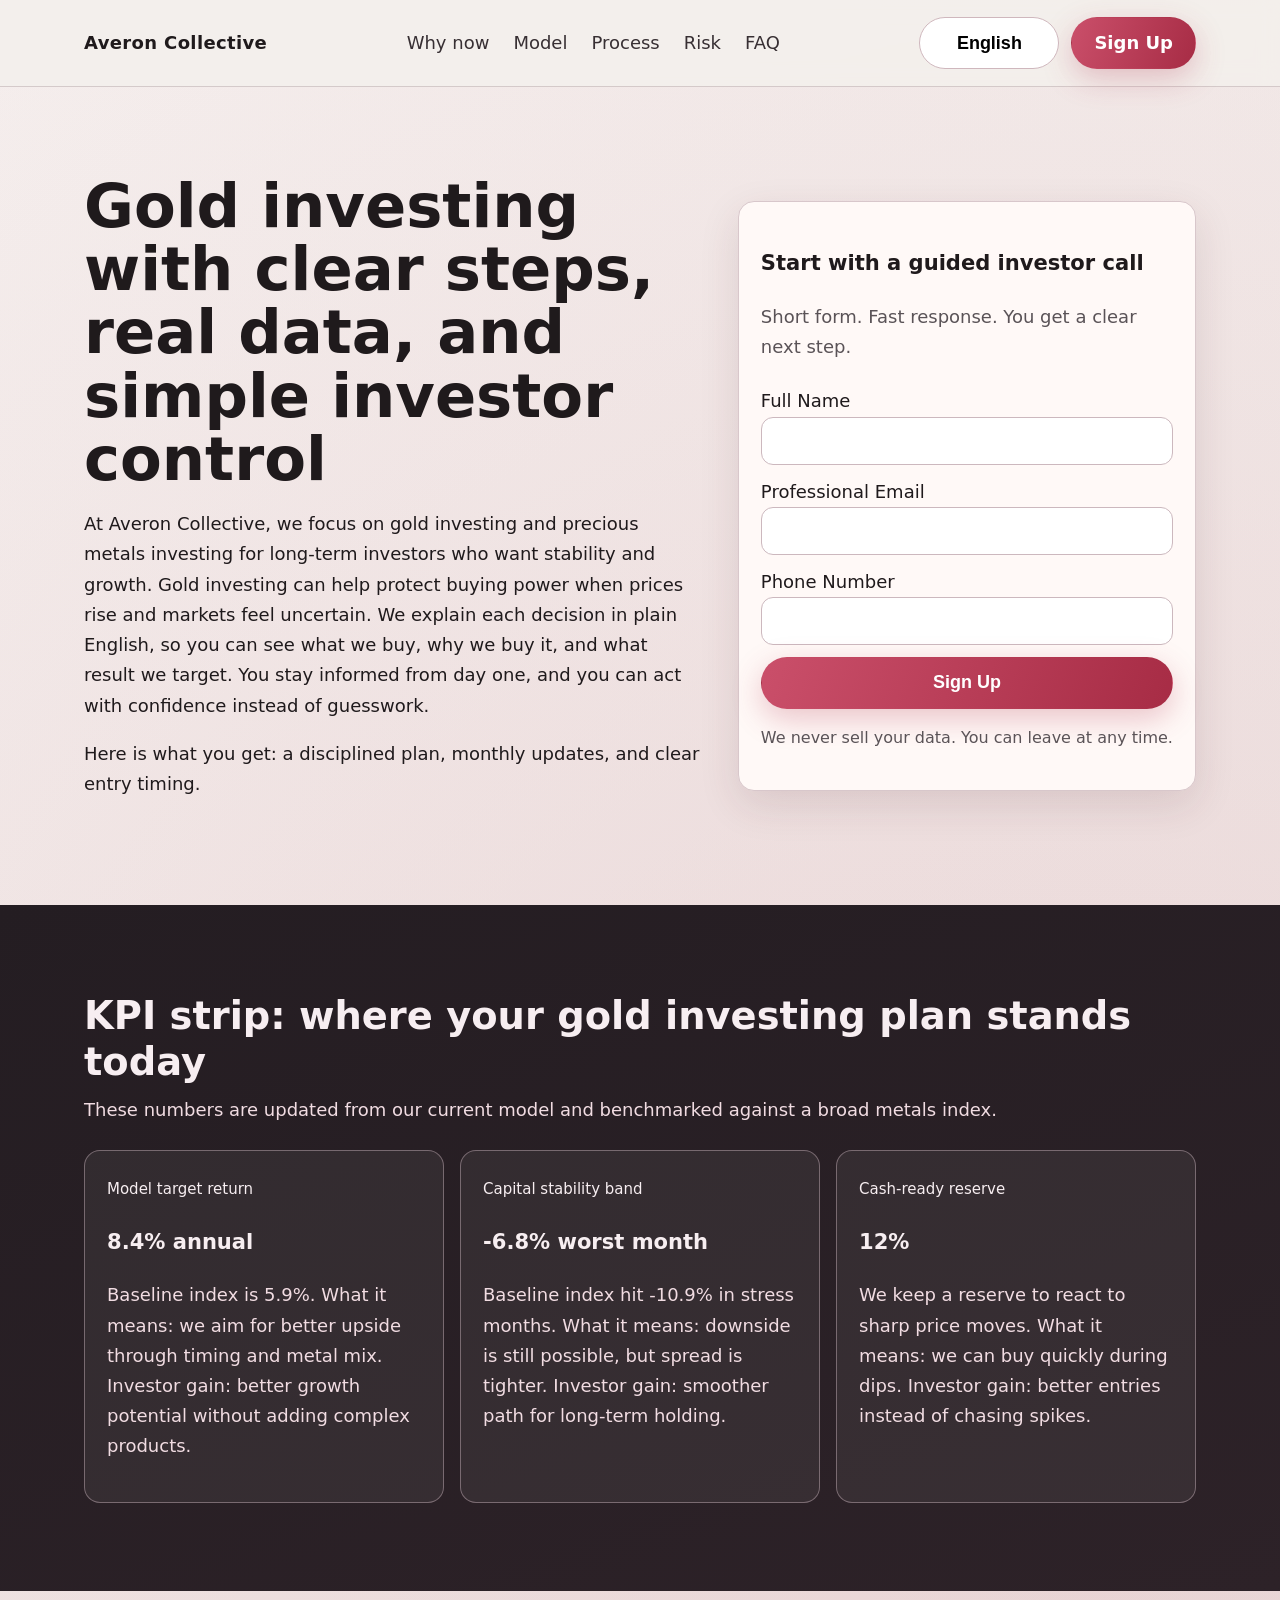
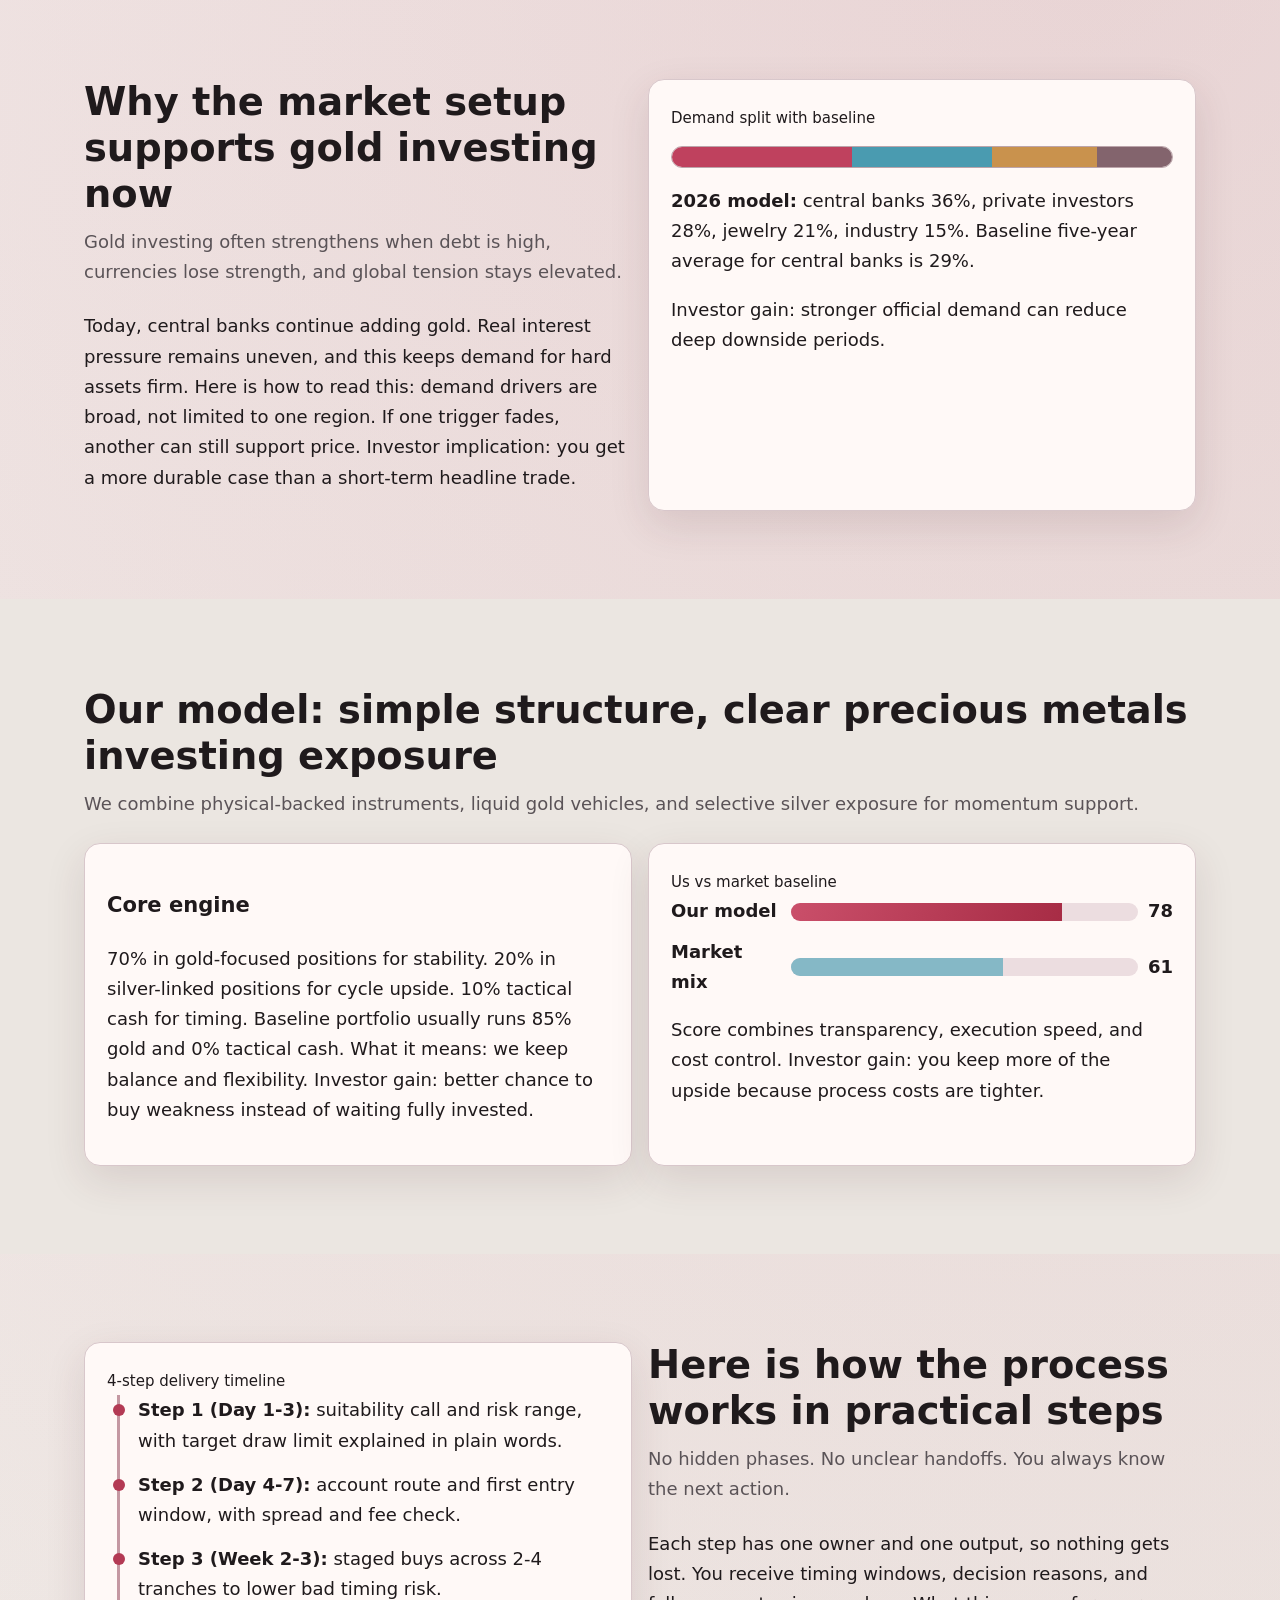
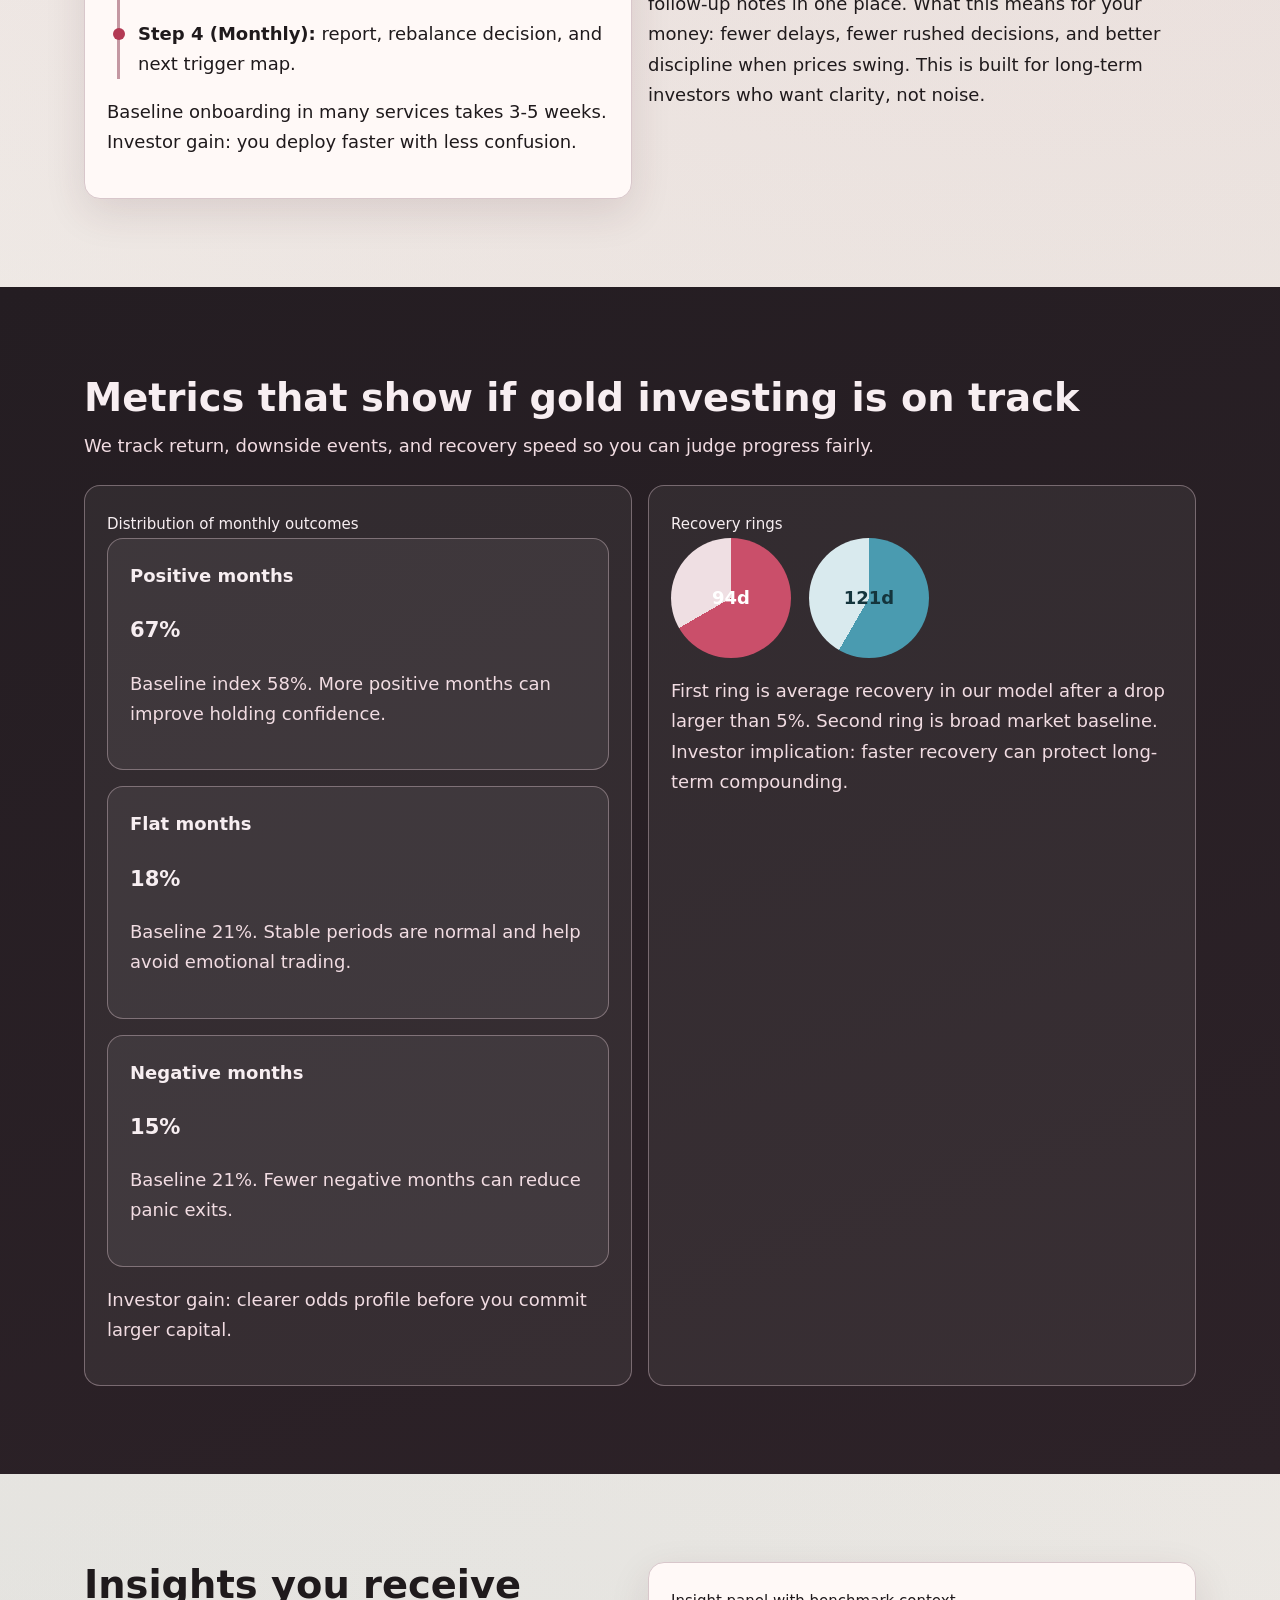
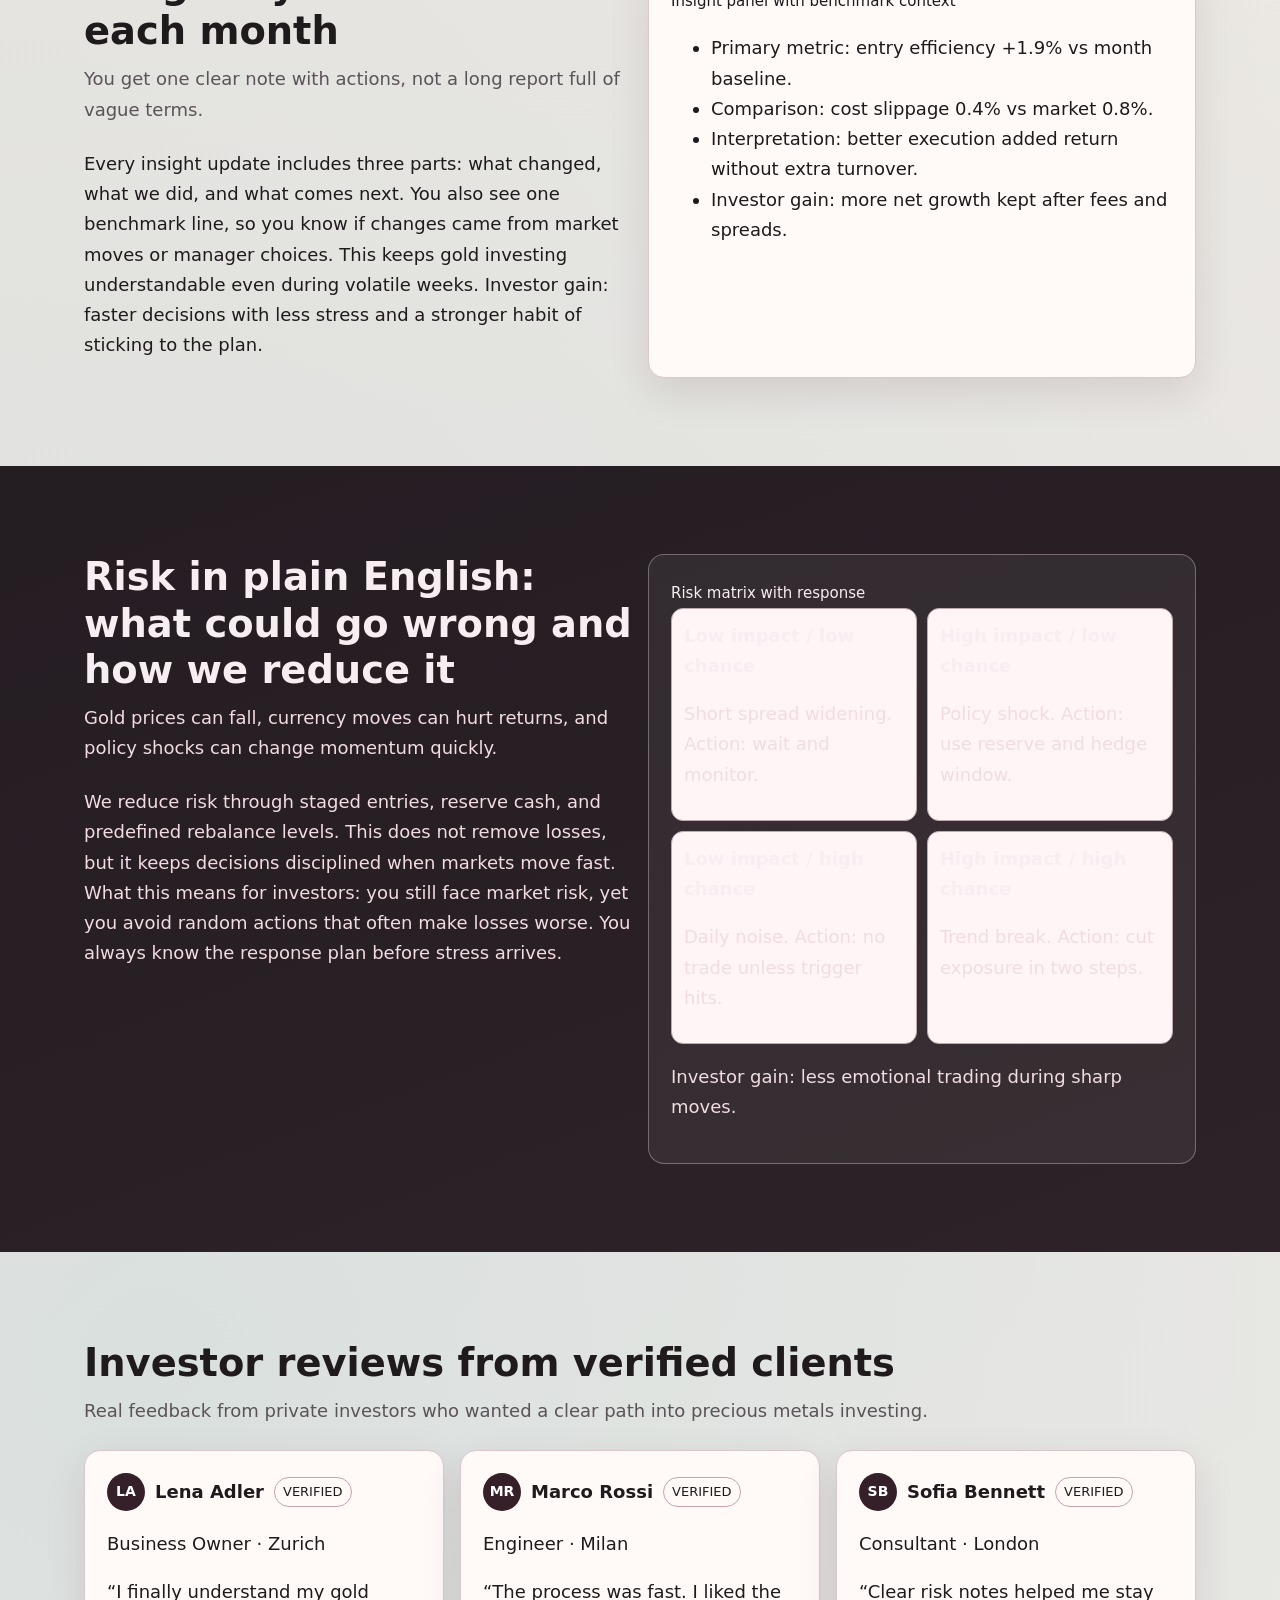
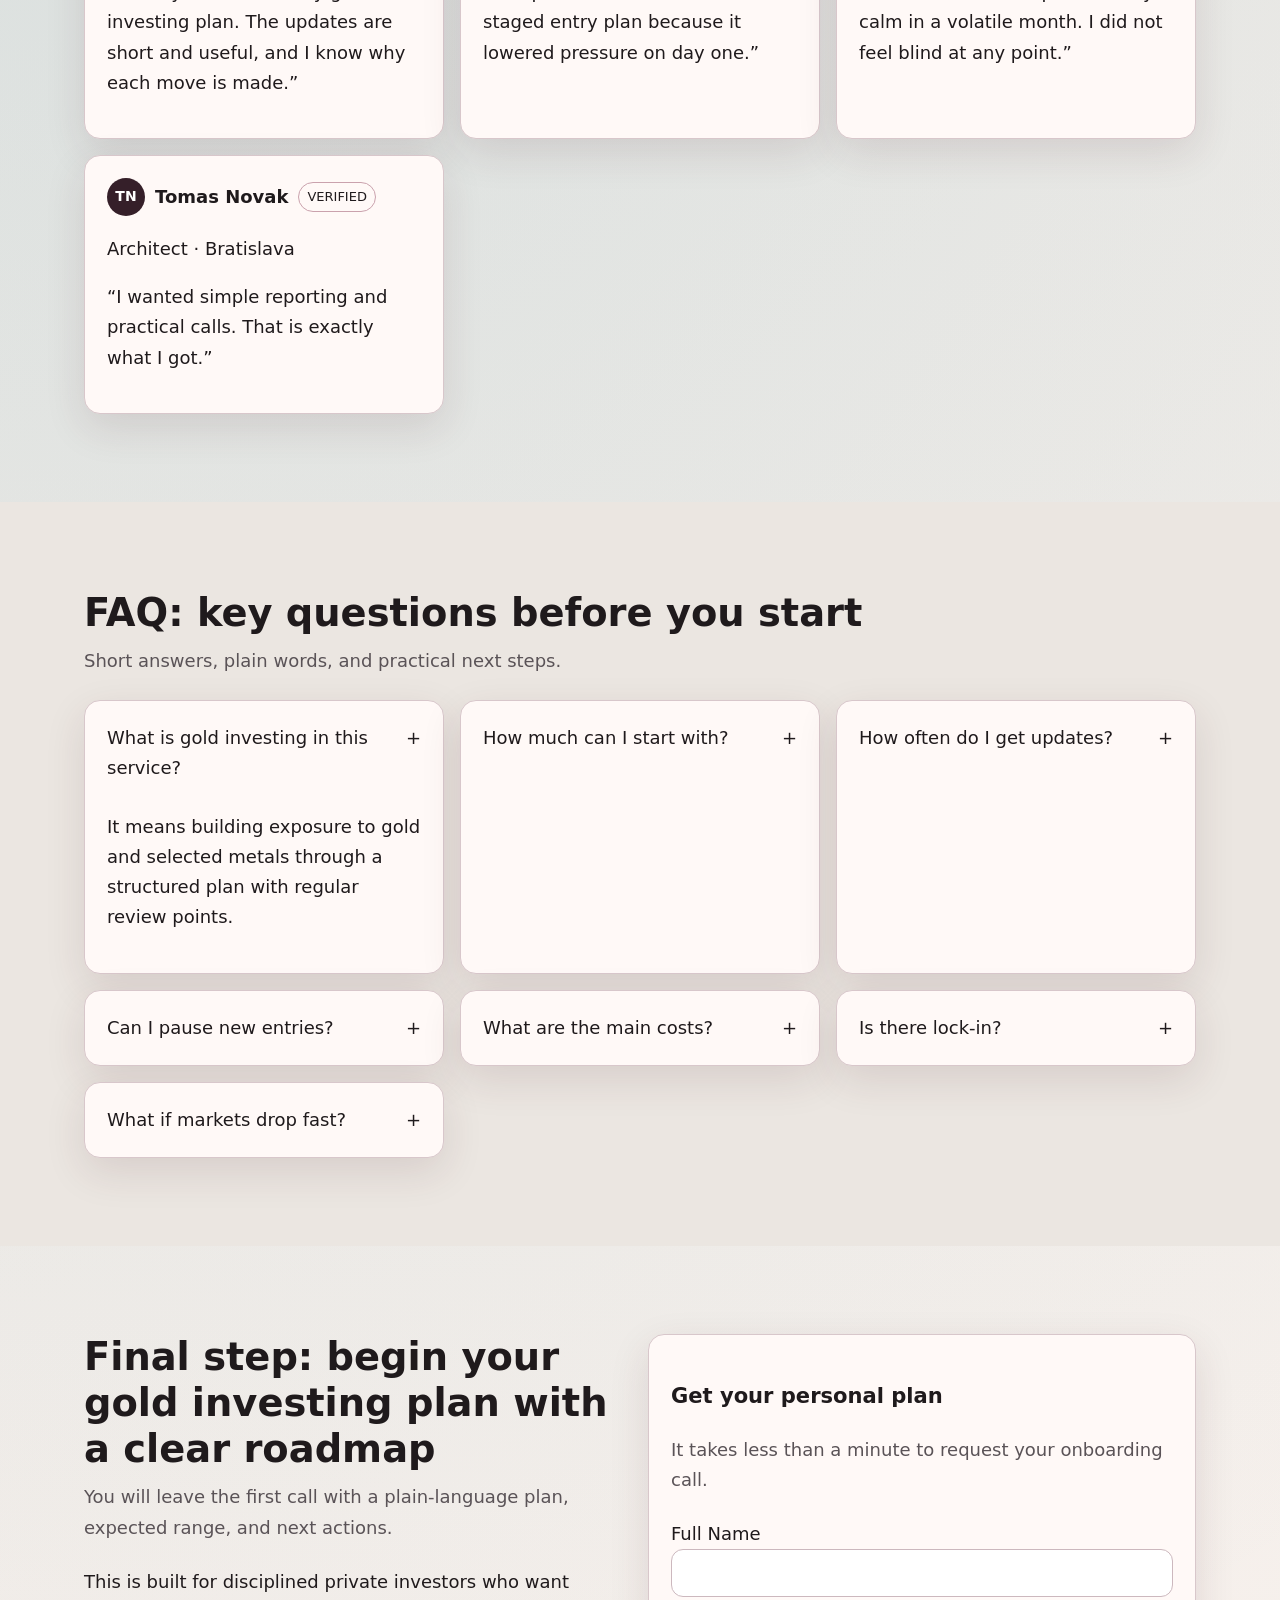
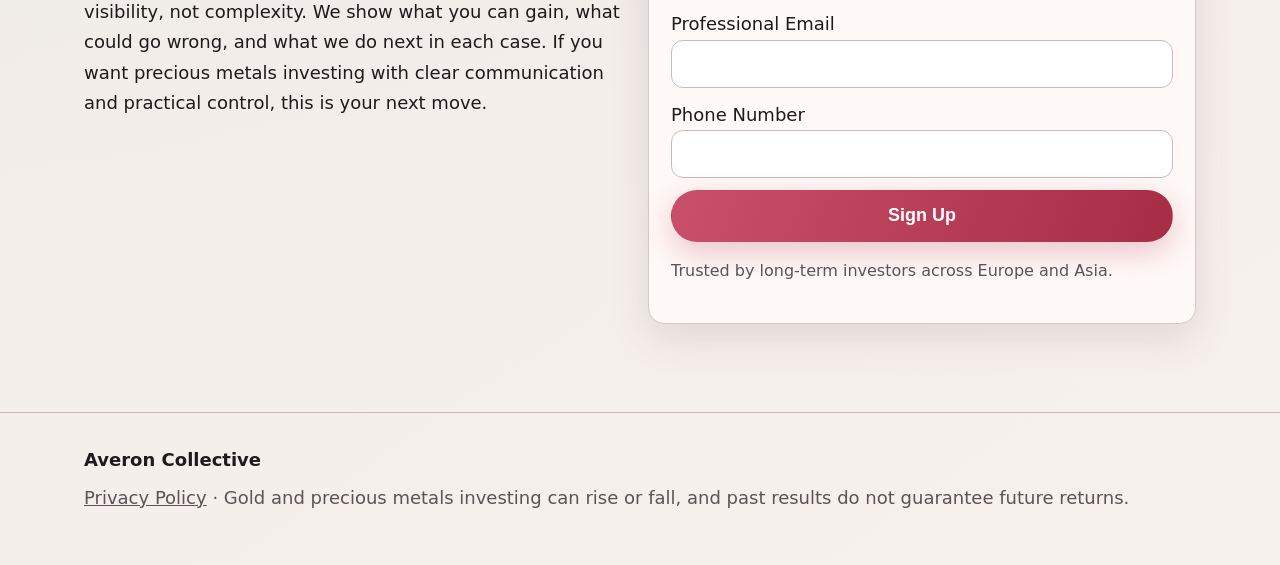
<file: index.html>
<!DOCTYPE html>
<html lang="en">
<head>
  <meta charset="UTF-8" />
  <meta name="viewport" content="width=device-width, initial-scale=1.0" />
  <title>Averon Collective | Gold Investing for Long-Term Private Investors</title>
  <meta name="description" content="Gold investing and precious metals investing with clear steps, transparent updates, and practical risk control for private investors." />
  <link rel="canonical" href="https://averoncollective.com/index.html" />
  <link rel="alternate" hreflang="en" href="https://averoncollective.com/index.html" />
  <link rel="alternate" hreflang="de" href="https://averoncollective.com/de/index.html" />
  <link rel="alternate" hreflang="fr" href="https://averoncollective.com/fr/index.html" />
  <link rel="alternate" hreflang="es" href="https://averoncollective.com/es/index.html" />
  <link rel="alternate" hreflang="it" href="https://averoncollective.com/it/index.html" />
  <link rel="alternate" hreflang="tr" href="https://averoncollective.com/tr/index.html" />
  <link rel="alternate" hreflang="pt" href="https://averoncollective.com/pt/index.html" />
  <link rel="alternate" hreflang="jp" href="https://averoncollective.com/jp/index.html" />
  <link rel="alternate" hreflang="sk" href="https://averoncollective.com/sk/index.html" />
  <link rel="alternate" hreflang="be" href="https://averoncollective.com/be/index.html" />
  <meta property="og:title" content="Averon Collective | Gold Investing for Long-Term Private Investors" />
  <meta property="og:description" content="Gold investing and precious metals investing with clear steps, transparent updates, and practical risk control for private investors." />
  <meta property="og:type" content="website" />
  <meta property="og:url" content="https://averoncollective.com/index.html" />
  <meta property="og:image" content="https://averoncollective.com/assets/img/og.jpg" />
  <meta name="twitter:card" content="summary_large_image" />
  <meta name="twitter:title" content="Averon Collective | Gold Investing for Long-Term Private Investors" />
  <meta name="twitter:description" content="Gold investing and precious metals investing with clear steps, transparent updates, and practical risk control for private investors." />
  <link rel="stylesheet" href="assets/style.css" />
  <script defer src="assets/app.js"></script>
</head>
<body>
<header class="site-header">
  <div class="container header-wrap">
    <a class="brand" href="index.html">Averon Collective</a>
    <nav class="main-nav" aria-label="Main navigation">
      <a href="#market">Why now</a><a href="#model">Model</a><a href="#process">Process</a><a href="#risk">Risk</a><a href="#faq">FAQ</a>
    </nav>
    <div class="right-zone">
      <div class="lang">
        <button class="lang-pill" aria-expanded="false">English</button>
        <div class="lang-menu" role="menu">
          <a class="lang-link" href="index.html"><svg class="flag" viewBox="0 0 20 14"><rect width="20" height="14" fill="#012169"/><path d="M0 0L20 14M20 0L0 14" stroke="#fff" stroke-width="3"/><path d="M0 0L20 14M20 0L0 14" stroke="#c8102e" stroke-width="1.6"/><path d="M10 0v14M0 7h20" stroke="#fff" stroke-width="4"/><path d="M10 0v14M0 7h20" stroke="#c8102e" stroke-width="2"/></svg>English</a>
          <a class="lang-link" href="de/index.html"><svg class="flag" viewBox="0 0 20 14"><rect width="20" height="14" fill="#000"/><rect y="4.66" width="20" height="4.66" fill="#dd0000"/><rect y="9.33" width="20" height="4.66" fill="#ffce00"/></svg>Deutsch</a>
          <a class="lang-link" href="fr/index.html"><svg class="flag" viewBox="0 0 20 14"><rect width="6.66" height="14" fill="#0055a4"/><rect x="6.66" width="6.66" height="14" fill="#fff"/><rect x="13.33" width="6.66" height="14" fill="#ef4135"/></svg>Français</a>
          <a class="lang-link" href="es/index.html"><svg class="flag" viewBox="0 0 20 14"><rect width="20" height="14" fill="#aa151b"/><rect y="3.5" width="20" height="7" fill="#f1bf00"/></svg>Español</a>
          <a class="lang-link" href="it/index.html"><svg class="flag" viewBox="0 0 20 14"><rect width="6.66" height="14" fill="#009246"/><rect x="6.66" width="6.66" height="14" fill="#fff"/><rect x="13.33" width="6.66" height="14" fill="#ce2b37"/></svg>Italiano</a>
          <a class="lang-link" href="tr/index.html"><svg class="flag" viewBox="0 0 20 14"><rect width="20" height="14" fill="#e30a17"/><circle cx="8" cy="7" r="3.2" fill="#fff"/><circle cx="8.8" cy="7" r="2.6" fill="#e30a17"/><circle cx="11.6" cy="7" r="1.2" fill="#fff"/></svg>Türkçe</a>
          <a class="lang-link" href="pt/index.html"><svg class="flag" viewBox="0 0 20 14"><rect width="8" height="14" fill="#006600"/><rect x="8" width="6" height="14" fill="#ff0000"/><rect x="14" width="6" height="14" fill="#ffcc00"/></svg>Português</a>
          <a class="lang-link" href="jp/index.html"><svg class="flag" viewBox="0 0 20 14"><rect width="20" height="14" fill="#fff"/><circle cx="10" cy="7" r="3" fill="#bc002d"/></svg>日本語</a>
          <a class="lang-link" href="sk/index.html"><svg class="flag" viewBox="0 0 20 14"><rect width="20" height="4.66" fill="#fff"/><rect y="4.66" width="20" height="4.66" fill="#0b4ea2"/><rect y="9.33" width="20" height="4.66" fill="#ee1c25"/></svg>Slovenčina</a>
          <a class="lang-link" href="be/index.html"><svg class="flag" viewBox="0 0 20 14"><rect width="20" height="14" fill="#000"/><rect x="6.66" width="6.66" height="14" fill="#ffd90c"/><rect x="13.33" width="6.66" height="14" fill="#ef3340"/></svg>Belgium</a>
        </div>
      </div>
      <a class="btn" href="#lead">Sign Up</a>
      <button class="burger" aria-label="Open menu">☰</button>
    </div>
  </div>
</header>

<div class="drawer-overlay"></div>
<aside class="mobile-drawer" aria-label="Mobile menu">
  <button class="drawer-close close-x">X</button>
  <p><a class="brand" href="index.html">Averon Collective</a></p>
  <nav class="form-stack" style="margin:16px 0 20px">
    <a href="#market">Why now</a><a href="#model">Model</a><a href="#process">Process</a><a href="#risk">Risk</a><a href="#faq">FAQ</a>
  </nav>
  <div class="lang" style="margin-bottom:14px">
    <button class="lang-pill">English</button>
    <div class="lang-menu" style="position:static;display:block;box-shadow:none;border:none;padding:0">
      <a class="lang-link" href="index.html">English</a><a class="lang-link" href="de/index.html">Deutsch</a><a class="lang-link" href="fr/index.html">Français</a>
      <a class="lang-link" href="es/index.html">Español</a><a class="lang-link" href="it/index.html">Italiano</a><a class="lang-link" href="tr/index.html">Türkçe</a>
      <a class="lang-link" href="pt/index.html">Português</a><a class="lang-link" href="jp/index.html">日本語</a><a class="lang-link" href="sk/index.html">Slovenčina</a><a class="lang-link" href="be/index.html">Belgium</a>
    </div>
  </div>
  <a class="btn" href="#lead">Sign Up</a>
</aside>

<main>
<section class="section hero reveal">
  <div class="container hero-grid">
    <div>
      <h1>Gold investing with clear steps, real data, and simple investor control</h1>
      <p>At Averon Collective, we focus on gold investing and precious metals investing for long-term investors who want stability and growth. Gold investing can help protect buying power when prices rise and markets feel uncertain. We explain each decision in plain English, so you can see what we buy, why we buy it, and what result we target. You stay informed from day one, and you can act with confidence instead of guesswork.</p>
      <p>Here is what you get: a disciplined plan, monthly updates, and clear entry timing.</p>
    </div>
    <div class="hero-panel" id="lead">
      <h3>Start with a guided investor call</h3>
      <p class="lead">Short form. Fast response. You get a clear next step.</p>
      <form class="form-stack">
        <label>Full Name<input name="name" autocomplete="name" required /></label>
        <label>Professional Email<input type="email" name="email" autocomplete="email" required /></label>
        <label>Phone Number<input type="tel" name="phone" autocomplete="tel" required /></label>
        <button class="btn" type="submit">Sign Up</button>
      </form>
      <p class="trust">We never sell your data. You can leave at any time.</p>
    </div>
  </div>
</section>

<section class="section dark reveal">
  <div class="container">
    <h2>KPI strip: where your gold investing plan stands today</h2>
    <p class="lead">These numbers are updated from our current model and benchmarked against a broad metals index.</p>
    <div class="grid-3">
      <article class="card"><small>Model target return</small><h3>8.4% annual</h3><p>Baseline index is 5.9%. What it means: we aim for better upside through timing and metal mix. Investor gain: better growth potential without adding complex products.</p></article>
      <article class="card"><small>Capital stability band</small><h3>-6.8% worst month</h3><p>Baseline index hit -10.9% in stress months. What it means: downside is still possible, but spread is tighter. Investor gain: smoother path for long-term holding.</p></article>
      <article class="card"><small>Cash-ready reserve</small><h3>12%</h3><p>We keep a reserve to react to sharp price moves. What it means: we can buy quickly during dips. Investor gain: better entries instead of chasing spikes.</p></article>
    </div>
  </div>
</section>

<section class="section reveal" id="market">
  <div class="container grid-2">
    <div>
      <h2>Why the market setup supports gold investing now</h2>
      <p class="lead">Gold investing often strengthens when debt is high, currencies lose strength, and global tension stays elevated.</p>
      <p>Today, central banks continue adding gold. Real interest pressure remains uneven, and this keeps demand for hard assets firm. Here is how to read this: demand drivers are broad, not limited to one region. If one trigger fades, another can still support price. Investor implication: you get a more durable case than a short-term headline trade.</p>
    </div>
    <div class="visual-card">
      <small>Demand split with baseline</small>
      <div class="stack-bar"><span class="seg-a"></span><span class="seg-b"></span><span class="seg-c"></span><span class="seg-d"></span></div>
      <p><strong>2026 model:</strong> central banks 36%, private investors 28%, jewelry 21%, industry 15%. Baseline five-year average for central banks is 29%.</p>
      <p>Investor gain: stronger official demand can reduce deep downside periods.</p>
    </div>
  </div>
</section>

<section class="section reveal" id="model" style="background:var(--bg-soft)">
  <div class="container">
    <h2>Our model: simple structure, clear precious metals investing exposure</h2>
    <p class="lead">We combine physical-backed instruments, liquid gold vehicles, and selective silver exposure for momentum support.</p>
    <div class="grid-2">
      <article class="card"><h3>Core engine</h3><p>70% in gold-focused positions for stability. 20% in silver-linked positions for cycle upside. 10% tactical cash for timing. Baseline portfolio usually runs 85% gold and 0% tactical cash. What it means: we keep balance and flexibility. Investor gain: better chance to buy weakness instead of waiting fully invested.</p></article>
      <article class="visual-card"><small>Us vs market baseline</small><div class="compare"><div class="compare-row"><b>Our model</b><div class="bar"><span style="width:78%"></span></div><b>78</b></div><div class="compare-row"><b>Market mix</b><div class="bar market"><span style="width:61%"></span></div><b>61</b></div></div><p>Score combines transparency, execution speed, and cost control. Investor gain: you keep more of the upside because process costs are tighter.</p></article>
    </div>
  </div>
</section>

<section class="section reveal" id="process">
  <div class="container grid-2">
    <div class="visual-card">
      <small>4-step delivery timeline</small>
      <div class="timeline">
        <div class="step"><b>Step 1 (Day 1-3):</b> suitability call and risk range, with target draw limit explained in plain words.</div>
        <div class="step"><b>Step 2 (Day 4-7):</b> account route and first entry window, with spread and fee check.</div>
        <div class="step"><b>Step 3 (Week 2-3):</b> staged buys across 2-4 tranches to lower bad timing risk.</div>
        <div class="step"><b>Step 4 (Monthly):</b> report, rebalance decision, and next trigger map.</div>
      </div>
      <p>Baseline onboarding in many services takes 3-5 weeks. Investor gain: you deploy faster with less confusion.</p>
    </div>
    <div>
      <h2>Here is how the process works in practical steps</h2>
      <p class="lead">No hidden phases. No unclear handoffs. You always know the next action.</p>
      <p>Each step has one owner and one output, so nothing gets lost. You receive timing windows, decision reasons, and follow-up notes in one place. What this means for your money: fewer delays, fewer rushed decisions, and better discipline when prices swing. This is built for long-term investors who want clarity, not noise.</p>
    </div>
  </div>
</section>

<section class="section dark reveal">
  <div class="container">
    <h2>Metrics that show if gold investing is on track</h2>
    <p class="lead">We track return, downside events, and recovery speed so you can judge progress fairly.</p>
    <div class="grid-2">
      <article class="visual-card"><small>Distribution of monthly outcomes</small><div class="grid-3"><div class="card"><b>Positive months</b><h3>67%</h3><p>Baseline index 58%. More positive months can improve holding confidence.</p></div><div class="card"><b>Flat months</b><h3>18%</h3><p>Baseline 21%. Stable periods are normal and help avoid emotional trading.</p></div><div class="card"><b>Negative months</b><h3>15%</h3><p>Baseline 21%. Fewer negative months can reduce panic exits.</p></div></div><p>Investor gain: clearer odds profile before you commit larger capital.</p></article>
      <article class="visual-card"><small>Recovery rings</small><div class="rings"><div class="ring">94d</div><div class="ring alt">121d</div></div><p>First ring is average recovery in our model after a drop larger than 5%. Second ring is broad market baseline. Investor implication: faster recovery can protect long-term compounding.</p></article>
    </div>
  </div>
</section>

<section class="section reveal">
  <div class="container grid-2">
    <div>
      <h2>Insights you receive each month</h2>
      <p class="lead">You get one clear note with actions, not a long report full of vague terms.</p>
      <p>Every insight update includes three parts: what changed, what we did, and what comes next. You also see one benchmark line, so you know if changes came from market moves or manager choices. This keeps gold investing understandable even during volatile weeks. Investor gain: faster decisions with less stress and a stronger habit of sticking to the plan.</p>
    </div>
    <div class="card">
      <small>Insight panel with benchmark context</small>
      <ul>
        <li>Primary metric: entry efficiency +1.9% vs month baseline.</li>
        <li>Comparison: cost slippage 0.4% vs market 0.8%.</li>
        <li>Interpretation: better execution added return without extra turnover.</li>
        <li>Investor gain: more net growth kept after fees and spreads.</li>
      </ul>
    </div>
  </div>
</section>

<section class="section dark reveal" id="risk">
  <div class="container grid-2">
    <div>
      <h2>Risk in plain English: what could go wrong and how we reduce it</h2>
      <p class="lead">Gold prices can fall, currency moves can hurt returns, and policy shocks can change momentum quickly.</p>
      <p>We reduce risk through staged entries, reserve cash, and predefined rebalance levels. This does not remove losses, but it keeps decisions disciplined when markets move fast. What this means for investors: you still face market risk, yet you avoid random actions that often make losses worse. You always know the response plan before stress arrives.</p>
    </div>
    <div class="visual-card">
      <small>Risk matrix with response</small>
      <div class="risk-matrix">
        <div class="risk-cell"><b>Low impact / low chance</b><p>Short spread widening. Action: wait and monitor.</p></div>
        <div class="risk-cell"><b>High impact / low chance</b><p>Policy shock. Action: use reserve and hedge window.</p></div>
        <div class="risk-cell"><b>Low impact / high chance</b><p>Daily noise. Action: no trade unless trigger hits.</p></div>
        <div class="risk-cell"><b>High impact / high chance</b><p>Trend break. Action: cut exposure in two steps.</p></div>
      </div>
      <p>Investor gain: less emotional trading during sharp moves.</p>
    </div>
  </div>
</section>

<section class="section reveal">
  <div class="container">
    <h2>Investor reviews from verified clients</h2>
    <p class="lead">Real feedback from private investors who wanted a clear path into precious metals investing.</p>
    <div class="grid-2">
      <article class="review"><div class="review-head"><span class="avatar">LA</span><b>Lena Adler</b><span class="verified">VERIFIED</span></div><p>Business Owner · Zurich</p><p>“I finally understand my gold investing plan. The updates are short and useful, and I know why each move is made.”</p></article>
      <article class="review"><div class="review-head"><span class="avatar">MR</span><b>Marco Rossi</b><span class="verified">VERIFIED</span></div><p>Engineer · Milan</p><p>“The process was fast. I liked the staged entry plan because it lowered pressure on day one.”</p></article>
      <article class="review"><div class="review-head"><span class="avatar">SB</span><b>Sofia Bennett</b><span class="verified">VERIFIED</span></div><p>Consultant · London</p><p>“Clear risk notes helped me stay calm in a volatile month. I did not feel blind at any point.”</p></article>
      <article class="review"><div class="review-head"><span class="avatar">TN</span><b>Tomas Novak</b><span class="verified">VERIFIED</span></div><p>Architect · Bratislava</p><p>“I wanted simple reporting and practical calls. That is exactly what I got.”</p></article>
    </div>
  </div>
</section>

<section class="section reveal" id="faq" style="background:var(--bg-soft)">
  <div class="container">
    <h2>FAQ: key questions before you start</h2>
    <p class="lead">Short answers, plain words, and practical next steps.</p>
    <div class="grid-2">
      <article class="faq-item open"><button>What is gold investing in this service?<span>+</span></button><div class="answer"><p>It means building exposure to gold and selected metals through a structured plan with regular review points.</p></div></article>
      <article class="faq-item"><button>How much can I start with?<span>+</span></button><div class="answer"><p>Start size depends on your goals and risk comfort. We define a practical range in the first call.</p></div></article>
      <article class="faq-item"><button>How often do I get updates?<span>+</span></button><div class="answer"><p>You receive monthly updates and event-driven notes when market conditions change quickly.</p></div></article>
      <article class="faq-item"><button>Can I pause new entries?<span>+</span></button><div class="answer"><p>Yes. You can pause staged entries and keep current holdings while we review conditions.</p></div></article>
      <article class="faq-item"><button>What are the main costs?<span>+</span></button><div class="answer"><p>Costs include execution spread and service fee. We show both clearly before any action.</p></div></article>
      <article class="faq-item"><button>Is there lock-in?<span>+</span></button><div class="answer"><p>No long lock-in by default. You get clear access terms before onboarding.</p></div></article>
      <article class="faq-item"><button>What if markets drop fast?<span>+</span></button><div class="answer"><p>We use predefined response levels, reserve cash, and staged decisions to reduce panic reactions.</p></div></article>
    </div>
  </div>
</section>

<section class="section reveal">
  <div class="container grid-2">
    <div>
      <h2>Final step: begin your gold investing plan with a clear roadmap</h2>
      <p class="lead">You will leave the first call with a plain-language plan, expected range, and next actions.</p>
      <p>This is built for disciplined private investors who want visibility, not complexity. We show what you can gain, what could go wrong, and what we do next in each case. If you want precious metals investing with clear communication and practical control, this is your next move.</p>
    </div>
    <div class="hero-panel">
      <h3>Get your personal plan</h3>
      <p class="lead">It takes less than a minute to request your onboarding call.</p>
      <form class="form-stack">
        <label>Full Name<input name="name2" required /></label>
        <label>Professional Email<input type="email" name="email2" required /></label>
        <label>Phone Number<input type="tel" name="phone2" required /></label>
        <button class="btn" type="submit">Sign Up</button>
      </form>
      <p class="trust">Trusted by long-term investors across Europe and Asia.</p>
    </div>
  </div>
</section>
</main>

<footer class="footer">
  <div class="container">
    <strong>Averon Collective</strong>
    <p><a href="#" data-open-privacy>Privacy Policy</a> · Gold and precious metals investing can rise or fall, and past results do not guarantee future returns.</p>
  </div>
</footer>

<div class="modal-wrap" aria-hidden="true">
  <div class="modal-bg"></div>
  <div class="modal" role="dialog" aria-modal="true" aria-label="Privacy Policy">
    <div class="modal-header"><h2>Privacy Policy</h2><button class="close-x" data-close-modal>X</button></div>
    <p><strong>Introduction:</strong> We protect your information and explain how we use it in plain language.</p>
    <p><strong>Data collection:</strong> We collect your name, professional email, phone number, and service interaction data.</p>
    <p><strong>Legal basis:</strong> We process data to deliver requested services, improve operations, and meet legal duties.</p>
    <p><strong>Cookies:</strong> We use essential and analytics cookies to keep the website stable and improve user experience.</p>
    <p><strong>Retention:</strong> We keep personal data only as long as needed for service delivery and legal recordkeeping.</p>
    <p><strong>Third-party sharing:</strong> We share data only with trusted providers for hosting, analytics, and communication support.</p>
    <p><strong>Security:</strong> We use access controls, encryption in transit, and regular checks to reduce unauthorized access risk.</p>
    <p><strong>User rights:</strong> You can request access, correction, deletion, or restriction of your data at any time.</p>
    <p><strong>International transfers:</strong> If data moves across borders, we use lawful safeguards and provider controls.</p>
    <p><strong>Industry risk disclosure:</strong> Investment services involve market uncertainty, and digital communications can carry operational risk.</p>
    <p><strong>Contact:</strong> privacy@averoncollective.com</p>
    <button class="close-btn" data-close-modal>Close</button>
  </div>
</div>

<script type="application/ld+json">
{"@context":"https://schema.org","@graph":[{"@type":"Organization","name":"Averon Collective","url":"https://averoncollective.com","email":"hello@averoncollective.com"},{"@type":"WebSite","name":"Averon Collective","url":"https://averoncollective.com"},{"@type":"FAQPage","mainEntity":[{"@type":"Question","name":"What is gold investing in this service?","acceptedAnswer":{"@type":"Answer","text":"It means building exposure to gold and selected metals through a structured plan with regular review points."}},{"@type":"Question","name":"How often do I get updates?","acceptedAnswer":{"@type":"Answer","text":"You receive monthly updates and event-driven notes when market conditions change quickly."}}]},{"@type":"Review","author":{"@type":"Person","name":"Lena Adler"},"reviewBody":"I finally understand my gold investing plan.","itemReviewed":{"@type":"Service","name":"Averon Collective Investor Program"}}]}
</script>
</body>
</html>
</file>
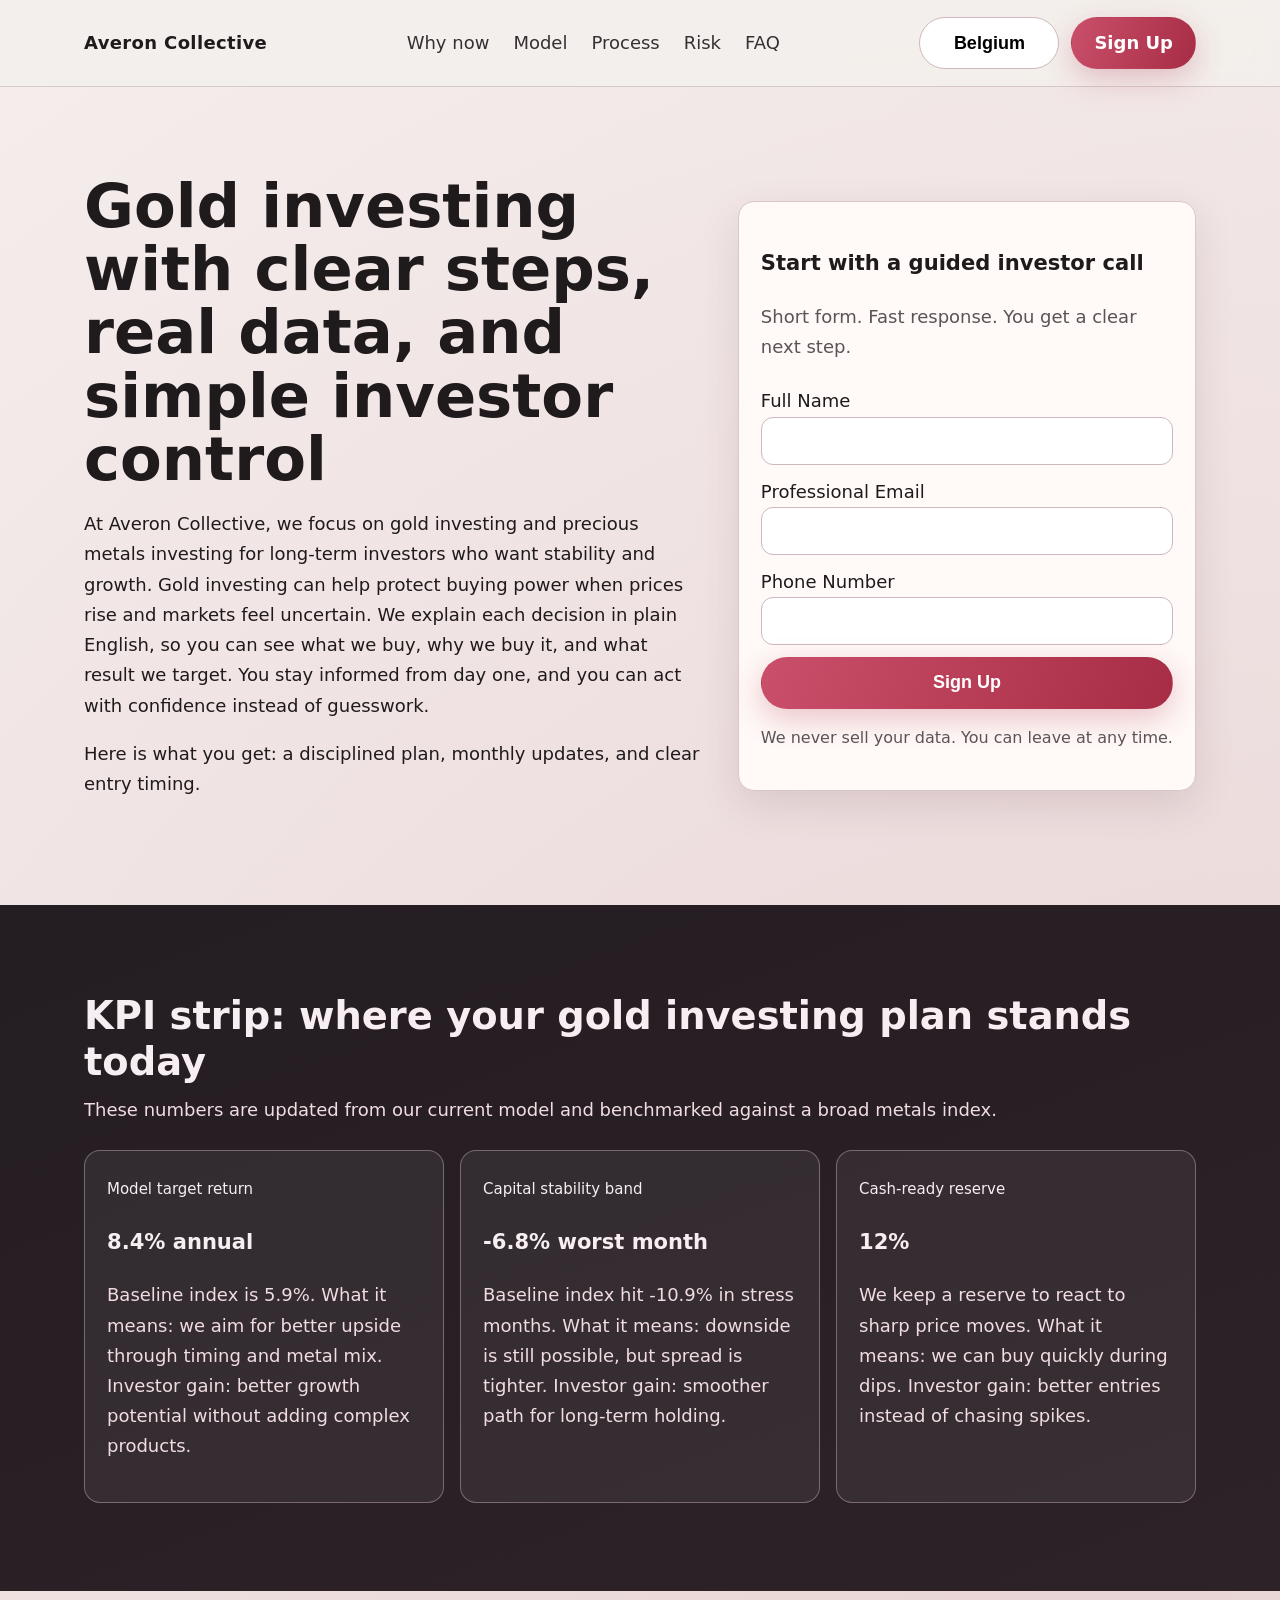
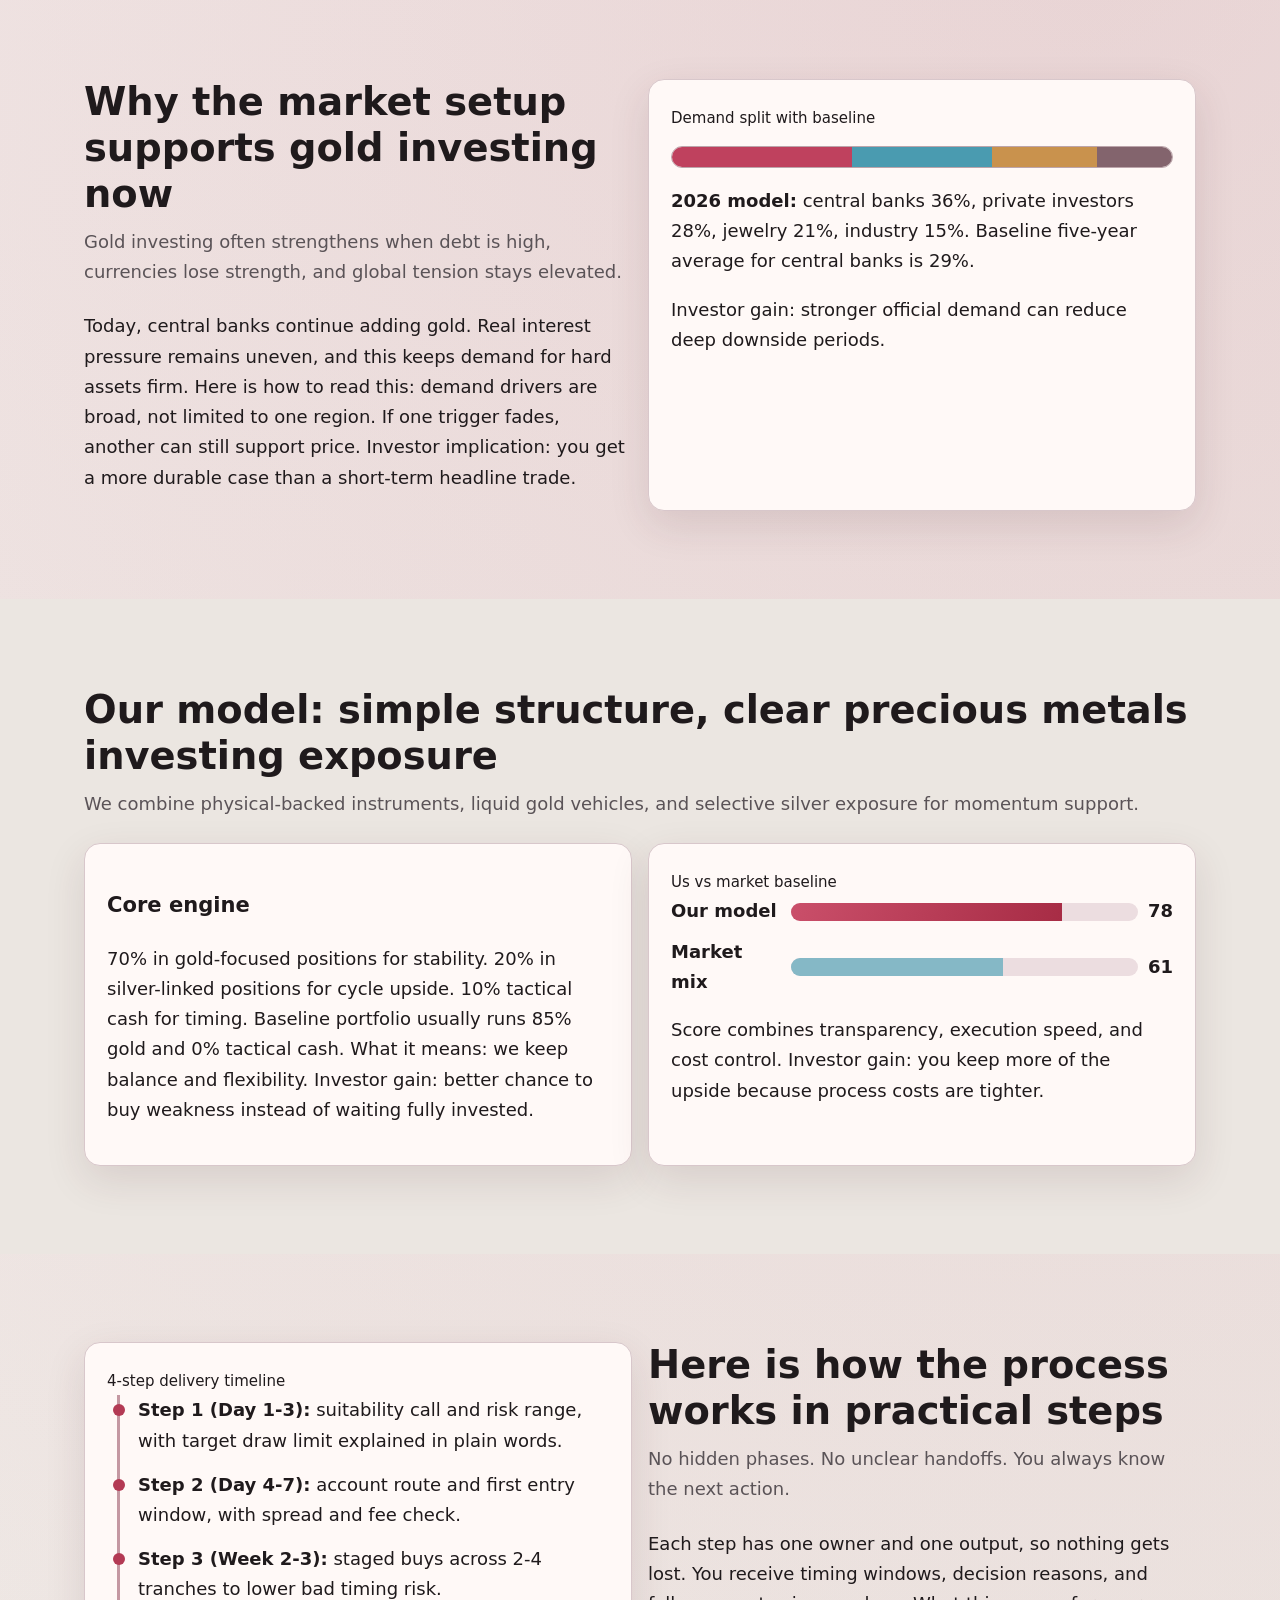
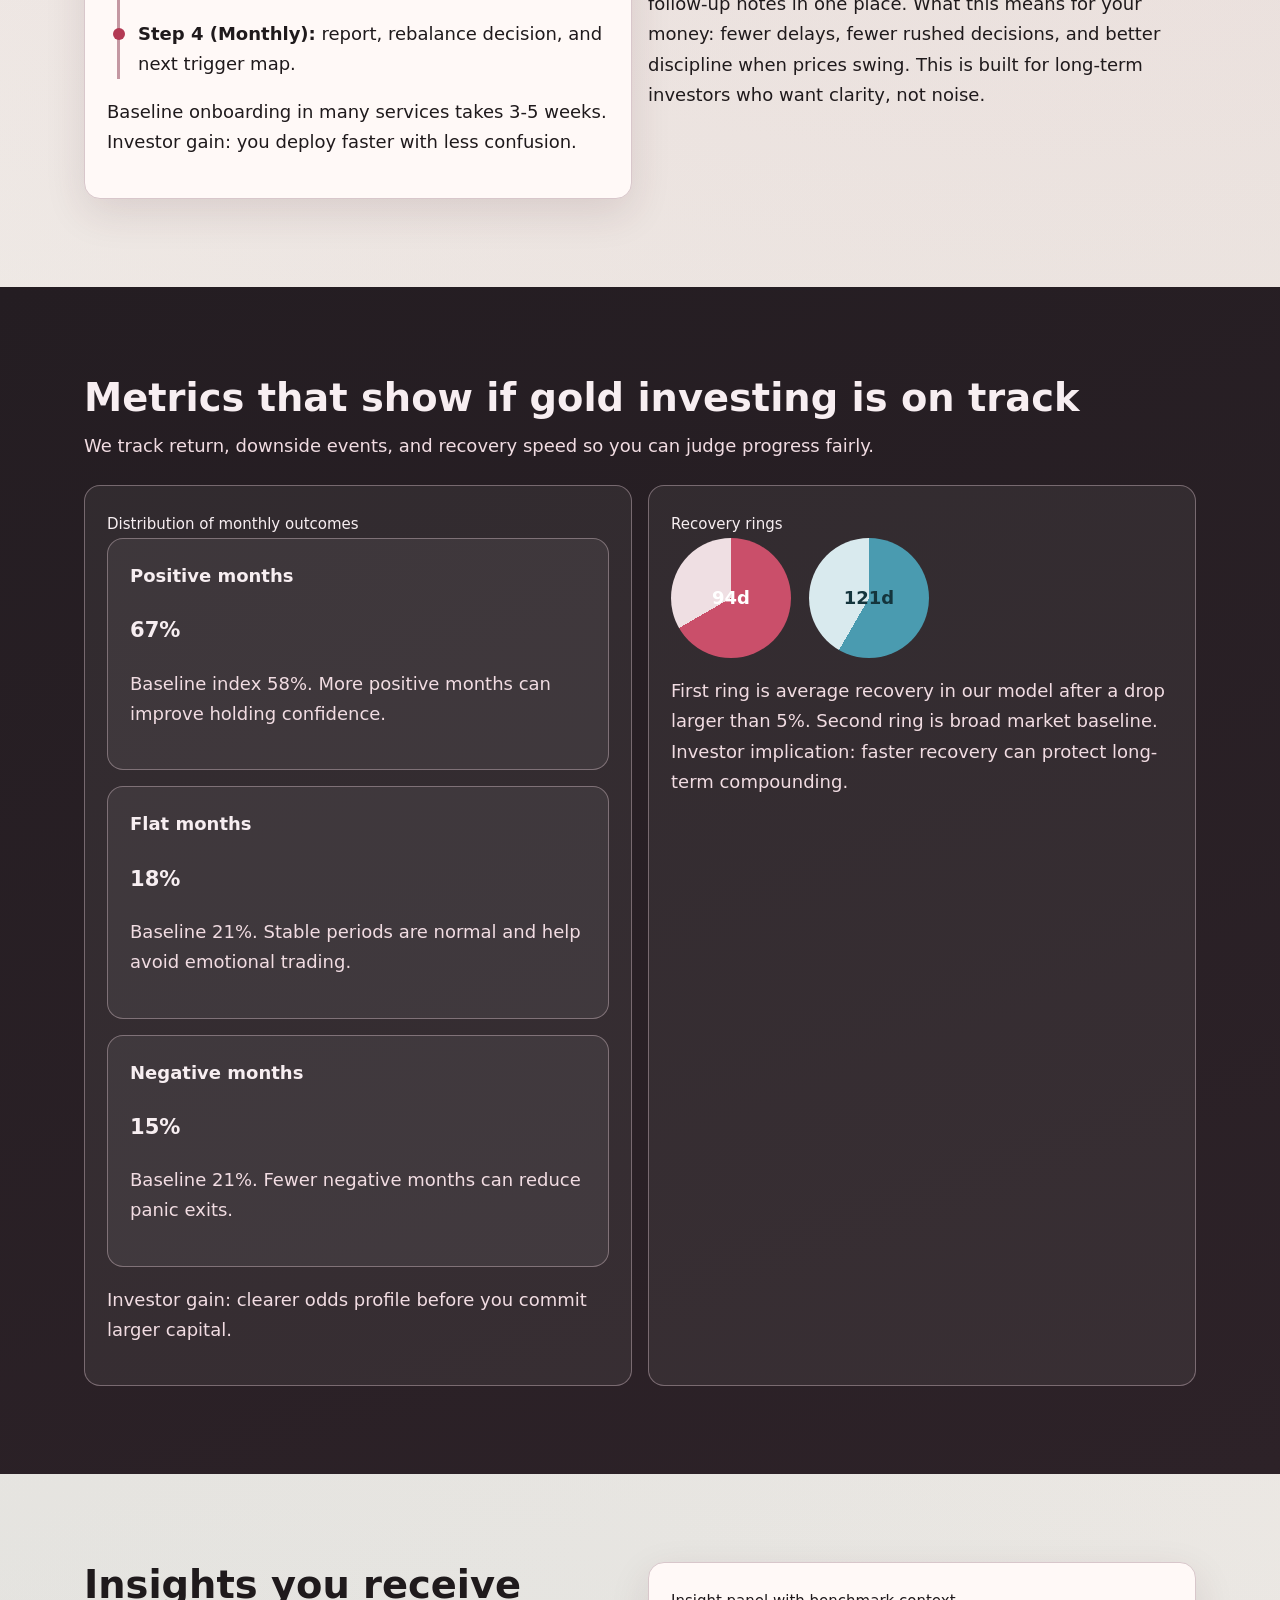
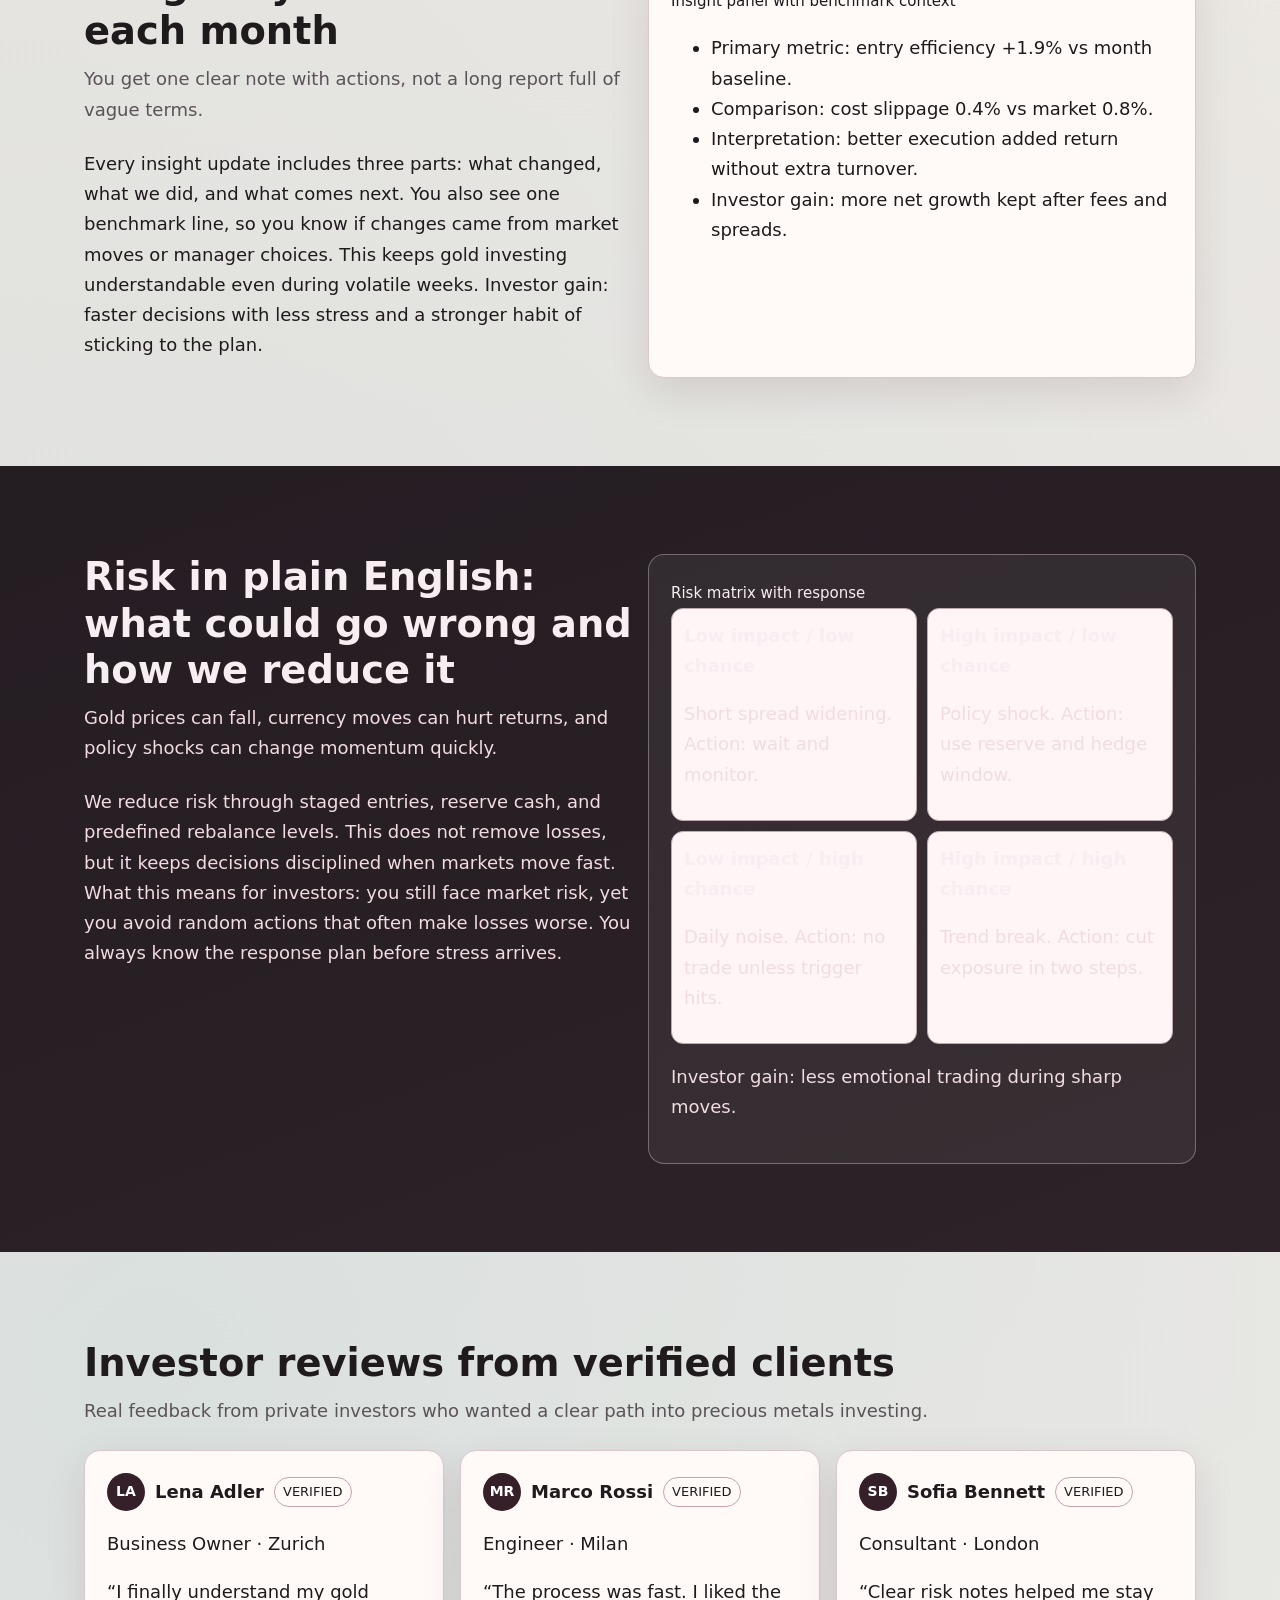
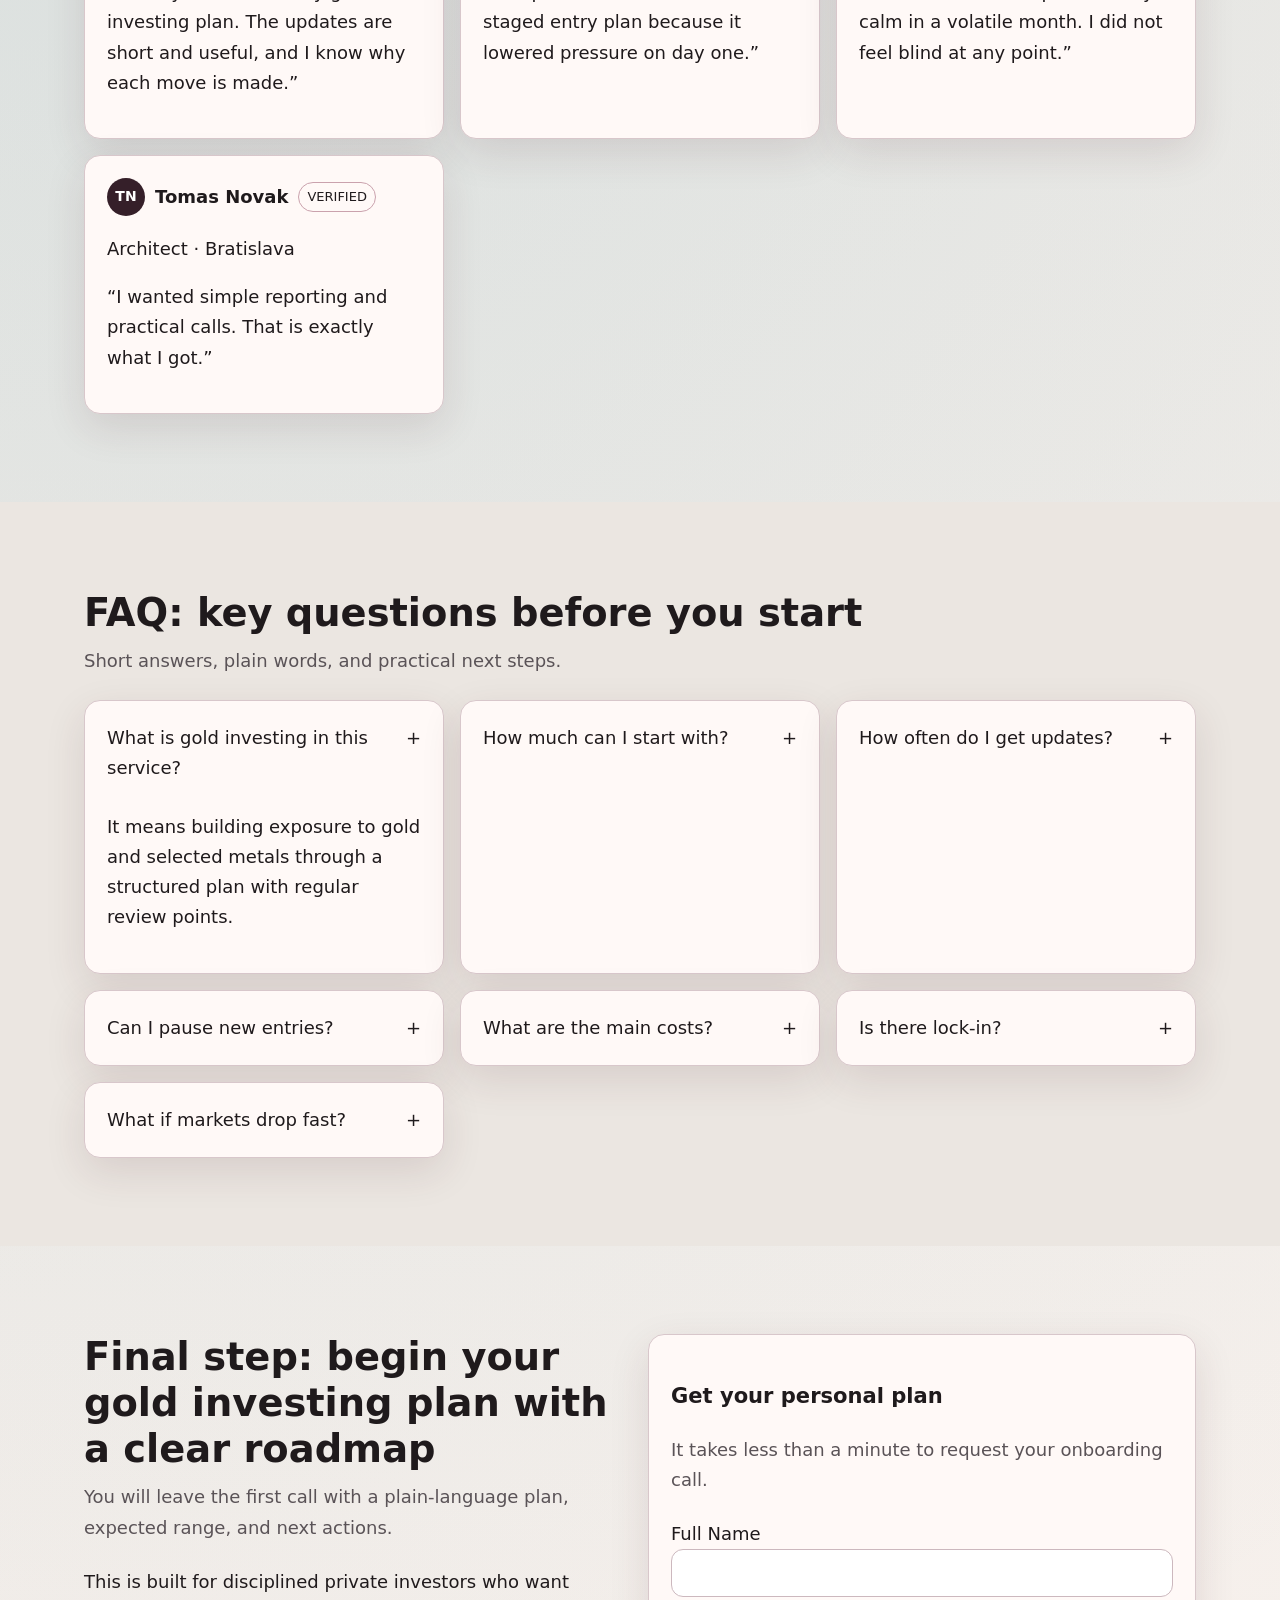
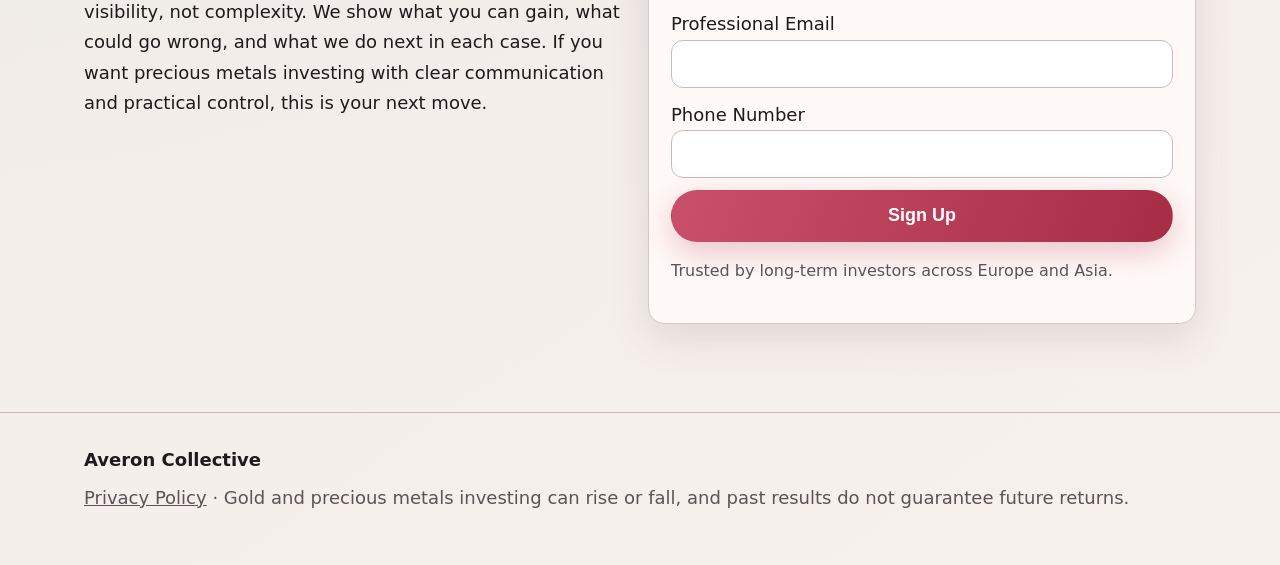
<file: be/index.html>
<!DOCTYPE html>
<html lang="en">
<head>
  <meta charset="UTF-8" />
  <meta name="viewport" content="width=device-width, initial-scale=1.0" />
  <title>Averon Collective BE | Start Gold Investing With Confidence</title>
  <meta name="description" content="Accessible premium page for private investors seeking clear gold investing exposure and risk-aware guidance." />
  <link rel="canonical" href="https://averoncollective.com/be/index.html" />
  <link rel="alternate" hreflang="en" href="https://averoncollective.com/index.html" />
  <link rel="alternate" hreflang="de" href="https://averoncollective.com/de/index.html" />
  <link rel="alternate" hreflang="fr" href="https://averoncollective.com/fr/index.html" />
  <link rel="alternate" hreflang="es" href="https://averoncollective.com/es/index.html" />
  <link rel="alternate" hreflang="it" href="https://averoncollective.com/it/index.html" />
  <link rel="alternate" hreflang="tr" href="https://averoncollective.com/tr/index.html" />
  <link rel="alternate" hreflang="pt" href="https://averoncollective.com/pt/index.html" />
  <link rel="alternate" hreflang="jp" href="https://averoncollective.com/jp/index.html" />
  <link rel="alternate" hreflang="sk" href="https://averoncollective.com/sk/index.html" />
  <link rel="alternate" hreflang="be" href="https://averoncollective.com/be/index.html" />
  <meta property="og:title" content="Averon Collective BE | Start Gold Investing With Confidence" />
  <meta property="og:description" content="Accessible premium page for private investors seeking clear gold investing exposure and risk-aware guidance." />
  <meta property="og:type" content="website" />
  <meta property="og:url" content="https://averoncollective.com/be/index.html" />
  <meta property="og:image" content="https://averoncollective.com/assets/img/og.jpg" />
  <meta name="twitter:card" content="summary_large_image" />
  <meta name="twitter:title" content="Averon Collective BE | Start Gold Investing With Confidence" />
  <meta name="twitter:description" content="Accessible premium page for private investors seeking clear gold investing exposure and risk-aware guidance." />
  <link rel="stylesheet" href="../assets/style.css" />
  <script defer src="../assets/app.js"></script>
</head>
<body>
<header class="site-header">
  <div class="container header-wrap">
    <a class="brand" href="../index.html">Averon Collective</a>
    <nav class="main-nav" aria-label="Main navigation">
      <a href="#market">Why now</a><a href="#model">Model</a><a href="#process">Process</a><a href="#risk">Risk</a><a href="#faq">FAQ</a>
    </nav>
    <div class="right-zone">
      <div class="lang">
        <button class="lang-pill" aria-expanded="false">Belgium</button>
        <div class="lang-menu" role="menu">
          <a class="lang-link" href="../index.html"><svg class="flag" viewBox="0 0 20 14"><rect width="20" height="14" fill="#012169"/><path d="M0 0L20 14M20 0L0 14" stroke="#fff" stroke-width="3"/><path d="M0 0L20 14M20 0L0 14" stroke="#c8102e" stroke-width="1.6"/><path d="M10 0v14M0 7h20" stroke="#fff" stroke-width="4"/><path d="M10 0v14M0 7h20" stroke="#c8102e" stroke-width="2"/></svg>English</a>
          <a class="lang-link" href="../de/index.html"><svg class="flag" viewBox="0 0 20 14"><rect width="20" height="14" fill="#000"/><rect y="4.66" width="20" height="4.66" fill="#dd0000"/><rect y="9.33" width="20" height="4.66" fill="#ffce00"/></svg>Deutsch</a>
          <a class="lang-link" href="../fr/index.html"><svg class="flag" viewBox="0 0 20 14"><rect width="6.66" height="14" fill="#0055a4"/><rect x="6.66" width="6.66" height="14" fill="#fff"/><rect x="13.33" width="6.66" height="14" fill="#ef4135"/></svg>Français</a>
          <a class="lang-link" href="../es/index.html"><svg class="flag" viewBox="0 0 20 14"><rect width="20" height="14" fill="#aa151b"/><rect y="3.5" width="20" height="7" fill="#f1bf00"/></svg>Español</a>
          <a class="lang-link" href="../it/index.html"><svg class="flag" viewBox="0 0 20 14"><rect width="6.66" height="14" fill="#009246"/><rect x="6.66" width="6.66" height="14" fill="#fff"/><rect x="13.33" width="6.66" height="14" fill="#ce2b37"/></svg>Italiano</a>
          <a class="lang-link" href="../tr/index.html"><svg class="flag" viewBox="0 0 20 14"><rect width="20" height="14" fill="#e30a17"/><circle cx="8" cy="7" r="3.2" fill="#fff"/><circle cx="8.8" cy="7" r="2.6" fill="#e30a17"/><circle cx="11.6" cy="7" r="1.2" fill="#fff"/></svg>Türkçe</a>
          <a class="lang-link" href="../pt/index.html"><svg class="flag" viewBox="0 0 20 14"><rect width="8" height="14" fill="#006600"/><rect x="8" width="6" height="14" fill="#ff0000"/><rect x="14" width="6" height="14" fill="#ffcc00"/></svg>Português</a>
          <a class="lang-link" href="../jp/index.html"><svg class="flag" viewBox="0 0 20 14"><rect width="20" height="14" fill="#fff"/><circle cx="10" cy="7" r="3" fill="#bc002d"/></svg>日本語</a>
          <a class="lang-link" href="../sk/index.html"><svg class="flag" viewBox="0 0 20 14"><rect width="20" height="4.66" fill="#fff"/><rect y="4.66" width="20" height="4.66" fill="#0b4ea2"/><rect y="9.33" width="20" height="4.66" fill="#ee1c25"/></svg>Slovenčina</a>
          <a class="lang-link" href="../be/index.html"><svg class="flag" viewBox="0 0 20 14"><rect width="20" height="14" fill="#000"/><rect x="6.66" width="6.66" height="14" fill="#ffd90c"/><rect x="13.33" width="6.66" height="14" fill="#ef3340"/></svg>Belgium</a>
        </div>
      </div>
      <a class="btn" href="#lead">Sign Up</a>
      <button class="burger" aria-label="Open menu">☰</button>
    </div>
  </div>
</header>

<div class="drawer-overlay"></div>
<aside class="mobile-drawer" aria-label="Mobile menu">
  <button class="drawer-close close-x">X</button>
  <p><a class="brand" href="../index.html">Averon Collective</a></p>
  <nav class="form-stack" style="margin:16px 0 20px">
    <a href="#market">Why now</a><a href="#model">Model</a><a href="#process">Process</a><a href="#risk">Risk</a><a href="#faq">FAQ</a>
  </nav>
  <div class="lang" style="margin-bottom:14px">
    <button class="lang-pill">Belgium</button>
    <div class="lang-menu" style="position:static;display:block;box-shadow:none;border:none;padding:0">
      <a class="lang-link" href="../index.html">English</a><a class="lang-link" href="../de/index.html">Deutsch</a><a class="lang-link" href="../fr/index.html">Français</a>
      <a class="lang-link" href="../es/index.html">Español</a><a class="lang-link" href="../it/index.html">Italiano</a><a class="lang-link" href="../tr/index.html">Türkçe</a>
      <a class="lang-link" href="../pt/index.html">Português</a><a class="lang-link" href="../jp/index.html">日本語</a><a class="lang-link" href="../sk/index.html">Slovenčina</a><a class="lang-link" href="../be/index.html">Belgium</a>
    </div>
  </div>
  <a class="btn" href="#lead">Sign Up</a>
</aside>

<main>
<section class="section hero reveal">
  <div class="container hero-grid">
    <div>
      <h1>Gold investing with clear steps, real data, and simple investor control</h1>
      <p>At Averon Collective, we focus on gold investing and precious metals investing for long-term investors who want stability and growth. Gold investing can help protect buying power when prices rise and markets feel uncertain. We explain each decision in plain English, so you can see what we buy, why we buy it, and what result we target. You stay informed from day one, and you can act with confidence instead of guesswork.</p>
      <p>Here is what you get: a disciplined plan, monthly updates, and clear entry timing.</p>
    </div>
    <div class="hero-panel" id="lead">
      <h3>Start with a guided investor call</h3>
      <p class="lead">Short form. Fast response. You get a clear next step.</p>
      <form class="form-stack">
        <label>Full Name<input name="name" autocomplete="name" required /></label>
        <label>Professional Email<input type="email" name="email" autocomplete="email" required /></label>
        <label>Phone Number<input type="tel" name="phone" autocomplete="tel" required /></label>
        <button class="btn" type="submit">Sign Up</button>
      </form>
      <p class="trust">We never sell your data. You can leave at any time.</p>
    </div>
  </div>
</section>

<section class="section dark reveal">
  <div class="container">
    <h2>KPI strip: where your gold investing plan stands today</h2>
    <p class="lead">These numbers are updated from our current model and benchmarked against a broad metals index.</p>
    <div class="grid-3">
      <article class="card"><small>Model target return</small><h3>8.4% annual</h3><p>Baseline index is 5.9%. What it means: we aim for better upside through timing and metal mix. Investor gain: better growth potential without adding complex products.</p></article>
      <article class="card"><small>Capital stability band</small><h3>-6.8% worst month</h3><p>Baseline index hit -10.9% in stress months. What it means: downside is still possible, but spread is tighter. Investor gain: smoother path for long-term holding.</p></article>
      <article class="card"><small>Cash-ready reserve</small><h3>12%</h3><p>We keep a reserve to react to sharp price moves. What it means: we can buy quickly during dips. Investor gain: better entries instead of chasing spikes.</p></article>
    </div>
  </div>
</section>

<section class="section reveal" id="market">
  <div class="container grid-2">
    <div>
      <h2>Why the market setup supports gold investing now</h2>
      <p class="lead">Gold investing often strengthens when debt is high, currencies lose strength, and global tension stays elevated.</p>
      <p>Today, central banks continue adding gold. Real interest pressure remains uneven, and this keeps demand for hard assets firm. Here is how to read this: demand drivers are broad, not limited to one region. If one trigger fades, another can still support price. Investor implication: you get a more durable case than a short-term headline trade.</p>
    </div>
    <div class="visual-card">
      <small>Demand split with baseline</small>
      <div class="stack-bar"><span class="seg-a"></span><span class="seg-b"></span><span class="seg-c"></span><span class="seg-d"></span></div>
      <p><strong>2026 model:</strong> central banks 36%, private investors 28%, jewelry 21%, industry 15%. Baseline five-year average for central banks is 29%.</p>
      <p>Investor gain: stronger official demand can reduce deep downside periods.</p>
    </div>
  </div>
</section>

<section class="section reveal" id="model" style="background:var(--bg-soft)">
  <div class="container">
    <h2>Our model: simple structure, clear precious metals investing exposure</h2>
    <p class="lead">We combine physical-backed instruments, liquid gold vehicles, and selective silver exposure for momentum support.</p>
    <div class="grid-2">
      <article class="card"><h3>Core engine</h3><p>70% in gold-focused positions for stability. 20% in silver-linked positions for cycle upside. 10% tactical cash for timing. Baseline portfolio usually runs 85% gold and 0% tactical cash. What it means: we keep balance and flexibility. Investor gain: better chance to buy weakness instead of waiting fully invested.</p></article>
      <article class="visual-card"><small>Us vs market baseline</small><div class="compare"><div class="compare-row"><b>Our model</b><div class="bar"><span style="width:78%"></span></div><b>78</b></div><div class="compare-row"><b>Market mix</b><div class="bar market"><span style="width:61%"></span></div><b>61</b></div></div><p>Score combines transparency, execution speed, and cost control. Investor gain: you keep more of the upside because process costs are tighter.</p></article>
    </div>
  </div>
</section>

<section class="section reveal" id="process">
  <div class="container grid-2">
    <div class="visual-card">
      <small>4-step delivery timeline</small>
      <div class="timeline">
        <div class="step"><b>Step 1 (Day 1-3):</b> suitability call and risk range, with target draw limit explained in plain words.</div>
        <div class="step"><b>Step 2 (Day 4-7):</b> account route and first entry window, with spread and fee check.</div>
        <div class="step"><b>Step 3 (Week 2-3):</b> staged buys across 2-4 tranches to lower bad timing risk.</div>
        <div class="step"><b>Step 4 (Monthly):</b> report, rebalance decision, and next trigger map.</div>
      </div>
      <p>Baseline onboarding in many services takes 3-5 weeks. Investor gain: you deploy faster with less confusion.</p>
    </div>
    <div>
      <h2>Here is how the process works in practical steps</h2>
      <p class="lead">No hidden phases. No unclear handoffs. You always know the next action.</p>
      <p>Each step has one owner and one output, so nothing gets lost. You receive timing windows, decision reasons, and follow-up notes in one place. What this means for your money: fewer delays, fewer rushed decisions, and better discipline when prices swing. This is built for long-term investors who want clarity, not noise.</p>
    </div>
  </div>
</section>

<section class="section dark reveal">
  <div class="container">
    <h2>Metrics that show if gold investing is on track</h2>
    <p class="lead">We track return, downside events, and recovery speed so you can judge progress fairly.</p>
    <div class="grid-2">
      <article class="visual-card"><small>Distribution of monthly outcomes</small><div class="grid-3"><div class="card"><b>Positive months</b><h3>67%</h3><p>Baseline index 58%. More positive months can improve holding confidence.</p></div><div class="card"><b>Flat months</b><h3>18%</h3><p>Baseline 21%. Stable periods are normal and help avoid emotional trading.</p></div><div class="card"><b>Negative months</b><h3>15%</h3><p>Baseline 21%. Fewer negative months can reduce panic exits.</p></div></div><p>Investor gain: clearer odds profile before you commit larger capital.</p></article>
      <article class="visual-card"><small>Recovery rings</small><div class="rings"><div class="ring">94d</div><div class="ring alt">121d</div></div><p>First ring is average recovery in our model after a drop larger than 5%. Second ring is broad market baseline. Investor implication: faster recovery can protect long-term compounding.</p></article>
    </div>
  </div>
</section>

<section class="section reveal">
  <div class="container grid-2">
    <div>
      <h2>Insights you receive each month</h2>
      <p class="lead">You get one clear note with actions, not a long report full of vague terms.</p>
      <p>Every insight update includes three parts: what changed, what we did, and what comes next. You also see one benchmark line, so you know if changes came from market moves or manager choices. This keeps gold investing understandable even during volatile weeks. Investor gain: faster decisions with less stress and a stronger habit of sticking to the plan.</p>
    </div>
    <div class="card">
      <small>Insight panel with benchmark context</small>
      <ul>
        <li>Primary metric: entry efficiency +1.9% vs month baseline.</li>
        <li>Comparison: cost slippage 0.4% vs market 0.8%.</li>
        <li>Interpretation: better execution added return without extra turnover.</li>
        <li>Investor gain: more net growth kept after fees and spreads.</li>
      </ul>
    </div>
  </div>
</section>

<section class="section dark reveal" id="risk">
  <div class="container grid-2">
    <div>
      <h2>Risk in plain English: what could go wrong and how we reduce it</h2>
      <p class="lead">Gold prices can fall, currency moves can hurt returns, and policy shocks can change momentum quickly.</p>
      <p>We reduce risk through staged entries, reserve cash, and predefined rebalance levels. This does not remove losses, but it keeps decisions disciplined when markets move fast. What this means for investors: you still face market risk, yet you avoid random actions that often make losses worse. You always know the response plan before stress arrives.</p>
    </div>
    <div class="visual-card">
      <small>Risk matrix with response</small>
      <div class="risk-matrix">
        <div class="risk-cell"><b>Low impact / low chance</b><p>Short spread widening. Action: wait and monitor.</p></div>
        <div class="risk-cell"><b>High impact / low chance</b><p>Policy shock. Action: use reserve and hedge window.</p></div>
        <div class="risk-cell"><b>Low impact / high chance</b><p>Daily noise. Action: no trade unless trigger hits.</p></div>
        <div class="risk-cell"><b>High impact / high chance</b><p>Trend break. Action: cut exposure in two steps.</p></div>
      </div>
      <p>Investor gain: less emotional trading during sharp moves.</p>
    </div>
  </div>
</section>

<section class="section reveal">
  <div class="container">
    <h2>Investor reviews from verified clients</h2>
    <p class="lead">Real feedback from private investors who wanted a clear path into precious metals investing.</p>
    <div class="grid-2">
      <article class="review"><div class="review-head"><span class="avatar">LA</span><b>Lena Adler</b><span class="verified">VERIFIED</span></div><p>Business Owner · Zurich</p><p>“I finally understand my gold investing plan. The updates are short and useful, and I know why each move is made.”</p></article>
      <article class="review"><div class="review-head"><span class="avatar">MR</span><b>Marco Rossi</b><span class="verified">VERIFIED</span></div><p>Engineer · Milan</p><p>“The process was fast. I liked the staged entry plan because it lowered pressure on day one.”</p></article>
      <article class="review"><div class="review-head"><span class="avatar">SB</span><b>Sofia Bennett</b><span class="verified">VERIFIED</span></div><p>Consultant · London</p><p>“Clear risk notes helped me stay calm in a volatile month. I did not feel blind at any point.”</p></article>
      <article class="review"><div class="review-head"><span class="avatar">TN</span><b>Tomas Novak</b><span class="verified">VERIFIED</span></div><p>Architect · Bratislava</p><p>“I wanted simple reporting and practical calls. That is exactly what I got.”</p></article>
    </div>
  </div>
</section>

<section class="section reveal" id="faq" style="background:var(--bg-soft)">
  <div class="container">
    <h2>FAQ: key questions before you start</h2>
    <p class="lead">Short answers, plain words, and practical next steps.</p>
    <div class="grid-2">
      <article class="faq-item open"><button>What is gold investing in this service?<span>+</span></button><div class="answer"><p>It means building exposure to gold and selected metals through a structured plan with regular review points.</p></div></article>
      <article class="faq-item"><button>How much can I start with?<span>+</span></button><div class="answer"><p>Start size depends on your goals and risk comfort. We define a practical range in the first call.</p></div></article>
      <article class="faq-item"><button>How often do I get updates?<span>+</span></button><div class="answer"><p>You receive monthly updates and event-driven notes when market conditions change quickly.</p></div></article>
      <article class="faq-item"><button>Can I pause new entries?<span>+</span></button><div class="answer"><p>Yes. You can pause staged entries and keep current holdings while we review conditions.</p></div></article>
      <article class="faq-item"><button>What are the main costs?<span>+</span></button><div class="answer"><p>Costs include execution spread and service fee. We show both clearly before any action.</p></div></article>
      <article class="faq-item"><button>Is there lock-in?<span>+</span></button><div class="answer"><p>No long lock-in by default. You get clear access terms before onboarding.</p></div></article>
      <article class="faq-item"><button>What if markets drop fast?<span>+</span></button><div class="answer"><p>We use predefined response levels, reserve cash, and staged decisions to reduce panic reactions.</p></div></article>
    </div>
  </div>
</section>

<section class="section reveal">
  <div class="container grid-2">
    <div>
      <h2>Final step: begin your gold investing plan with a clear roadmap</h2>
      <p class="lead">You will leave the first call with a plain-language plan, expected range, and next actions.</p>
      <p>This is built for disciplined private investors who want visibility, not complexity. We show what you can gain, what could go wrong, and what we do next in each case. If you want precious metals investing with clear communication and practical control, this is your next move.</p>
    </div>
    <div class="hero-panel">
      <h3>Get your personal plan</h3>
      <p class="lead">It takes less than a minute to request your onboarding call.</p>
      <form class="form-stack">
        <label>Full Name<input name="name2" required /></label>
        <label>Professional Email<input type="email" name="email2" required /></label>
        <label>Phone Number<input type="tel" name="phone2" required /></label>
        <button class="btn" type="submit">Sign Up</button>
      </form>
      <p class="trust">Trusted by long-term investors across Europe and Asia.</p>
    </div>
  </div>
</section>
</main>

<footer class="footer">
  <div class="container">
    <strong>Averon Collective</strong>
    <p><a href="#" data-open-privacy>Privacy Policy</a> · Gold and precious metals investing can rise or fall, and past results do not guarantee future returns.</p>
  </div>
</footer>

<div class="modal-wrap" aria-hidden="true">
  <div class="modal-bg"></div>
  <div class="modal" role="dialog" aria-modal="true" aria-label="Privacy Policy">
    <div class="modal-header"><h2>Privacy Policy</h2><button class="close-x" data-close-modal>X</button></div>
    <p><strong>Introduction:</strong> We protect your information and explain how we use it in plain language.</p>
    <p><strong>Data collection:</strong> We collect your name, professional email, phone number, and service interaction data.</p>
    <p><strong>Legal basis:</strong> We process data to deliver requested services, improve operations, and meet legal duties.</p>
    <p><strong>Cookies:</strong> We use essential and analytics cookies to keep the website stable and improve user experience.</p>
    <p><strong>Retention:</strong> We keep personal data only as long as needed for service delivery and legal recordkeeping.</p>
    <p><strong>Third-party sharing:</strong> We share data only with trusted providers for hosting, analytics, and communication support.</p>
    <p><strong>Security:</strong> We use access controls, encryption in transit, and regular checks to reduce unauthorized access risk.</p>
    <p><strong>User rights:</strong> You can request access, correction, deletion, or restriction of your data at any time.</p>
    <p><strong>International transfers:</strong> If data moves across borders, we use lawful safeguards and provider controls.</p>
    <p><strong>Industry risk disclosure:</strong> Investment services involve market uncertainty, and digital communications can carry operational risk.</p>
    <p><strong>Contact:</strong> privacy@averoncollective.com</p>
    <button class="close-btn" data-close-modal>Close</button>
  </div>
</div>

<script type="application/ld+json">
{"@context":"https://schema.org","@graph":[{"@type":"Organization","name":"Averon Collective","url":"https://averoncollective.com","email":"hello@averoncollective.com"},{"@type":"WebSite","name":"Averon Collective","url":"https://averoncollective.com"},{"@type":"FAQPage","mainEntity":[{"@type":"Question","name":"What is gold investing in this service?","acceptedAnswer":{"@type":"Answer","text":"It means building exposure to gold and selected metals through a structured plan with regular review points."}},{"@type":"Question","name":"How often do I get updates?","acceptedAnswer":{"@type":"Answer","text":"You receive monthly updates and event-driven notes when market conditions change quickly."}}]},{"@type":"Review","author":{"@type":"Person","name":"Lena Adler"},"reviewBody":"I finally understand my gold investing plan.","itemReviewed":{"@type":"Service","name":"Averon Collective Investor Program"}}]}
</script>
</body>
</html>
</file>
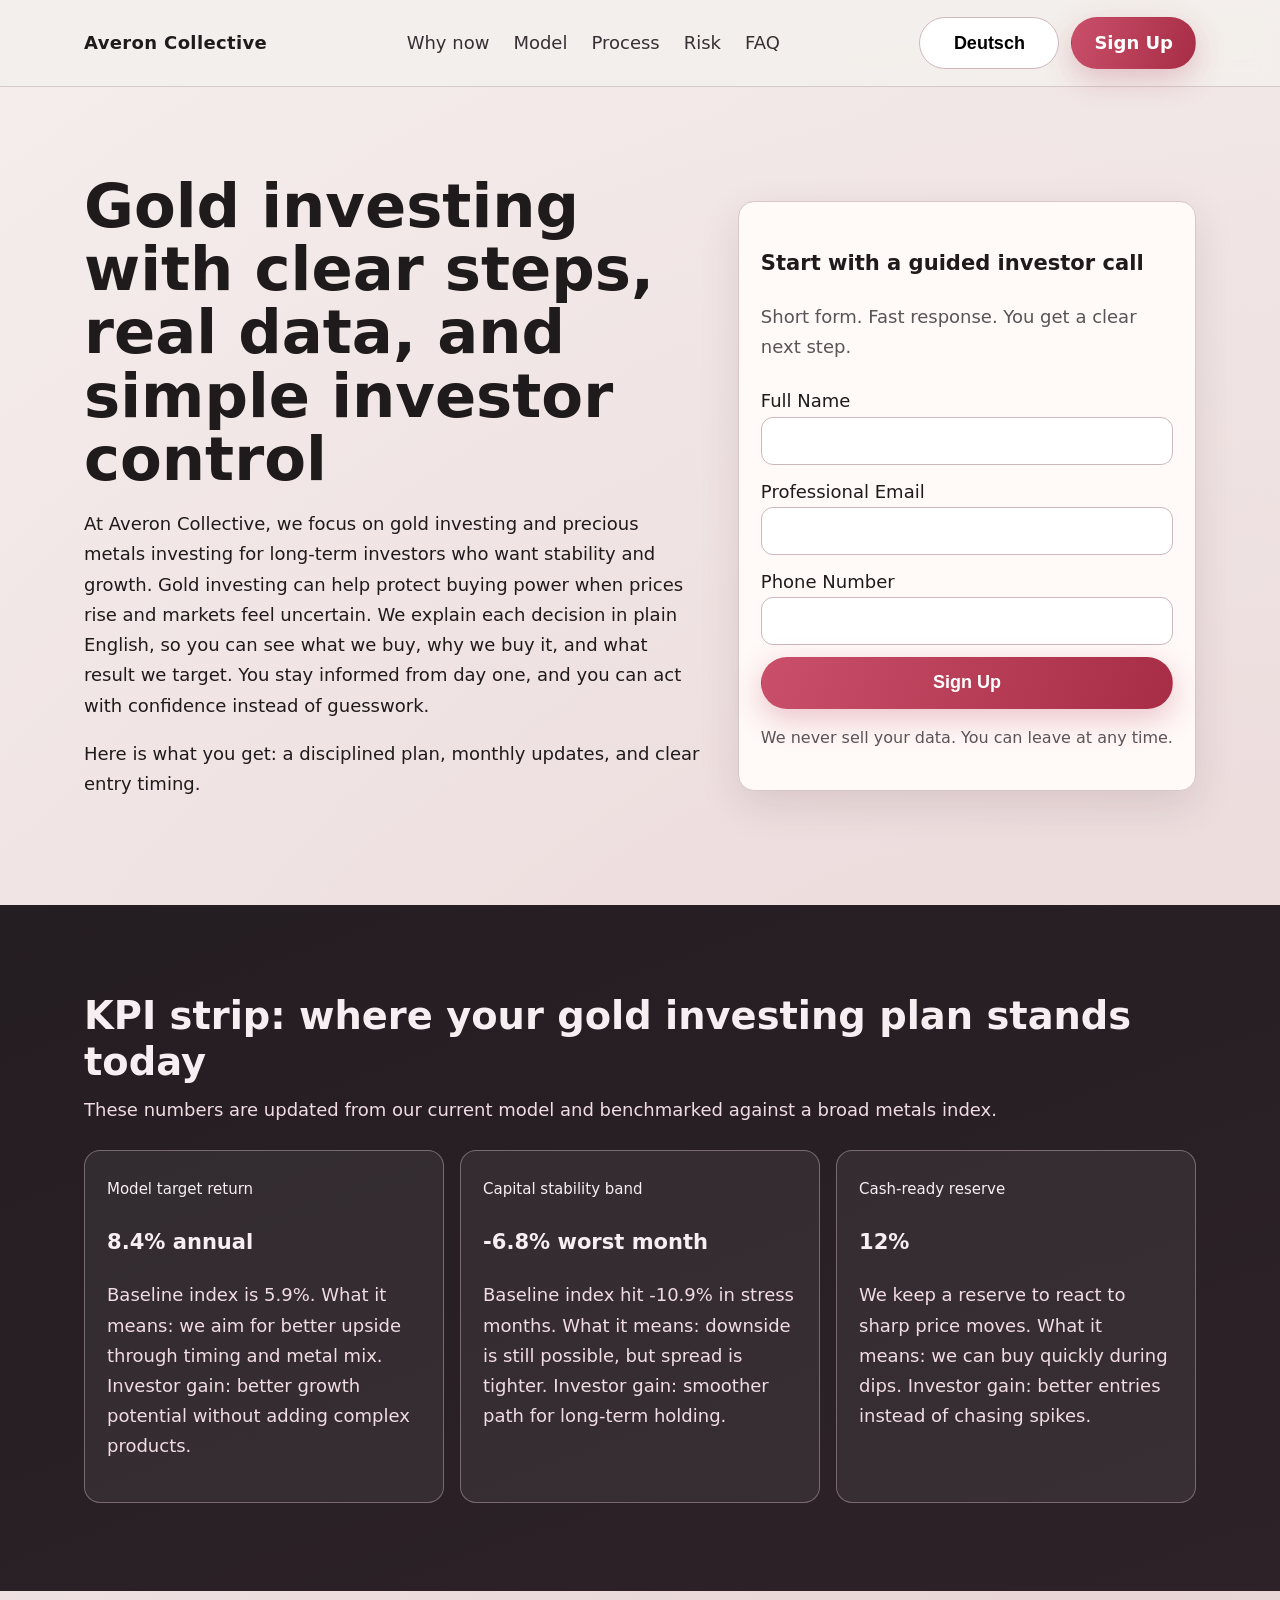
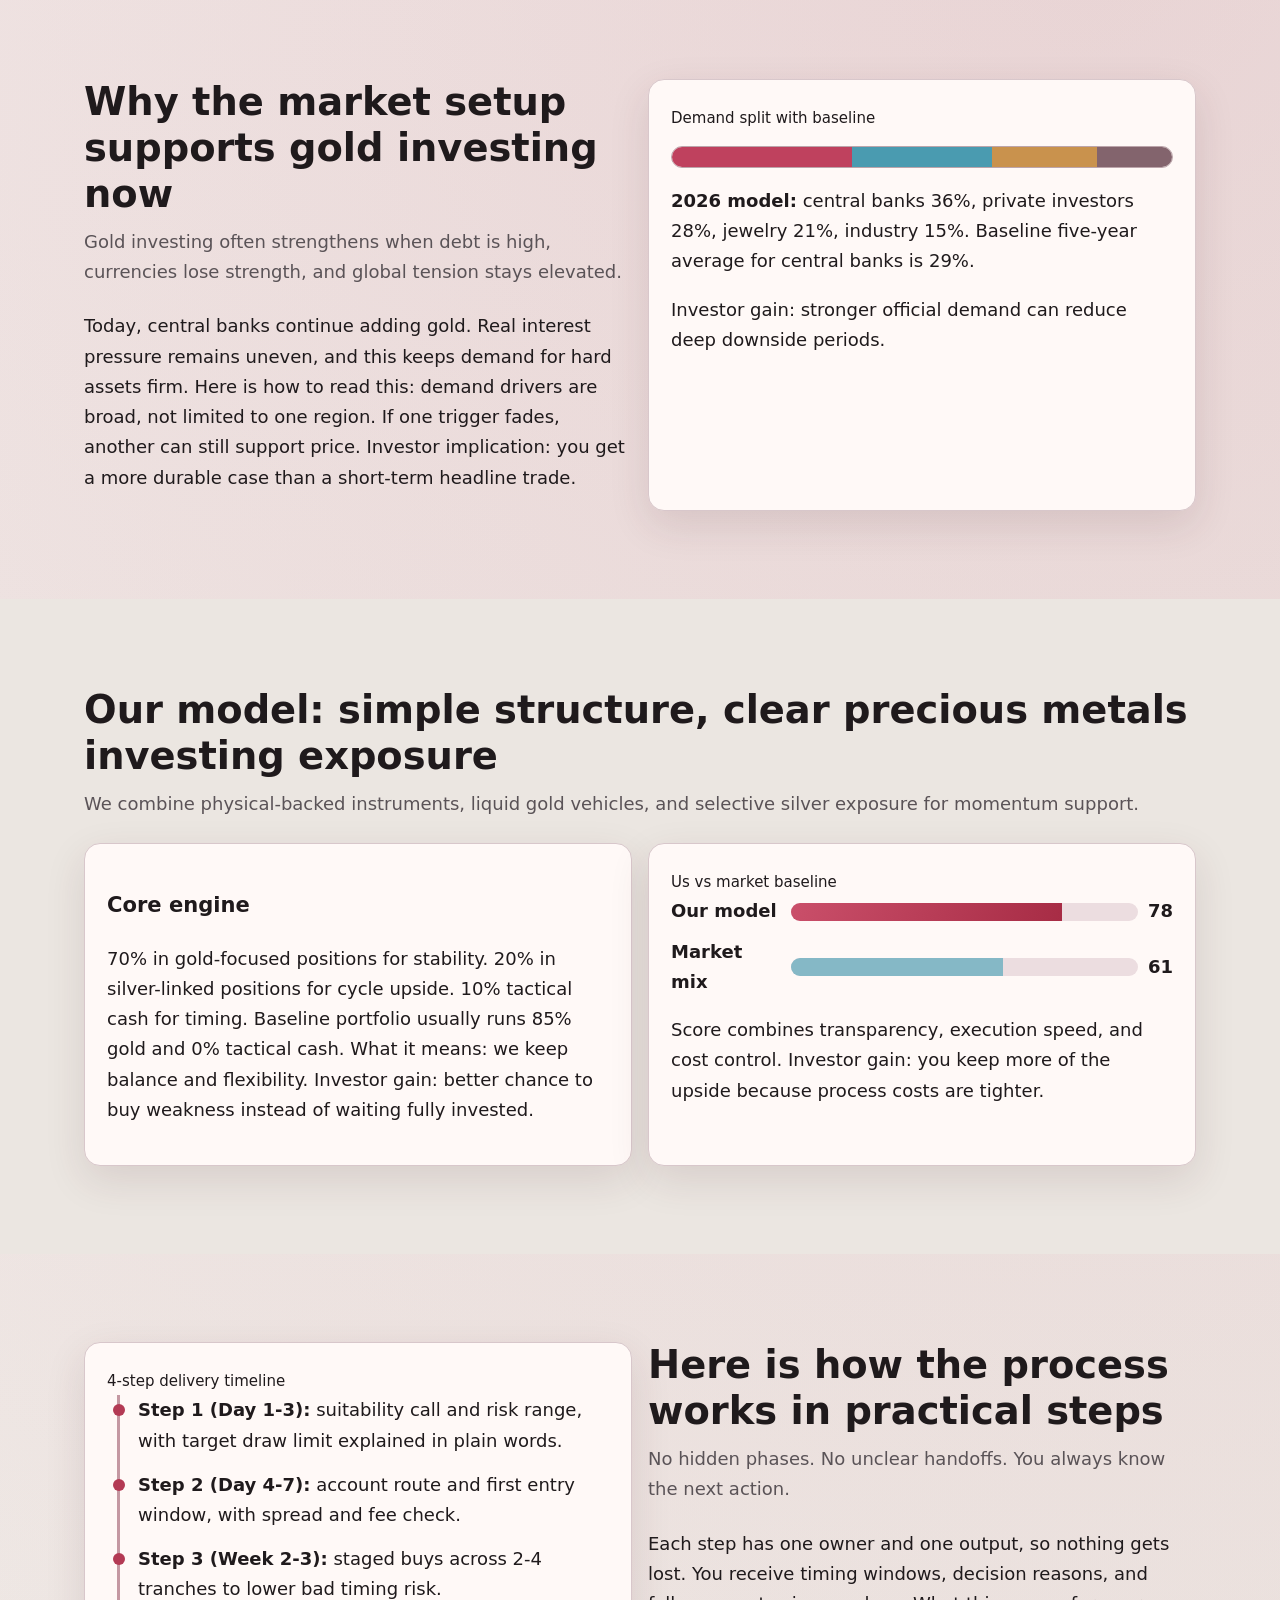
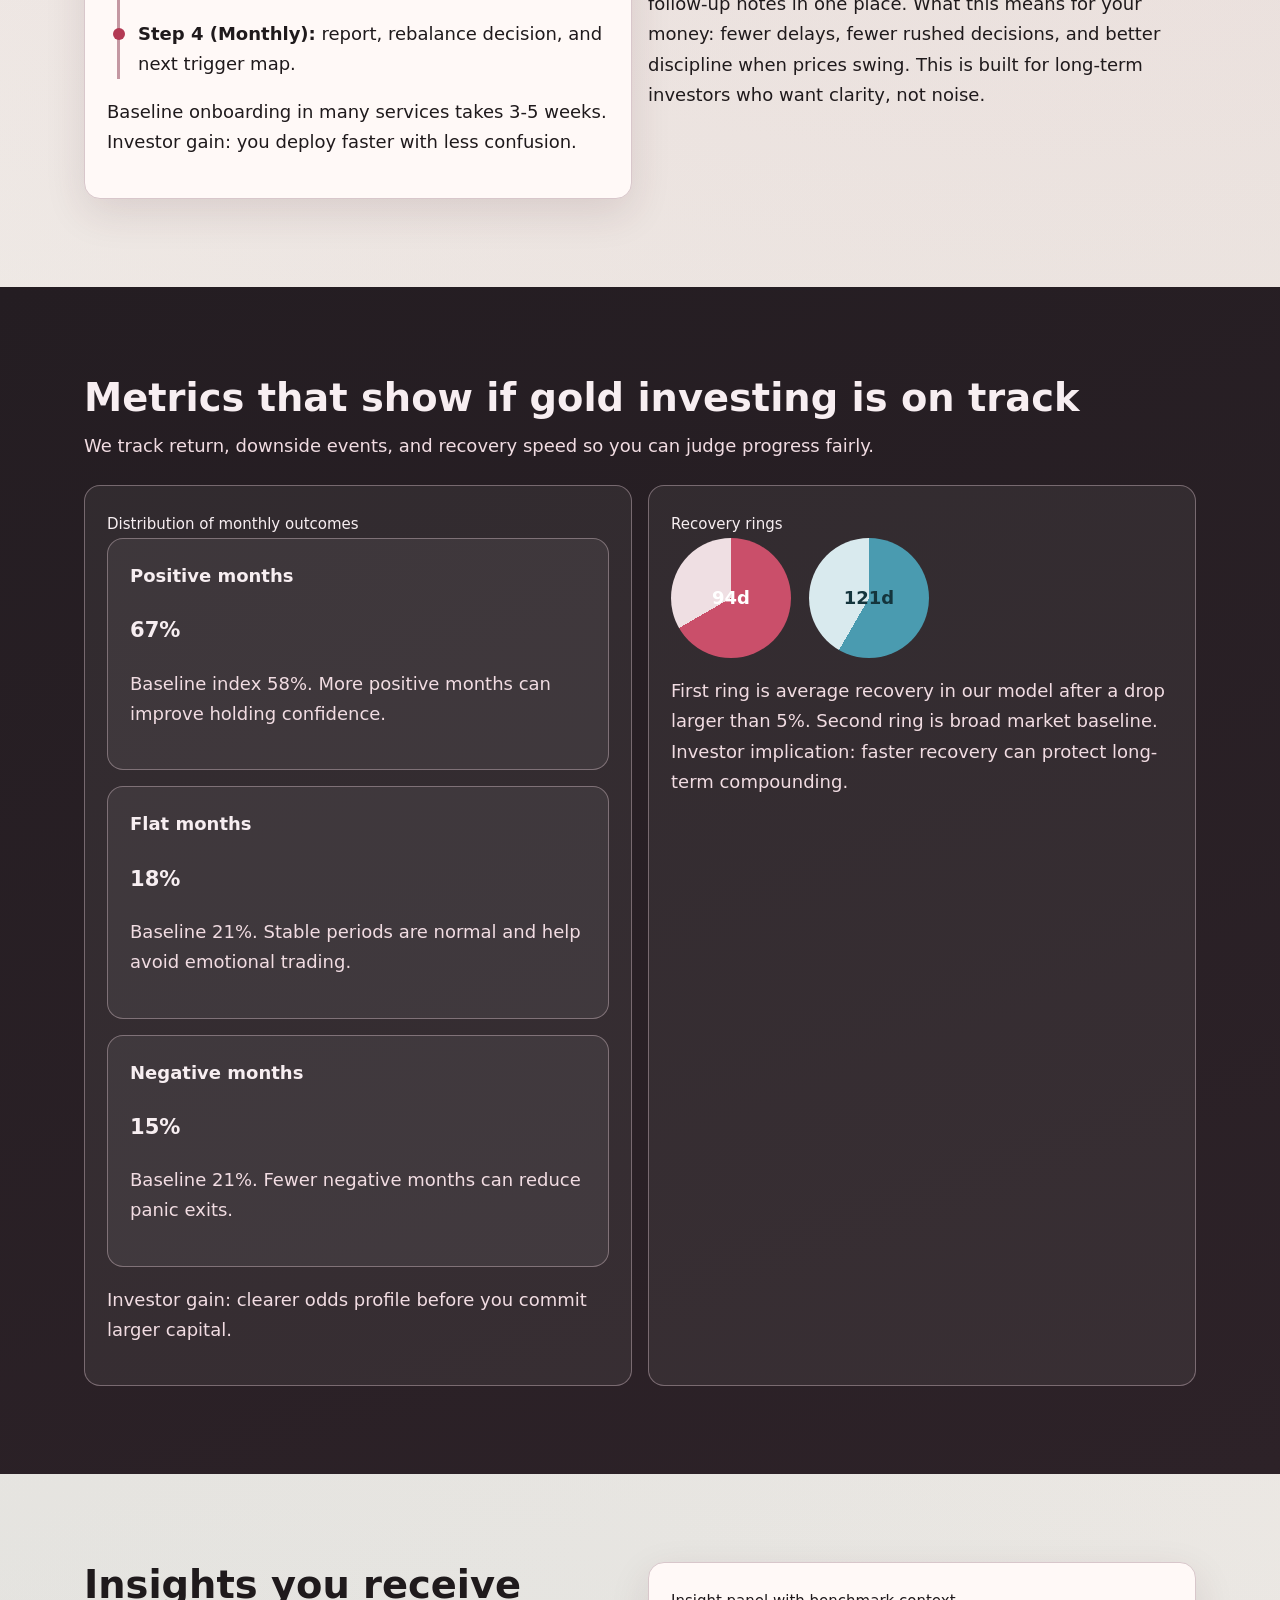
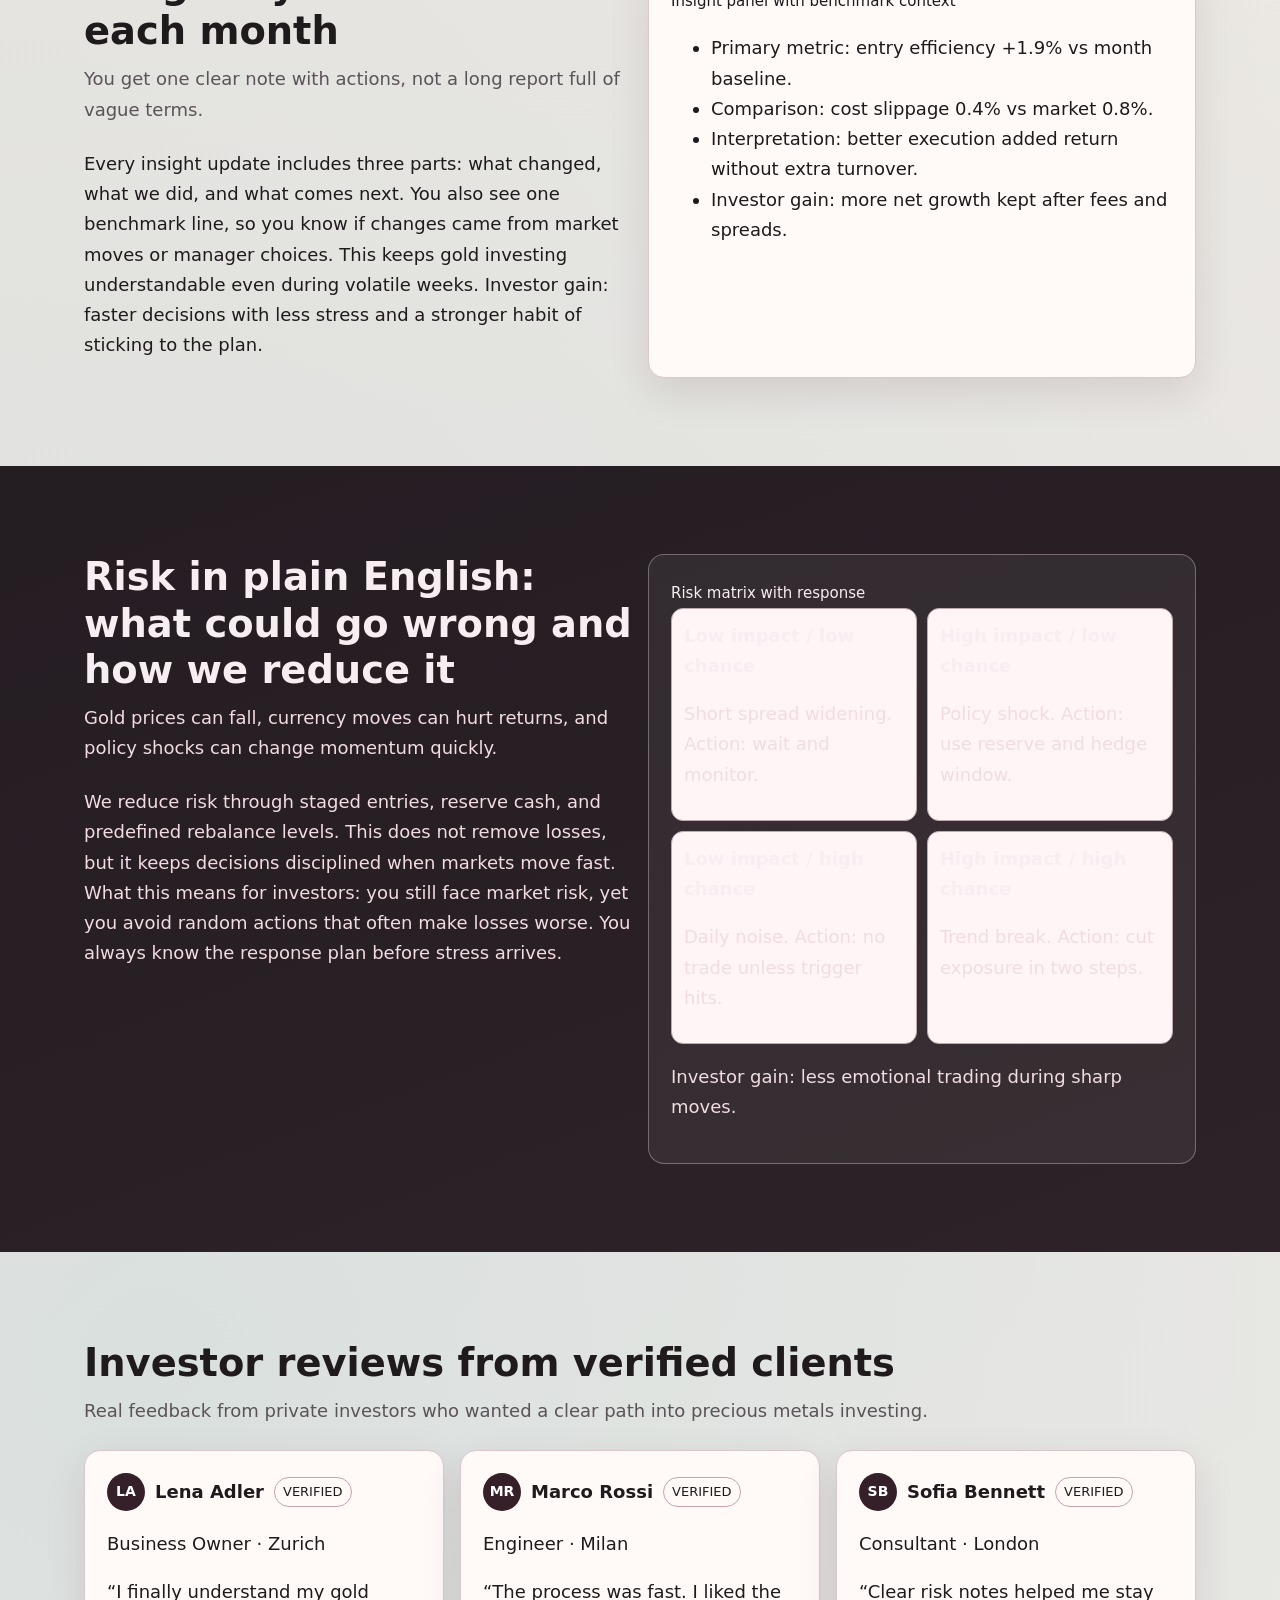
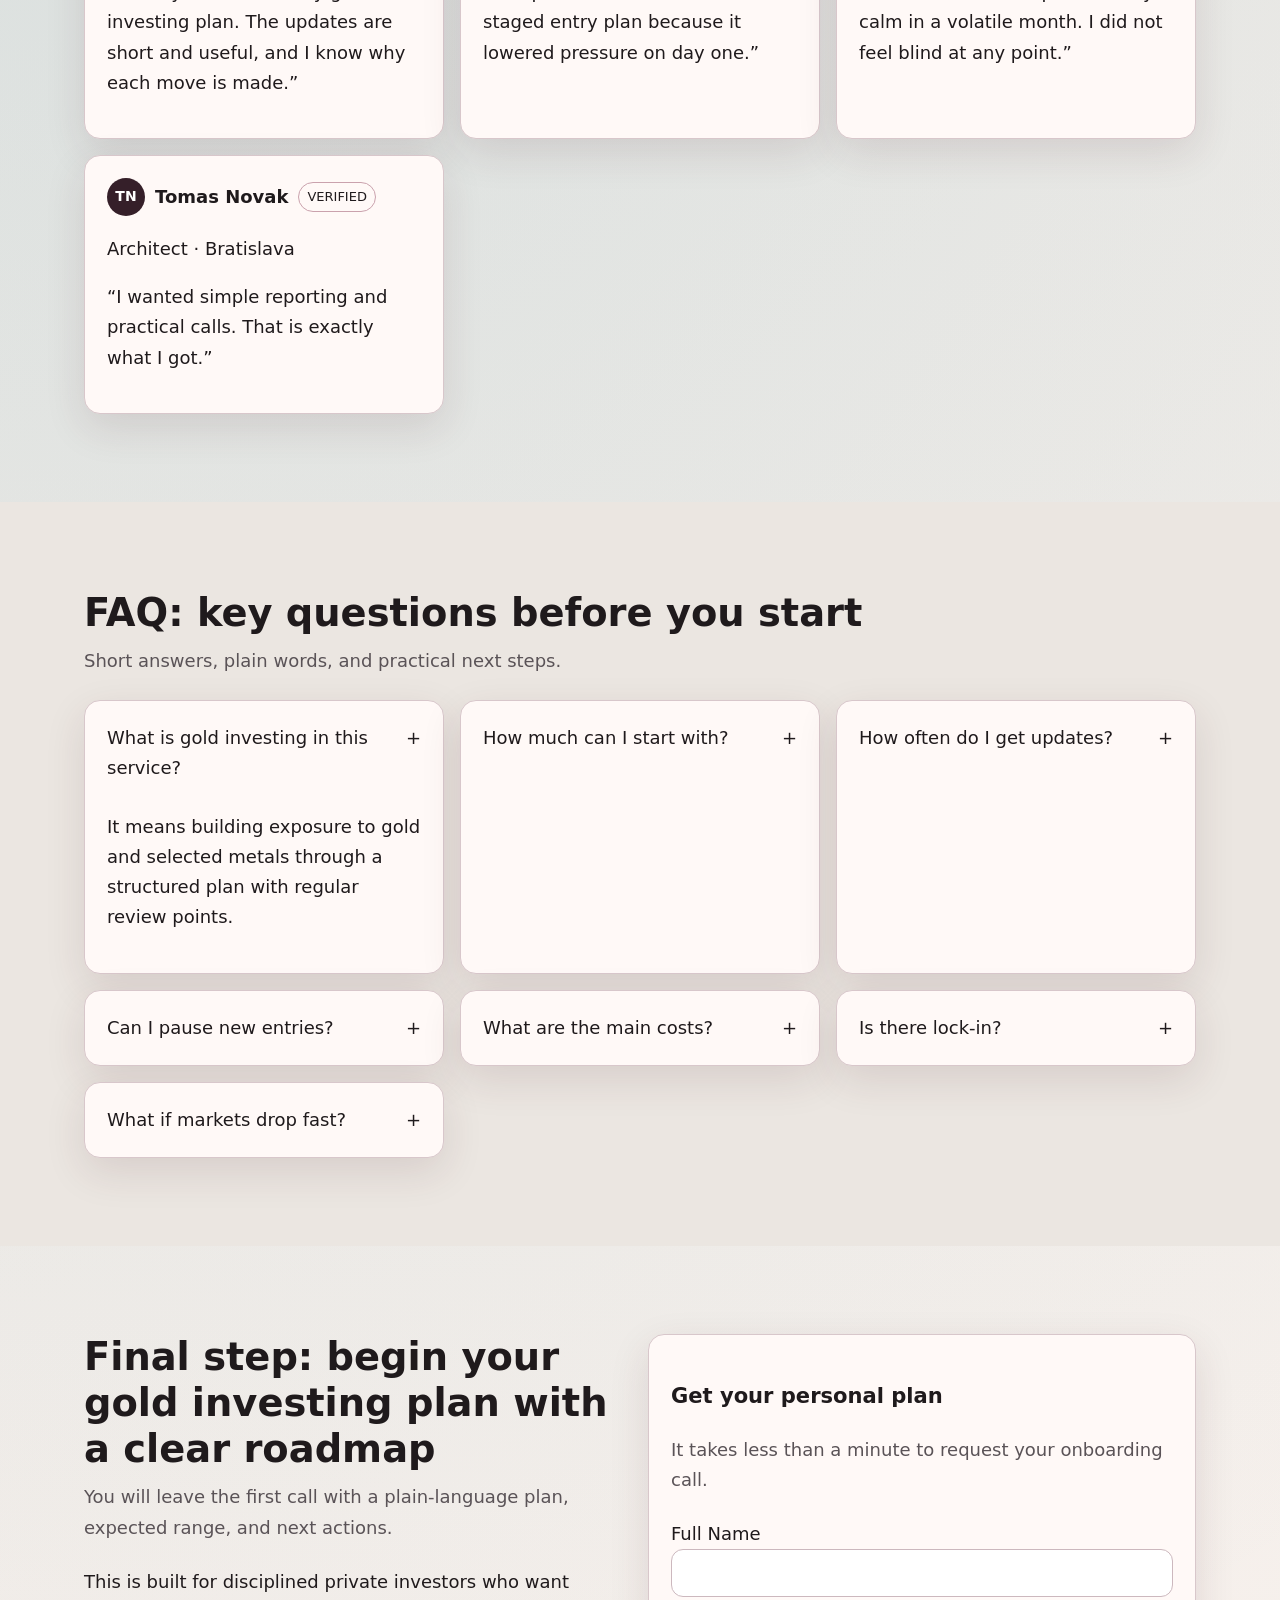
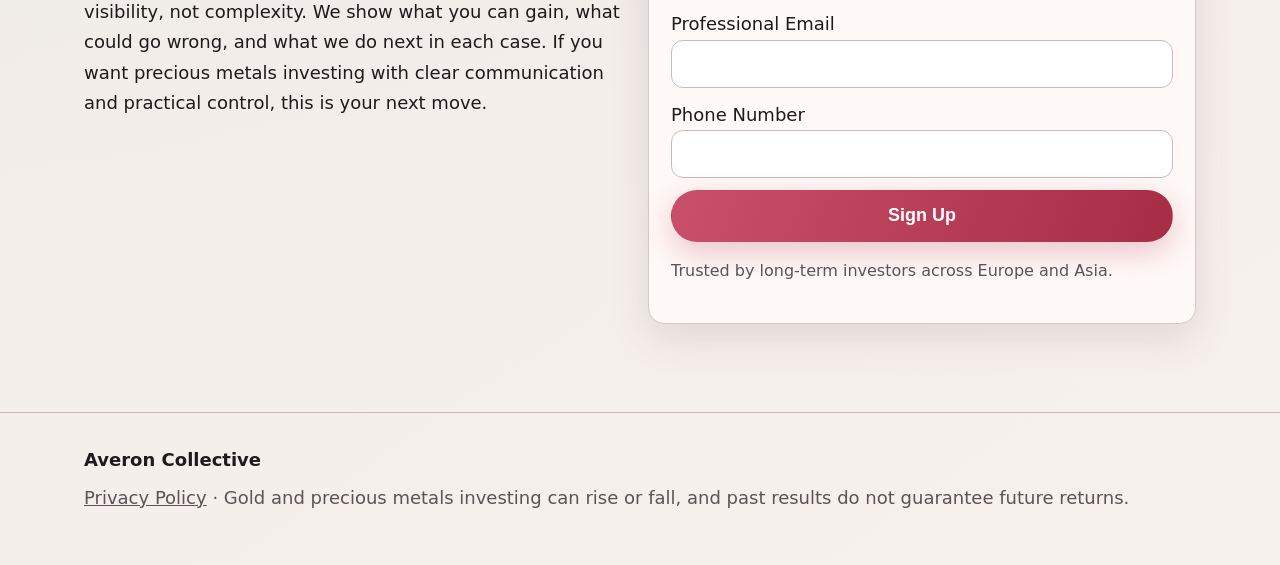
<file: de/index.html>
<!DOCTYPE html>
<html lang="en">
<head>
  <meta charset="UTF-8" />
  <meta name="viewport" content="width=device-width, initial-scale=1.0" />
  <title>Averon Collective DE | Clear Gold Investing Plans in English</title>
  <meta name="description" content="English content for gold investing and precious metals investing with transparent process and investor-first guidance." />
  <link rel="canonical" href="https://averoncollective.com/de/index.html" />
  <link rel="alternate" hreflang="en" href="https://averoncollective.com/index.html" />
  <link rel="alternate" hreflang="de" href="https://averoncollective.com/de/index.html" />
  <link rel="alternate" hreflang="fr" href="https://averoncollective.com/fr/index.html" />
  <link rel="alternate" hreflang="es" href="https://averoncollective.com/es/index.html" />
  <link rel="alternate" hreflang="it" href="https://averoncollective.com/it/index.html" />
  <link rel="alternate" hreflang="tr" href="https://averoncollective.com/tr/index.html" />
  <link rel="alternate" hreflang="pt" href="https://averoncollective.com/pt/index.html" />
  <link rel="alternate" hreflang="jp" href="https://averoncollective.com/jp/index.html" />
  <link rel="alternate" hreflang="sk" href="https://averoncollective.com/sk/index.html" />
  <link rel="alternate" hreflang="be" href="https://averoncollective.com/be/index.html" />
  <meta property="og:title" content="Averon Collective DE | Clear Gold Investing Plans in English" />
  <meta property="og:description" content="English content for gold investing and precious metals investing with transparent process and investor-first guidance." />
  <meta property="og:type" content="website" />
  <meta property="og:url" content="https://averoncollective.com/de/index.html" />
  <meta property="og:image" content="https://averoncollective.com/assets/img/og.jpg" />
  <meta name="twitter:card" content="summary_large_image" />
  <meta name="twitter:title" content="Averon Collective DE | Clear Gold Investing Plans in English" />
  <meta name="twitter:description" content="English content for gold investing and precious metals investing with transparent process and investor-first guidance." />
  <link rel="stylesheet" href="../assets/style.css" />
  <script defer src="../assets/app.js"></script>
</head>
<body>
<header class="site-header">
  <div class="container header-wrap">
    <a class="brand" href="../index.html">Averon Collective</a>
    <nav class="main-nav" aria-label="Main navigation">
      <a href="#market">Why now</a><a href="#model">Model</a><a href="#process">Process</a><a href="#risk">Risk</a><a href="#faq">FAQ</a>
    </nav>
    <div class="right-zone">
      <div class="lang">
        <button class="lang-pill" aria-expanded="false">Deutsch</button>
        <div class="lang-menu" role="menu">
          <a class="lang-link" href="../index.html"><svg class="flag" viewBox="0 0 20 14"><rect width="20" height="14" fill="#012169"/><path d="M0 0L20 14M20 0L0 14" stroke="#fff" stroke-width="3"/><path d="M0 0L20 14M20 0L0 14" stroke="#c8102e" stroke-width="1.6"/><path d="M10 0v14M0 7h20" stroke="#fff" stroke-width="4"/><path d="M10 0v14M0 7h20" stroke="#c8102e" stroke-width="2"/></svg>English</a>
          <a class="lang-link" href="../de/index.html"><svg class="flag" viewBox="0 0 20 14"><rect width="20" height="14" fill="#000"/><rect y="4.66" width="20" height="4.66" fill="#dd0000"/><rect y="9.33" width="20" height="4.66" fill="#ffce00"/></svg>Deutsch</a>
          <a class="lang-link" href="../fr/index.html"><svg class="flag" viewBox="0 0 20 14"><rect width="6.66" height="14" fill="#0055a4"/><rect x="6.66" width="6.66" height="14" fill="#fff"/><rect x="13.33" width="6.66" height="14" fill="#ef4135"/></svg>Français</a>
          <a class="lang-link" href="../es/index.html"><svg class="flag" viewBox="0 0 20 14"><rect width="20" height="14" fill="#aa151b"/><rect y="3.5" width="20" height="7" fill="#f1bf00"/></svg>Español</a>
          <a class="lang-link" href="../it/index.html"><svg class="flag" viewBox="0 0 20 14"><rect width="6.66" height="14" fill="#009246"/><rect x="6.66" width="6.66" height="14" fill="#fff"/><rect x="13.33" width="6.66" height="14" fill="#ce2b37"/></svg>Italiano</a>
          <a class="lang-link" href="../tr/index.html"><svg class="flag" viewBox="0 0 20 14"><rect width="20" height="14" fill="#e30a17"/><circle cx="8" cy="7" r="3.2" fill="#fff"/><circle cx="8.8" cy="7" r="2.6" fill="#e30a17"/><circle cx="11.6" cy="7" r="1.2" fill="#fff"/></svg>Türkçe</a>
          <a class="lang-link" href="../pt/index.html"><svg class="flag" viewBox="0 0 20 14"><rect width="8" height="14" fill="#006600"/><rect x="8" width="6" height="14" fill="#ff0000"/><rect x="14" width="6" height="14" fill="#ffcc00"/></svg>Português</a>
          <a class="lang-link" href="../jp/index.html"><svg class="flag" viewBox="0 0 20 14"><rect width="20" height="14" fill="#fff"/><circle cx="10" cy="7" r="3" fill="#bc002d"/></svg>日本語</a>
          <a class="lang-link" href="../sk/index.html"><svg class="flag" viewBox="0 0 20 14"><rect width="20" height="4.66" fill="#fff"/><rect y="4.66" width="20" height="4.66" fill="#0b4ea2"/><rect y="9.33" width="20" height="4.66" fill="#ee1c25"/></svg>Slovenčina</a>
          <a class="lang-link" href="../be/index.html"><svg class="flag" viewBox="0 0 20 14"><rect width="20" height="14" fill="#000"/><rect x="6.66" width="6.66" height="14" fill="#ffd90c"/><rect x="13.33" width="6.66" height="14" fill="#ef3340"/></svg>Belgium</a>
        </div>
      </div>
      <a class="btn" href="#lead">Sign Up</a>
      <button class="burger" aria-label="Open menu">☰</button>
    </div>
  </div>
</header>

<div class="drawer-overlay"></div>
<aside class="mobile-drawer" aria-label="Mobile menu">
  <button class="drawer-close close-x">X</button>
  <p><a class="brand" href="../index.html">Averon Collective</a></p>
  <nav class="form-stack" style="margin:16px 0 20px">
    <a href="#market">Why now</a><a href="#model">Model</a><a href="#process">Process</a><a href="#risk">Risk</a><a href="#faq">FAQ</a>
  </nav>
  <div class="lang" style="margin-bottom:14px">
    <button class="lang-pill">Deutsch</button>
    <div class="lang-menu" style="position:static;display:block;box-shadow:none;border:none;padding:0">
      <a class="lang-link" href="../index.html">English</a><a class="lang-link" href="../de/index.html">Deutsch</a><a class="lang-link" href="../fr/index.html">Français</a>
      <a class="lang-link" href="../es/index.html">Español</a><a class="lang-link" href="../it/index.html">Italiano</a><a class="lang-link" href="../tr/index.html">Türkçe</a>
      <a class="lang-link" href="../pt/index.html">Português</a><a class="lang-link" href="../jp/index.html">日本語</a><a class="lang-link" href="../sk/index.html">Slovenčina</a><a class="lang-link" href="../be/index.html">Belgium</a>
    </div>
  </div>
  <a class="btn" href="#lead">Sign Up</a>
</aside>

<main>
<section class="section hero reveal">
  <div class="container hero-grid">
    <div>
      <h1>Gold investing with clear steps, real data, and simple investor control</h1>
      <p>At Averon Collective, we focus on gold investing and precious metals investing for long-term investors who want stability and growth. Gold investing can help protect buying power when prices rise and markets feel uncertain. We explain each decision in plain English, so you can see what we buy, why we buy it, and what result we target. You stay informed from day one, and you can act with confidence instead of guesswork.</p>
      <p>Here is what you get: a disciplined plan, monthly updates, and clear entry timing.</p>
    </div>
    <div class="hero-panel" id="lead">
      <h3>Start with a guided investor call</h3>
      <p class="lead">Short form. Fast response. You get a clear next step.</p>
      <form class="form-stack">
        <label>Full Name<input name="name" autocomplete="name" required /></label>
        <label>Professional Email<input type="email" name="email" autocomplete="email" required /></label>
        <label>Phone Number<input type="tel" name="phone" autocomplete="tel" required /></label>
        <button class="btn" type="submit">Sign Up</button>
      </form>
      <p class="trust">We never sell your data. You can leave at any time.</p>
    </div>
  </div>
</section>

<section class="section dark reveal">
  <div class="container">
    <h2>KPI strip: where your gold investing plan stands today</h2>
    <p class="lead">These numbers are updated from our current model and benchmarked against a broad metals index.</p>
    <div class="grid-3">
      <article class="card"><small>Model target return</small><h3>8.4% annual</h3><p>Baseline index is 5.9%. What it means: we aim for better upside through timing and metal mix. Investor gain: better growth potential without adding complex products.</p></article>
      <article class="card"><small>Capital stability band</small><h3>-6.8% worst month</h3><p>Baseline index hit -10.9% in stress months. What it means: downside is still possible, but spread is tighter. Investor gain: smoother path for long-term holding.</p></article>
      <article class="card"><small>Cash-ready reserve</small><h3>12%</h3><p>We keep a reserve to react to sharp price moves. What it means: we can buy quickly during dips. Investor gain: better entries instead of chasing spikes.</p></article>
    </div>
  </div>
</section>

<section class="section reveal" id="market">
  <div class="container grid-2">
    <div>
      <h2>Why the market setup supports gold investing now</h2>
      <p class="lead">Gold investing often strengthens when debt is high, currencies lose strength, and global tension stays elevated.</p>
      <p>Today, central banks continue adding gold. Real interest pressure remains uneven, and this keeps demand for hard assets firm. Here is how to read this: demand drivers are broad, not limited to one region. If one trigger fades, another can still support price. Investor implication: you get a more durable case than a short-term headline trade.</p>
    </div>
    <div class="visual-card">
      <small>Demand split with baseline</small>
      <div class="stack-bar"><span class="seg-a"></span><span class="seg-b"></span><span class="seg-c"></span><span class="seg-d"></span></div>
      <p><strong>2026 model:</strong> central banks 36%, private investors 28%, jewelry 21%, industry 15%. Baseline five-year average for central banks is 29%.</p>
      <p>Investor gain: stronger official demand can reduce deep downside periods.</p>
    </div>
  </div>
</section>

<section class="section reveal" id="model" style="background:var(--bg-soft)">
  <div class="container">
    <h2>Our model: simple structure, clear precious metals investing exposure</h2>
    <p class="lead">We combine physical-backed instruments, liquid gold vehicles, and selective silver exposure for momentum support.</p>
    <div class="grid-2">
      <article class="card"><h3>Core engine</h3><p>70% in gold-focused positions for stability. 20% in silver-linked positions for cycle upside. 10% tactical cash for timing. Baseline portfolio usually runs 85% gold and 0% tactical cash. What it means: we keep balance and flexibility. Investor gain: better chance to buy weakness instead of waiting fully invested.</p></article>
      <article class="visual-card"><small>Us vs market baseline</small><div class="compare"><div class="compare-row"><b>Our model</b><div class="bar"><span style="width:78%"></span></div><b>78</b></div><div class="compare-row"><b>Market mix</b><div class="bar market"><span style="width:61%"></span></div><b>61</b></div></div><p>Score combines transparency, execution speed, and cost control. Investor gain: you keep more of the upside because process costs are tighter.</p></article>
    </div>
  </div>
</section>

<section class="section reveal" id="process">
  <div class="container grid-2">
    <div class="visual-card">
      <small>4-step delivery timeline</small>
      <div class="timeline">
        <div class="step"><b>Step 1 (Day 1-3):</b> suitability call and risk range, with target draw limit explained in plain words.</div>
        <div class="step"><b>Step 2 (Day 4-7):</b> account route and first entry window, with spread and fee check.</div>
        <div class="step"><b>Step 3 (Week 2-3):</b> staged buys across 2-4 tranches to lower bad timing risk.</div>
        <div class="step"><b>Step 4 (Monthly):</b> report, rebalance decision, and next trigger map.</div>
      </div>
      <p>Baseline onboarding in many services takes 3-5 weeks. Investor gain: you deploy faster with less confusion.</p>
    </div>
    <div>
      <h2>Here is how the process works in practical steps</h2>
      <p class="lead">No hidden phases. No unclear handoffs. You always know the next action.</p>
      <p>Each step has one owner and one output, so nothing gets lost. You receive timing windows, decision reasons, and follow-up notes in one place. What this means for your money: fewer delays, fewer rushed decisions, and better discipline when prices swing. This is built for long-term investors who want clarity, not noise.</p>
    </div>
  </div>
</section>

<section class="section dark reveal">
  <div class="container">
    <h2>Metrics that show if gold investing is on track</h2>
    <p class="lead">We track return, downside events, and recovery speed so you can judge progress fairly.</p>
    <div class="grid-2">
      <article class="visual-card"><small>Distribution of monthly outcomes</small><div class="grid-3"><div class="card"><b>Positive months</b><h3>67%</h3><p>Baseline index 58%. More positive months can improve holding confidence.</p></div><div class="card"><b>Flat months</b><h3>18%</h3><p>Baseline 21%. Stable periods are normal and help avoid emotional trading.</p></div><div class="card"><b>Negative months</b><h3>15%</h3><p>Baseline 21%. Fewer negative months can reduce panic exits.</p></div></div><p>Investor gain: clearer odds profile before you commit larger capital.</p></article>
      <article class="visual-card"><small>Recovery rings</small><div class="rings"><div class="ring">94d</div><div class="ring alt">121d</div></div><p>First ring is average recovery in our model after a drop larger than 5%. Second ring is broad market baseline. Investor implication: faster recovery can protect long-term compounding.</p></article>
    </div>
  </div>
</section>

<section class="section reveal">
  <div class="container grid-2">
    <div>
      <h2>Insights you receive each month</h2>
      <p class="lead">You get one clear note with actions, not a long report full of vague terms.</p>
      <p>Every insight update includes three parts: what changed, what we did, and what comes next. You also see one benchmark line, so you know if changes came from market moves or manager choices. This keeps gold investing understandable even during volatile weeks. Investor gain: faster decisions with less stress and a stronger habit of sticking to the plan.</p>
    </div>
    <div class="card">
      <small>Insight panel with benchmark context</small>
      <ul>
        <li>Primary metric: entry efficiency +1.9% vs month baseline.</li>
        <li>Comparison: cost slippage 0.4% vs market 0.8%.</li>
        <li>Interpretation: better execution added return without extra turnover.</li>
        <li>Investor gain: more net growth kept after fees and spreads.</li>
      </ul>
    </div>
  </div>
</section>

<section class="section dark reveal" id="risk">
  <div class="container grid-2">
    <div>
      <h2>Risk in plain English: what could go wrong and how we reduce it</h2>
      <p class="lead">Gold prices can fall, currency moves can hurt returns, and policy shocks can change momentum quickly.</p>
      <p>We reduce risk through staged entries, reserve cash, and predefined rebalance levels. This does not remove losses, but it keeps decisions disciplined when markets move fast. What this means for investors: you still face market risk, yet you avoid random actions that often make losses worse. You always know the response plan before stress arrives.</p>
    </div>
    <div class="visual-card">
      <small>Risk matrix with response</small>
      <div class="risk-matrix">
        <div class="risk-cell"><b>Low impact / low chance</b><p>Short spread widening. Action: wait and monitor.</p></div>
        <div class="risk-cell"><b>High impact / low chance</b><p>Policy shock. Action: use reserve and hedge window.</p></div>
        <div class="risk-cell"><b>Low impact / high chance</b><p>Daily noise. Action: no trade unless trigger hits.</p></div>
        <div class="risk-cell"><b>High impact / high chance</b><p>Trend break. Action: cut exposure in two steps.</p></div>
      </div>
      <p>Investor gain: less emotional trading during sharp moves.</p>
    </div>
  </div>
</section>

<section class="section reveal">
  <div class="container">
    <h2>Investor reviews from verified clients</h2>
    <p class="lead">Real feedback from private investors who wanted a clear path into precious metals investing.</p>
    <div class="grid-2">
      <article class="review"><div class="review-head"><span class="avatar">LA</span><b>Lena Adler</b><span class="verified">VERIFIED</span></div><p>Business Owner · Zurich</p><p>“I finally understand my gold investing plan. The updates are short and useful, and I know why each move is made.”</p></article>
      <article class="review"><div class="review-head"><span class="avatar">MR</span><b>Marco Rossi</b><span class="verified">VERIFIED</span></div><p>Engineer · Milan</p><p>“The process was fast. I liked the staged entry plan because it lowered pressure on day one.”</p></article>
      <article class="review"><div class="review-head"><span class="avatar">SB</span><b>Sofia Bennett</b><span class="verified">VERIFIED</span></div><p>Consultant · London</p><p>“Clear risk notes helped me stay calm in a volatile month. I did not feel blind at any point.”</p></article>
      <article class="review"><div class="review-head"><span class="avatar">TN</span><b>Tomas Novak</b><span class="verified">VERIFIED</span></div><p>Architect · Bratislava</p><p>“I wanted simple reporting and practical calls. That is exactly what I got.”</p></article>
    </div>
  </div>
</section>

<section class="section reveal" id="faq" style="background:var(--bg-soft)">
  <div class="container">
    <h2>FAQ: key questions before you start</h2>
    <p class="lead">Short answers, plain words, and practical next steps.</p>
    <div class="grid-2">
      <article class="faq-item open"><button>What is gold investing in this service?<span>+</span></button><div class="answer"><p>It means building exposure to gold and selected metals through a structured plan with regular review points.</p></div></article>
      <article class="faq-item"><button>How much can I start with?<span>+</span></button><div class="answer"><p>Start size depends on your goals and risk comfort. We define a practical range in the first call.</p></div></article>
      <article class="faq-item"><button>How often do I get updates?<span>+</span></button><div class="answer"><p>You receive monthly updates and event-driven notes when market conditions change quickly.</p></div></article>
      <article class="faq-item"><button>Can I pause new entries?<span>+</span></button><div class="answer"><p>Yes. You can pause staged entries and keep current holdings while we review conditions.</p></div></article>
      <article class="faq-item"><button>What are the main costs?<span>+</span></button><div class="answer"><p>Costs include execution spread and service fee. We show both clearly before any action.</p></div></article>
      <article class="faq-item"><button>Is there lock-in?<span>+</span></button><div class="answer"><p>No long lock-in by default. You get clear access terms before onboarding.</p></div></article>
      <article class="faq-item"><button>What if markets drop fast?<span>+</span></button><div class="answer"><p>We use predefined response levels, reserve cash, and staged decisions to reduce panic reactions.</p></div></article>
    </div>
  </div>
</section>

<section class="section reveal">
  <div class="container grid-2">
    <div>
      <h2>Final step: begin your gold investing plan with a clear roadmap</h2>
      <p class="lead">You will leave the first call with a plain-language plan, expected range, and next actions.</p>
      <p>This is built for disciplined private investors who want visibility, not complexity. We show what you can gain, what could go wrong, and what we do next in each case. If you want precious metals investing with clear communication and practical control, this is your next move.</p>
    </div>
    <div class="hero-panel">
      <h3>Get your personal plan</h3>
      <p class="lead">It takes less than a minute to request your onboarding call.</p>
      <form class="form-stack">
        <label>Full Name<input name="name2" required /></label>
        <label>Professional Email<input type="email" name="email2" required /></label>
        <label>Phone Number<input type="tel" name="phone2" required /></label>
        <button class="btn" type="submit">Sign Up</button>
      </form>
      <p class="trust">Trusted by long-term investors across Europe and Asia.</p>
    </div>
  </div>
</section>
</main>

<footer class="footer">
  <div class="container">
    <strong>Averon Collective</strong>
    <p><a href="#" data-open-privacy>Privacy Policy</a> · Gold and precious metals investing can rise or fall, and past results do not guarantee future returns.</p>
  </div>
</footer>

<div class="modal-wrap" aria-hidden="true">
  <div class="modal-bg"></div>
  <div class="modal" role="dialog" aria-modal="true" aria-label="Privacy Policy">
    <div class="modal-header"><h2>Privacy Policy</h2><button class="close-x" data-close-modal>X</button></div>
    <p><strong>Introduction:</strong> We protect your information and explain how we use it in plain language.</p>
    <p><strong>Data collection:</strong> We collect your name, professional email, phone number, and service interaction data.</p>
    <p><strong>Legal basis:</strong> We process data to deliver requested services, improve operations, and meet legal duties.</p>
    <p><strong>Cookies:</strong> We use essential and analytics cookies to keep the website stable and improve user experience.</p>
    <p><strong>Retention:</strong> We keep personal data only as long as needed for service delivery and legal recordkeeping.</p>
    <p><strong>Third-party sharing:</strong> We share data only with trusted providers for hosting, analytics, and communication support.</p>
    <p><strong>Security:</strong> We use access controls, encryption in transit, and regular checks to reduce unauthorized access risk.</p>
    <p><strong>User rights:</strong> You can request access, correction, deletion, or restriction of your data at any time.</p>
    <p><strong>International transfers:</strong> If data moves across borders, we use lawful safeguards and provider controls.</p>
    <p><strong>Industry risk disclosure:</strong> Investment services involve market uncertainty, and digital communications can carry operational risk.</p>
    <p><strong>Contact:</strong> privacy@averoncollective.com</p>
    <button class="close-btn" data-close-modal>Close</button>
  </div>
</div>

<script type="application/ld+json">
{"@context":"https://schema.org","@graph":[{"@type":"Organization","name":"Averon Collective","url":"https://averoncollective.com","email":"hello@averoncollective.com"},{"@type":"WebSite","name":"Averon Collective","url":"https://averoncollective.com"},{"@type":"FAQPage","mainEntity":[{"@type":"Question","name":"What is gold investing in this service?","acceptedAnswer":{"@type":"Answer","text":"It means building exposure to gold and selected metals through a structured plan with regular review points."}},{"@type":"Question","name":"How often do I get updates?","acceptedAnswer":{"@type":"Answer","text":"You receive monthly updates and event-driven notes when market conditions change quickly."}}]},{"@type":"Review","author":{"@type":"Person","name":"Lena Adler"},"reviewBody":"I finally understand my gold investing plan.","itemReviewed":{"@type":"Service","name":"Averon Collective Investor Program"}}]}
</script>
</body>
</html>
</file>
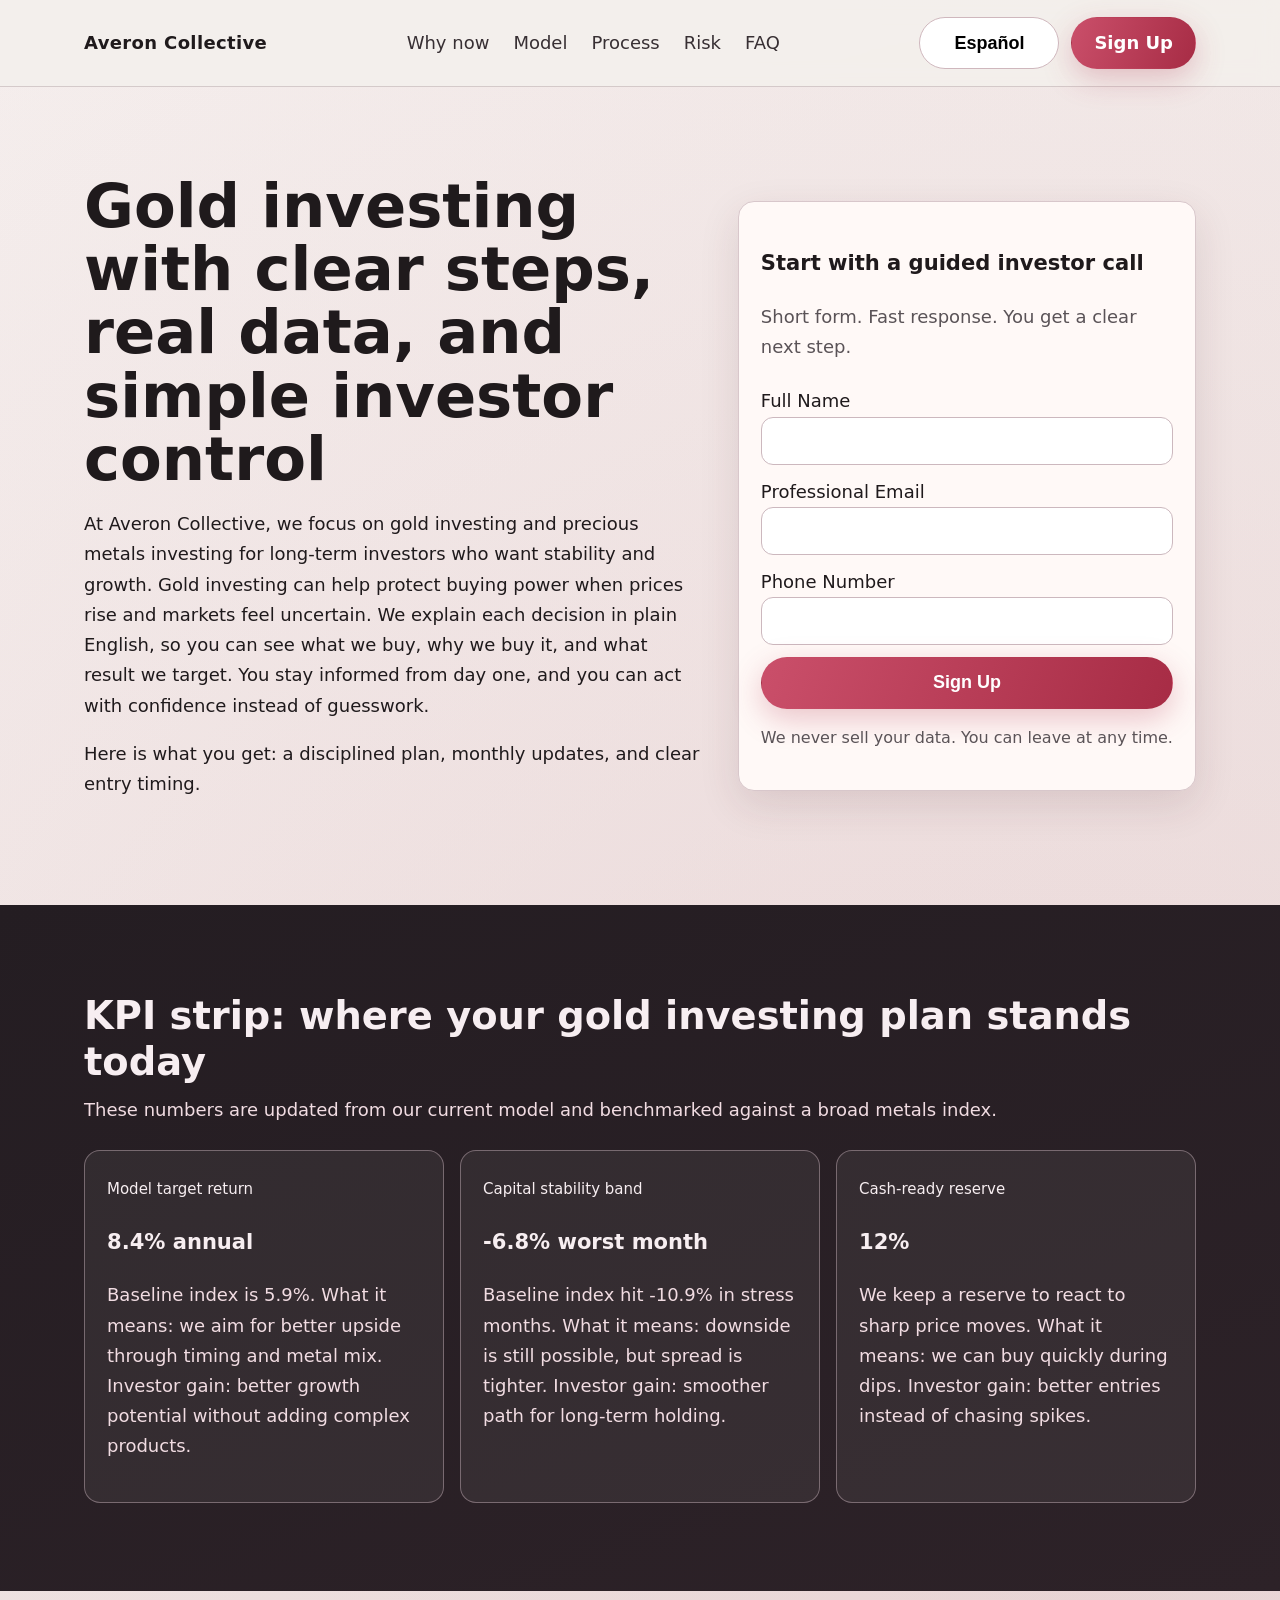
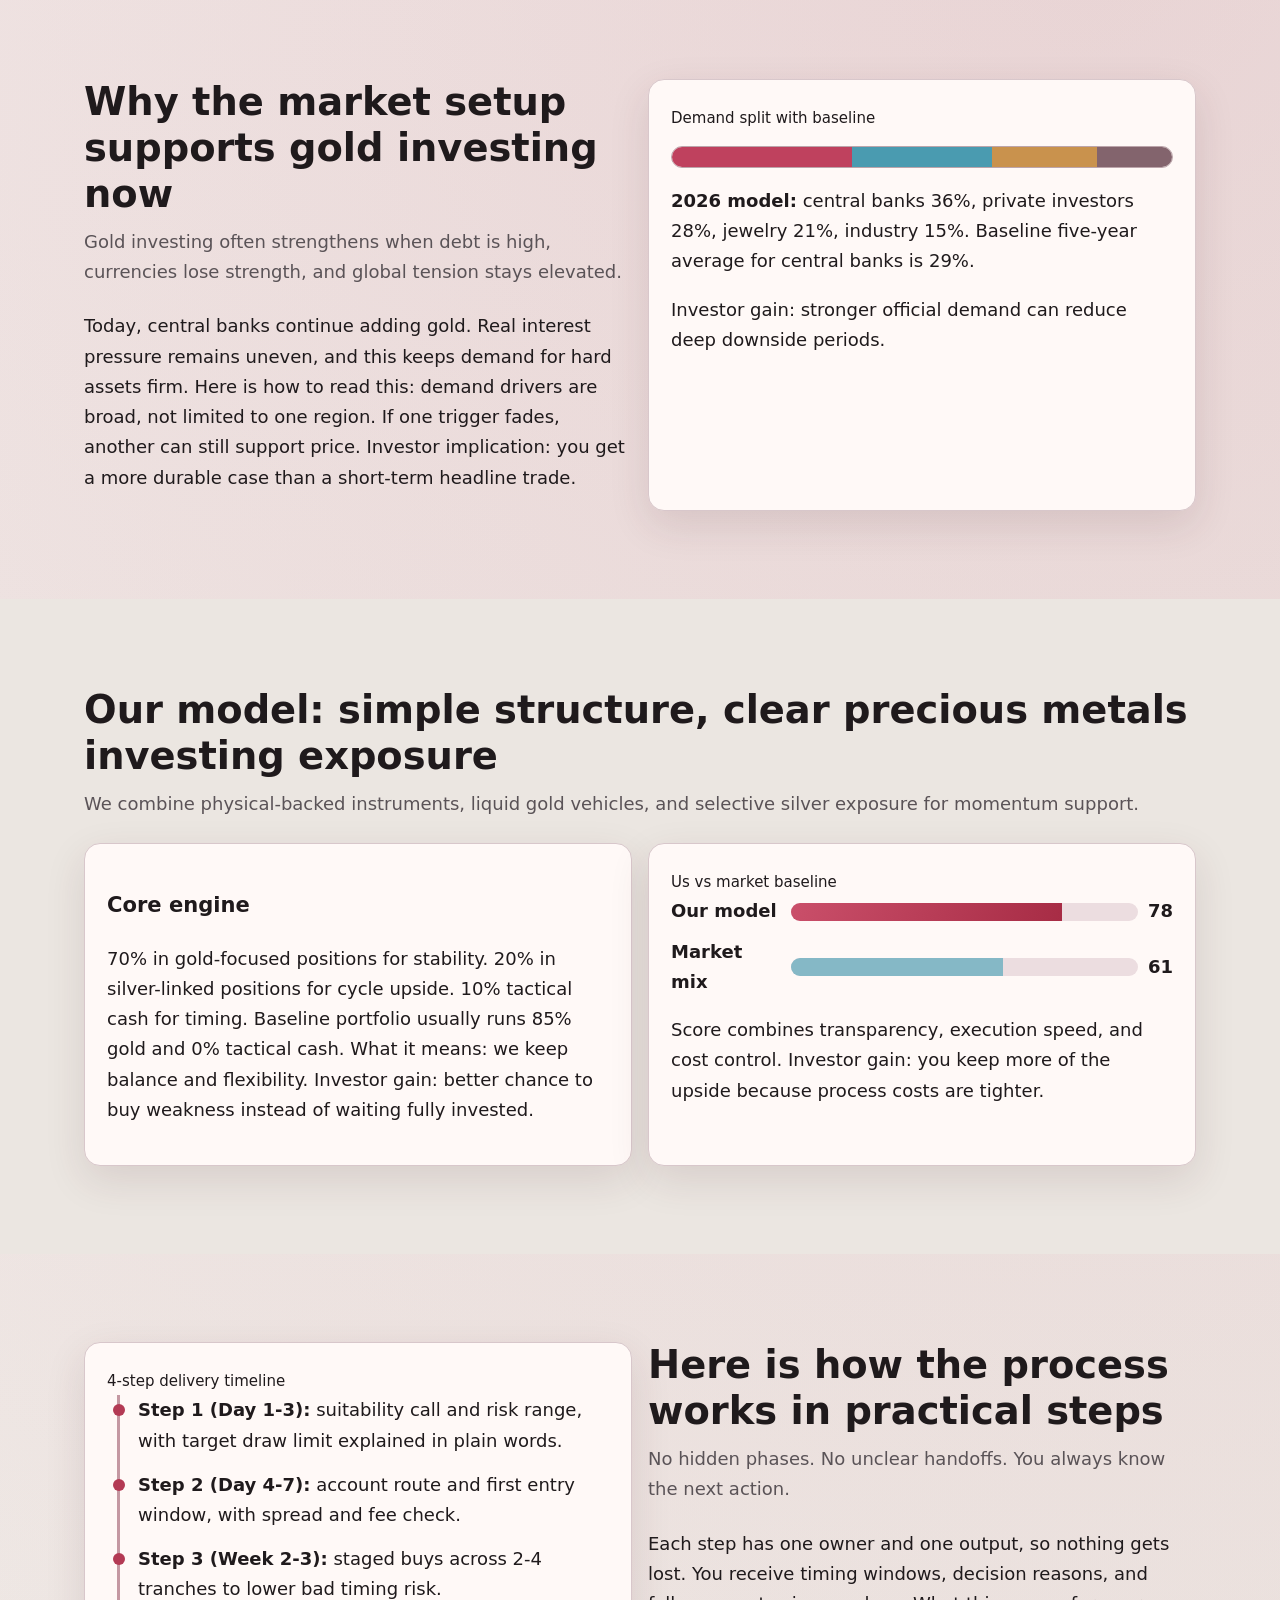
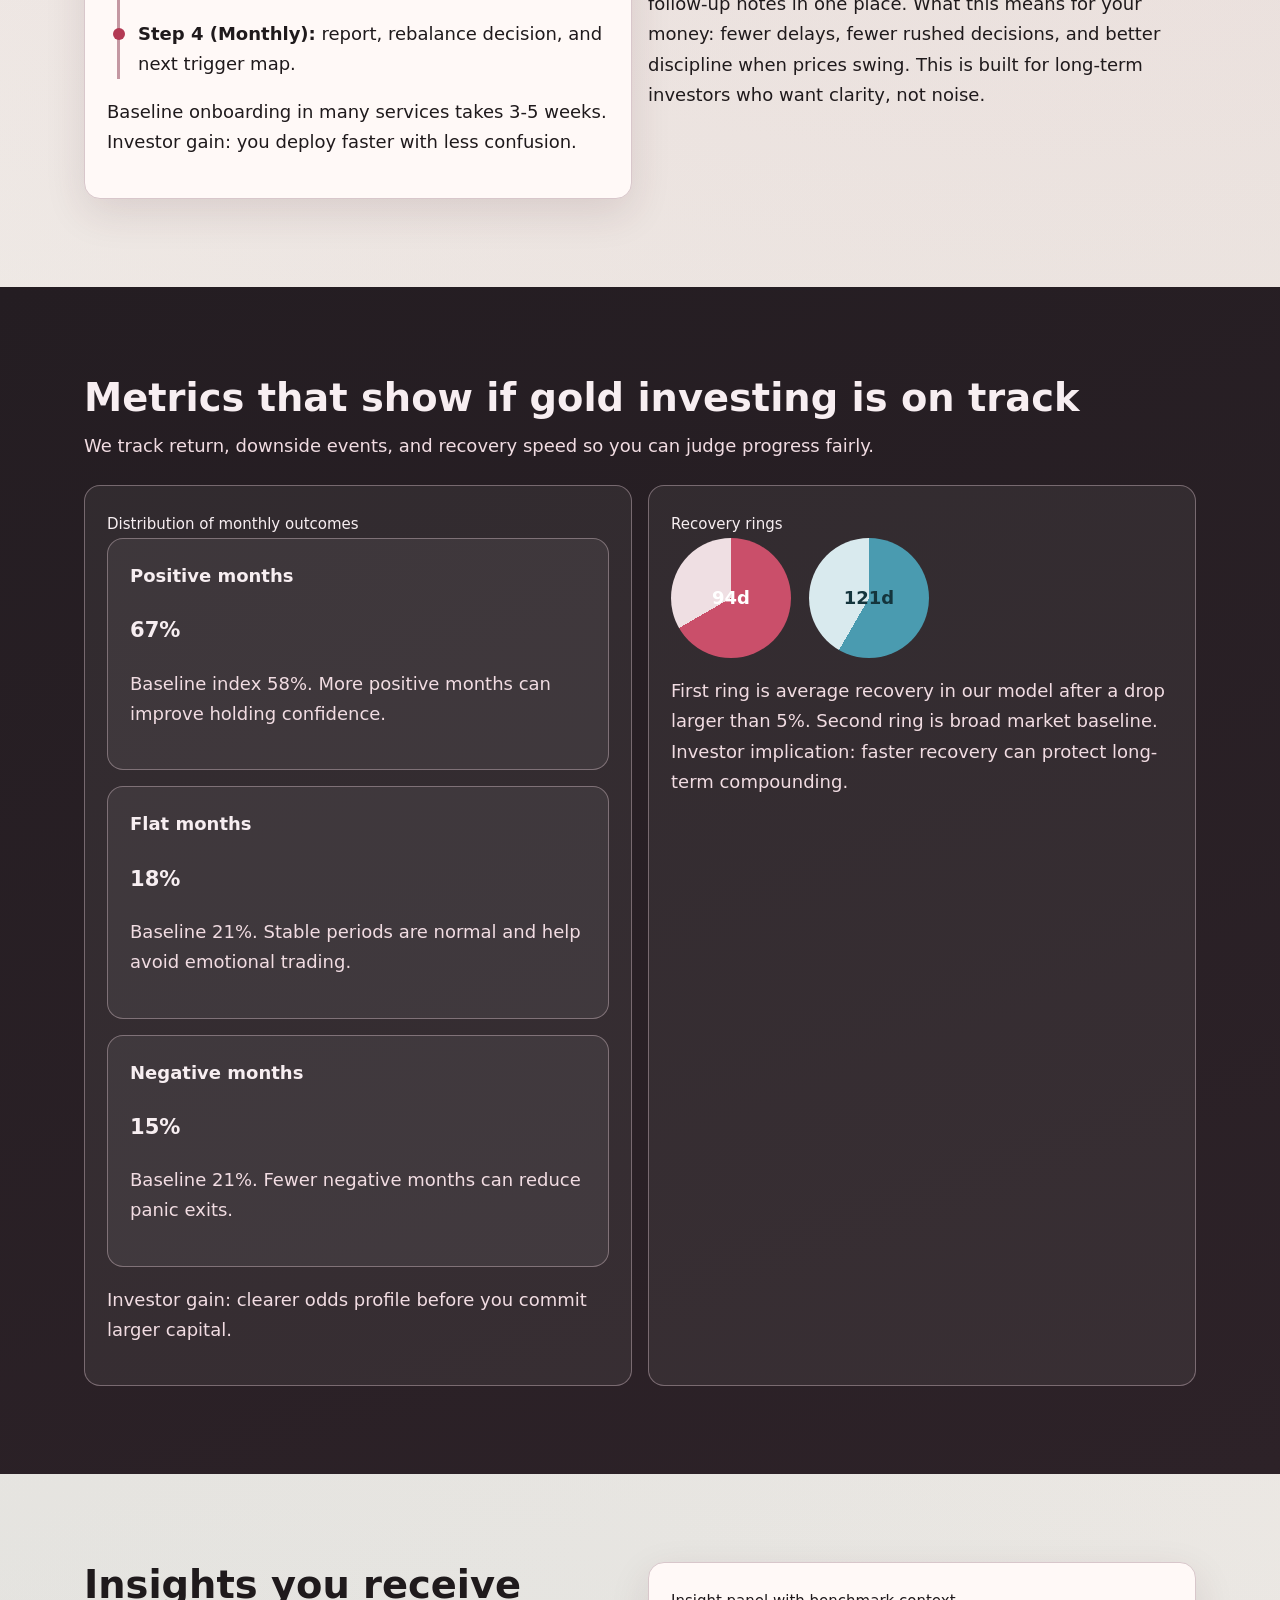
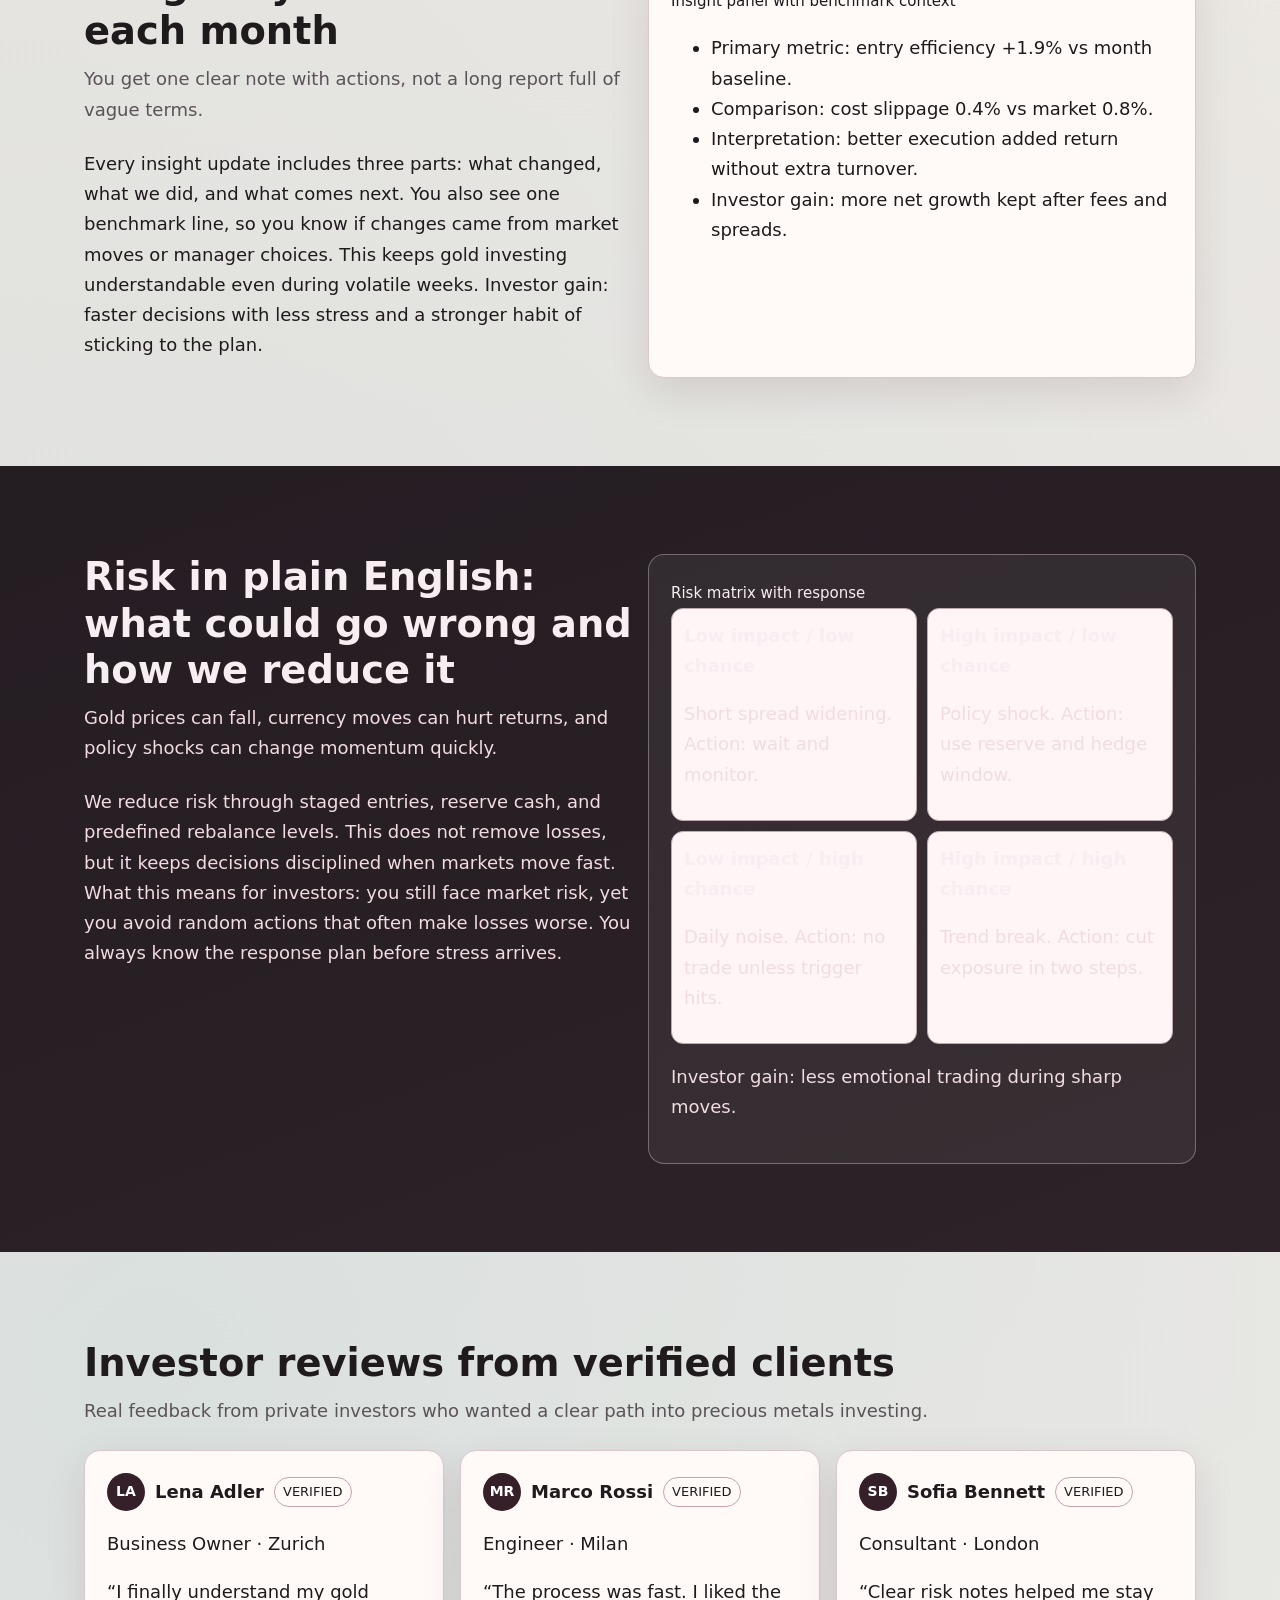
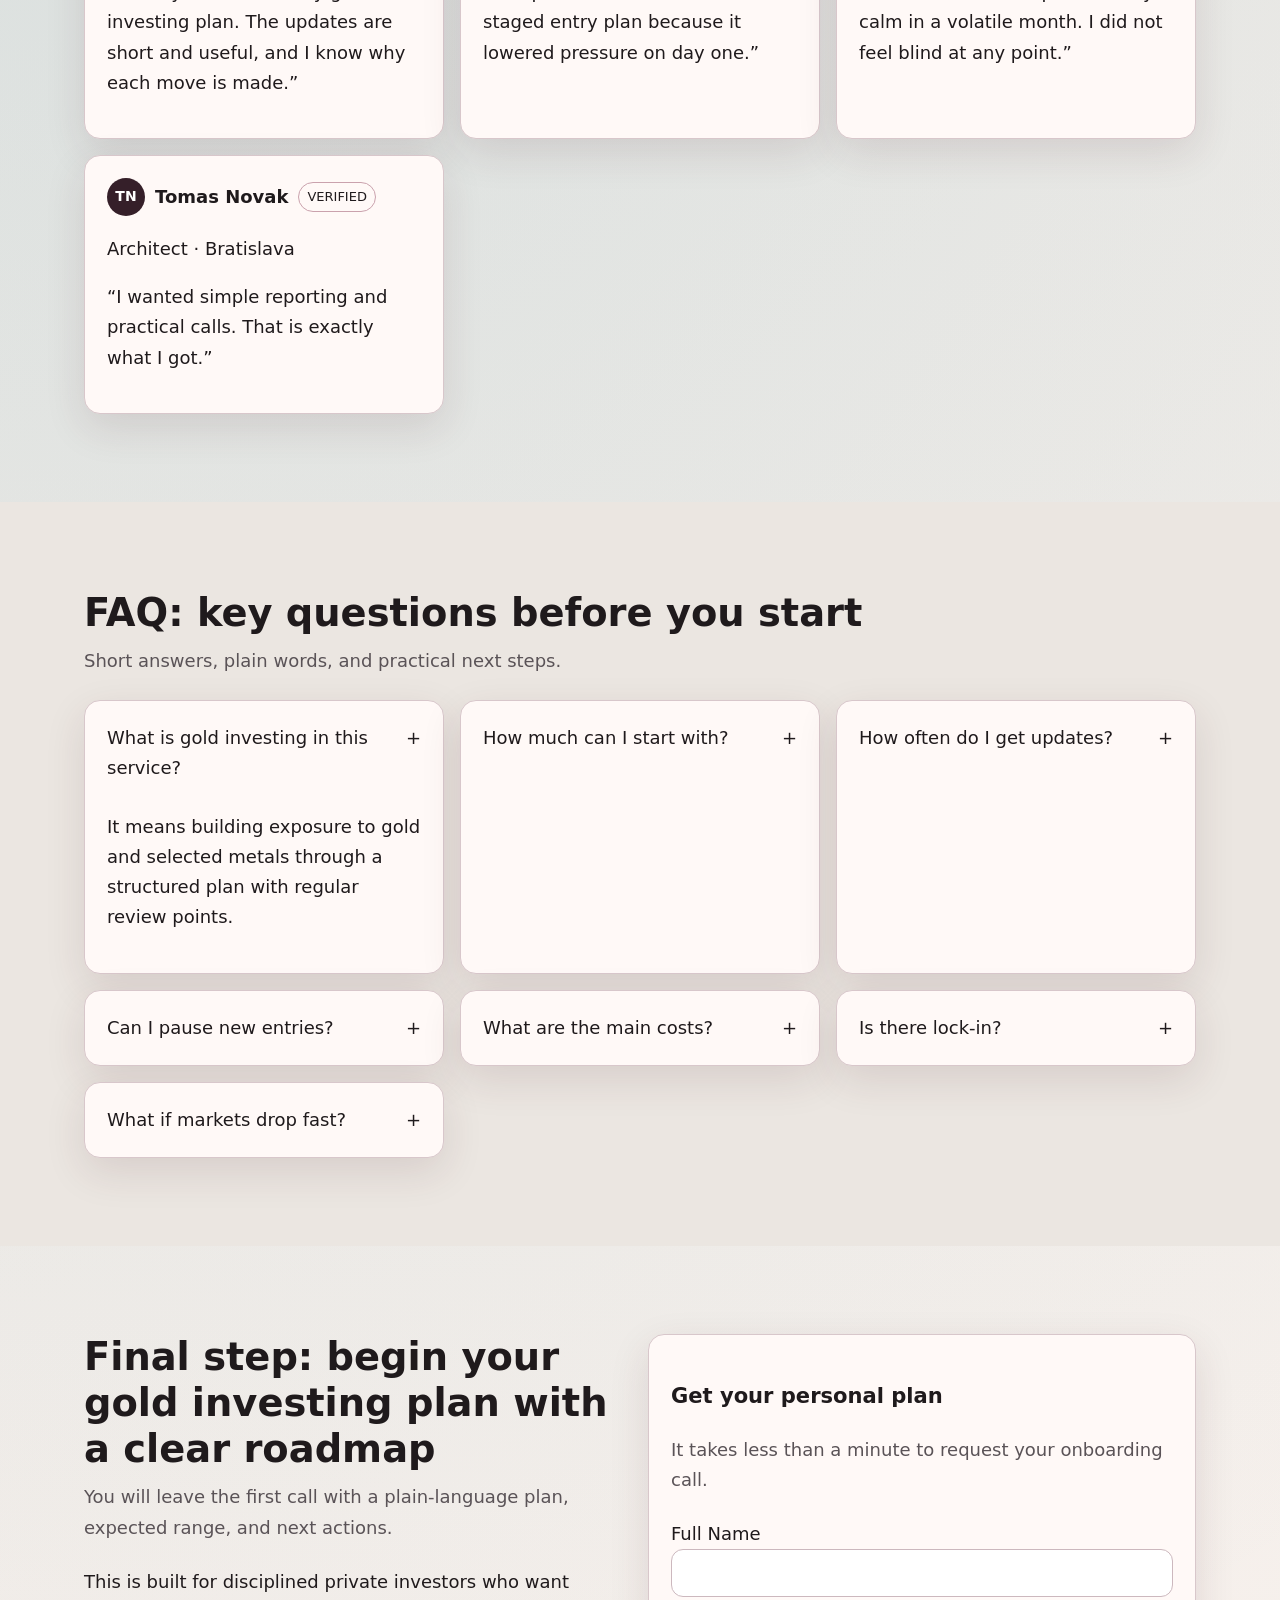
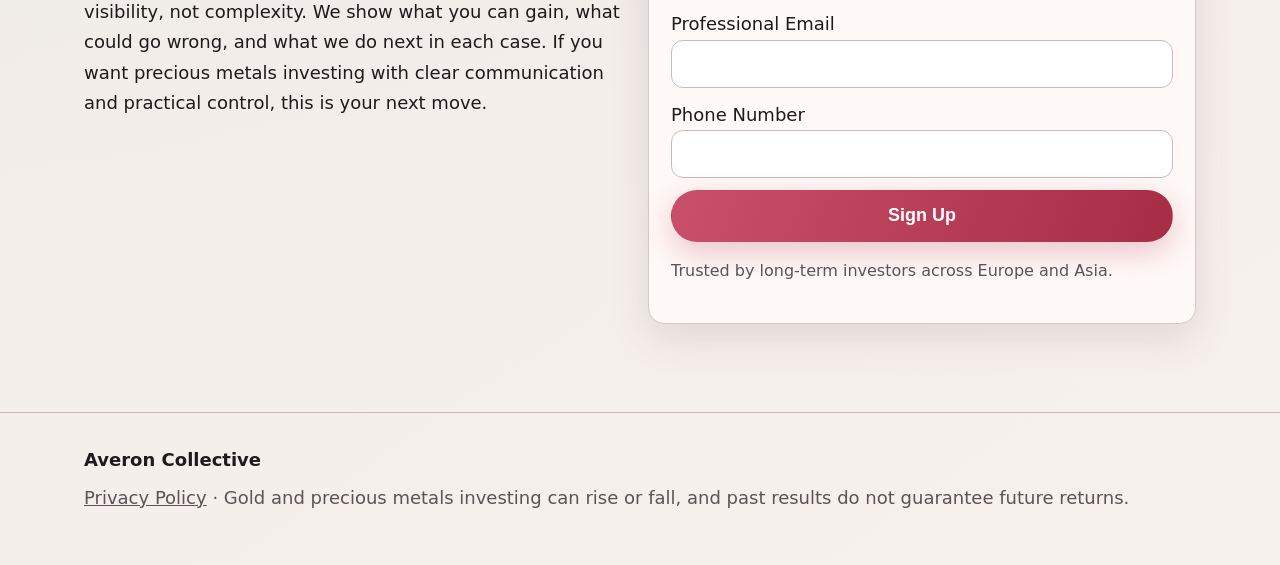
<file: es/index.html>
<!DOCTYPE html>
<html lang="en">
<head>
  <meta charset="UTF-8" />
  <meta name="viewport" content="width=device-width, initial-scale=1.0" />
  <title>Averon Collective ES | Precious Metals Investing, Explained Simply</title>
  <meta name="description" content="Gold investing and precious metals investing explained in short, clear English for disciplined private investors." />
  <link rel="canonical" href="https://averoncollective.com/es/index.html" />
  <link rel="alternate" hreflang="en" href="https://averoncollective.com/index.html" />
  <link rel="alternate" hreflang="de" href="https://averoncollective.com/de/index.html" />
  <link rel="alternate" hreflang="fr" href="https://averoncollective.com/fr/index.html" />
  <link rel="alternate" hreflang="es" href="https://averoncollective.com/es/index.html" />
  <link rel="alternate" hreflang="it" href="https://averoncollective.com/it/index.html" />
  <link rel="alternate" hreflang="tr" href="https://averoncollective.com/tr/index.html" />
  <link rel="alternate" hreflang="pt" href="https://averoncollective.com/pt/index.html" />
  <link rel="alternate" hreflang="jp" href="https://averoncollective.com/jp/index.html" />
  <link rel="alternate" hreflang="sk" href="https://averoncollective.com/sk/index.html" />
  <link rel="alternate" hreflang="be" href="https://averoncollective.com/be/index.html" />
  <meta property="og:title" content="Averon Collective ES | Precious Metals Investing, Explained Simply" />
  <meta property="og:description" content="Gold investing and precious metals investing explained in short, clear English for disciplined private investors." />
  <meta property="og:type" content="website" />
  <meta property="og:url" content="https://averoncollective.com/es/index.html" />
  <meta property="og:image" content="https://averoncollective.com/assets/img/og.jpg" />
  <meta name="twitter:card" content="summary_large_image" />
  <meta name="twitter:title" content="Averon Collective ES | Precious Metals Investing, Explained Simply" />
  <meta name="twitter:description" content="Gold investing and precious metals investing explained in short, clear English for disciplined private investors." />
  <link rel="stylesheet" href="../assets/style.css" />
  <script defer src="../assets/app.js"></script>
</head>
<body>
<header class="site-header">
  <div class="container header-wrap">
    <a class="brand" href="../index.html">Averon Collective</a>
    <nav class="main-nav" aria-label="Main navigation">
      <a href="#market">Why now</a><a href="#model">Model</a><a href="#process">Process</a><a href="#risk">Risk</a><a href="#faq">FAQ</a>
    </nav>
    <div class="right-zone">
      <div class="lang">
        <button class="lang-pill" aria-expanded="false">Español</button>
        <div class="lang-menu" role="menu">
          <a class="lang-link" href="../index.html"><svg class="flag" viewBox="0 0 20 14"><rect width="20" height="14" fill="#012169"/><path d="M0 0L20 14M20 0L0 14" stroke="#fff" stroke-width="3"/><path d="M0 0L20 14M20 0L0 14" stroke="#c8102e" stroke-width="1.6"/><path d="M10 0v14M0 7h20" stroke="#fff" stroke-width="4"/><path d="M10 0v14M0 7h20" stroke="#c8102e" stroke-width="2"/></svg>English</a>
          <a class="lang-link" href="../de/index.html"><svg class="flag" viewBox="0 0 20 14"><rect width="20" height="14" fill="#000"/><rect y="4.66" width="20" height="4.66" fill="#dd0000"/><rect y="9.33" width="20" height="4.66" fill="#ffce00"/></svg>Deutsch</a>
          <a class="lang-link" href="../fr/index.html"><svg class="flag" viewBox="0 0 20 14"><rect width="6.66" height="14" fill="#0055a4"/><rect x="6.66" width="6.66" height="14" fill="#fff"/><rect x="13.33" width="6.66" height="14" fill="#ef4135"/></svg>Français</a>
          <a class="lang-link" href="../es/index.html"><svg class="flag" viewBox="0 0 20 14"><rect width="20" height="14" fill="#aa151b"/><rect y="3.5" width="20" height="7" fill="#f1bf00"/></svg>Español</a>
          <a class="lang-link" href="../it/index.html"><svg class="flag" viewBox="0 0 20 14"><rect width="6.66" height="14" fill="#009246"/><rect x="6.66" width="6.66" height="14" fill="#fff"/><rect x="13.33" width="6.66" height="14" fill="#ce2b37"/></svg>Italiano</a>
          <a class="lang-link" href="../tr/index.html"><svg class="flag" viewBox="0 0 20 14"><rect width="20" height="14" fill="#e30a17"/><circle cx="8" cy="7" r="3.2" fill="#fff"/><circle cx="8.8" cy="7" r="2.6" fill="#e30a17"/><circle cx="11.6" cy="7" r="1.2" fill="#fff"/></svg>Türkçe</a>
          <a class="lang-link" href="../pt/index.html"><svg class="flag" viewBox="0 0 20 14"><rect width="8" height="14" fill="#006600"/><rect x="8" width="6" height="14" fill="#ff0000"/><rect x="14" width="6" height="14" fill="#ffcc00"/></svg>Português</a>
          <a class="lang-link" href="../jp/index.html"><svg class="flag" viewBox="0 0 20 14"><rect width="20" height="14" fill="#fff"/><circle cx="10" cy="7" r="3" fill="#bc002d"/></svg>日本語</a>
          <a class="lang-link" href="../sk/index.html"><svg class="flag" viewBox="0 0 20 14"><rect width="20" height="4.66" fill="#fff"/><rect y="4.66" width="20" height="4.66" fill="#0b4ea2"/><rect y="9.33" width="20" height="4.66" fill="#ee1c25"/></svg>Slovenčina</a>
          <a class="lang-link" href="../be/index.html"><svg class="flag" viewBox="0 0 20 14"><rect width="20" height="14" fill="#000"/><rect x="6.66" width="6.66" height="14" fill="#ffd90c"/><rect x="13.33" width="6.66" height="14" fill="#ef3340"/></svg>Belgium</a>
        </div>
      </div>
      <a class="btn" href="#lead">Sign Up</a>
      <button class="burger" aria-label="Open menu">☰</button>
    </div>
  </div>
</header>

<div class="drawer-overlay"></div>
<aside class="mobile-drawer" aria-label="Mobile menu">
  <button class="drawer-close close-x">X</button>
  <p><a class="brand" href="../index.html">Averon Collective</a></p>
  <nav class="form-stack" style="margin:16px 0 20px">
    <a href="#market">Why now</a><a href="#model">Model</a><a href="#process">Process</a><a href="#risk">Risk</a><a href="#faq">FAQ</a>
  </nav>
  <div class="lang" style="margin-bottom:14px">
    <button class="lang-pill">Español</button>
    <div class="lang-menu" style="position:static;display:block;box-shadow:none;border:none;padding:0">
      <a class="lang-link" href="../index.html">English</a><a class="lang-link" href="../de/index.html">Deutsch</a><a class="lang-link" href="../fr/index.html">Français</a>
      <a class="lang-link" href="../es/index.html">Español</a><a class="lang-link" href="../it/index.html">Italiano</a><a class="lang-link" href="../tr/index.html">Türkçe</a>
      <a class="lang-link" href="../pt/index.html">Português</a><a class="lang-link" href="../jp/index.html">日本語</a><a class="lang-link" href="../sk/index.html">Slovenčina</a><a class="lang-link" href="../be/index.html">Belgium</a>
    </div>
  </div>
  <a class="btn" href="#lead">Sign Up</a>
</aside>

<main>
<section class="section hero reveal">
  <div class="container hero-grid">
    <div>
      <h1>Gold investing with clear steps, real data, and simple investor control</h1>
      <p>At Averon Collective, we focus on gold investing and precious metals investing for long-term investors who want stability and growth. Gold investing can help protect buying power when prices rise and markets feel uncertain. We explain each decision in plain English, so you can see what we buy, why we buy it, and what result we target. You stay informed from day one, and you can act with confidence instead of guesswork.</p>
      <p>Here is what you get: a disciplined plan, monthly updates, and clear entry timing.</p>
    </div>
    <div class="hero-panel" id="lead">
      <h3>Start with a guided investor call</h3>
      <p class="lead">Short form. Fast response. You get a clear next step.</p>
      <form class="form-stack">
        <label>Full Name<input name="name" autocomplete="name" required /></label>
        <label>Professional Email<input type="email" name="email" autocomplete="email" required /></label>
        <label>Phone Number<input type="tel" name="phone" autocomplete="tel" required /></label>
        <button class="btn" type="submit">Sign Up</button>
      </form>
      <p class="trust">We never sell your data. You can leave at any time.</p>
    </div>
  </div>
</section>

<section class="section dark reveal">
  <div class="container">
    <h2>KPI strip: where your gold investing plan stands today</h2>
    <p class="lead">These numbers are updated from our current model and benchmarked against a broad metals index.</p>
    <div class="grid-3">
      <article class="card"><small>Model target return</small><h3>8.4% annual</h3><p>Baseline index is 5.9%. What it means: we aim for better upside through timing and metal mix. Investor gain: better growth potential without adding complex products.</p></article>
      <article class="card"><small>Capital stability band</small><h3>-6.8% worst month</h3><p>Baseline index hit -10.9% in stress months. What it means: downside is still possible, but spread is tighter. Investor gain: smoother path for long-term holding.</p></article>
      <article class="card"><small>Cash-ready reserve</small><h3>12%</h3><p>We keep a reserve to react to sharp price moves. What it means: we can buy quickly during dips. Investor gain: better entries instead of chasing spikes.</p></article>
    </div>
  </div>
</section>

<section class="section reveal" id="market">
  <div class="container grid-2">
    <div>
      <h2>Why the market setup supports gold investing now</h2>
      <p class="lead">Gold investing often strengthens when debt is high, currencies lose strength, and global tension stays elevated.</p>
      <p>Today, central banks continue adding gold. Real interest pressure remains uneven, and this keeps demand for hard assets firm. Here is how to read this: demand drivers are broad, not limited to one region. If one trigger fades, another can still support price. Investor implication: you get a more durable case than a short-term headline trade.</p>
    </div>
    <div class="visual-card">
      <small>Demand split with baseline</small>
      <div class="stack-bar"><span class="seg-a"></span><span class="seg-b"></span><span class="seg-c"></span><span class="seg-d"></span></div>
      <p><strong>2026 model:</strong> central banks 36%, private investors 28%, jewelry 21%, industry 15%. Baseline five-year average for central banks is 29%.</p>
      <p>Investor gain: stronger official demand can reduce deep downside periods.</p>
    </div>
  </div>
</section>

<section class="section reveal" id="model" style="background:var(--bg-soft)">
  <div class="container">
    <h2>Our model: simple structure, clear precious metals investing exposure</h2>
    <p class="lead">We combine physical-backed instruments, liquid gold vehicles, and selective silver exposure for momentum support.</p>
    <div class="grid-2">
      <article class="card"><h3>Core engine</h3><p>70% in gold-focused positions for stability. 20% in silver-linked positions for cycle upside. 10% tactical cash for timing. Baseline portfolio usually runs 85% gold and 0% tactical cash. What it means: we keep balance and flexibility. Investor gain: better chance to buy weakness instead of waiting fully invested.</p></article>
      <article class="visual-card"><small>Us vs market baseline</small><div class="compare"><div class="compare-row"><b>Our model</b><div class="bar"><span style="width:78%"></span></div><b>78</b></div><div class="compare-row"><b>Market mix</b><div class="bar market"><span style="width:61%"></span></div><b>61</b></div></div><p>Score combines transparency, execution speed, and cost control. Investor gain: you keep more of the upside because process costs are tighter.</p></article>
    </div>
  </div>
</section>

<section class="section reveal" id="process">
  <div class="container grid-2">
    <div class="visual-card">
      <small>4-step delivery timeline</small>
      <div class="timeline">
        <div class="step"><b>Step 1 (Day 1-3):</b> suitability call and risk range, with target draw limit explained in plain words.</div>
        <div class="step"><b>Step 2 (Day 4-7):</b> account route and first entry window, with spread and fee check.</div>
        <div class="step"><b>Step 3 (Week 2-3):</b> staged buys across 2-4 tranches to lower bad timing risk.</div>
        <div class="step"><b>Step 4 (Monthly):</b> report, rebalance decision, and next trigger map.</div>
      </div>
      <p>Baseline onboarding in many services takes 3-5 weeks. Investor gain: you deploy faster with less confusion.</p>
    </div>
    <div>
      <h2>Here is how the process works in practical steps</h2>
      <p class="lead">No hidden phases. No unclear handoffs. You always know the next action.</p>
      <p>Each step has one owner and one output, so nothing gets lost. You receive timing windows, decision reasons, and follow-up notes in one place. What this means for your money: fewer delays, fewer rushed decisions, and better discipline when prices swing. This is built for long-term investors who want clarity, not noise.</p>
    </div>
  </div>
</section>

<section class="section dark reveal">
  <div class="container">
    <h2>Metrics that show if gold investing is on track</h2>
    <p class="lead">We track return, downside events, and recovery speed so you can judge progress fairly.</p>
    <div class="grid-2">
      <article class="visual-card"><small>Distribution of monthly outcomes</small><div class="grid-3"><div class="card"><b>Positive months</b><h3>67%</h3><p>Baseline index 58%. More positive months can improve holding confidence.</p></div><div class="card"><b>Flat months</b><h3>18%</h3><p>Baseline 21%. Stable periods are normal and help avoid emotional trading.</p></div><div class="card"><b>Negative months</b><h3>15%</h3><p>Baseline 21%. Fewer negative months can reduce panic exits.</p></div></div><p>Investor gain: clearer odds profile before you commit larger capital.</p></article>
      <article class="visual-card"><small>Recovery rings</small><div class="rings"><div class="ring">94d</div><div class="ring alt">121d</div></div><p>First ring is average recovery in our model after a drop larger than 5%. Second ring is broad market baseline. Investor implication: faster recovery can protect long-term compounding.</p></article>
    </div>
  </div>
</section>

<section class="section reveal">
  <div class="container grid-2">
    <div>
      <h2>Insights you receive each month</h2>
      <p class="lead">You get one clear note with actions, not a long report full of vague terms.</p>
      <p>Every insight update includes three parts: what changed, what we did, and what comes next. You also see one benchmark line, so you know if changes came from market moves or manager choices. This keeps gold investing understandable even during volatile weeks. Investor gain: faster decisions with less stress and a stronger habit of sticking to the plan.</p>
    </div>
    <div class="card">
      <small>Insight panel with benchmark context</small>
      <ul>
        <li>Primary metric: entry efficiency +1.9% vs month baseline.</li>
        <li>Comparison: cost slippage 0.4% vs market 0.8%.</li>
        <li>Interpretation: better execution added return without extra turnover.</li>
        <li>Investor gain: more net growth kept after fees and spreads.</li>
      </ul>
    </div>
  </div>
</section>

<section class="section dark reveal" id="risk">
  <div class="container grid-2">
    <div>
      <h2>Risk in plain English: what could go wrong and how we reduce it</h2>
      <p class="lead">Gold prices can fall, currency moves can hurt returns, and policy shocks can change momentum quickly.</p>
      <p>We reduce risk through staged entries, reserve cash, and predefined rebalance levels. This does not remove losses, but it keeps decisions disciplined when markets move fast. What this means for investors: you still face market risk, yet you avoid random actions that often make losses worse. You always know the response plan before stress arrives.</p>
    </div>
    <div class="visual-card">
      <small>Risk matrix with response</small>
      <div class="risk-matrix">
        <div class="risk-cell"><b>Low impact / low chance</b><p>Short spread widening. Action: wait and monitor.</p></div>
        <div class="risk-cell"><b>High impact / low chance</b><p>Policy shock. Action: use reserve and hedge window.</p></div>
        <div class="risk-cell"><b>Low impact / high chance</b><p>Daily noise. Action: no trade unless trigger hits.</p></div>
        <div class="risk-cell"><b>High impact / high chance</b><p>Trend break. Action: cut exposure in two steps.</p></div>
      </div>
      <p>Investor gain: less emotional trading during sharp moves.</p>
    </div>
  </div>
</section>

<section class="section reveal">
  <div class="container">
    <h2>Investor reviews from verified clients</h2>
    <p class="lead">Real feedback from private investors who wanted a clear path into precious metals investing.</p>
    <div class="grid-2">
      <article class="review"><div class="review-head"><span class="avatar">LA</span><b>Lena Adler</b><span class="verified">VERIFIED</span></div><p>Business Owner · Zurich</p><p>“I finally understand my gold investing plan. The updates are short and useful, and I know why each move is made.”</p></article>
      <article class="review"><div class="review-head"><span class="avatar">MR</span><b>Marco Rossi</b><span class="verified">VERIFIED</span></div><p>Engineer · Milan</p><p>“The process was fast. I liked the staged entry plan because it lowered pressure on day one.”</p></article>
      <article class="review"><div class="review-head"><span class="avatar">SB</span><b>Sofia Bennett</b><span class="verified">VERIFIED</span></div><p>Consultant · London</p><p>“Clear risk notes helped me stay calm in a volatile month. I did not feel blind at any point.”</p></article>
      <article class="review"><div class="review-head"><span class="avatar">TN</span><b>Tomas Novak</b><span class="verified">VERIFIED</span></div><p>Architect · Bratislava</p><p>“I wanted simple reporting and practical calls. That is exactly what I got.”</p></article>
    </div>
  </div>
</section>

<section class="section reveal" id="faq" style="background:var(--bg-soft)">
  <div class="container">
    <h2>FAQ: key questions before you start</h2>
    <p class="lead">Short answers, plain words, and practical next steps.</p>
    <div class="grid-2">
      <article class="faq-item open"><button>What is gold investing in this service?<span>+</span></button><div class="answer"><p>It means building exposure to gold and selected metals through a structured plan with regular review points.</p></div></article>
      <article class="faq-item"><button>How much can I start with?<span>+</span></button><div class="answer"><p>Start size depends on your goals and risk comfort. We define a practical range in the first call.</p></div></article>
      <article class="faq-item"><button>How often do I get updates?<span>+</span></button><div class="answer"><p>You receive monthly updates and event-driven notes when market conditions change quickly.</p></div></article>
      <article class="faq-item"><button>Can I pause new entries?<span>+</span></button><div class="answer"><p>Yes. You can pause staged entries and keep current holdings while we review conditions.</p></div></article>
      <article class="faq-item"><button>What are the main costs?<span>+</span></button><div class="answer"><p>Costs include execution spread and service fee. We show both clearly before any action.</p></div></article>
      <article class="faq-item"><button>Is there lock-in?<span>+</span></button><div class="answer"><p>No long lock-in by default. You get clear access terms before onboarding.</p></div></article>
      <article class="faq-item"><button>What if markets drop fast?<span>+</span></button><div class="answer"><p>We use predefined response levels, reserve cash, and staged decisions to reduce panic reactions.</p></div></article>
    </div>
  </div>
</section>

<section class="section reveal">
  <div class="container grid-2">
    <div>
      <h2>Final step: begin your gold investing plan with a clear roadmap</h2>
      <p class="lead">You will leave the first call with a plain-language plan, expected range, and next actions.</p>
      <p>This is built for disciplined private investors who want visibility, not complexity. We show what you can gain, what could go wrong, and what we do next in each case. If you want precious metals investing with clear communication and practical control, this is your next move.</p>
    </div>
    <div class="hero-panel">
      <h3>Get your personal plan</h3>
      <p class="lead">It takes less than a minute to request your onboarding call.</p>
      <form class="form-stack">
        <label>Full Name<input name="name2" required /></label>
        <label>Professional Email<input type="email" name="email2" required /></label>
        <label>Phone Number<input type="tel" name="phone2" required /></label>
        <button class="btn" type="submit">Sign Up</button>
      </form>
      <p class="trust">Trusted by long-term investors across Europe and Asia.</p>
    </div>
  </div>
</section>
</main>

<footer class="footer">
  <div class="container">
    <strong>Averon Collective</strong>
    <p><a href="#" data-open-privacy>Privacy Policy</a> · Gold and precious metals investing can rise or fall, and past results do not guarantee future returns.</p>
  </div>
</footer>

<div class="modal-wrap" aria-hidden="true">
  <div class="modal-bg"></div>
  <div class="modal" role="dialog" aria-modal="true" aria-label="Privacy Policy">
    <div class="modal-header"><h2>Privacy Policy</h2><button class="close-x" data-close-modal>X</button></div>
    <p><strong>Introduction:</strong> We protect your information and explain how we use it in plain language.</p>
    <p><strong>Data collection:</strong> We collect your name, professional email, phone number, and service interaction data.</p>
    <p><strong>Legal basis:</strong> We process data to deliver requested services, improve operations, and meet legal duties.</p>
    <p><strong>Cookies:</strong> We use essential and analytics cookies to keep the website stable and improve user experience.</p>
    <p><strong>Retention:</strong> We keep personal data only as long as needed for service delivery and legal recordkeeping.</p>
    <p><strong>Third-party sharing:</strong> We share data only with trusted providers for hosting, analytics, and communication support.</p>
    <p><strong>Security:</strong> We use access controls, encryption in transit, and regular checks to reduce unauthorized access risk.</p>
    <p><strong>User rights:</strong> You can request access, correction, deletion, or restriction of your data at any time.</p>
    <p><strong>International transfers:</strong> If data moves across borders, we use lawful safeguards and provider controls.</p>
    <p><strong>Industry risk disclosure:</strong> Investment services involve market uncertainty, and digital communications can carry operational risk.</p>
    <p><strong>Contact:</strong> privacy@averoncollective.com</p>
    <button class="close-btn" data-close-modal>Close</button>
  </div>
</div>

<script type="application/ld+json">
{"@context":"https://schema.org","@graph":[{"@type":"Organization","name":"Averon Collective","url":"https://averoncollective.com","email":"hello@averoncollective.com"},{"@type":"WebSite","name":"Averon Collective","url":"https://averoncollective.com"},{"@type":"FAQPage","mainEntity":[{"@type":"Question","name":"What is gold investing in this service?","acceptedAnswer":{"@type":"Answer","text":"It means building exposure to gold and selected metals through a structured plan with regular review points."}},{"@type":"Question","name":"How often do I get updates?","acceptedAnswer":{"@type":"Answer","text":"You receive monthly updates and event-driven notes when market conditions change quickly."}}]},{"@type":"Review","author":{"@type":"Person","name":"Lena Adler"},"reviewBody":"I finally understand my gold investing plan.","itemReviewed":{"@type":"Service","name":"Averon Collective Investor Program"}}]}
</script>
</body>
</html>
</file>
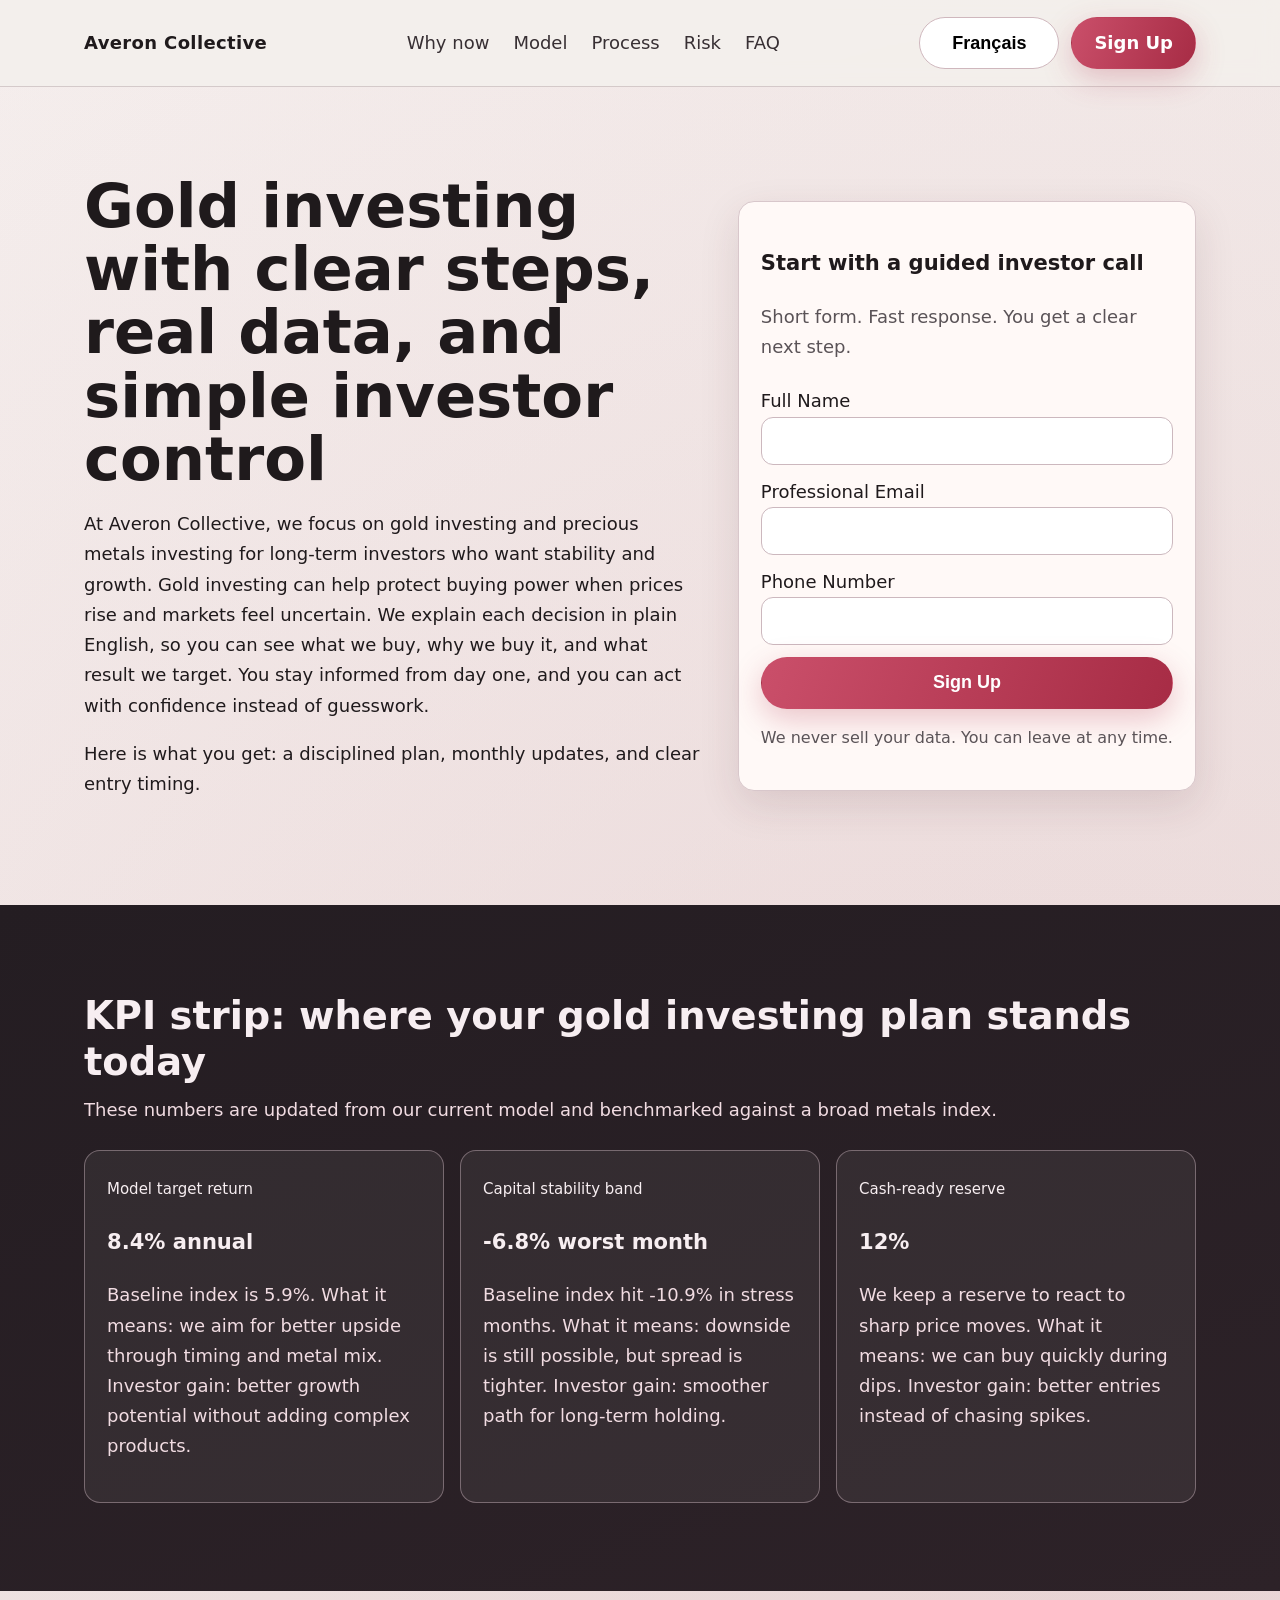
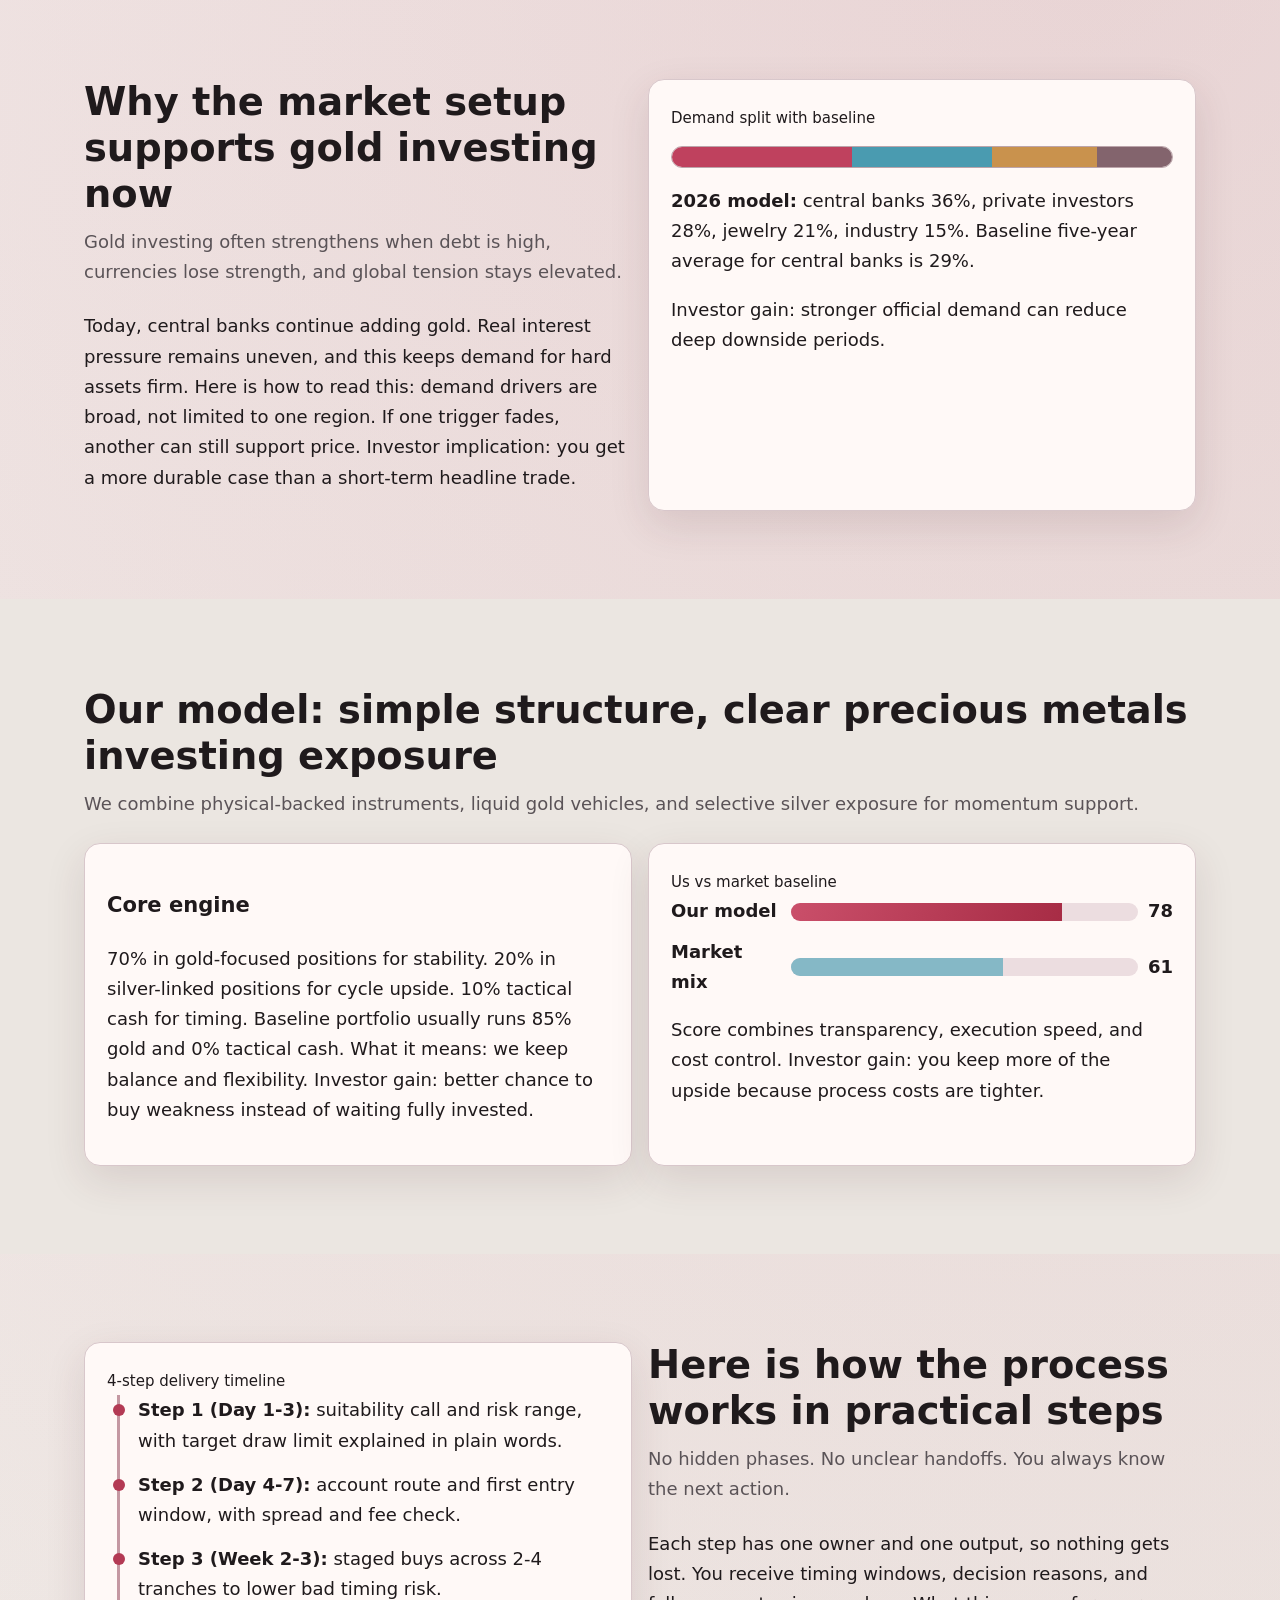
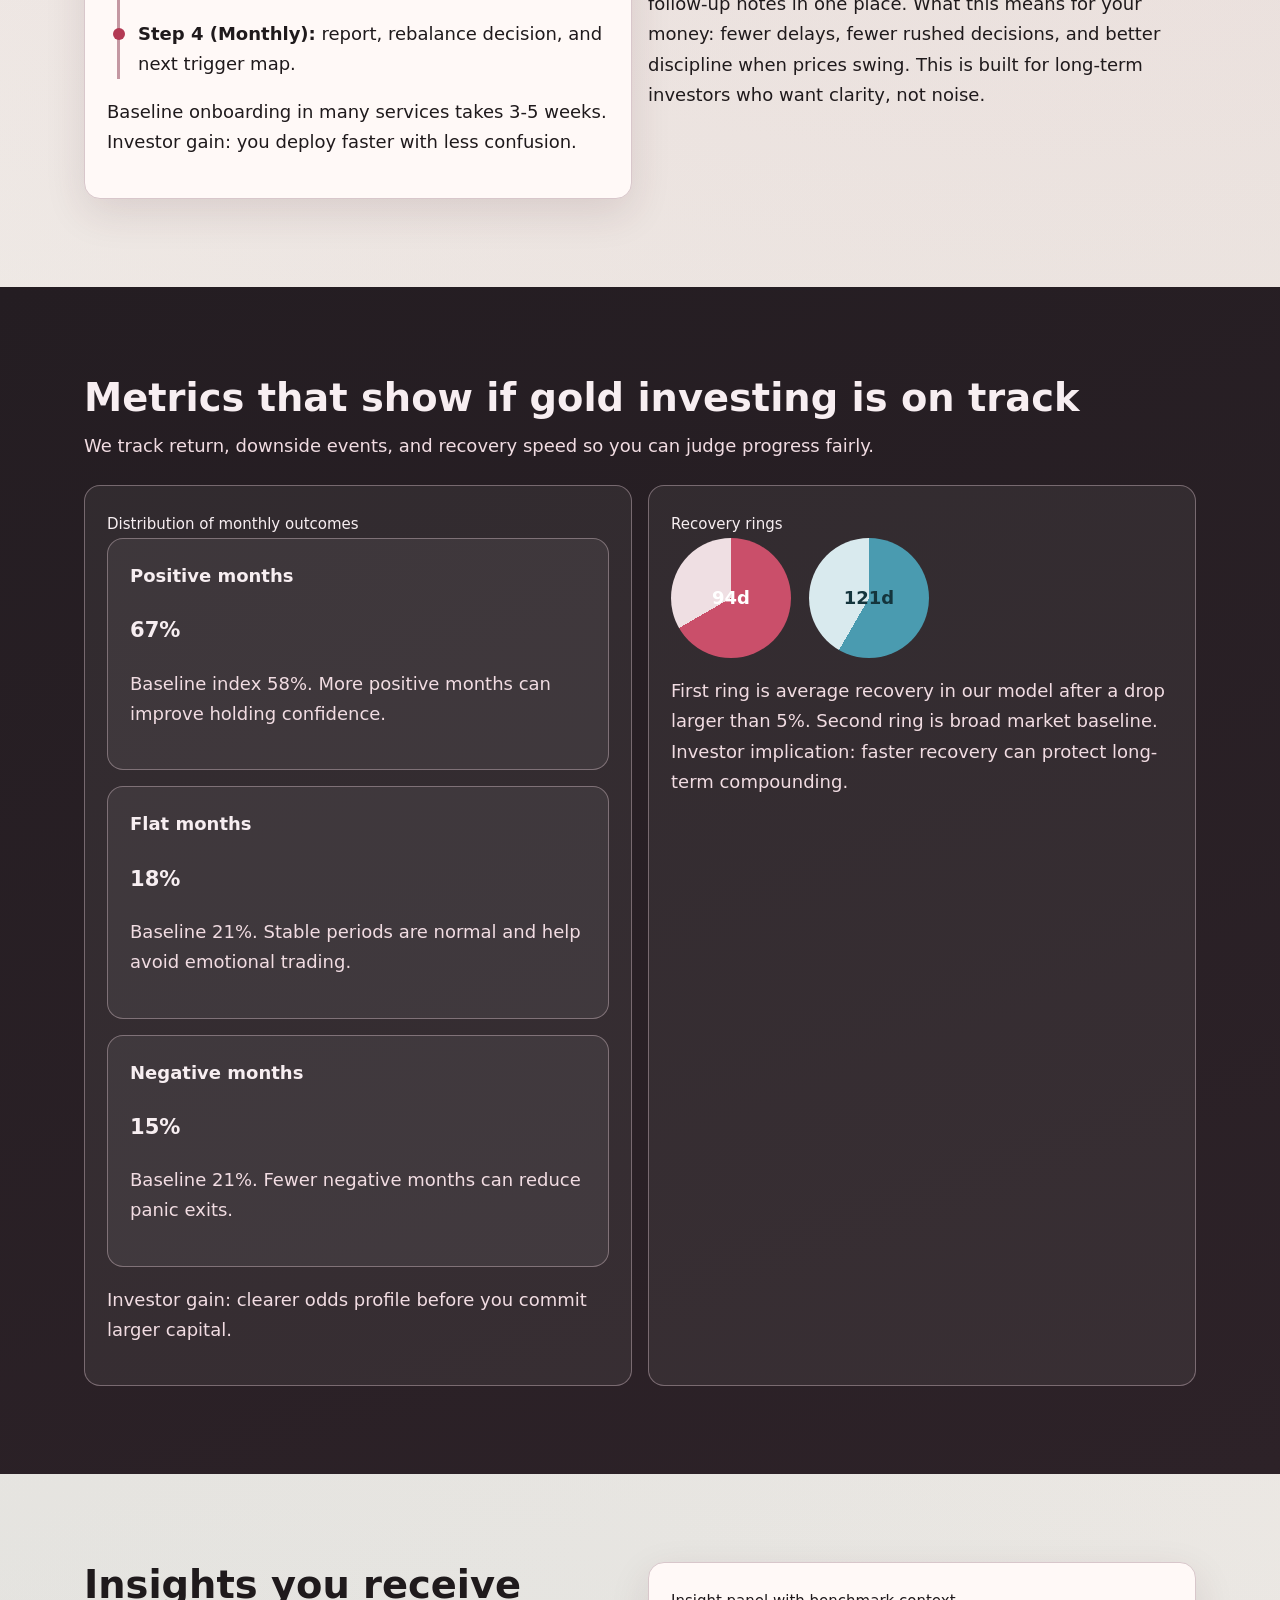
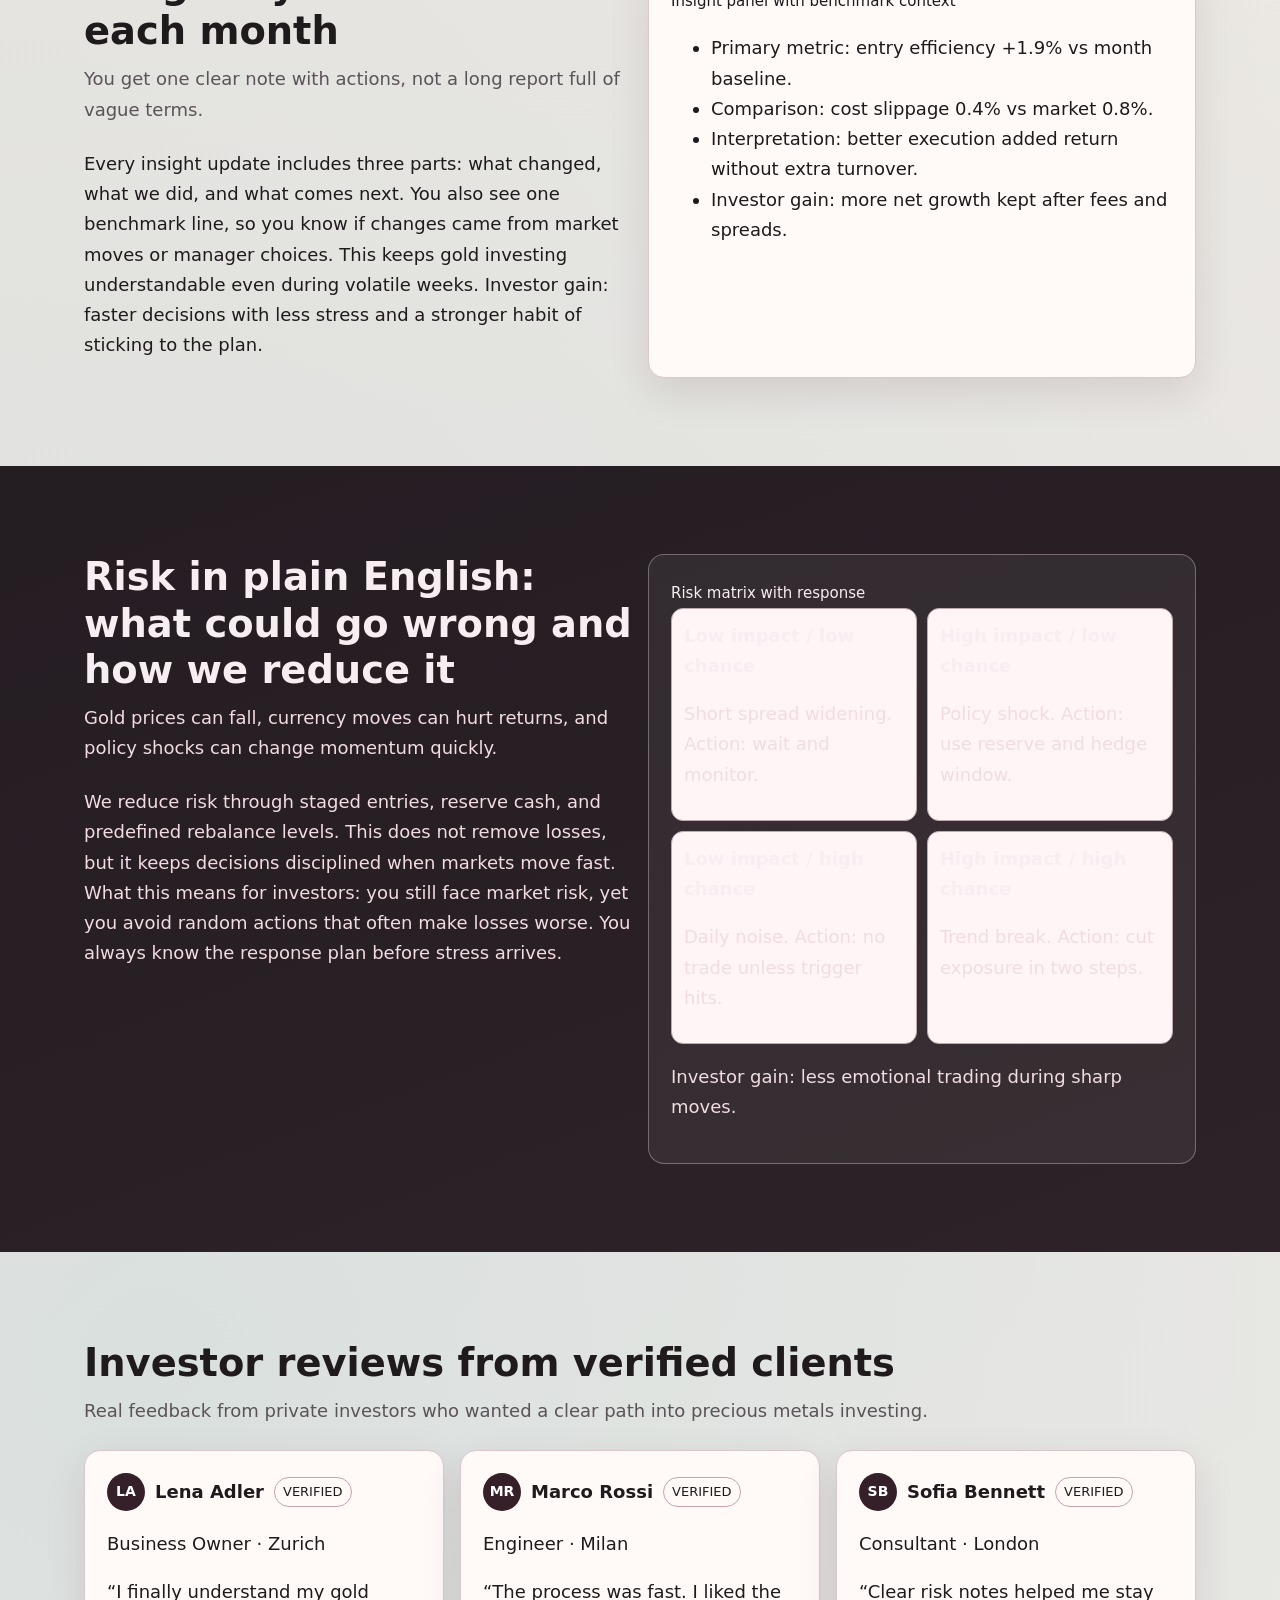
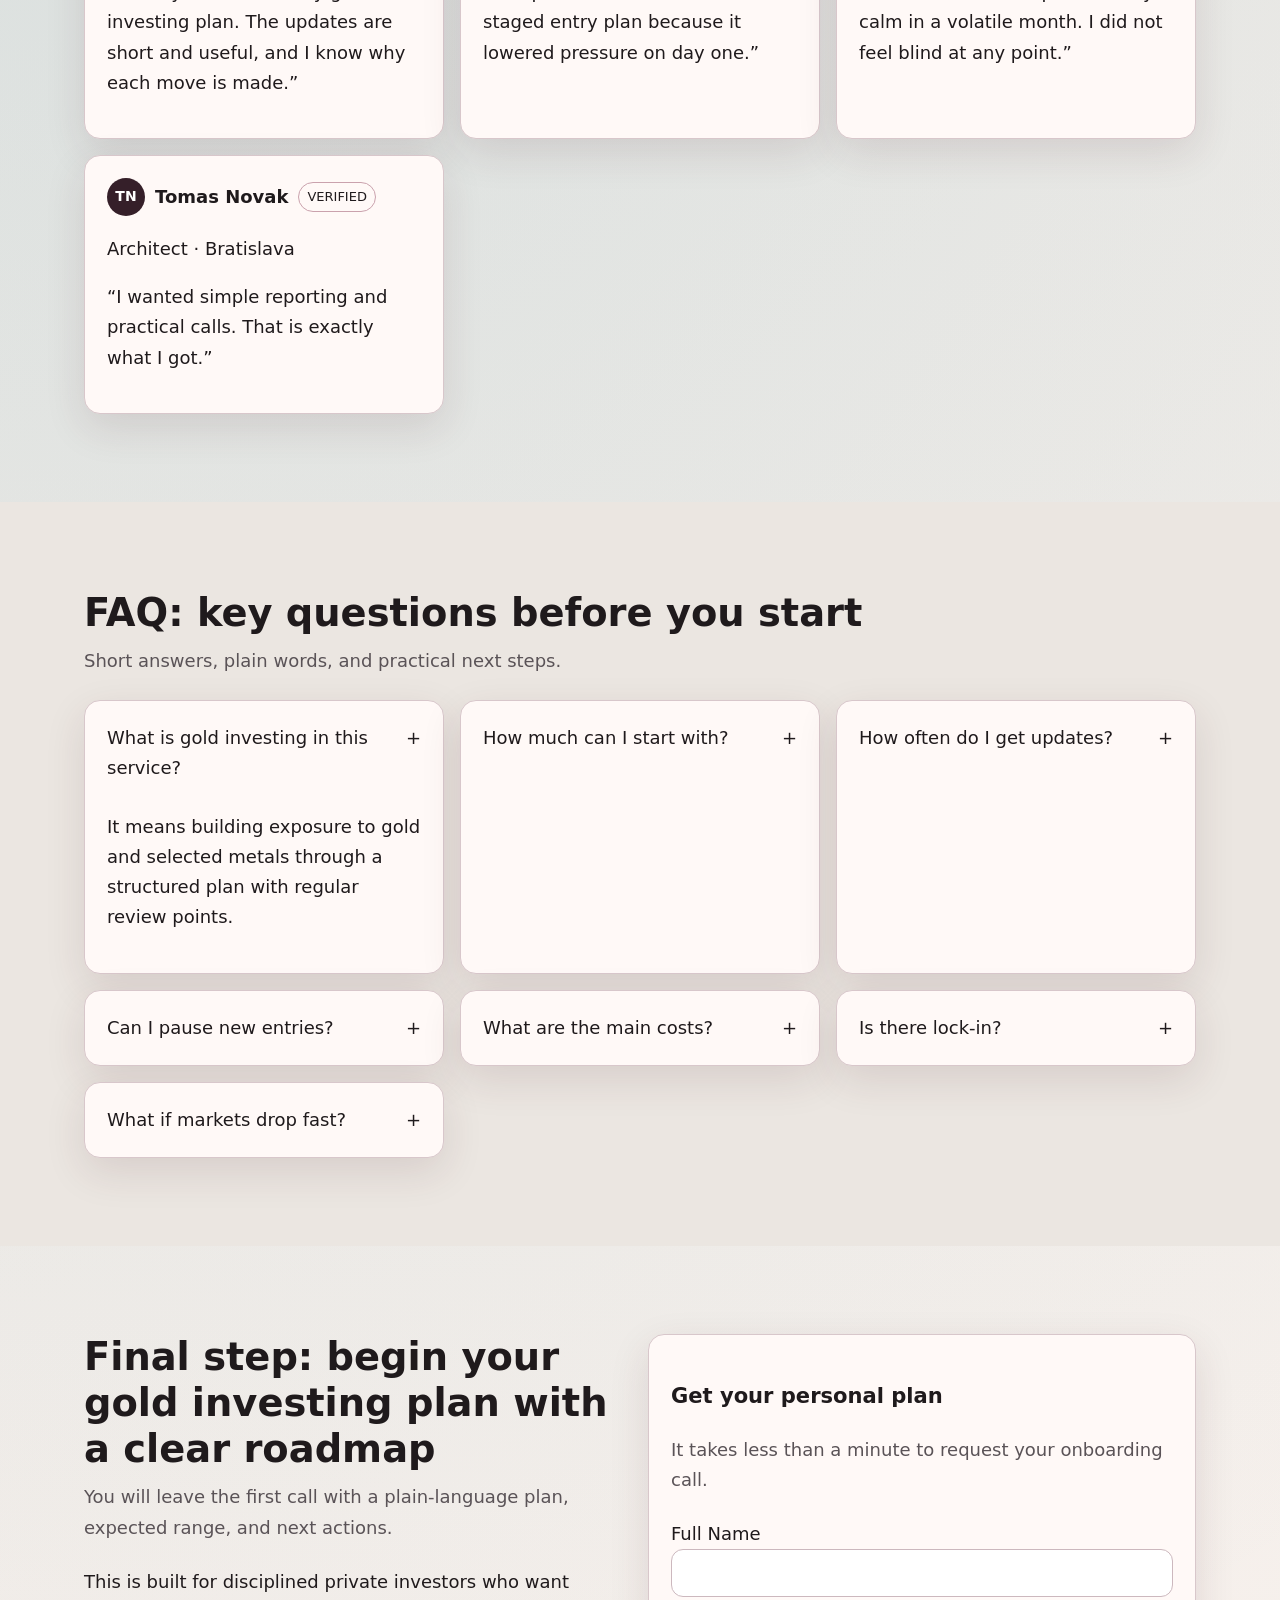
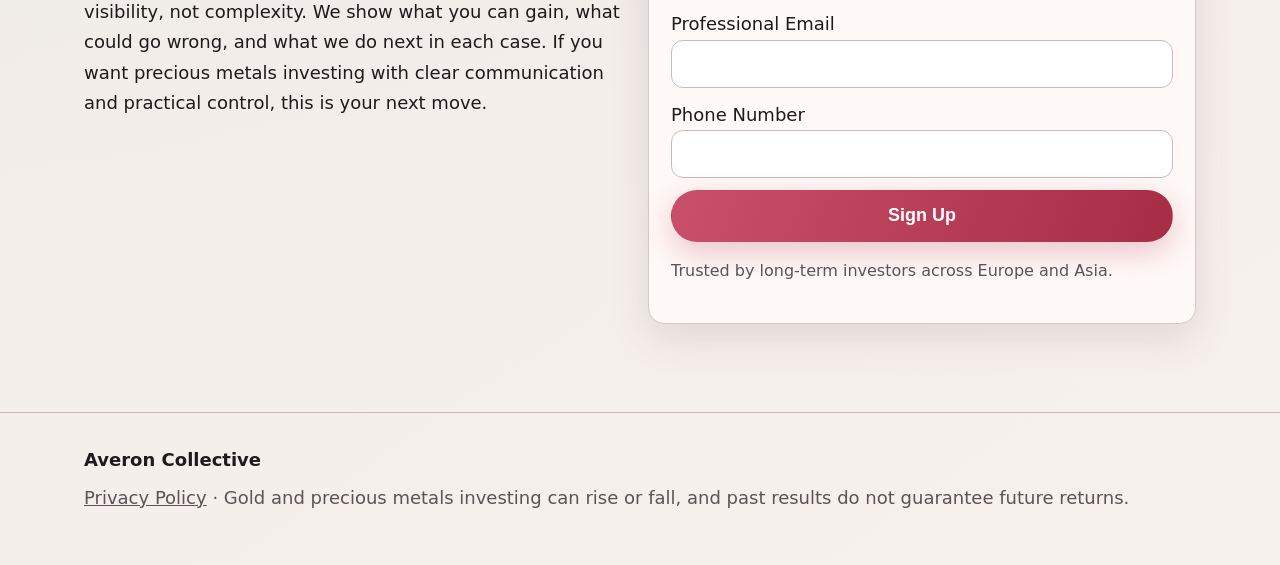
<file: fr/index.html>
<!DOCTYPE html>
<html lang="en">
<head>
  <meta charset="UTF-8" />
  <meta name="viewport" content="width=device-width, initial-scale=1.0" />
  <title>Averon Collective FR | Gold Investing With Practical Guidance</title>
  <meta name="description" content="Premium English landing page on gold investing with clear model, data visuals, and simple onboarding." />
  <link rel="canonical" href="https://averoncollective.com/fr/index.html" />
  <link rel="alternate" hreflang="en" href="https://averoncollective.com/index.html" />
  <link rel="alternate" hreflang="de" href="https://averoncollective.com/de/index.html" />
  <link rel="alternate" hreflang="fr" href="https://averoncollective.com/fr/index.html" />
  <link rel="alternate" hreflang="es" href="https://averoncollective.com/es/index.html" />
  <link rel="alternate" hreflang="it" href="https://averoncollective.com/it/index.html" />
  <link rel="alternate" hreflang="tr" href="https://averoncollective.com/tr/index.html" />
  <link rel="alternate" hreflang="pt" href="https://averoncollective.com/pt/index.html" />
  <link rel="alternate" hreflang="jp" href="https://averoncollective.com/jp/index.html" />
  <link rel="alternate" hreflang="sk" href="https://averoncollective.com/sk/index.html" />
  <link rel="alternate" hreflang="be" href="https://averoncollective.com/be/index.html" />
  <meta property="og:title" content="Averon Collective FR | Gold Investing With Practical Guidance" />
  <meta property="og:description" content="Premium English landing page on gold investing with clear model, data visuals, and simple onboarding." />
  <meta property="og:type" content="website" />
  <meta property="og:url" content="https://averoncollective.com/fr/index.html" />
  <meta property="og:image" content="https://averoncollective.com/assets/img/og.jpg" />
  <meta name="twitter:card" content="summary_large_image" />
  <meta name="twitter:title" content="Averon Collective FR | Gold Investing With Practical Guidance" />
  <meta name="twitter:description" content="Premium English landing page on gold investing with clear model, data visuals, and simple onboarding." />
  <link rel="stylesheet" href="../assets/style.css" />
  <script defer src="../assets/app.js"></script>
</head>
<body>
<header class="site-header">
  <div class="container header-wrap">
    <a class="brand" href="../index.html">Averon Collective</a>
    <nav class="main-nav" aria-label="Main navigation">
      <a href="#market">Why now</a><a href="#model">Model</a><a href="#process">Process</a><a href="#risk">Risk</a><a href="#faq">FAQ</a>
    </nav>
    <div class="right-zone">
      <div class="lang">
        <button class="lang-pill" aria-expanded="false">Français</button>
        <div class="lang-menu" role="menu">
          <a class="lang-link" href="../index.html"><svg class="flag" viewBox="0 0 20 14"><rect width="20" height="14" fill="#012169"/><path d="M0 0L20 14M20 0L0 14" stroke="#fff" stroke-width="3"/><path d="M0 0L20 14M20 0L0 14" stroke="#c8102e" stroke-width="1.6"/><path d="M10 0v14M0 7h20" stroke="#fff" stroke-width="4"/><path d="M10 0v14M0 7h20" stroke="#c8102e" stroke-width="2"/></svg>English</a>
          <a class="lang-link" href="../de/index.html"><svg class="flag" viewBox="0 0 20 14"><rect width="20" height="14" fill="#000"/><rect y="4.66" width="20" height="4.66" fill="#dd0000"/><rect y="9.33" width="20" height="4.66" fill="#ffce00"/></svg>Deutsch</a>
          <a class="lang-link" href="../fr/index.html"><svg class="flag" viewBox="0 0 20 14"><rect width="6.66" height="14" fill="#0055a4"/><rect x="6.66" width="6.66" height="14" fill="#fff"/><rect x="13.33" width="6.66" height="14" fill="#ef4135"/></svg>Français</a>
          <a class="lang-link" href="../es/index.html"><svg class="flag" viewBox="0 0 20 14"><rect width="20" height="14" fill="#aa151b"/><rect y="3.5" width="20" height="7" fill="#f1bf00"/></svg>Español</a>
          <a class="lang-link" href="../it/index.html"><svg class="flag" viewBox="0 0 20 14"><rect width="6.66" height="14" fill="#009246"/><rect x="6.66" width="6.66" height="14" fill="#fff"/><rect x="13.33" width="6.66" height="14" fill="#ce2b37"/></svg>Italiano</a>
          <a class="lang-link" href="../tr/index.html"><svg class="flag" viewBox="0 0 20 14"><rect width="20" height="14" fill="#e30a17"/><circle cx="8" cy="7" r="3.2" fill="#fff"/><circle cx="8.8" cy="7" r="2.6" fill="#e30a17"/><circle cx="11.6" cy="7" r="1.2" fill="#fff"/></svg>Türkçe</a>
          <a class="lang-link" href="../pt/index.html"><svg class="flag" viewBox="0 0 20 14"><rect width="8" height="14" fill="#006600"/><rect x="8" width="6" height="14" fill="#ff0000"/><rect x="14" width="6" height="14" fill="#ffcc00"/></svg>Português</a>
          <a class="lang-link" href="../jp/index.html"><svg class="flag" viewBox="0 0 20 14"><rect width="20" height="14" fill="#fff"/><circle cx="10" cy="7" r="3" fill="#bc002d"/></svg>日本語</a>
          <a class="lang-link" href="../sk/index.html"><svg class="flag" viewBox="0 0 20 14"><rect width="20" height="4.66" fill="#fff"/><rect y="4.66" width="20" height="4.66" fill="#0b4ea2"/><rect y="9.33" width="20" height="4.66" fill="#ee1c25"/></svg>Slovenčina</a>
          <a class="lang-link" href="../be/index.html"><svg class="flag" viewBox="0 0 20 14"><rect width="20" height="14" fill="#000"/><rect x="6.66" width="6.66" height="14" fill="#ffd90c"/><rect x="13.33" width="6.66" height="14" fill="#ef3340"/></svg>Belgium</a>
        </div>
      </div>
      <a class="btn" href="#lead">Sign Up</a>
      <button class="burger" aria-label="Open menu">☰</button>
    </div>
  </div>
</header>

<div class="drawer-overlay"></div>
<aside class="mobile-drawer" aria-label="Mobile menu">
  <button class="drawer-close close-x">X</button>
  <p><a class="brand" href="../index.html">Averon Collective</a></p>
  <nav class="form-stack" style="margin:16px 0 20px">
    <a href="#market">Why now</a><a href="#model">Model</a><a href="#process">Process</a><a href="#risk">Risk</a><a href="#faq">FAQ</a>
  </nav>
  <div class="lang" style="margin-bottom:14px">
    <button class="lang-pill">Français</button>
    <div class="lang-menu" style="position:static;display:block;box-shadow:none;border:none;padding:0">
      <a class="lang-link" href="../index.html">English</a><a class="lang-link" href="../de/index.html">Deutsch</a><a class="lang-link" href="../fr/index.html">Français</a>
      <a class="lang-link" href="../es/index.html">Español</a><a class="lang-link" href="../it/index.html">Italiano</a><a class="lang-link" href="../tr/index.html">Türkçe</a>
      <a class="lang-link" href="../pt/index.html">Português</a><a class="lang-link" href="../jp/index.html">日本語</a><a class="lang-link" href="../sk/index.html">Slovenčina</a><a class="lang-link" href="../be/index.html">Belgium</a>
    </div>
  </div>
  <a class="btn" href="#lead">Sign Up</a>
</aside>

<main>
<section class="section hero reveal">
  <div class="container hero-grid">
    <div>
      <h1>Gold investing with clear steps, real data, and simple investor control</h1>
      <p>At Averon Collective, we focus on gold investing and precious metals investing for long-term investors who want stability and growth. Gold investing can help protect buying power when prices rise and markets feel uncertain. We explain each decision in plain English, so you can see what we buy, why we buy it, and what result we target. You stay informed from day one, and you can act with confidence instead of guesswork.</p>
      <p>Here is what you get: a disciplined plan, monthly updates, and clear entry timing.</p>
    </div>
    <div class="hero-panel" id="lead">
      <h3>Start with a guided investor call</h3>
      <p class="lead">Short form. Fast response. You get a clear next step.</p>
      <form class="form-stack">
        <label>Full Name<input name="name" autocomplete="name" required /></label>
        <label>Professional Email<input type="email" name="email" autocomplete="email" required /></label>
        <label>Phone Number<input type="tel" name="phone" autocomplete="tel" required /></label>
        <button class="btn" type="submit">Sign Up</button>
      </form>
      <p class="trust">We never sell your data. You can leave at any time.</p>
    </div>
  </div>
</section>

<section class="section dark reveal">
  <div class="container">
    <h2>KPI strip: where your gold investing plan stands today</h2>
    <p class="lead">These numbers are updated from our current model and benchmarked against a broad metals index.</p>
    <div class="grid-3">
      <article class="card"><small>Model target return</small><h3>8.4% annual</h3><p>Baseline index is 5.9%. What it means: we aim for better upside through timing and metal mix. Investor gain: better growth potential without adding complex products.</p></article>
      <article class="card"><small>Capital stability band</small><h3>-6.8% worst month</h3><p>Baseline index hit -10.9% in stress months. What it means: downside is still possible, but spread is tighter. Investor gain: smoother path for long-term holding.</p></article>
      <article class="card"><small>Cash-ready reserve</small><h3>12%</h3><p>We keep a reserve to react to sharp price moves. What it means: we can buy quickly during dips. Investor gain: better entries instead of chasing spikes.</p></article>
    </div>
  </div>
</section>

<section class="section reveal" id="market">
  <div class="container grid-2">
    <div>
      <h2>Why the market setup supports gold investing now</h2>
      <p class="lead">Gold investing often strengthens when debt is high, currencies lose strength, and global tension stays elevated.</p>
      <p>Today, central banks continue adding gold. Real interest pressure remains uneven, and this keeps demand for hard assets firm. Here is how to read this: demand drivers are broad, not limited to one region. If one trigger fades, another can still support price. Investor implication: you get a more durable case than a short-term headline trade.</p>
    </div>
    <div class="visual-card">
      <small>Demand split with baseline</small>
      <div class="stack-bar"><span class="seg-a"></span><span class="seg-b"></span><span class="seg-c"></span><span class="seg-d"></span></div>
      <p><strong>2026 model:</strong> central banks 36%, private investors 28%, jewelry 21%, industry 15%. Baseline five-year average for central banks is 29%.</p>
      <p>Investor gain: stronger official demand can reduce deep downside periods.</p>
    </div>
  </div>
</section>

<section class="section reveal" id="model" style="background:var(--bg-soft)">
  <div class="container">
    <h2>Our model: simple structure, clear precious metals investing exposure</h2>
    <p class="lead">We combine physical-backed instruments, liquid gold vehicles, and selective silver exposure for momentum support.</p>
    <div class="grid-2">
      <article class="card"><h3>Core engine</h3><p>70% in gold-focused positions for stability. 20% in silver-linked positions for cycle upside. 10% tactical cash for timing. Baseline portfolio usually runs 85% gold and 0% tactical cash. What it means: we keep balance and flexibility. Investor gain: better chance to buy weakness instead of waiting fully invested.</p></article>
      <article class="visual-card"><small>Us vs market baseline</small><div class="compare"><div class="compare-row"><b>Our model</b><div class="bar"><span style="width:78%"></span></div><b>78</b></div><div class="compare-row"><b>Market mix</b><div class="bar market"><span style="width:61%"></span></div><b>61</b></div></div><p>Score combines transparency, execution speed, and cost control. Investor gain: you keep more of the upside because process costs are tighter.</p></article>
    </div>
  </div>
</section>

<section class="section reveal" id="process">
  <div class="container grid-2">
    <div class="visual-card">
      <small>4-step delivery timeline</small>
      <div class="timeline">
        <div class="step"><b>Step 1 (Day 1-3):</b> suitability call and risk range, with target draw limit explained in plain words.</div>
        <div class="step"><b>Step 2 (Day 4-7):</b> account route and first entry window, with spread and fee check.</div>
        <div class="step"><b>Step 3 (Week 2-3):</b> staged buys across 2-4 tranches to lower bad timing risk.</div>
        <div class="step"><b>Step 4 (Monthly):</b> report, rebalance decision, and next trigger map.</div>
      </div>
      <p>Baseline onboarding in many services takes 3-5 weeks. Investor gain: you deploy faster with less confusion.</p>
    </div>
    <div>
      <h2>Here is how the process works in practical steps</h2>
      <p class="lead">No hidden phases. No unclear handoffs. You always know the next action.</p>
      <p>Each step has one owner and one output, so nothing gets lost. You receive timing windows, decision reasons, and follow-up notes in one place. What this means for your money: fewer delays, fewer rushed decisions, and better discipline when prices swing. This is built for long-term investors who want clarity, not noise.</p>
    </div>
  </div>
</section>

<section class="section dark reveal">
  <div class="container">
    <h2>Metrics that show if gold investing is on track</h2>
    <p class="lead">We track return, downside events, and recovery speed so you can judge progress fairly.</p>
    <div class="grid-2">
      <article class="visual-card"><small>Distribution of monthly outcomes</small><div class="grid-3"><div class="card"><b>Positive months</b><h3>67%</h3><p>Baseline index 58%. More positive months can improve holding confidence.</p></div><div class="card"><b>Flat months</b><h3>18%</h3><p>Baseline 21%. Stable periods are normal and help avoid emotional trading.</p></div><div class="card"><b>Negative months</b><h3>15%</h3><p>Baseline 21%. Fewer negative months can reduce panic exits.</p></div></div><p>Investor gain: clearer odds profile before you commit larger capital.</p></article>
      <article class="visual-card"><small>Recovery rings</small><div class="rings"><div class="ring">94d</div><div class="ring alt">121d</div></div><p>First ring is average recovery in our model after a drop larger than 5%. Second ring is broad market baseline. Investor implication: faster recovery can protect long-term compounding.</p></article>
    </div>
  </div>
</section>

<section class="section reveal">
  <div class="container grid-2">
    <div>
      <h2>Insights you receive each month</h2>
      <p class="lead">You get one clear note with actions, not a long report full of vague terms.</p>
      <p>Every insight update includes three parts: what changed, what we did, and what comes next. You also see one benchmark line, so you know if changes came from market moves or manager choices. This keeps gold investing understandable even during volatile weeks. Investor gain: faster decisions with less stress and a stronger habit of sticking to the plan.</p>
    </div>
    <div class="card">
      <small>Insight panel with benchmark context</small>
      <ul>
        <li>Primary metric: entry efficiency +1.9% vs month baseline.</li>
        <li>Comparison: cost slippage 0.4% vs market 0.8%.</li>
        <li>Interpretation: better execution added return without extra turnover.</li>
        <li>Investor gain: more net growth kept after fees and spreads.</li>
      </ul>
    </div>
  </div>
</section>

<section class="section dark reveal" id="risk">
  <div class="container grid-2">
    <div>
      <h2>Risk in plain English: what could go wrong and how we reduce it</h2>
      <p class="lead">Gold prices can fall, currency moves can hurt returns, and policy shocks can change momentum quickly.</p>
      <p>We reduce risk through staged entries, reserve cash, and predefined rebalance levels. This does not remove losses, but it keeps decisions disciplined when markets move fast. What this means for investors: you still face market risk, yet you avoid random actions that often make losses worse. You always know the response plan before stress arrives.</p>
    </div>
    <div class="visual-card">
      <small>Risk matrix with response</small>
      <div class="risk-matrix">
        <div class="risk-cell"><b>Low impact / low chance</b><p>Short spread widening. Action: wait and monitor.</p></div>
        <div class="risk-cell"><b>High impact / low chance</b><p>Policy shock. Action: use reserve and hedge window.</p></div>
        <div class="risk-cell"><b>Low impact / high chance</b><p>Daily noise. Action: no trade unless trigger hits.</p></div>
        <div class="risk-cell"><b>High impact / high chance</b><p>Trend break. Action: cut exposure in two steps.</p></div>
      </div>
      <p>Investor gain: less emotional trading during sharp moves.</p>
    </div>
  </div>
</section>

<section class="section reveal">
  <div class="container">
    <h2>Investor reviews from verified clients</h2>
    <p class="lead">Real feedback from private investors who wanted a clear path into precious metals investing.</p>
    <div class="grid-2">
      <article class="review"><div class="review-head"><span class="avatar">LA</span><b>Lena Adler</b><span class="verified">VERIFIED</span></div><p>Business Owner · Zurich</p><p>“I finally understand my gold investing plan. The updates are short and useful, and I know why each move is made.”</p></article>
      <article class="review"><div class="review-head"><span class="avatar">MR</span><b>Marco Rossi</b><span class="verified">VERIFIED</span></div><p>Engineer · Milan</p><p>“The process was fast. I liked the staged entry plan because it lowered pressure on day one.”</p></article>
      <article class="review"><div class="review-head"><span class="avatar">SB</span><b>Sofia Bennett</b><span class="verified">VERIFIED</span></div><p>Consultant · London</p><p>“Clear risk notes helped me stay calm in a volatile month. I did not feel blind at any point.”</p></article>
      <article class="review"><div class="review-head"><span class="avatar">TN</span><b>Tomas Novak</b><span class="verified">VERIFIED</span></div><p>Architect · Bratislava</p><p>“I wanted simple reporting and practical calls. That is exactly what I got.”</p></article>
    </div>
  </div>
</section>

<section class="section reveal" id="faq" style="background:var(--bg-soft)">
  <div class="container">
    <h2>FAQ: key questions before you start</h2>
    <p class="lead">Short answers, plain words, and practical next steps.</p>
    <div class="grid-2">
      <article class="faq-item open"><button>What is gold investing in this service?<span>+</span></button><div class="answer"><p>It means building exposure to gold and selected metals through a structured plan with regular review points.</p></div></article>
      <article class="faq-item"><button>How much can I start with?<span>+</span></button><div class="answer"><p>Start size depends on your goals and risk comfort. We define a practical range in the first call.</p></div></article>
      <article class="faq-item"><button>How often do I get updates?<span>+</span></button><div class="answer"><p>You receive monthly updates and event-driven notes when market conditions change quickly.</p></div></article>
      <article class="faq-item"><button>Can I pause new entries?<span>+</span></button><div class="answer"><p>Yes. You can pause staged entries and keep current holdings while we review conditions.</p></div></article>
      <article class="faq-item"><button>What are the main costs?<span>+</span></button><div class="answer"><p>Costs include execution spread and service fee. We show both clearly before any action.</p></div></article>
      <article class="faq-item"><button>Is there lock-in?<span>+</span></button><div class="answer"><p>No long lock-in by default. You get clear access terms before onboarding.</p></div></article>
      <article class="faq-item"><button>What if markets drop fast?<span>+</span></button><div class="answer"><p>We use predefined response levels, reserve cash, and staged decisions to reduce panic reactions.</p></div></article>
    </div>
  </div>
</section>

<section class="section reveal">
  <div class="container grid-2">
    <div>
      <h2>Final step: begin your gold investing plan with a clear roadmap</h2>
      <p class="lead">You will leave the first call with a plain-language plan, expected range, and next actions.</p>
      <p>This is built for disciplined private investors who want visibility, not complexity. We show what you can gain, what could go wrong, and what we do next in each case. If you want precious metals investing with clear communication and practical control, this is your next move.</p>
    </div>
    <div class="hero-panel">
      <h3>Get your personal plan</h3>
      <p class="lead">It takes less than a minute to request your onboarding call.</p>
      <form class="form-stack">
        <label>Full Name<input name="name2" required /></label>
        <label>Professional Email<input type="email" name="email2" required /></label>
        <label>Phone Number<input type="tel" name="phone2" required /></label>
        <button class="btn" type="submit">Sign Up</button>
      </form>
      <p class="trust">Trusted by long-term investors across Europe and Asia.</p>
    </div>
  </div>
</section>
</main>

<footer class="footer">
  <div class="container">
    <strong>Averon Collective</strong>
    <p><a href="#" data-open-privacy>Privacy Policy</a> · Gold and precious metals investing can rise or fall, and past results do not guarantee future returns.</p>
  </div>
</footer>

<div class="modal-wrap" aria-hidden="true">
  <div class="modal-bg"></div>
  <div class="modal" role="dialog" aria-modal="true" aria-label="Privacy Policy">
    <div class="modal-header"><h2>Privacy Policy</h2><button class="close-x" data-close-modal>X</button></div>
    <p><strong>Introduction:</strong> We protect your information and explain how we use it in plain language.</p>
    <p><strong>Data collection:</strong> We collect your name, professional email, phone number, and service interaction data.</p>
    <p><strong>Legal basis:</strong> We process data to deliver requested services, improve operations, and meet legal duties.</p>
    <p><strong>Cookies:</strong> We use essential and analytics cookies to keep the website stable and improve user experience.</p>
    <p><strong>Retention:</strong> We keep personal data only as long as needed for service delivery and legal recordkeeping.</p>
    <p><strong>Third-party sharing:</strong> We share data only with trusted providers for hosting, analytics, and communication support.</p>
    <p><strong>Security:</strong> We use access controls, encryption in transit, and regular checks to reduce unauthorized access risk.</p>
    <p><strong>User rights:</strong> You can request access, correction, deletion, or restriction of your data at any time.</p>
    <p><strong>International transfers:</strong> If data moves across borders, we use lawful safeguards and provider controls.</p>
    <p><strong>Industry risk disclosure:</strong> Investment services involve market uncertainty, and digital communications can carry operational risk.</p>
    <p><strong>Contact:</strong> privacy@averoncollective.com</p>
    <button class="close-btn" data-close-modal>Close</button>
  </div>
</div>

<script type="application/ld+json">
{"@context":"https://schema.org","@graph":[{"@type":"Organization","name":"Averon Collective","url":"https://averoncollective.com","email":"hello@averoncollective.com"},{"@type":"WebSite","name":"Averon Collective","url":"https://averoncollective.com"},{"@type":"FAQPage","mainEntity":[{"@type":"Question","name":"What is gold investing in this service?","acceptedAnswer":{"@type":"Answer","text":"It means building exposure to gold and selected metals through a structured plan with regular review points."}},{"@type":"Question","name":"How often do I get updates?","acceptedAnswer":{"@type":"Answer","text":"You receive monthly updates and event-driven notes when market conditions change quickly."}}]},{"@type":"Review","author":{"@type":"Person","name":"Lena Adler"},"reviewBody":"I finally understand my gold investing plan.","itemReviewed":{"@type":"Service","name":"Averon Collective Investor Program"}}]}
</script>
</body>
</html>
</file>
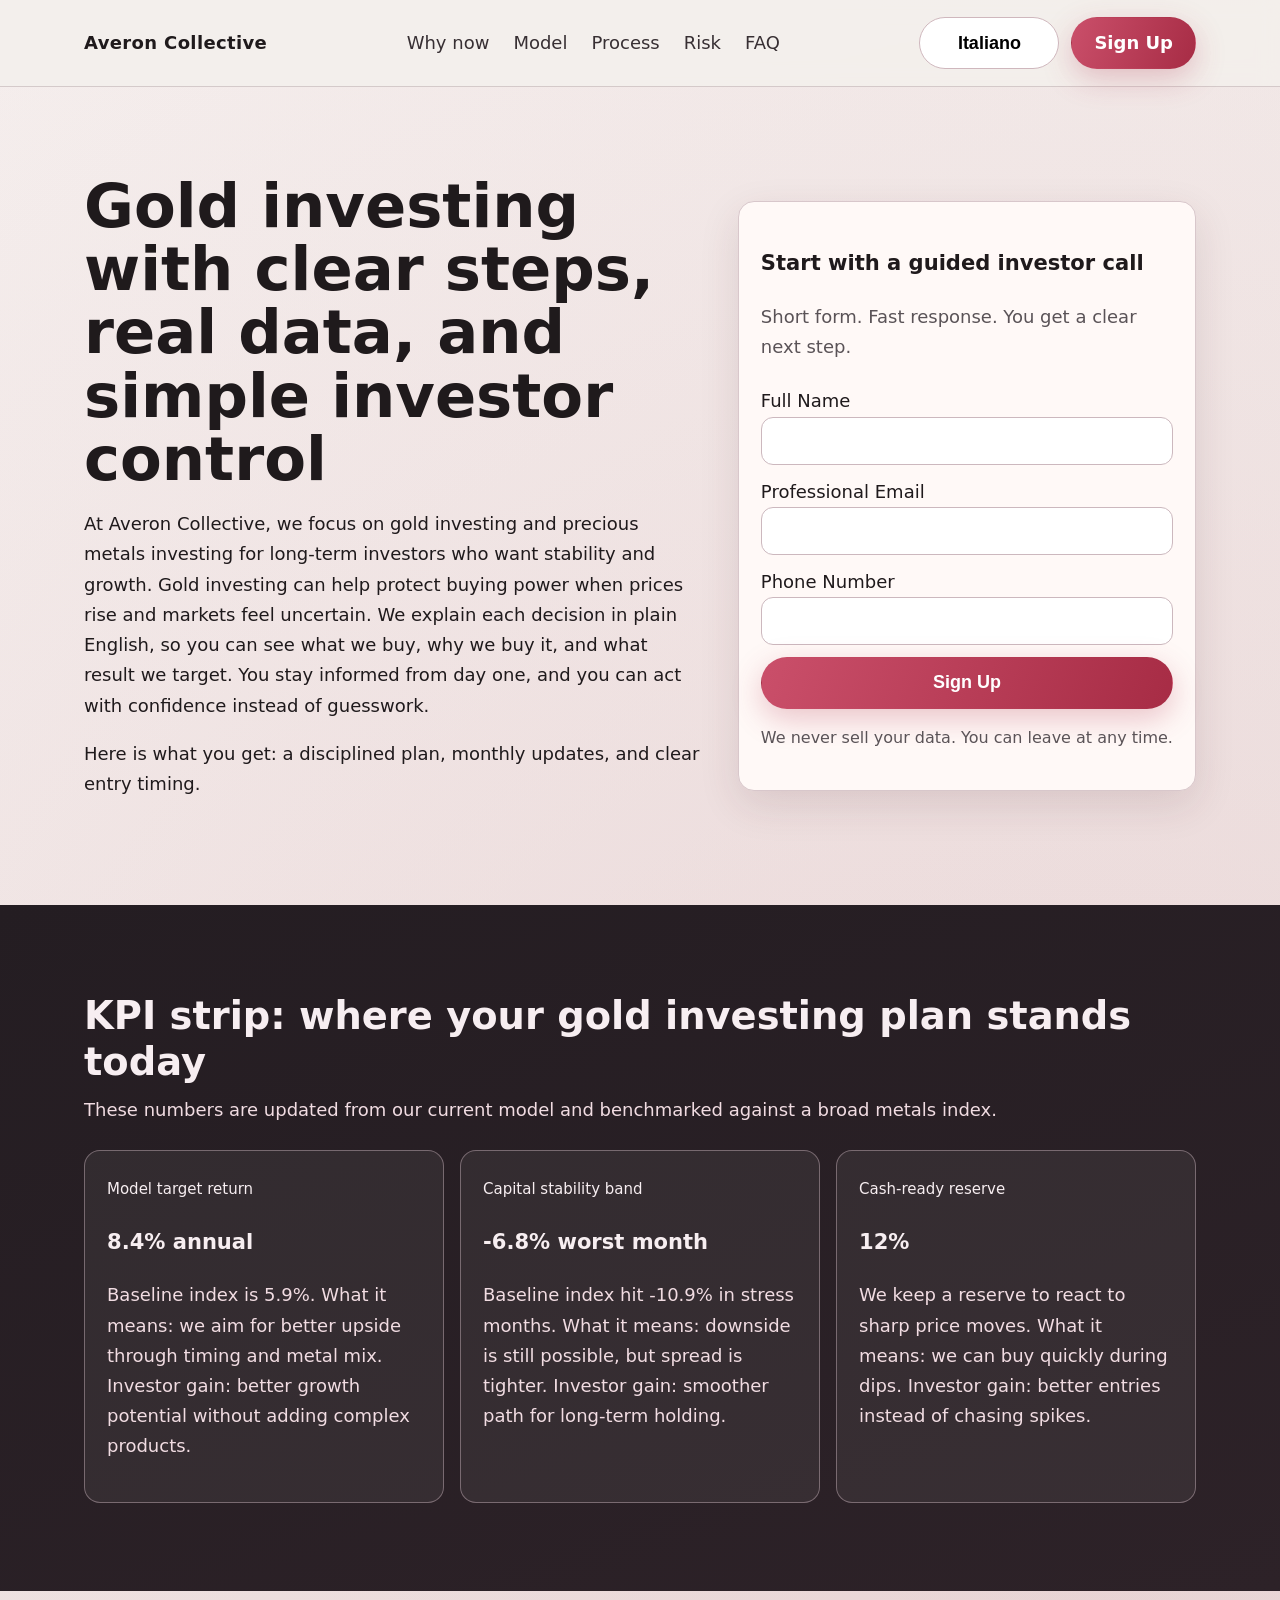
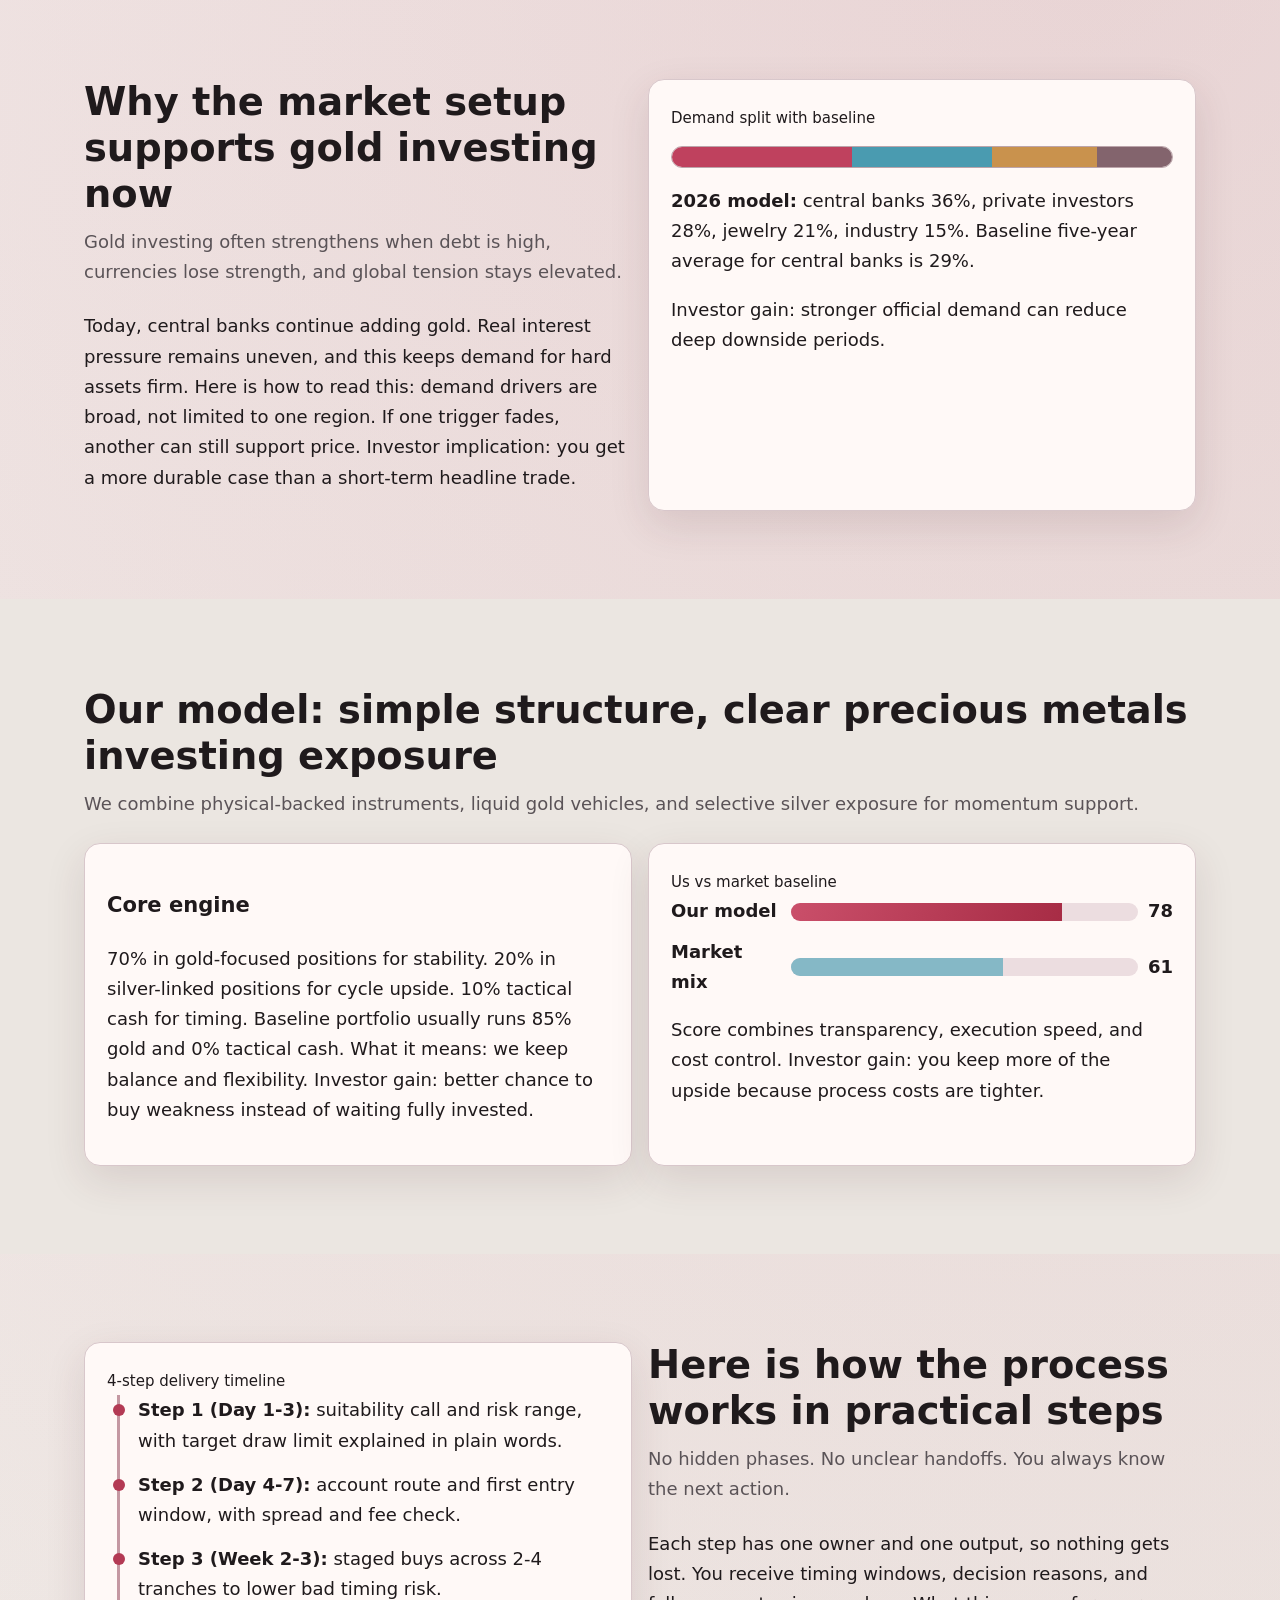
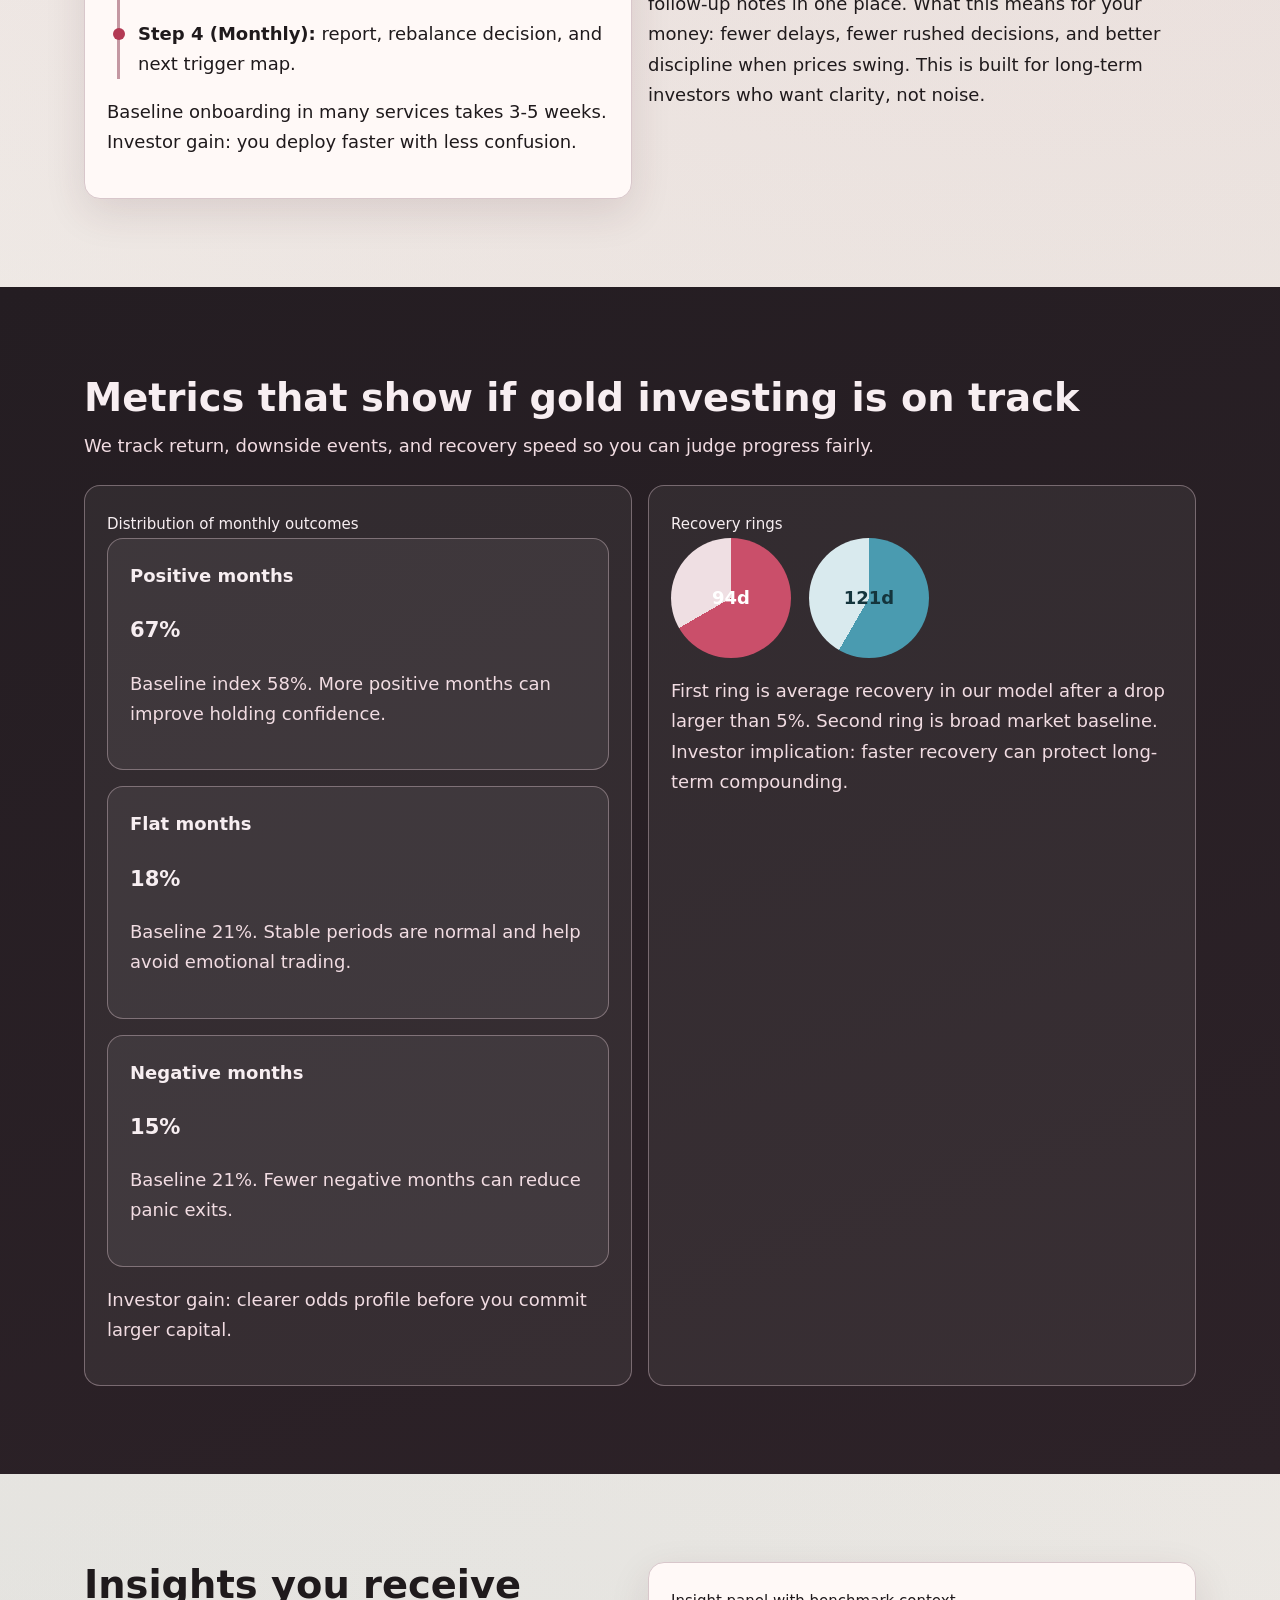
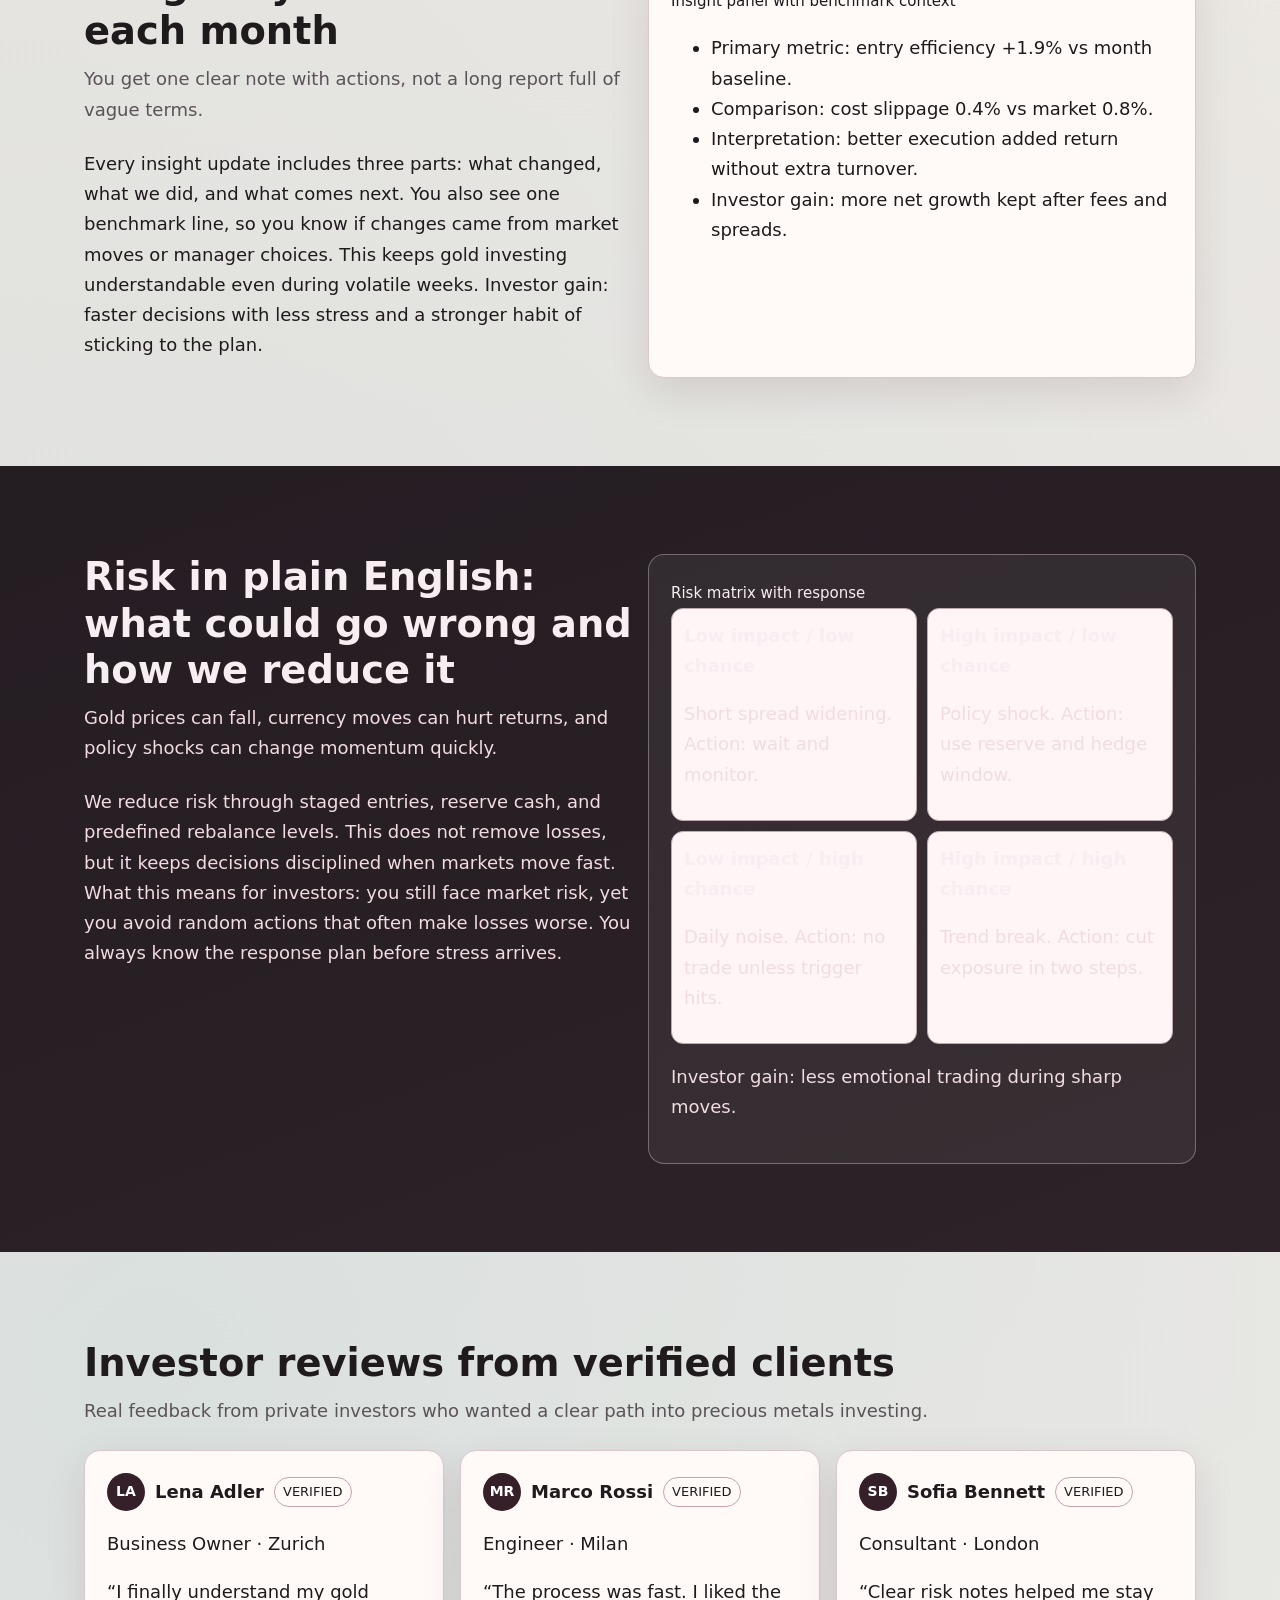
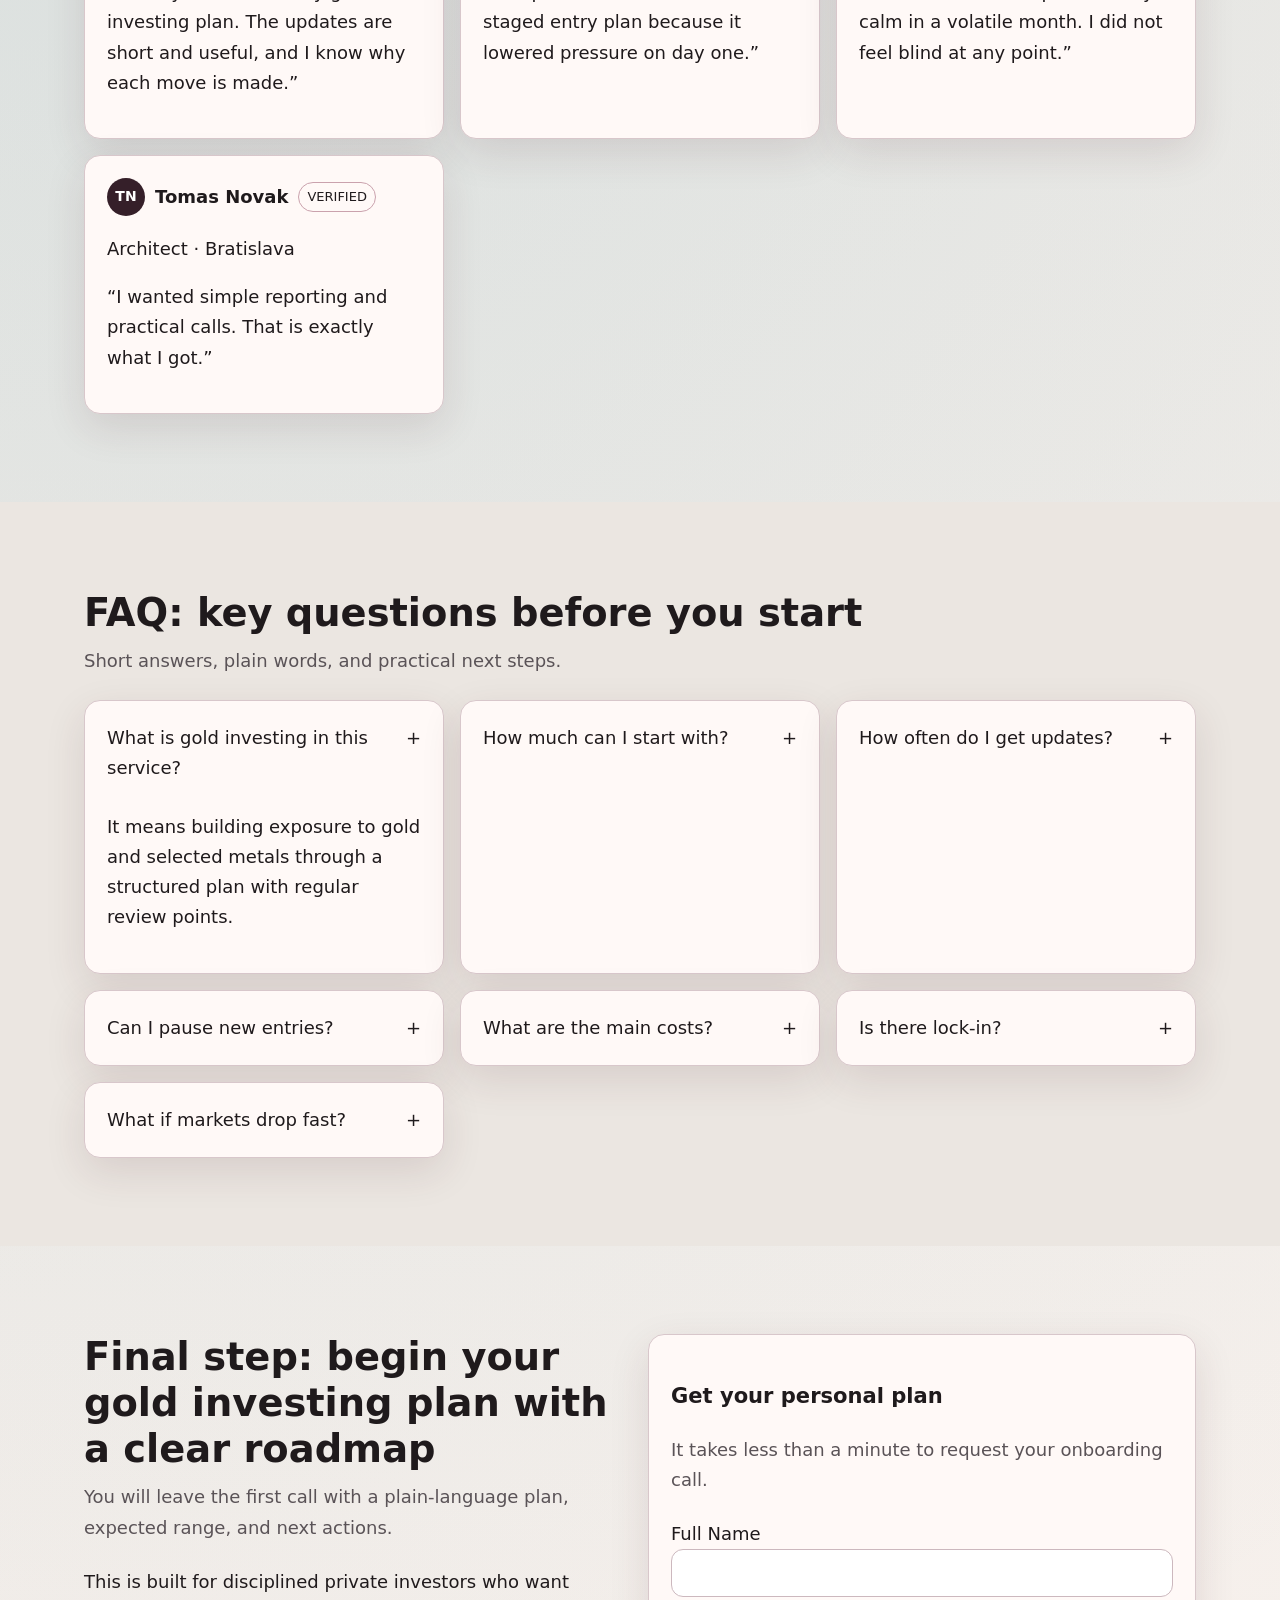
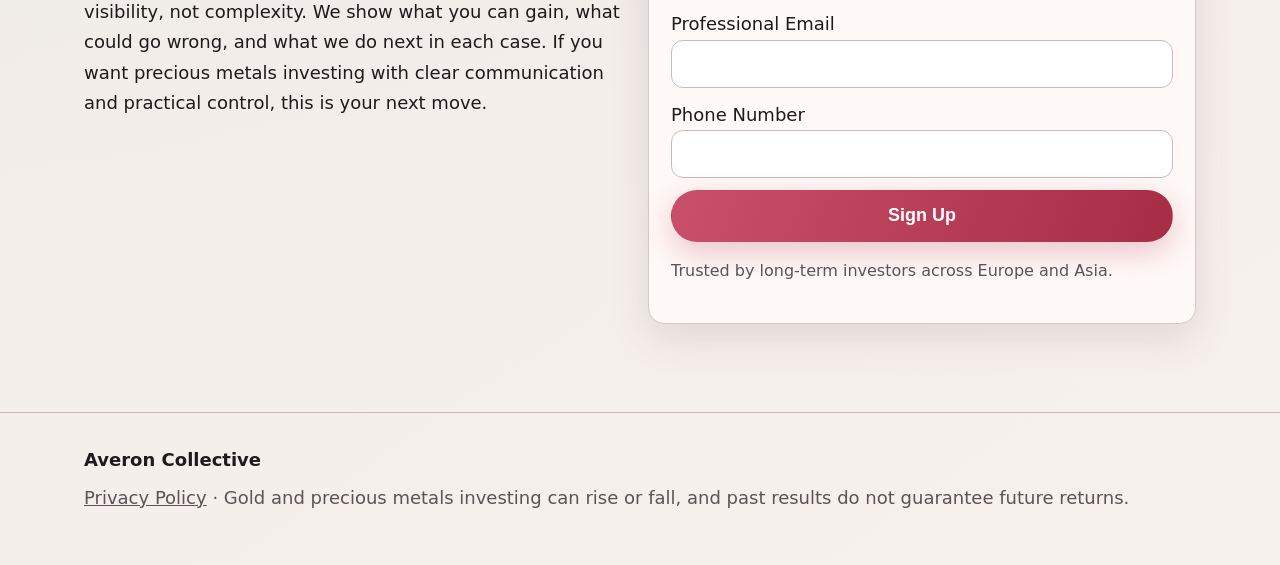
<file: it/index.html>
<!DOCTYPE html>
<html lang="en">
<head>
  <meta charset="UTF-8" />
  <meta name="viewport" content="width=device-width, initial-scale=1.0" />
  <title>Averon Collective IT | Transparent Gold Investing Process</title>
  <meta name="description" content="Understand gold investing through practical steps, benchmarked metrics, and clear monthly investor insights." />
  <link rel="canonical" href="https://averoncollective.com/it/index.html" />
  <link rel="alternate" hreflang="en" href="https://averoncollective.com/index.html" />
  <link rel="alternate" hreflang="de" href="https://averoncollective.com/de/index.html" />
  <link rel="alternate" hreflang="fr" href="https://averoncollective.com/fr/index.html" />
  <link rel="alternate" hreflang="es" href="https://averoncollective.com/es/index.html" />
  <link rel="alternate" hreflang="it" href="https://averoncollective.com/it/index.html" />
  <link rel="alternate" hreflang="tr" href="https://averoncollective.com/tr/index.html" />
  <link rel="alternate" hreflang="pt" href="https://averoncollective.com/pt/index.html" />
  <link rel="alternate" hreflang="jp" href="https://averoncollective.com/jp/index.html" />
  <link rel="alternate" hreflang="sk" href="https://averoncollective.com/sk/index.html" />
  <link rel="alternate" hreflang="be" href="https://averoncollective.com/be/index.html" />
  <meta property="og:title" content="Averon Collective IT | Transparent Gold Investing Process" />
  <meta property="og:description" content="Understand gold investing through practical steps, benchmarked metrics, and clear monthly investor insights." />
  <meta property="og:type" content="website" />
  <meta property="og:url" content="https://averoncollective.com/it/index.html" />
  <meta property="og:image" content="https://averoncollective.com/assets/img/og.jpg" />
  <meta name="twitter:card" content="summary_large_image" />
  <meta name="twitter:title" content="Averon Collective IT | Transparent Gold Investing Process" />
  <meta name="twitter:description" content="Understand gold investing through practical steps, benchmarked metrics, and clear monthly investor insights." />
  <link rel="stylesheet" href="../assets/style.css" />
  <script defer src="../assets/app.js"></script>
</head>
<body>
<header class="site-header">
  <div class="container header-wrap">
    <a class="brand" href="../index.html">Averon Collective</a>
    <nav class="main-nav" aria-label="Main navigation">
      <a href="#market">Why now</a><a href="#model">Model</a><a href="#process">Process</a><a href="#risk">Risk</a><a href="#faq">FAQ</a>
    </nav>
    <div class="right-zone">
      <div class="lang">
        <button class="lang-pill" aria-expanded="false">Italiano</button>
        <div class="lang-menu" role="menu">
          <a class="lang-link" href="../index.html"><svg class="flag" viewBox="0 0 20 14"><rect width="20" height="14" fill="#012169"/><path d="M0 0L20 14M20 0L0 14" stroke="#fff" stroke-width="3"/><path d="M0 0L20 14M20 0L0 14" stroke="#c8102e" stroke-width="1.6"/><path d="M10 0v14M0 7h20" stroke="#fff" stroke-width="4"/><path d="M10 0v14M0 7h20" stroke="#c8102e" stroke-width="2"/></svg>English</a>
          <a class="lang-link" href="../de/index.html"><svg class="flag" viewBox="0 0 20 14"><rect width="20" height="14" fill="#000"/><rect y="4.66" width="20" height="4.66" fill="#dd0000"/><rect y="9.33" width="20" height="4.66" fill="#ffce00"/></svg>Deutsch</a>
          <a class="lang-link" href="../fr/index.html"><svg class="flag" viewBox="0 0 20 14"><rect width="6.66" height="14" fill="#0055a4"/><rect x="6.66" width="6.66" height="14" fill="#fff"/><rect x="13.33" width="6.66" height="14" fill="#ef4135"/></svg>Français</a>
          <a class="lang-link" href="../es/index.html"><svg class="flag" viewBox="0 0 20 14"><rect width="20" height="14" fill="#aa151b"/><rect y="3.5" width="20" height="7" fill="#f1bf00"/></svg>Español</a>
          <a class="lang-link" href="../it/index.html"><svg class="flag" viewBox="0 0 20 14"><rect width="6.66" height="14" fill="#009246"/><rect x="6.66" width="6.66" height="14" fill="#fff"/><rect x="13.33" width="6.66" height="14" fill="#ce2b37"/></svg>Italiano</a>
          <a class="lang-link" href="../tr/index.html"><svg class="flag" viewBox="0 0 20 14"><rect width="20" height="14" fill="#e30a17"/><circle cx="8" cy="7" r="3.2" fill="#fff"/><circle cx="8.8" cy="7" r="2.6" fill="#e30a17"/><circle cx="11.6" cy="7" r="1.2" fill="#fff"/></svg>Türkçe</a>
          <a class="lang-link" href="../pt/index.html"><svg class="flag" viewBox="0 0 20 14"><rect width="8" height="14" fill="#006600"/><rect x="8" width="6" height="14" fill="#ff0000"/><rect x="14" width="6" height="14" fill="#ffcc00"/></svg>Português</a>
          <a class="lang-link" href="../jp/index.html"><svg class="flag" viewBox="0 0 20 14"><rect width="20" height="14" fill="#fff"/><circle cx="10" cy="7" r="3" fill="#bc002d"/></svg>日本語</a>
          <a class="lang-link" href="../sk/index.html"><svg class="flag" viewBox="0 0 20 14"><rect width="20" height="4.66" fill="#fff"/><rect y="4.66" width="20" height="4.66" fill="#0b4ea2"/><rect y="9.33" width="20" height="4.66" fill="#ee1c25"/></svg>Slovenčina</a>
          <a class="lang-link" href="../be/index.html"><svg class="flag" viewBox="0 0 20 14"><rect width="20" height="14" fill="#000"/><rect x="6.66" width="6.66" height="14" fill="#ffd90c"/><rect x="13.33" width="6.66" height="14" fill="#ef3340"/></svg>Belgium</a>
        </div>
      </div>
      <a class="btn" href="#lead">Sign Up</a>
      <button class="burger" aria-label="Open menu">☰</button>
    </div>
  </div>
</header>

<div class="drawer-overlay"></div>
<aside class="mobile-drawer" aria-label="Mobile menu">
  <button class="drawer-close close-x">X</button>
  <p><a class="brand" href="../index.html">Averon Collective</a></p>
  <nav class="form-stack" style="margin:16px 0 20px">
    <a href="#market">Why now</a><a href="#model">Model</a><a href="#process">Process</a><a href="#risk">Risk</a><a href="#faq">FAQ</a>
  </nav>
  <div class="lang" style="margin-bottom:14px">
    <button class="lang-pill">Italiano</button>
    <div class="lang-menu" style="position:static;display:block;box-shadow:none;border:none;padding:0">
      <a class="lang-link" href="../index.html">English</a><a class="lang-link" href="../de/index.html">Deutsch</a><a class="lang-link" href="../fr/index.html">Français</a>
      <a class="lang-link" href="../es/index.html">Español</a><a class="lang-link" href="../it/index.html">Italiano</a><a class="lang-link" href="../tr/index.html">Türkçe</a>
      <a class="lang-link" href="../pt/index.html">Português</a><a class="lang-link" href="../jp/index.html">日本語</a><a class="lang-link" href="../sk/index.html">Slovenčina</a><a class="lang-link" href="../be/index.html">Belgium</a>
    </div>
  </div>
  <a class="btn" href="#lead">Sign Up</a>
</aside>

<main>
<section class="section hero reveal">
  <div class="container hero-grid">
    <div>
      <h1>Gold investing with clear steps, real data, and simple investor control</h1>
      <p>At Averon Collective, we focus on gold investing and precious metals investing for long-term investors who want stability and growth. Gold investing can help protect buying power when prices rise and markets feel uncertain. We explain each decision in plain English, so you can see what we buy, why we buy it, and what result we target. You stay informed from day one, and you can act with confidence instead of guesswork.</p>
      <p>Here is what you get: a disciplined plan, monthly updates, and clear entry timing.</p>
    </div>
    <div class="hero-panel" id="lead">
      <h3>Start with a guided investor call</h3>
      <p class="lead">Short form. Fast response. You get a clear next step.</p>
      <form class="form-stack">
        <label>Full Name<input name="name" autocomplete="name" required /></label>
        <label>Professional Email<input type="email" name="email" autocomplete="email" required /></label>
        <label>Phone Number<input type="tel" name="phone" autocomplete="tel" required /></label>
        <button class="btn" type="submit">Sign Up</button>
      </form>
      <p class="trust">We never sell your data. You can leave at any time.</p>
    </div>
  </div>
</section>

<section class="section dark reveal">
  <div class="container">
    <h2>KPI strip: where your gold investing plan stands today</h2>
    <p class="lead">These numbers are updated from our current model and benchmarked against a broad metals index.</p>
    <div class="grid-3">
      <article class="card"><small>Model target return</small><h3>8.4% annual</h3><p>Baseline index is 5.9%. What it means: we aim for better upside through timing and metal mix. Investor gain: better growth potential without adding complex products.</p></article>
      <article class="card"><small>Capital stability band</small><h3>-6.8% worst month</h3><p>Baseline index hit -10.9% in stress months. What it means: downside is still possible, but spread is tighter. Investor gain: smoother path for long-term holding.</p></article>
      <article class="card"><small>Cash-ready reserve</small><h3>12%</h3><p>We keep a reserve to react to sharp price moves. What it means: we can buy quickly during dips. Investor gain: better entries instead of chasing spikes.</p></article>
    </div>
  </div>
</section>

<section class="section reveal" id="market">
  <div class="container grid-2">
    <div>
      <h2>Why the market setup supports gold investing now</h2>
      <p class="lead">Gold investing often strengthens when debt is high, currencies lose strength, and global tension stays elevated.</p>
      <p>Today, central banks continue adding gold. Real interest pressure remains uneven, and this keeps demand for hard assets firm. Here is how to read this: demand drivers are broad, not limited to one region. If one trigger fades, another can still support price. Investor implication: you get a more durable case than a short-term headline trade.</p>
    </div>
    <div class="visual-card">
      <small>Demand split with baseline</small>
      <div class="stack-bar"><span class="seg-a"></span><span class="seg-b"></span><span class="seg-c"></span><span class="seg-d"></span></div>
      <p><strong>2026 model:</strong> central banks 36%, private investors 28%, jewelry 21%, industry 15%. Baseline five-year average for central banks is 29%.</p>
      <p>Investor gain: stronger official demand can reduce deep downside periods.</p>
    </div>
  </div>
</section>

<section class="section reveal" id="model" style="background:var(--bg-soft)">
  <div class="container">
    <h2>Our model: simple structure, clear precious metals investing exposure</h2>
    <p class="lead">We combine physical-backed instruments, liquid gold vehicles, and selective silver exposure for momentum support.</p>
    <div class="grid-2">
      <article class="card"><h3>Core engine</h3><p>70% in gold-focused positions for stability. 20% in silver-linked positions for cycle upside. 10% tactical cash for timing. Baseline portfolio usually runs 85% gold and 0% tactical cash. What it means: we keep balance and flexibility. Investor gain: better chance to buy weakness instead of waiting fully invested.</p></article>
      <article class="visual-card"><small>Us vs market baseline</small><div class="compare"><div class="compare-row"><b>Our model</b><div class="bar"><span style="width:78%"></span></div><b>78</b></div><div class="compare-row"><b>Market mix</b><div class="bar market"><span style="width:61%"></span></div><b>61</b></div></div><p>Score combines transparency, execution speed, and cost control. Investor gain: you keep more of the upside because process costs are tighter.</p></article>
    </div>
  </div>
</section>

<section class="section reveal" id="process">
  <div class="container grid-2">
    <div class="visual-card">
      <small>4-step delivery timeline</small>
      <div class="timeline">
        <div class="step"><b>Step 1 (Day 1-3):</b> suitability call and risk range, with target draw limit explained in plain words.</div>
        <div class="step"><b>Step 2 (Day 4-7):</b> account route and first entry window, with spread and fee check.</div>
        <div class="step"><b>Step 3 (Week 2-3):</b> staged buys across 2-4 tranches to lower bad timing risk.</div>
        <div class="step"><b>Step 4 (Monthly):</b> report, rebalance decision, and next trigger map.</div>
      </div>
      <p>Baseline onboarding in many services takes 3-5 weeks. Investor gain: you deploy faster with less confusion.</p>
    </div>
    <div>
      <h2>Here is how the process works in practical steps</h2>
      <p class="lead">No hidden phases. No unclear handoffs. You always know the next action.</p>
      <p>Each step has one owner and one output, so nothing gets lost. You receive timing windows, decision reasons, and follow-up notes in one place. What this means for your money: fewer delays, fewer rushed decisions, and better discipline when prices swing. This is built for long-term investors who want clarity, not noise.</p>
    </div>
  </div>
</section>

<section class="section dark reveal">
  <div class="container">
    <h2>Metrics that show if gold investing is on track</h2>
    <p class="lead">We track return, downside events, and recovery speed so you can judge progress fairly.</p>
    <div class="grid-2">
      <article class="visual-card"><small>Distribution of monthly outcomes</small><div class="grid-3"><div class="card"><b>Positive months</b><h3>67%</h3><p>Baseline index 58%. More positive months can improve holding confidence.</p></div><div class="card"><b>Flat months</b><h3>18%</h3><p>Baseline 21%. Stable periods are normal and help avoid emotional trading.</p></div><div class="card"><b>Negative months</b><h3>15%</h3><p>Baseline 21%. Fewer negative months can reduce panic exits.</p></div></div><p>Investor gain: clearer odds profile before you commit larger capital.</p></article>
      <article class="visual-card"><small>Recovery rings</small><div class="rings"><div class="ring">94d</div><div class="ring alt">121d</div></div><p>First ring is average recovery in our model after a drop larger than 5%. Second ring is broad market baseline. Investor implication: faster recovery can protect long-term compounding.</p></article>
    </div>
  </div>
</section>

<section class="section reveal">
  <div class="container grid-2">
    <div>
      <h2>Insights you receive each month</h2>
      <p class="lead">You get one clear note with actions, not a long report full of vague terms.</p>
      <p>Every insight update includes three parts: what changed, what we did, and what comes next. You also see one benchmark line, so you know if changes came from market moves or manager choices. This keeps gold investing understandable even during volatile weeks. Investor gain: faster decisions with less stress and a stronger habit of sticking to the plan.</p>
    </div>
    <div class="card">
      <small>Insight panel with benchmark context</small>
      <ul>
        <li>Primary metric: entry efficiency +1.9% vs month baseline.</li>
        <li>Comparison: cost slippage 0.4% vs market 0.8%.</li>
        <li>Interpretation: better execution added return without extra turnover.</li>
        <li>Investor gain: more net growth kept after fees and spreads.</li>
      </ul>
    </div>
  </div>
</section>

<section class="section dark reveal" id="risk">
  <div class="container grid-2">
    <div>
      <h2>Risk in plain English: what could go wrong and how we reduce it</h2>
      <p class="lead">Gold prices can fall, currency moves can hurt returns, and policy shocks can change momentum quickly.</p>
      <p>We reduce risk through staged entries, reserve cash, and predefined rebalance levels. This does not remove losses, but it keeps decisions disciplined when markets move fast. What this means for investors: you still face market risk, yet you avoid random actions that often make losses worse. You always know the response plan before stress arrives.</p>
    </div>
    <div class="visual-card">
      <small>Risk matrix with response</small>
      <div class="risk-matrix">
        <div class="risk-cell"><b>Low impact / low chance</b><p>Short spread widening. Action: wait and monitor.</p></div>
        <div class="risk-cell"><b>High impact / low chance</b><p>Policy shock. Action: use reserve and hedge window.</p></div>
        <div class="risk-cell"><b>Low impact / high chance</b><p>Daily noise. Action: no trade unless trigger hits.</p></div>
        <div class="risk-cell"><b>High impact / high chance</b><p>Trend break. Action: cut exposure in two steps.</p></div>
      </div>
      <p>Investor gain: less emotional trading during sharp moves.</p>
    </div>
  </div>
</section>

<section class="section reveal">
  <div class="container">
    <h2>Investor reviews from verified clients</h2>
    <p class="lead">Real feedback from private investors who wanted a clear path into precious metals investing.</p>
    <div class="grid-2">
      <article class="review"><div class="review-head"><span class="avatar">LA</span><b>Lena Adler</b><span class="verified">VERIFIED</span></div><p>Business Owner · Zurich</p><p>“I finally understand my gold investing plan. The updates are short and useful, and I know why each move is made.”</p></article>
      <article class="review"><div class="review-head"><span class="avatar">MR</span><b>Marco Rossi</b><span class="verified">VERIFIED</span></div><p>Engineer · Milan</p><p>“The process was fast. I liked the staged entry plan because it lowered pressure on day one.”</p></article>
      <article class="review"><div class="review-head"><span class="avatar">SB</span><b>Sofia Bennett</b><span class="verified">VERIFIED</span></div><p>Consultant · London</p><p>“Clear risk notes helped me stay calm in a volatile month. I did not feel blind at any point.”</p></article>
      <article class="review"><div class="review-head"><span class="avatar">TN</span><b>Tomas Novak</b><span class="verified">VERIFIED</span></div><p>Architect · Bratislava</p><p>“I wanted simple reporting and practical calls. That is exactly what I got.”</p></article>
    </div>
  </div>
</section>

<section class="section reveal" id="faq" style="background:var(--bg-soft)">
  <div class="container">
    <h2>FAQ: key questions before you start</h2>
    <p class="lead">Short answers, plain words, and practical next steps.</p>
    <div class="grid-2">
      <article class="faq-item open"><button>What is gold investing in this service?<span>+</span></button><div class="answer"><p>It means building exposure to gold and selected metals through a structured plan with regular review points.</p></div></article>
      <article class="faq-item"><button>How much can I start with?<span>+</span></button><div class="answer"><p>Start size depends on your goals and risk comfort. We define a practical range in the first call.</p></div></article>
      <article class="faq-item"><button>How often do I get updates?<span>+</span></button><div class="answer"><p>You receive monthly updates and event-driven notes when market conditions change quickly.</p></div></article>
      <article class="faq-item"><button>Can I pause new entries?<span>+</span></button><div class="answer"><p>Yes. You can pause staged entries and keep current holdings while we review conditions.</p></div></article>
      <article class="faq-item"><button>What are the main costs?<span>+</span></button><div class="answer"><p>Costs include execution spread and service fee. We show both clearly before any action.</p></div></article>
      <article class="faq-item"><button>Is there lock-in?<span>+</span></button><div class="answer"><p>No long lock-in by default. You get clear access terms before onboarding.</p></div></article>
      <article class="faq-item"><button>What if markets drop fast?<span>+</span></button><div class="answer"><p>We use predefined response levels, reserve cash, and staged decisions to reduce panic reactions.</p></div></article>
    </div>
  </div>
</section>

<section class="section reveal">
  <div class="container grid-2">
    <div>
      <h2>Final step: begin your gold investing plan with a clear roadmap</h2>
      <p class="lead">You will leave the first call with a plain-language plan, expected range, and next actions.</p>
      <p>This is built for disciplined private investors who want visibility, not complexity. We show what you can gain, what could go wrong, and what we do next in each case. If you want precious metals investing with clear communication and practical control, this is your next move.</p>
    </div>
    <div class="hero-panel">
      <h3>Get your personal plan</h3>
      <p class="lead">It takes less than a minute to request your onboarding call.</p>
      <form class="form-stack">
        <label>Full Name<input name="name2" required /></label>
        <label>Professional Email<input type="email" name="email2" required /></label>
        <label>Phone Number<input type="tel" name="phone2" required /></label>
        <button class="btn" type="submit">Sign Up</button>
      </form>
      <p class="trust">Trusted by long-term investors across Europe and Asia.</p>
    </div>
  </div>
</section>
</main>

<footer class="footer">
  <div class="container">
    <strong>Averon Collective</strong>
    <p><a href="#" data-open-privacy>Privacy Policy</a> · Gold and precious metals investing can rise or fall, and past results do not guarantee future returns.</p>
  </div>
</footer>

<div class="modal-wrap" aria-hidden="true">
  <div class="modal-bg"></div>
  <div class="modal" role="dialog" aria-modal="true" aria-label="Privacy Policy">
    <div class="modal-header"><h2>Privacy Policy</h2><button class="close-x" data-close-modal>X</button></div>
    <p><strong>Introduction:</strong> We protect your information and explain how we use it in plain language.</p>
    <p><strong>Data collection:</strong> We collect your name, professional email, phone number, and service interaction data.</p>
    <p><strong>Legal basis:</strong> We process data to deliver requested services, improve operations, and meet legal duties.</p>
    <p><strong>Cookies:</strong> We use essential and analytics cookies to keep the website stable and improve user experience.</p>
    <p><strong>Retention:</strong> We keep personal data only as long as needed for service delivery and legal recordkeeping.</p>
    <p><strong>Third-party sharing:</strong> We share data only with trusted providers for hosting, analytics, and communication support.</p>
    <p><strong>Security:</strong> We use access controls, encryption in transit, and regular checks to reduce unauthorized access risk.</p>
    <p><strong>User rights:</strong> You can request access, correction, deletion, or restriction of your data at any time.</p>
    <p><strong>International transfers:</strong> If data moves across borders, we use lawful safeguards and provider controls.</p>
    <p><strong>Industry risk disclosure:</strong> Investment services involve market uncertainty, and digital communications can carry operational risk.</p>
    <p><strong>Contact:</strong> privacy@averoncollective.com</p>
    <button class="close-btn" data-close-modal>Close</button>
  </div>
</div>

<script type="application/ld+json">
{"@context":"https://schema.org","@graph":[{"@type":"Organization","name":"Averon Collective","url":"https://averoncollective.com","email":"hello@averoncollective.com"},{"@type":"WebSite","name":"Averon Collective","url":"https://averoncollective.com"},{"@type":"FAQPage","mainEntity":[{"@type":"Question","name":"What is gold investing in this service?","acceptedAnswer":{"@type":"Answer","text":"It means building exposure to gold and selected metals through a structured plan with regular review points."}},{"@type":"Question","name":"How often do I get updates?","acceptedAnswer":{"@type":"Answer","text":"You receive monthly updates and event-driven notes when market conditions change quickly."}}]},{"@type":"Review","author":{"@type":"Person","name":"Lena Adler"},"reviewBody":"I finally understand my gold investing plan.","itemReviewed":{"@type":"Service","name":"Averon Collective Investor Program"}}]}
</script>
</body>
</html>
</file>
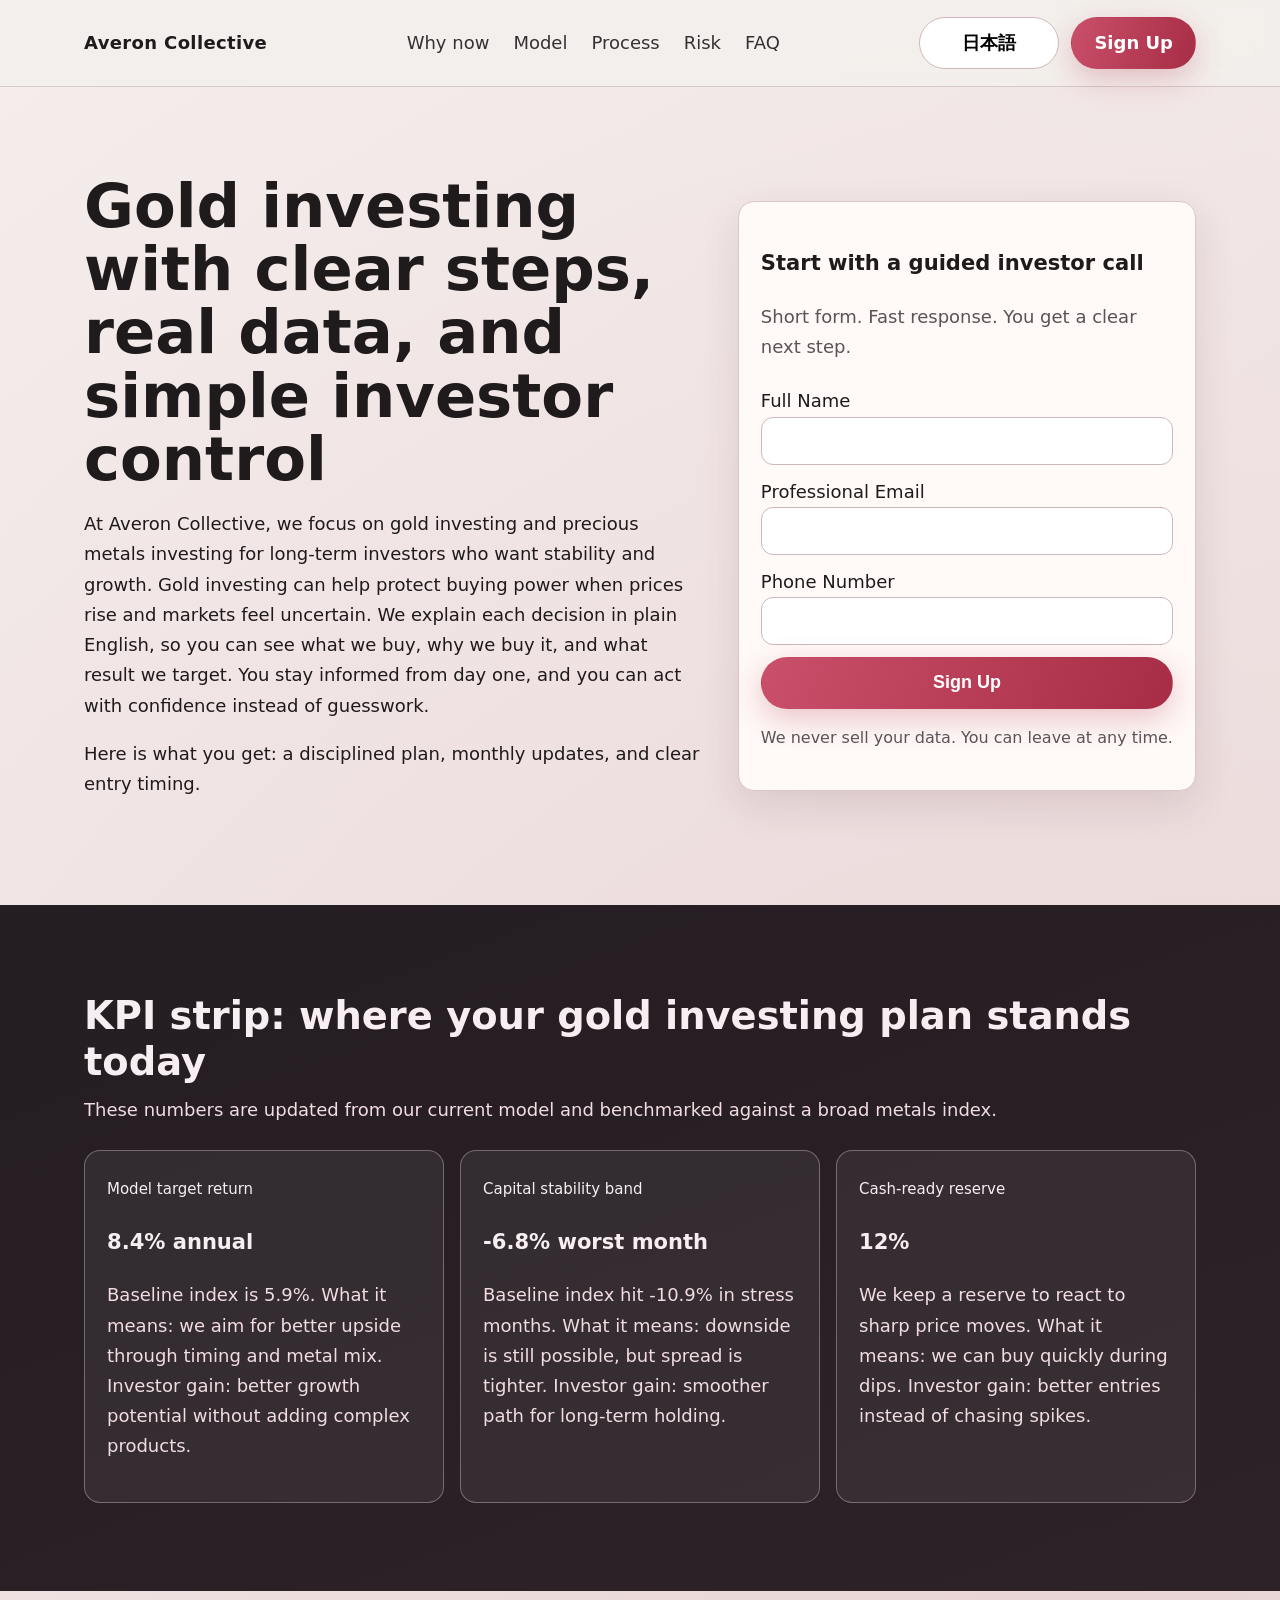
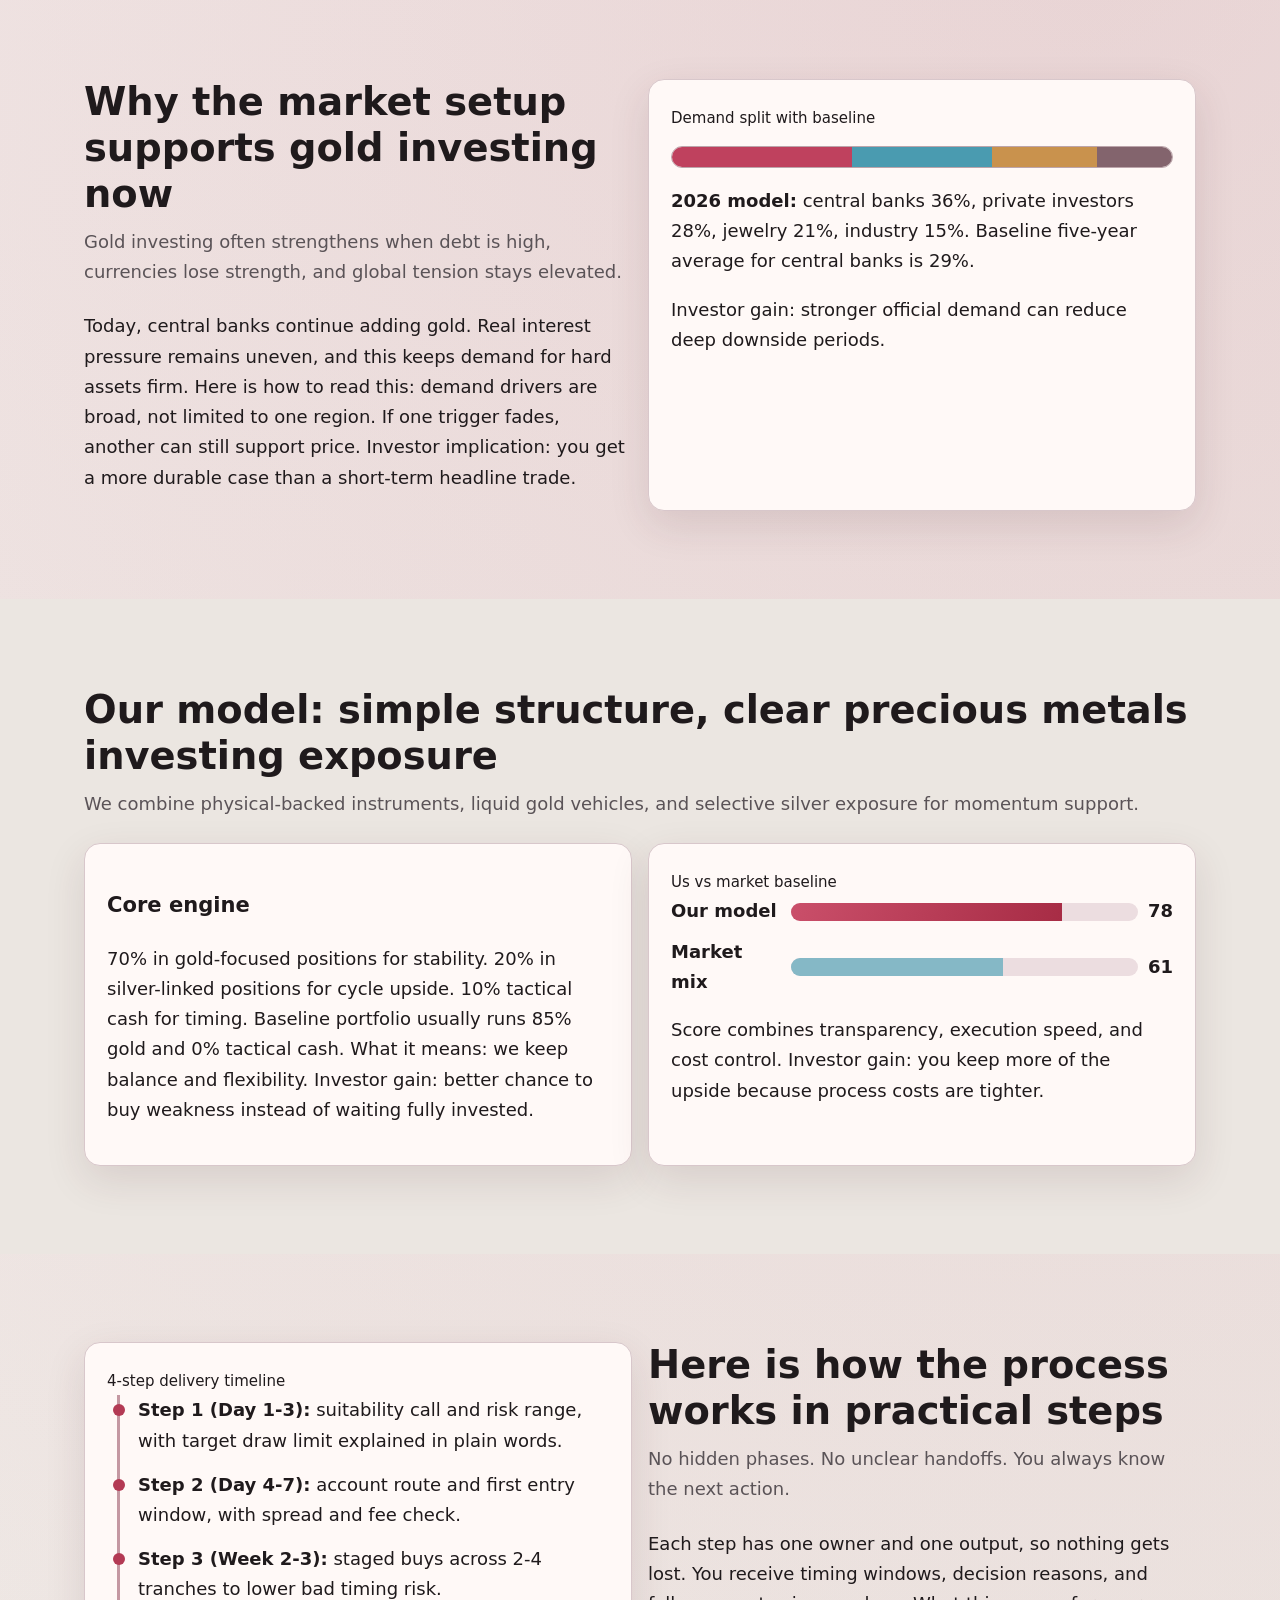
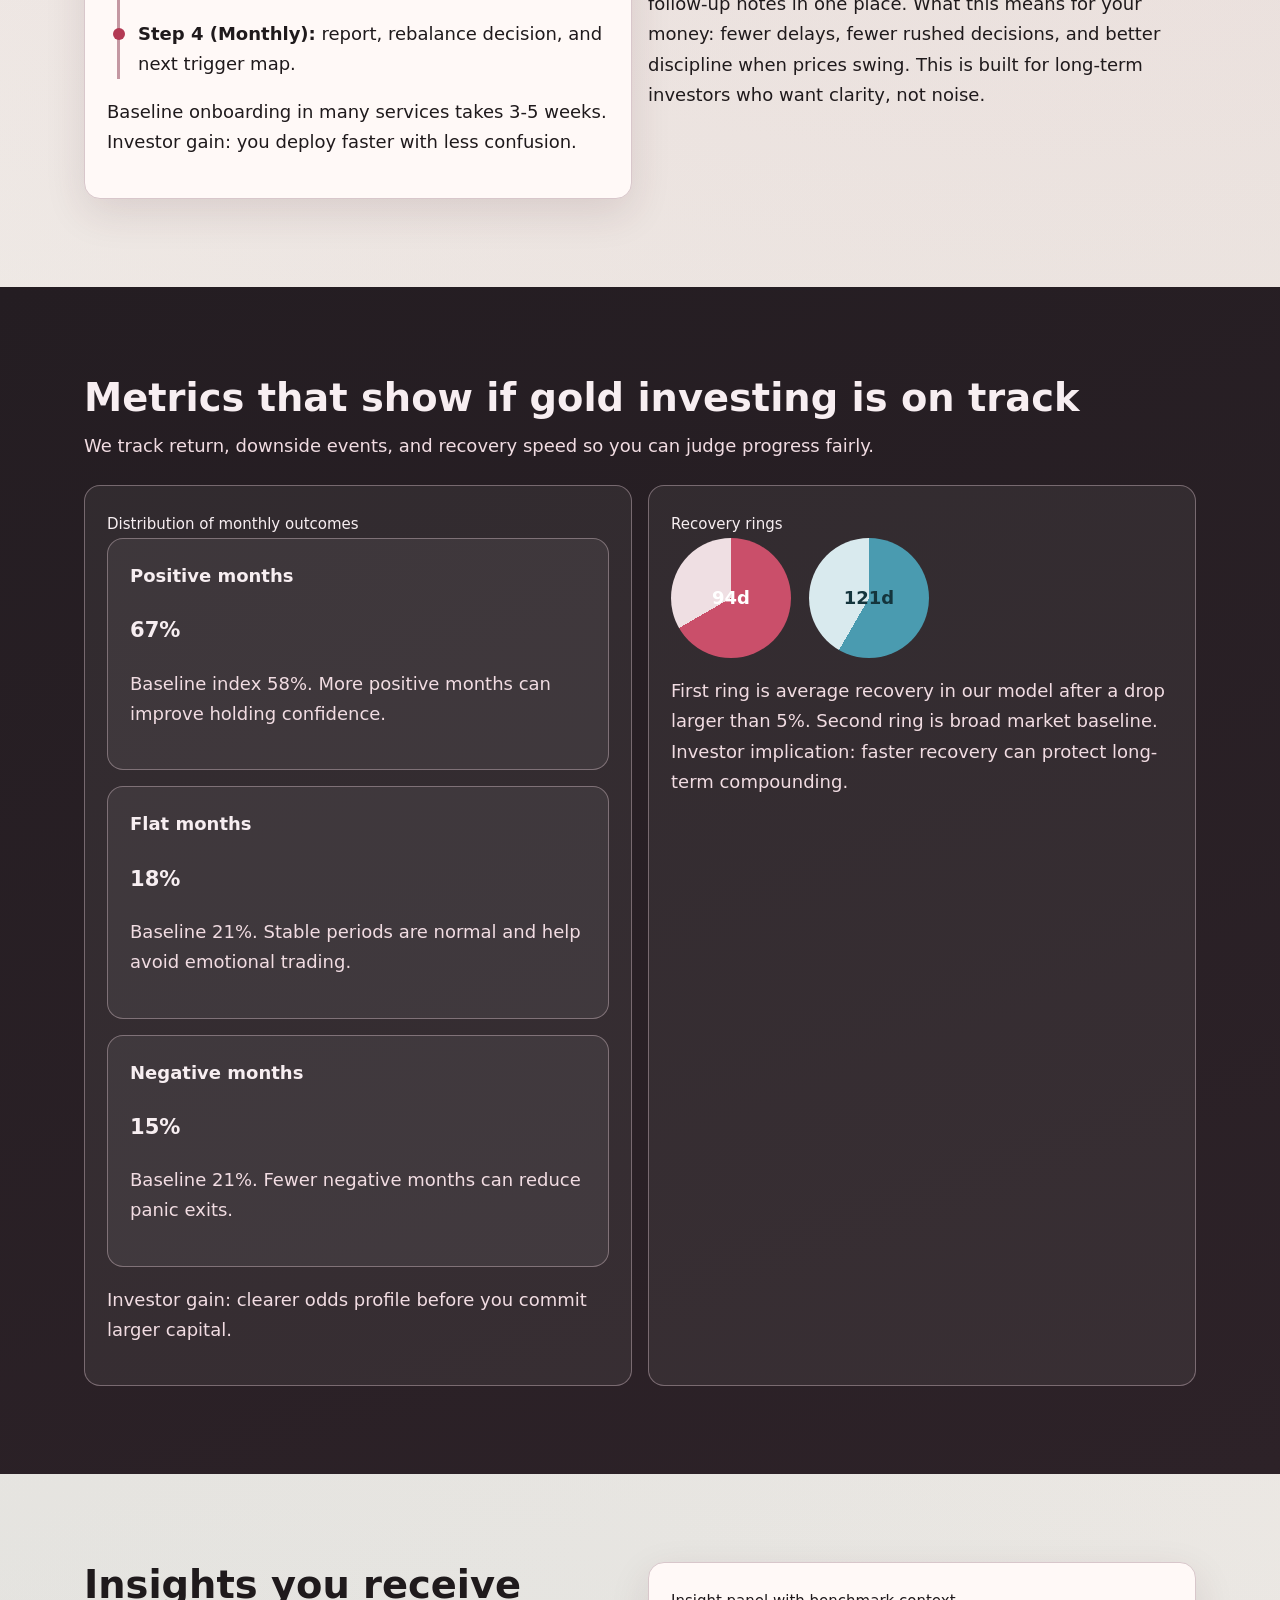
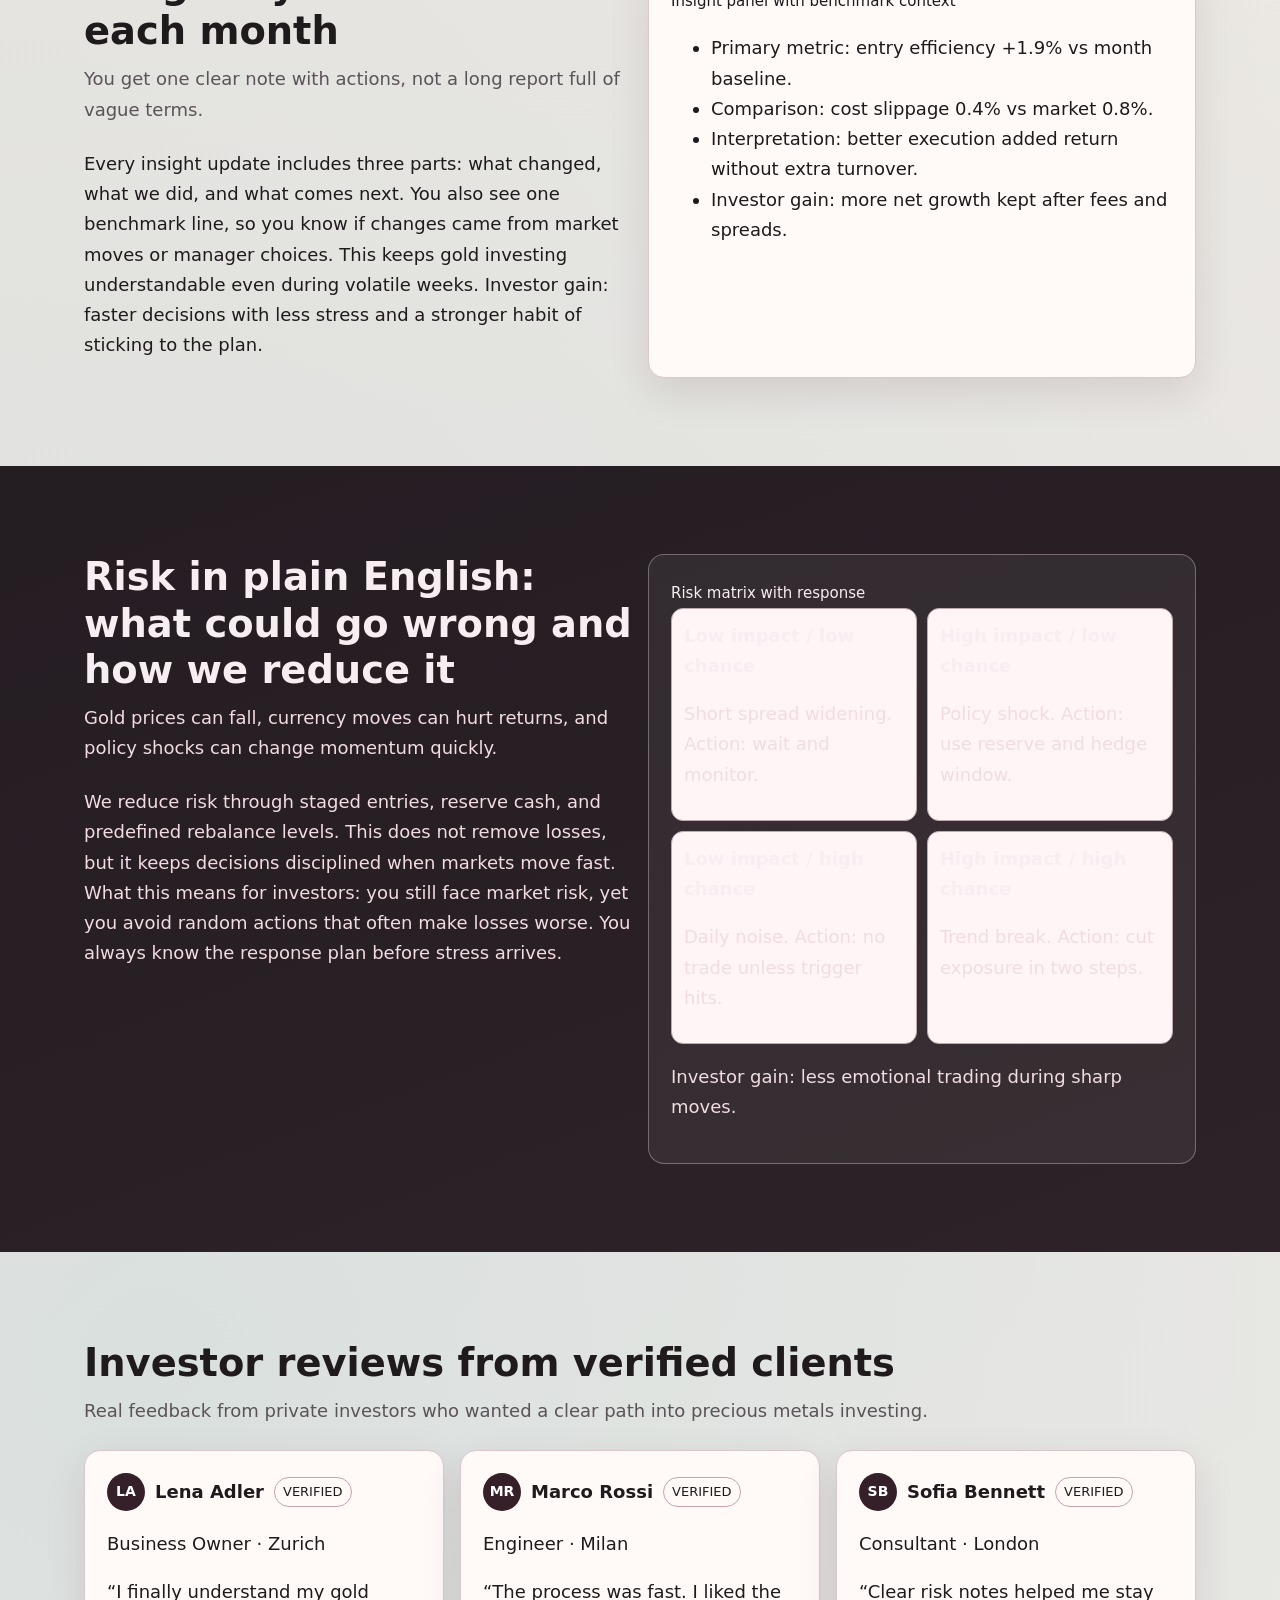
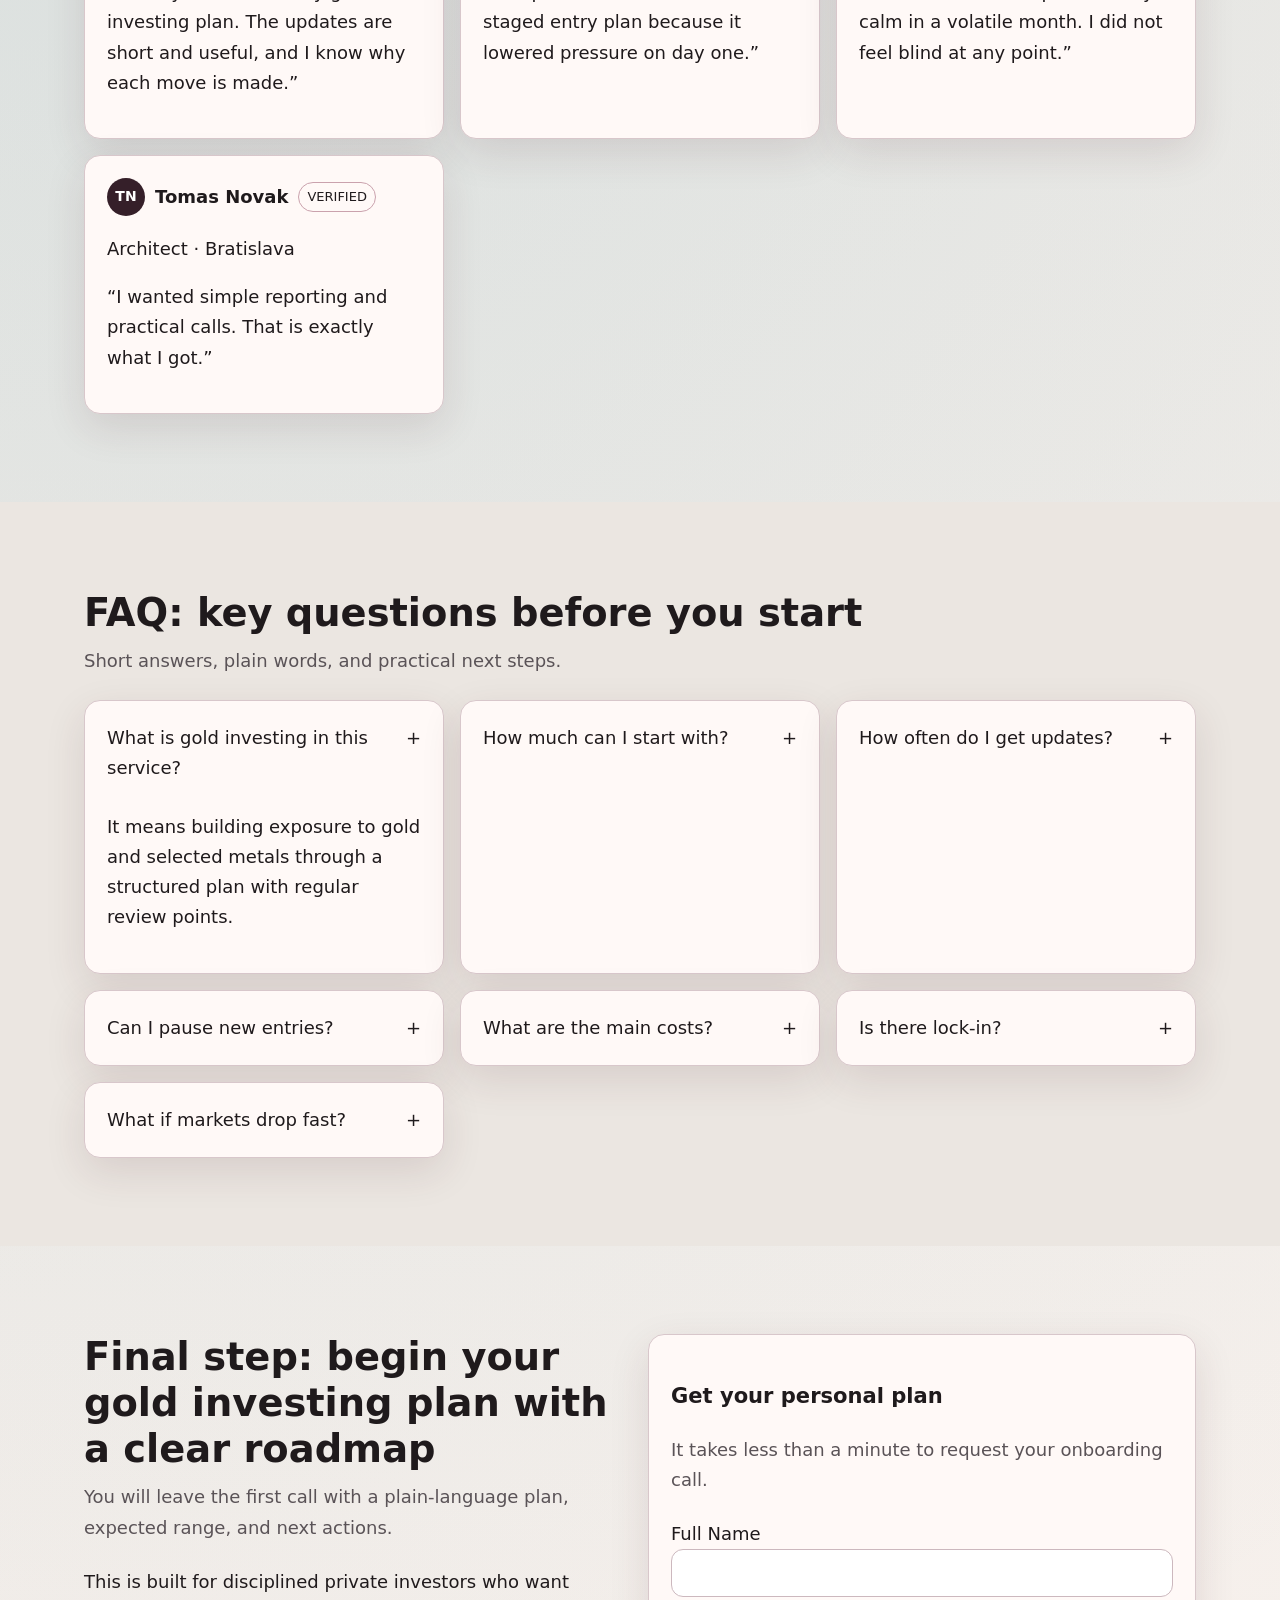
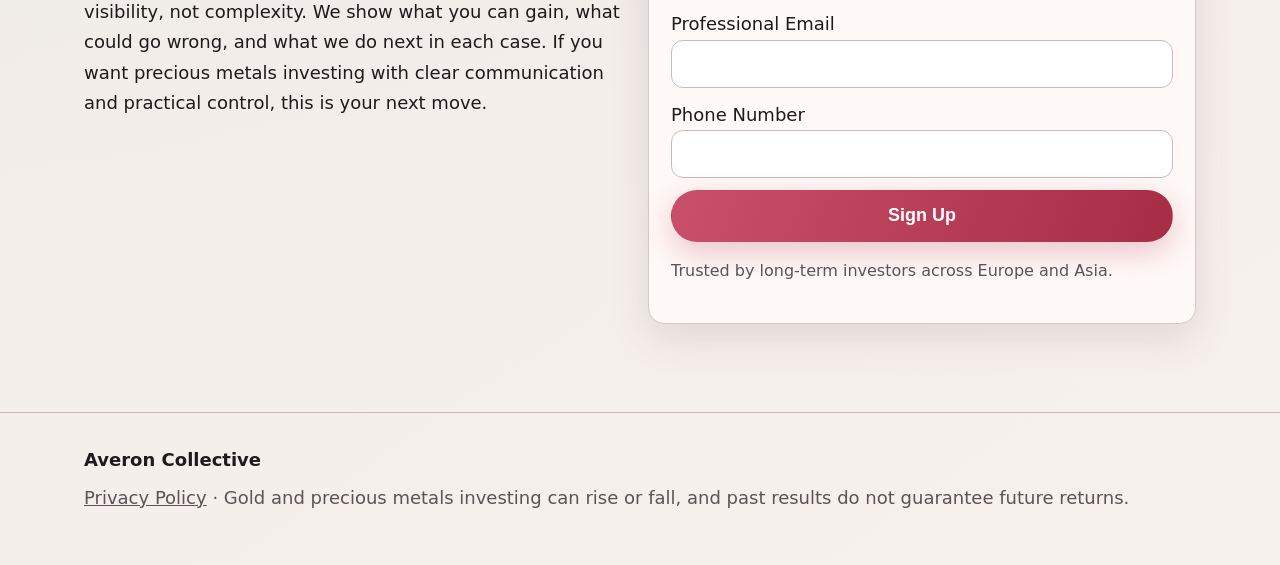
<file: jp/index.html>
<!DOCTYPE html>
<html lang="en">
<head>
  <meta charset="UTF-8" />
  <meta name="viewport" content="width=device-width, initial-scale=1.0" />
  <title>Averon Collective JP | Gold Investing With Clear Outcomes</title>
  <meta name="description" content="Learn how gold investing works, why it matters now, and how Averon Collective supports your next step." />
  <link rel="canonical" href="https://averoncollective.com/jp/index.html" />
  <link rel="alternate" hreflang="en" href="https://averoncollective.com/index.html" />
  <link rel="alternate" hreflang="de" href="https://averoncollective.com/de/index.html" />
  <link rel="alternate" hreflang="fr" href="https://averoncollective.com/fr/index.html" />
  <link rel="alternate" hreflang="es" href="https://averoncollective.com/es/index.html" />
  <link rel="alternate" hreflang="it" href="https://averoncollective.com/it/index.html" />
  <link rel="alternate" hreflang="tr" href="https://averoncollective.com/tr/index.html" />
  <link rel="alternate" hreflang="pt" href="https://averoncollective.com/pt/index.html" />
  <link rel="alternate" hreflang="jp" href="https://averoncollective.com/jp/index.html" />
  <link rel="alternate" hreflang="sk" href="https://averoncollective.com/sk/index.html" />
  <link rel="alternate" hreflang="be" href="https://averoncollective.com/be/index.html" />
  <meta property="og:title" content="Averon Collective JP | Gold Investing With Clear Outcomes" />
  <meta property="og:description" content="Learn how gold investing works, why it matters now, and how Averon Collective supports your next step." />
  <meta property="og:type" content="website" />
  <meta property="og:url" content="https://averoncollective.com/jp/index.html" />
  <meta property="og:image" content="https://averoncollective.com/assets/img/og.jpg" />
  <meta name="twitter:card" content="summary_large_image" />
  <meta name="twitter:title" content="Averon Collective JP | Gold Investing With Clear Outcomes" />
  <meta name="twitter:description" content="Learn how gold investing works, why it matters now, and how Averon Collective supports your next step." />
  <link rel="stylesheet" href="../assets/style.css" />
  <script defer src="../assets/app.js"></script>
</head>
<body>
<header class="site-header">
  <div class="container header-wrap">
    <a class="brand" href="../index.html">Averon Collective</a>
    <nav class="main-nav" aria-label="Main navigation">
      <a href="#market">Why now</a><a href="#model">Model</a><a href="#process">Process</a><a href="#risk">Risk</a><a href="#faq">FAQ</a>
    </nav>
    <div class="right-zone">
      <div class="lang">
        <button class="lang-pill" aria-expanded="false">日本語</button>
        <div class="lang-menu" role="menu">
          <a class="lang-link" href="../index.html"><svg class="flag" viewBox="0 0 20 14"><rect width="20" height="14" fill="#012169"/><path d="M0 0L20 14M20 0L0 14" stroke="#fff" stroke-width="3"/><path d="M0 0L20 14M20 0L0 14" stroke="#c8102e" stroke-width="1.6"/><path d="M10 0v14M0 7h20" stroke="#fff" stroke-width="4"/><path d="M10 0v14M0 7h20" stroke="#c8102e" stroke-width="2"/></svg>English</a>
          <a class="lang-link" href="../de/index.html"><svg class="flag" viewBox="0 0 20 14"><rect width="20" height="14" fill="#000"/><rect y="4.66" width="20" height="4.66" fill="#dd0000"/><rect y="9.33" width="20" height="4.66" fill="#ffce00"/></svg>Deutsch</a>
          <a class="lang-link" href="../fr/index.html"><svg class="flag" viewBox="0 0 20 14"><rect width="6.66" height="14" fill="#0055a4"/><rect x="6.66" width="6.66" height="14" fill="#fff"/><rect x="13.33" width="6.66" height="14" fill="#ef4135"/></svg>Français</a>
          <a class="lang-link" href="../es/index.html"><svg class="flag" viewBox="0 0 20 14"><rect width="20" height="14" fill="#aa151b"/><rect y="3.5" width="20" height="7" fill="#f1bf00"/></svg>Español</a>
          <a class="lang-link" href="../it/index.html"><svg class="flag" viewBox="0 0 20 14"><rect width="6.66" height="14" fill="#009246"/><rect x="6.66" width="6.66" height="14" fill="#fff"/><rect x="13.33" width="6.66" height="14" fill="#ce2b37"/></svg>Italiano</a>
          <a class="lang-link" href="../tr/index.html"><svg class="flag" viewBox="0 0 20 14"><rect width="20" height="14" fill="#e30a17"/><circle cx="8" cy="7" r="3.2" fill="#fff"/><circle cx="8.8" cy="7" r="2.6" fill="#e30a17"/><circle cx="11.6" cy="7" r="1.2" fill="#fff"/></svg>Türkçe</a>
          <a class="lang-link" href="../pt/index.html"><svg class="flag" viewBox="0 0 20 14"><rect width="8" height="14" fill="#006600"/><rect x="8" width="6" height="14" fill="#ff0000"/><rect x="14" width="6" height="14" fill="#ffcc00"/></svg>Português</a>
          <a class="lang-link" href="../jp/index.html"><svg class="flag" viewBox="0 0 20 14"><rect width="20" height="14" fill="#fff"/><circle cx="10" cy="7" r="3" fill="#bc002d"/></svg>日本語</a>
          <a class="lang-link" href="../sk/index.html"><svg class="flag" viewBox="0 0 20 14"><rect width="20" height="4.66" fill="#fff"/><rect y="4.66" width="20" height="4.66" fill="#0b4ea2"/><rect y="9.33" width="20" height="4.66" fill="#ee1c25"/></svg>Slovenčina</a>
          <a class="lang-link" href="../be/index.html"><svg class="flag" viewBox="0 0 20 14"><rect width="20" height="14" fill="#000"/><rect x="6.66" width="6.66" height="14" fill="#ffd90c"/><rect x="13.33" width="6.66" height="14" fill="#ef3340"/></svg>Belgium</a>
        </div>
      </div>
      <a class="btn" href="#lead">Sign Up</a>
      <button class="burger" aria-label="Open menu">☰</button>
    </div>
  </div>
</header>

<div class="drawer-overlay"></div>
<aside class="mobile-drawer" aria-label="Mobile menu">
  <button class="drawer-close close-x">X</button>
  <p><a class="brand" href="../index.html">Averon Collective</a></p>
  <nav class="form-stack" style="margin:16px 0 20px">
    <a href="#market">Why now</a><a href="#model">Model</a><a href="#process">Process</a><a href="#risk">Risk</a><a href="#faq">FAQ</a>
  </nav>
  <div class="lang" style="margin-bottom:14px">
    <button class="lang-pill">日本語</button>
    <div class="lang-menu" style="position:static;display:block;box-shadow:none;border:none;padding:0">
      <a class="lang-link" href="../index.html">English</a><a class="lang-link" href="../de/index.html">Deutsch</a><a class="lang-link" href="../fr/index.html">Français</a>
      <a class="lang-link" href="../es/index.html">Español</a><a class="lang-link" href="../it/index.html">Italiano</a><a class="lang-link" href="../tr/index.html">Türkçe</a>
      <a class="lang-link" href="../pt/index.html">Português</a><a class="lang-link" href="../jp/index.html">日本語</a><a class="lang-link" href="../sk/index.html">Slovenčina</a><a class="lang-link" href="../be/index.html">Belgium</a>
    </div>
  </div>
  <a class="btn" href="#lead">Sign Up</a>
</aside>

<main>
<section class="section hero reveal">
  <div class="container hero-grid">
    <div>
      <h1>Gold investing with clear steps, real data, and simple investor control</h1>
      <p>At Averon Collective, we focus on gold investing and precious metals investing for long-term investors who want stability and growth. Gold investing can help protect buying power when prices rise and markets feel uncertain. We explain each decision in plain English, so you can see what we buy, why we buy it, and what result we target. You stay informed from day one, and you can act with confidence instead of guesswork.</p>
      <p>Here is what you get: a disciplined plan, monthly updates, and clear entry timing.</p>
    </div>
    <div class="hero-panel" id="lead">
      <h3>Start with a guided investor call</h3>
      <p class="lead">Short form. Fast response. You get a clear next step.</p>
      <form class="form-stack">
        <label>Full Name<input name="name" autocomplete="name" required /></label>
        <label>Professional Email<input type="email" name="email" autocomplete="email" required /></label>
        <label>Phone Number<input type="tel" name="phone" autocomplete="tel" required /></label>
        <button class="btn" type="submit">Sign Up</button>
      </form>
      <p class="trust">We never sell your data. You can leave at any time.</p>
    </div>
  </div>
</section>

<section class="section dark reveal">
  <div class="container">
    <h2>KPI strip: where your gold investing plan stands today</h2>
    <p class="lead">These numbers are updated from our current model and benchmarked against a broad metals index.</p>
    <div class="grid-3">
      <article class="card"><small>Model target return</small><h3>8.4% annual</h3><p>Baseline index is 5.9%. What it means: we aim for better upside through timing and metal mix. Investor gain: better growth potential without adding complex products.</p></article>
      <article class="card"><small>Capital stability band</small><h3>-6.8% worst month</h3><p>Baseline index hit -10.9% in stress months. What it means: downside is still possible, but spread is tighter. Investor gain: smoother path for long-term holding.</p></article>
      <article class="card"><small>Cash-ready reserve</small><h3>12%</h3><p>We keep a reserve to react to sharp price moves. What it means: we can buy quickly during dips. Investor gain: better entries instead of chasing spikes.</p></article>
    </div>
  </div>
</section>

<section class="section reveal" id="market">
  <div class="container grid-2">
    <div>
      <h2>Why the market setup supports gold investing now</h2>
      <p class="lead">Gold investing often strengthens when debt is high, currencies lose strength, and global tension stays elevated.</p>
      <p>Today, central banks continue adding gold. Real interest pressure remains uneven, and this keeps demand for hard assets firm. Here is how to read this: demand drivers are broad, not limited to one region. If one trigger fades, another can still support price. Investor implication: you get a more durable case than a short-term headline trade.</p>
    </div>
    <div class="visual-card">
      <small>Demand split with baseline</small>
      <div class="stack-bar"><span class="seg-a"></span><span class="seg-b"></span><span class="seg-c"></span><span class="seg-d"></span></div>
      <p><strong>2026 model:</strong> central banks 36%, private investors 28%, jewelry 21%, industry 15%. Baseline five-year average for central banks is 29%.</p>
      <p>Investor gain: stronger official demand can reduce deep downside periods.</p>
    </div>
  </div>
</section>

<section class="section reveal" id="model" style="background:var(--bg-soft)">
  <div class="container">
    <h2>Our model: simple structure, clear precious metals investing exposure</h2>
    <p class="lead">We combine physical-backed instruments, liquid gold vehicles, and selective silver exposure for momentum support.</p>
    <div class="grid-2">
      <article class="card"><h3>Core engine</h3><p>70% in gold-focused positions for stability. 20% in silver-linked positions for cycle upside. 10% tactical cash for timing. Baseline portfolio usually runs 85% gold and 0% tactical cash. What it means: we keep balance and flexibility. Investor gain: better chance to buy weakness instead of waiting fully invested.</p></article>
      <article class="visual-card"><small>Us vs market baseline</small><div class="compare"><div class="compare-row"><b>Our model</b><div class="bar"><span style="width:78%"></span></div><b>78</b></div><div class="compare-row"><b>Market mix</b><div class="bar market"><span style="width:61%"></span></div><b>61</b></div></div><p>Score combines transparency, execution speed, and cost control. Investor gain: you keep more of the upside because process costs are tighter.</p></article>
    </div>
  </div>
</section>

<section class="section reveal" id="process">
  <div class="container grid-2">
    <div class="visual-card">
      <small>4-step delivery timeline</small>
      <div class="timeline">
        <div class="step"><b>Step 1 (Day 1-3):</b> suitability call and risk range, with target draw limit explained in plain words.</div>
        <div class="step"><b>Step 2 (Day 4-7):</b> account route and first entry window, with spread and fee check.</div>
        <div class="step"><b>Step 3 (Week 2-3):</b> staged buys across 2-4 tranches to lower bad timing risk.</div>
        <div class="step"><b>Step 4 (Monthly):</b> report, rebalance decision, and next trigger map.</div>
      </div>
      <p>Baseline onboarding in many services takes 3-5 weeks. Investor gain: you deploy faster with less confusion.</p>
    </div>
    <div>
      <h2>Here is how the process works in practical steps</h2>
      <p class="lead">No hidden phases. No unclear handoffs. You always know the next action.</p>
      <p>Each step has one owner and one output, so nothing gets lost. You receive timing windows, decision reasons, and follow-up notes in one place. What this means for your money: fewer delays, fewer rushed decisions, and better discipline when prices swing. This is built for long-term investors who want clarity, not noise.</p>
    </div>
  </div>
</section>

<section class="section dark reveal">
  <div class="container">
    <h2>Metrics that show if gold investing is on track</h2>
    <p class="lead">We track return, downside events, and recovery speed so you can judge progress fairly.</p>
    <div class="grid-2">
      <article class="visual-card"><small>Distribution of monthly outcomes</small><div class="grid-3"><div class="card"><b>Positive months</b><h3>67%</h3><p>Baseline index 58%. More positive months can improve holding confidence.</p></div><div class="card"><b>Flat months</b><h3>18%</h3><p>Baseline 21%. Stable periods are normal and help avoid emotional trading.</p></div><div class="card"><b>Negative months</b><h3>15%</h3><p>Baseline 21%. Fewer negative months can reduce panic exits.</p></div></div><p>Investor gain: clearer odds profile before you commit larger capital.</p></article>
      <article class="visual-card"><small>Recovery rings</small><div class="rings"><div class="ring">94d</div><div class="ring alt">121d</div></div><p>First ring is average recovery in our model after a drop larger than 5%. Second ring is broad market baseline. Investor implication: faster recovery can protect long-term compounding.</p></article>
    </div>
  </div>
</section>

<section class="section reveal">
  <div class="container grid-2">
    <div>
      <h2>Insights you receive each month</h2>
      <p class="lead">You get one clear note with actions, not a long report full of vague terms.</p>
      <p>Every insight update includes three parts: what changed, what we did, and what comes next. You also see one benchmark line, so you know if changes came from market moves or manager choices. This keeps gold investing understandable even during volatile weeks. Investor gain: faster decisions with less stress and a stronger habit of sticking to the plan.</p>
    </div>
    <div class="card">
      <small>Insight panel with benchmark context</small>
      <ul>
        <li>Primary metric: entry efficiency +1.9% vs month baseline.</li>
        <li>Comparison: cost slippage 0.4% vs market 0.8%.</li>
        <li>Interpretation: better execution added return without extra turnover.</li>
        <li>Investor gain: more net growth kept after fees and spreads.</li>
      </ul>
    </div>
  </div>
</section>

<section class="section dark reveal" id="risk">
  <div class="container grid-2">
    <div>
      <h2>Risk in plain English: what could go wrong and how we reduce it</h2>
      <p class="lead">Gold prices can fall, currency moves can hurt returns, and policy shocks can change momentum quickly.</p>
      <p>We reduce risk through staged entries, reserve cash, and predefined rebalance levels. This does not remove losses, but it keeps decisions disciplined when markets move fast. What this means for investors: you still face market risk, yet you avoid random actions that often make losses worse. You always know the response plan before stress arrives.</p>
    </div>
    <div class="visual-card">
      <small>Risk matrix with response</small>
      <div class="risk-matrix">
        <div class="risk-cell"><b>Low impact / low chance</b><p>Short spread widening. Action: wait and monitor.</p></div>
        <div class="risk-cell"><b>High impact / low chance</b><p>Policy shock. Action: use reserve and hedge window.</p></div>
        <div class="risk-cell"><b>Low impact / high chance</b><p>Daily noise. Action: no trade unless trigger hits.</p></div>
        <div class="risk-cell"><b>High impact / high chance</b><p>Trend break. Action: cut exposure in two steps.</p></div>
      </div>
      <p>Investor gain: less emotional trading during sharp moves.</p>
    </div>
  </div>
</section>

<section class="section reveal">
  <div class="container">
    <h2>Investor reviews from verified clients</h2>
    <p class="lead">Real feedback from private investors who wanted a clear path into precious metals investing.</p>
    <div class="grid-2">
      <article class="review"><div class="review-head"><span class="avatar">LA</span><b>Lena Adler</b><span class="verified">VERIFIED</span></div><p>Business Owner · Zurich</p><p>“I finally understand my gold investing plan. The updates are short and useful, and I know why each move is made.”</p></article>
      <article class="review"><div class="review-head"><span class="avatar">MR</span><b>Marco Rossi</b><span class="verified">VERIFIED</span></div><p>Engineer · Milan</p><p>“The process was fast. I liked the staged entry plan because it lowered pressure on day one.”</p></article>
      <article class="review"><div class="review-head"><span class="avatar">SB</span><b>Sofia Bennett</b><span class="verified">VERIFIED</span></div><p>Consultant · London</p><p>“Clear risk notes helped me stay calm in a volatile month. I did not feel blind at any point.”</p></article>
      <article class="review"><div class="review-head"><span class="avatar">TN</span><b>Tomas Novak</b><span class="verified">VERIFIED</span></div><p>Architect · Bratislava</p><p>“I wanted simple reporting and practical calls. That is exactly what I got.”</p></article>
    </div>
  </div>
</section>

<section class="section reveal" id="faq" style="background:var(--bg-soft)">
  <div class="container">
    <h2>FAQ: key questions before you start</h2>
    <p class="lead">Short answers, plain words, and practical next steps.</p>
    <div class="grid-2">
      <article class="faq-item open"><button>What is gold investing in this service?<span>+</span></button><div class="answer"><p>It means building exposure to gold and selected metals through a structured plan with regular review points.</p></div></article>
      <article class="faq-item"><button>How much can I start with?<span>+</span></button><div class="answer"><p>Start size depends on your goals and risk comfort. We define a practical range in the first call.</p></div></article>
      <article class="faq-item"><button>How often do I get updates?<span>+</span></button><div class="answer"><p>You receive monthly updates and event-driven notes when market conditions change quickly.</p></div></article>
      <article class="faq-item"><button>Can I pause new entries?<span>+</span></button><div class="answer"><p>Yes. You can pause staged entries and keep current holdings while we review conditions.</p></div></article>
      <article class="faq-item"><button>What are the main costs?<span>+</span></button><div class="answer"><p>Costs include execution spread and service fee. We show both clearly before any action.</p></div></article>
      <article class="faq-item"><button>Is there lock-in?<span>+</span></button><div class="answer"><p>No long lock-in by default. You get clear access terms before onboarding.</p></div></article>
      <article class="faq-item"><button>What if markets drop fast?<span>+</span></button><div class="answer"><p>We use predefined response levels, reserve cash, and staged decisions to reduce panic reactions.</p></div></article>
    </div>
  </div>
</section>

<section class="section reveal">
  <div class="container grid-2">
    <div>
      <h2>Final step: begin your gold investing plan with a clear roadmap</h2>
      <p class="lead">You will leave the first call with a plain-language plan, expected range, and next actions.</p>
      <p>This is built for disciplined private investors who want visibility, not complexity. We show what you can gain, what could go wrong, and what we do next in each case. If you want precious metals investing with clear communication and practical control, this is your next move.</p>
    </div>
    <div class="hero-panel">
      <h3>Get your personal plan</h3>
      <p class="lead">It takes less than a minute to request your onboarding call.</p>
      <form class="form-stack">
        <label>Full Name<input name="name2" required /></label>
        <label>Professional Email<input type="email" name="email2" required /></label>
        <label>Phone Number<input type="tel" name="phone2" required /></label>
        <button class="btn" type="submit">Sign Up</button>
      </form>
      <p class="trust">Trusted by long-term investors across Europe and Asia.</p>
    </div>
  </div>
</section>
</main>

<footer class="footer">
  <div class="container">
    <strong>Averon Collective</strong>
    <p><a href="#" data-open-privacy>Privacy Policy</a> · Gold and precious metals investing can rise or fall, and past results do not guarantee future returns.</p>
  </div>
</footer>

<div class="modal-wrap" aria-hidden="true">
  <div class="modal-bg"></div>
  <div class="modal" role="dialog" aria-modal="true" aria-label="Privacy Policy">
    <div class="modal-header"><h2>Privacy Policy</h2><button class="close-x" data-close-modal>X</button></div>
    <p><strong>Introduction:</strong> We protect your information and explain how we use it in plain language.</p>
    <p><strong>Data collection:</strong> We collect your name, professional email, phone number, and service interaction data.</p>
    <p><strong>Legal basis:</strong> We process data to deliver requested services, improve operations, and meet legal duties.</p>
    <p><strong>Cookies:</strong> We use essential and analytics cookies to keep the website stable and improve user experience.</p>
    <p><strong>Retention:</strong> We keep personal data only as long as needed for service delivery and legal recordkeeping.</p>
    <p><strong>Third-party sharing:</strong> We share data only with trusted providers for hosting, analytics, and communication support.</p>
    <p><strong>Security:</strong> We use access controls, encryption in transit, and regular checks to reduce unauthorized access risk.</p>
    <p><strong>User rights:</strong> You can request access, correction, deletion, or restriction of your data at any time.</p>
    <p><strong>International transfers:</strong> If data moves across borders, we use lawful safeguards and provider controls.</p>
    <p><strong>Industry risk disclosure:</strong> Investment services involve market uncertainty, and digital communications can carry operational risk.</p>
    <p><strong>Contact:</strong> privacy@averoncollective.com</p>
    <button class="close-btn" data-close-modal>Close</button>
  </div>
</div>

<script type="application/ld+json">
{"@context":"https://schema.org","@graph":[{"@type":"Organization","name":"Averon Collective","url":"https://averoncollective.com","email":"hello@averoncollective.com"},{"@type":"WebSite","name":"Averon Collective","url":"https://averoncollective.com"},{"@type":"FAQPage","mainEntity":[{"@type":"Question","name":"What is gold investing in this service?","acceptedAnswer":{"@type":"Answer","text":"It means building exposure to gold and selected metals through a structured plan with regular review points."}},{"@type":"Question","name":"How often do I get updates?","acceptedAnswer":{"@type":"Answer","text":"You receive monthly updates and event-driven notes when market conditions change quickly."}}]},{"@type":"Review","author":{"@type":"Person","name":"Lena Adler"},"reviewBody":"I finally understand my gold investing plan.","itemReviewed":{"@type":"Service","name":"Averon Collective Investor Program"}}]}
</script>
</body>
</html>
</file>
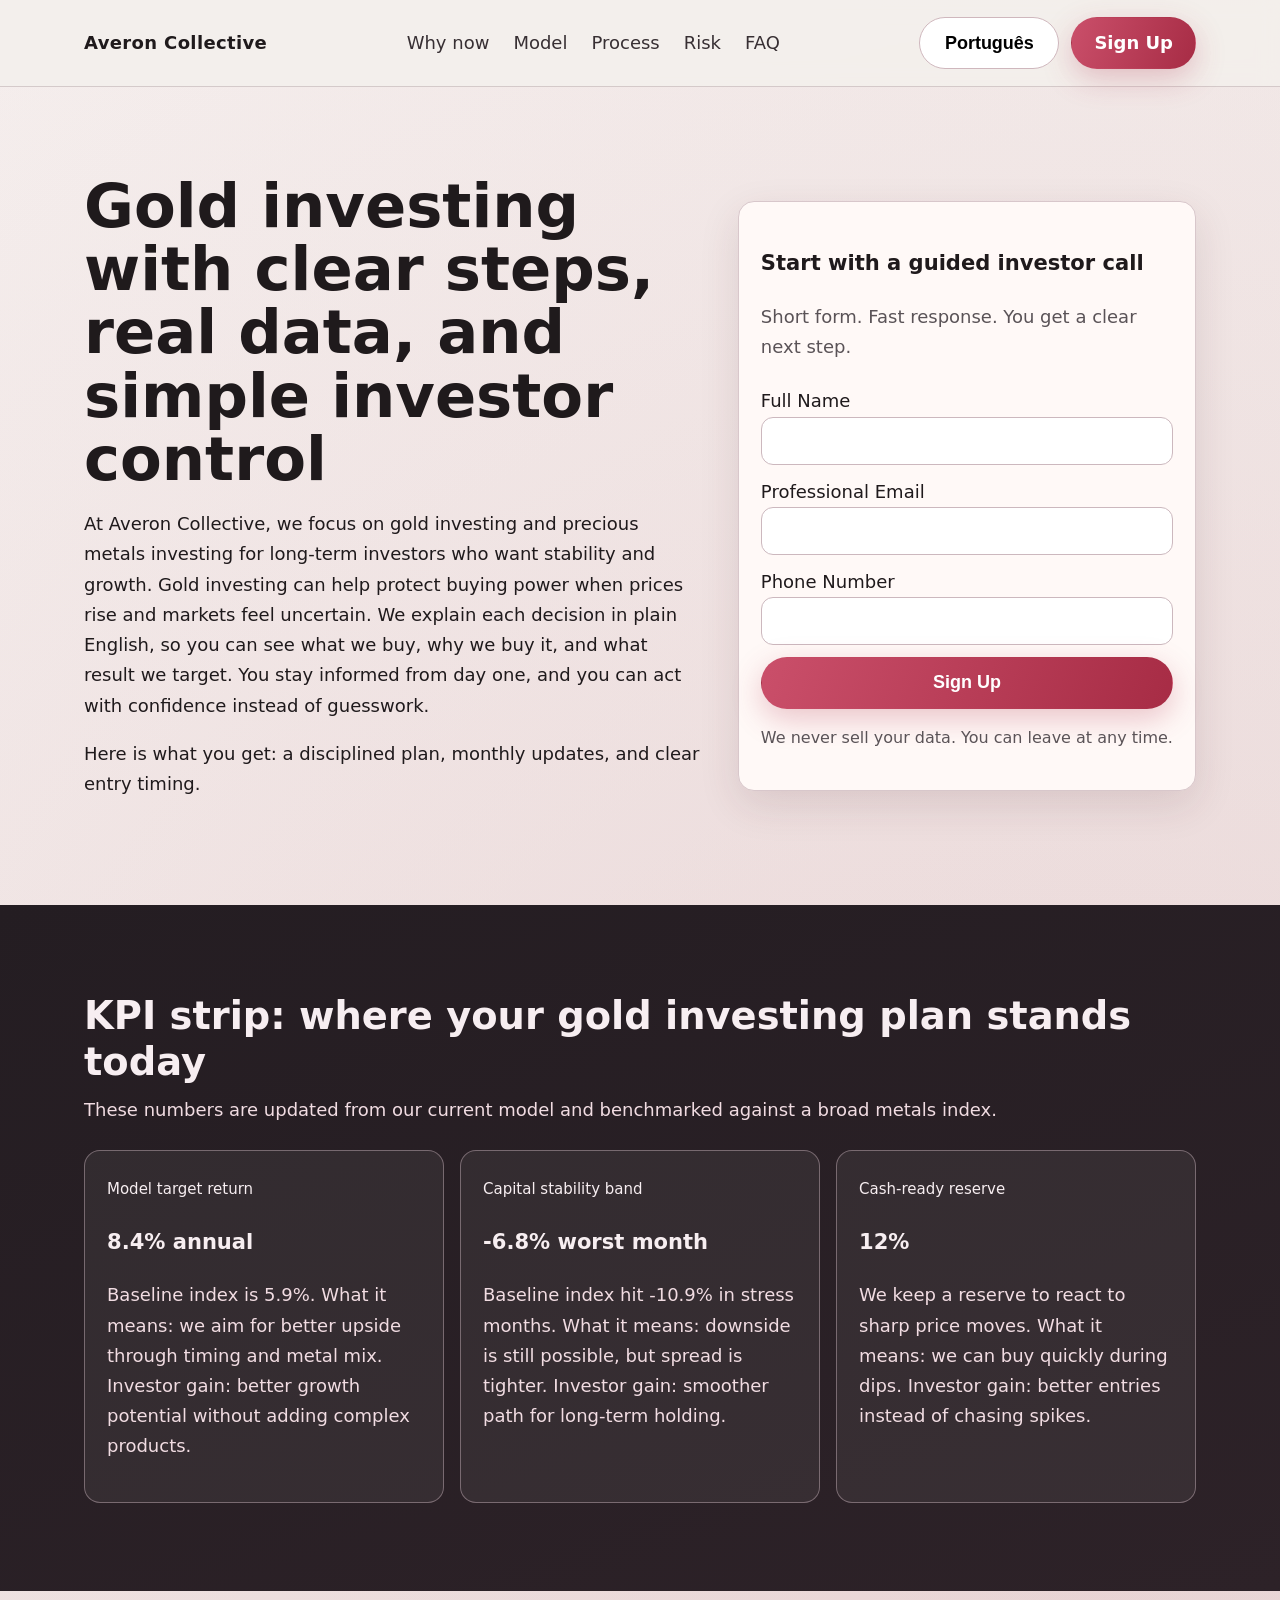
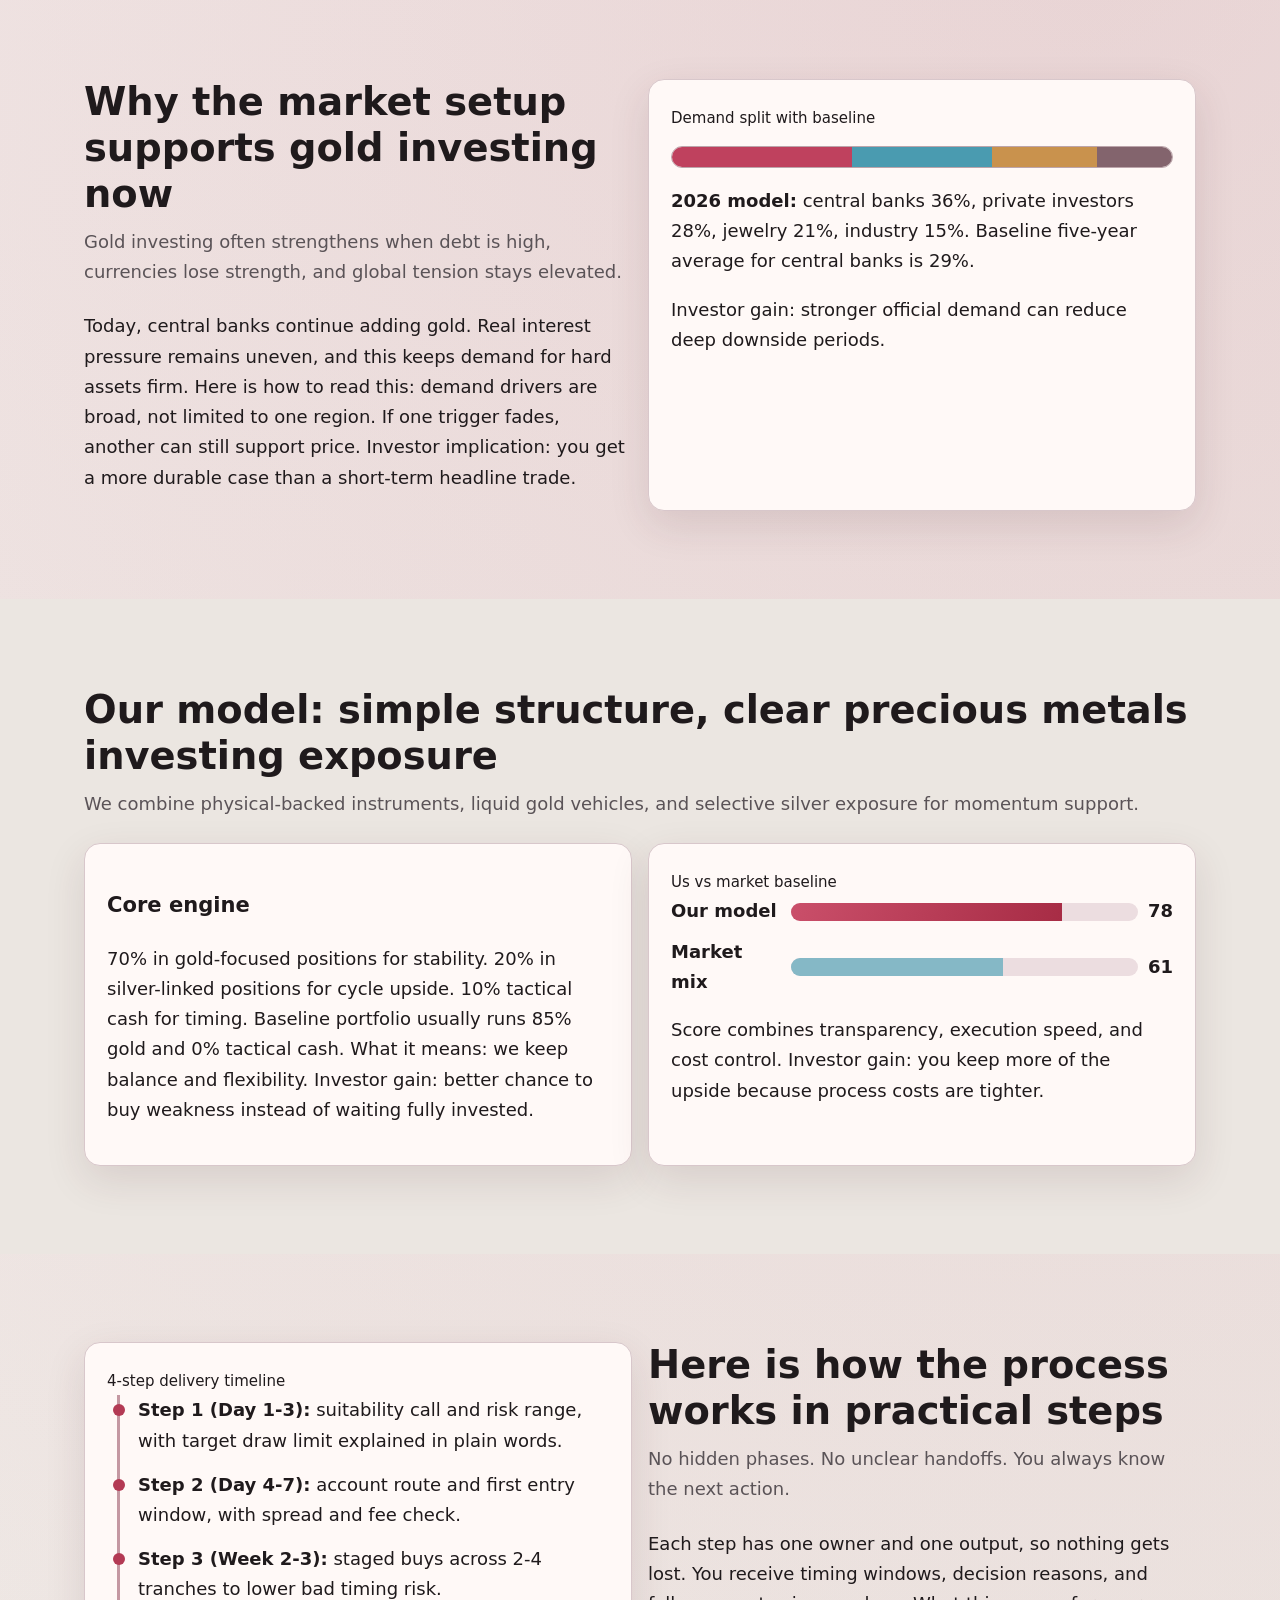
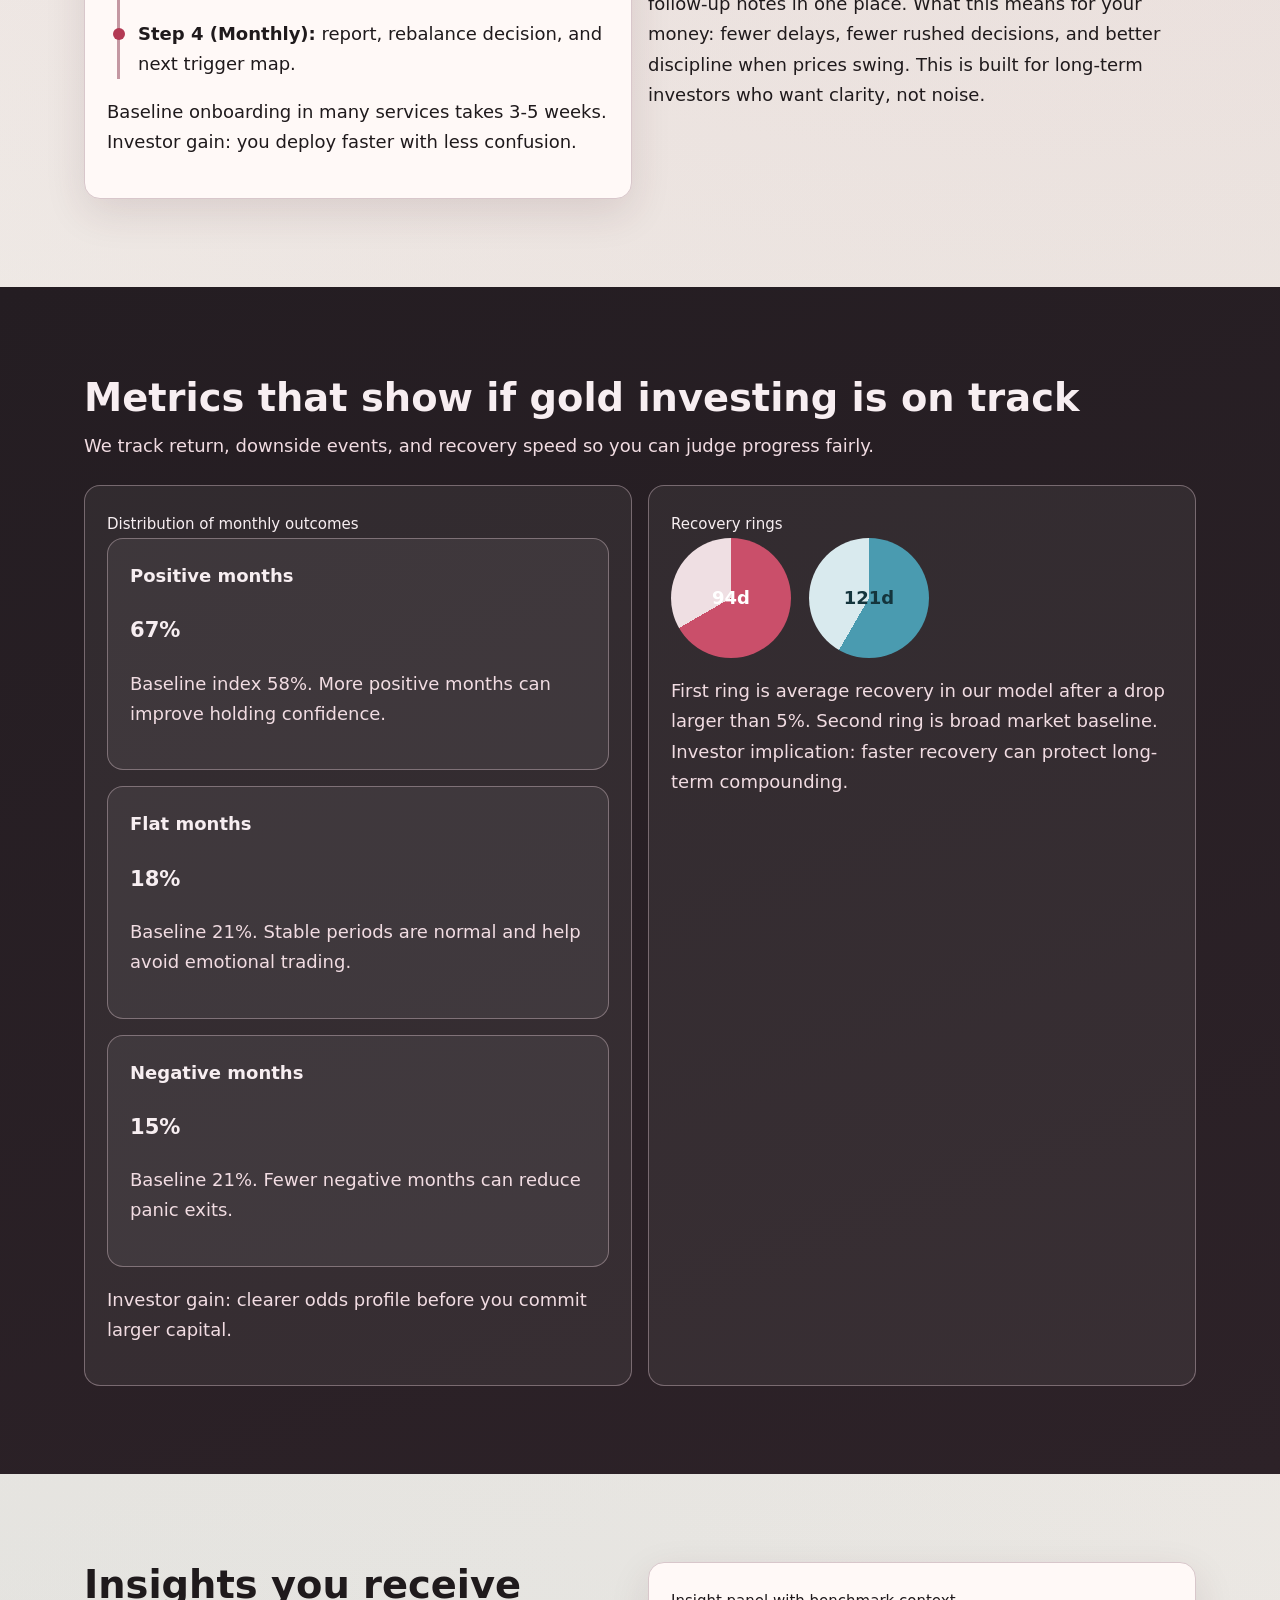
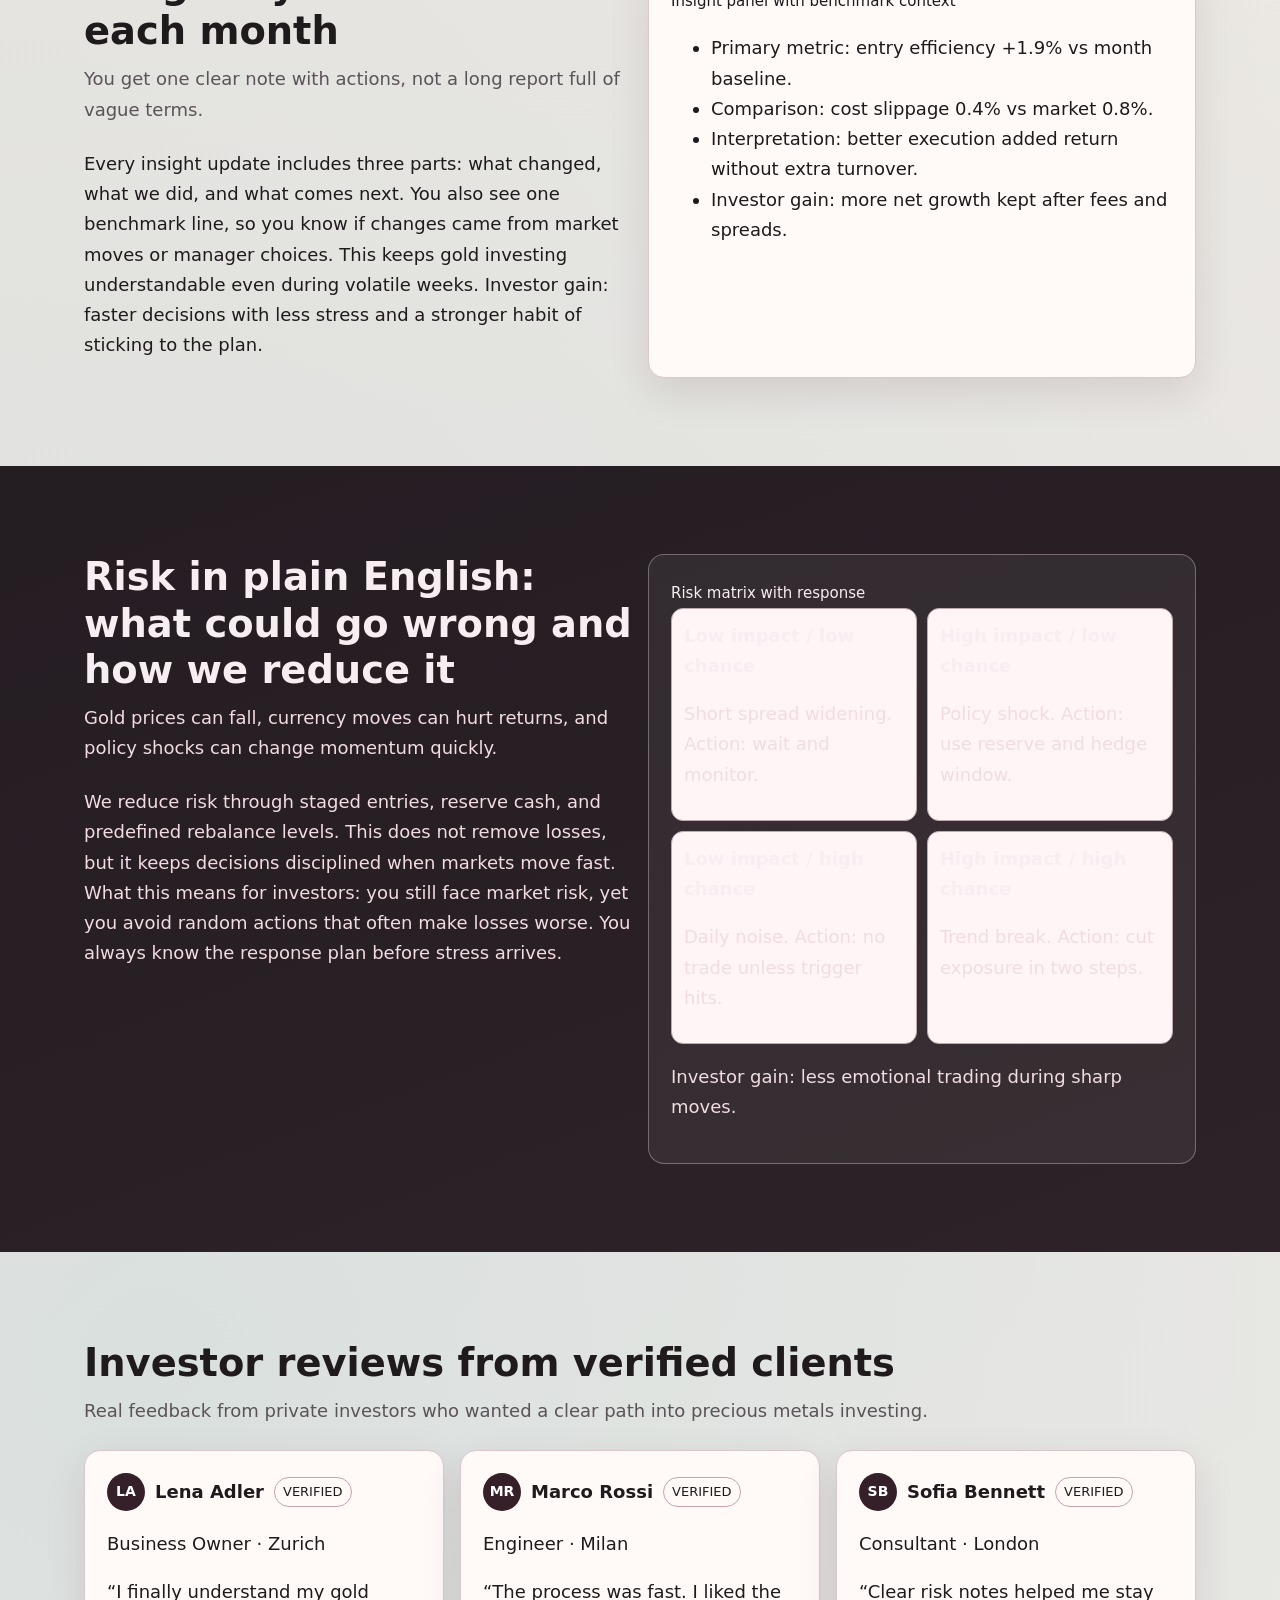
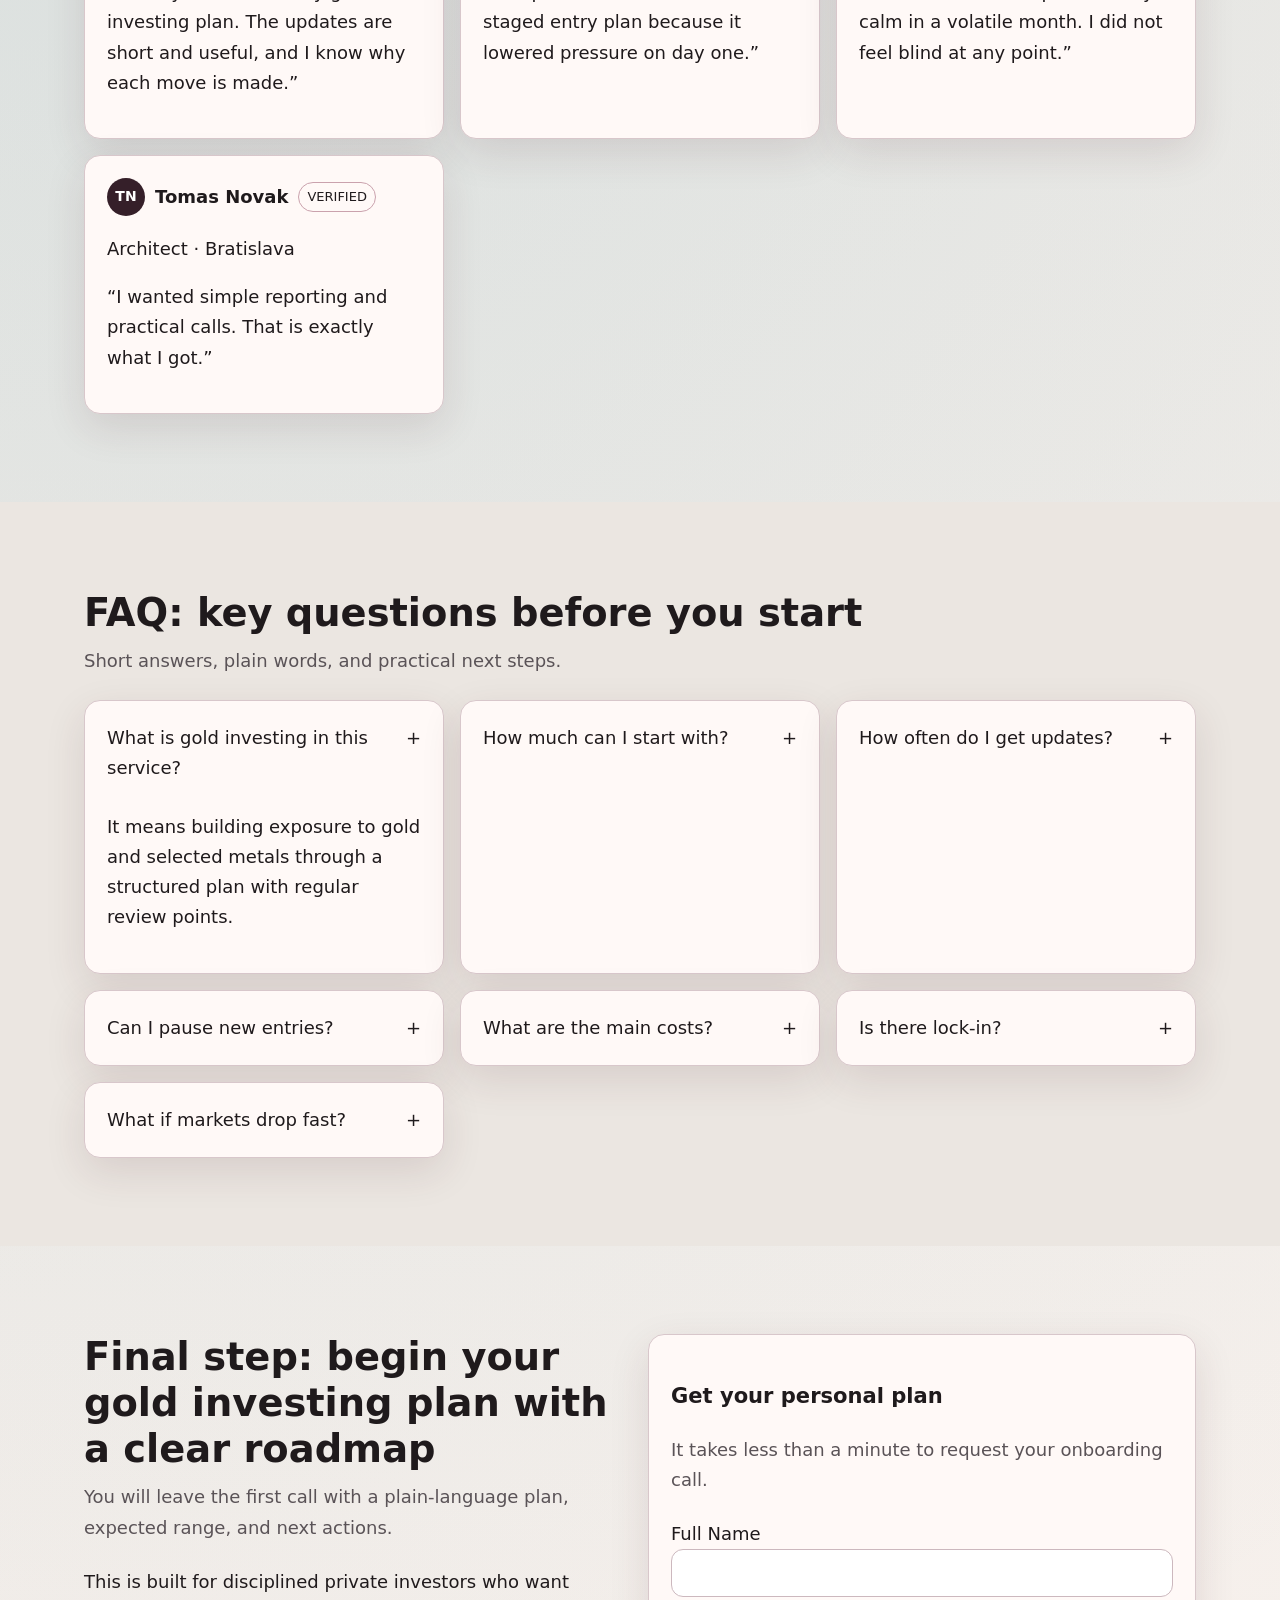
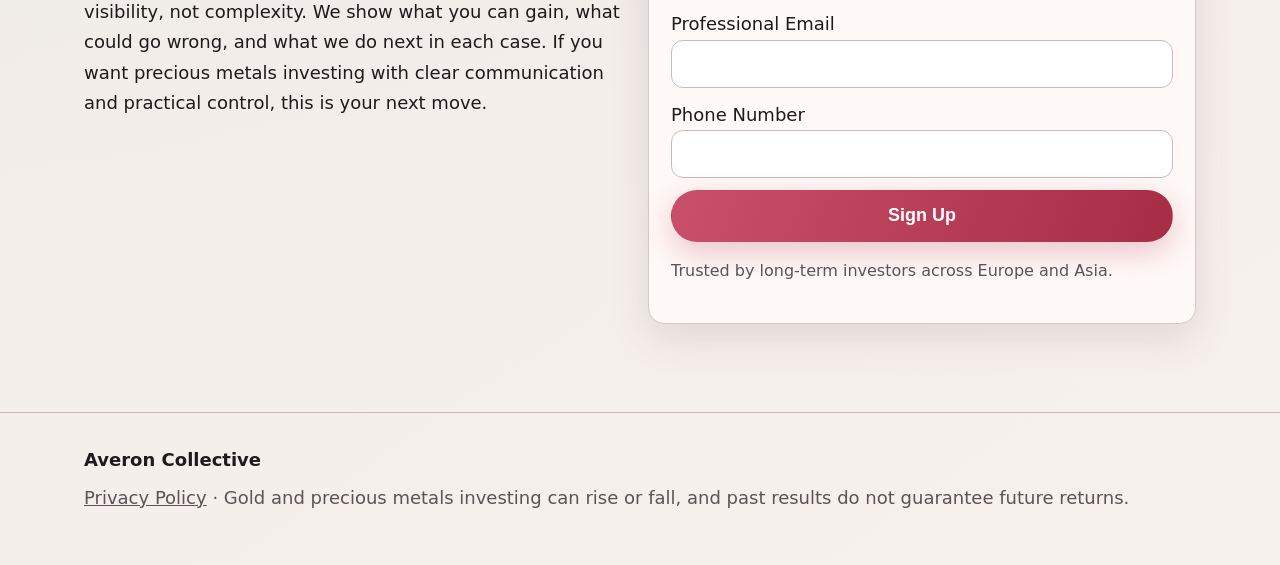
<file: pt/index.html>
<!DOCTYPE html>
<html lang="en">
<head>
  <meta charset="UTF-8" />
  <meta name="viewport" content="width=device-width, initial-scale=1.0" />
  <title>Averon Collective PT | Premium Precious Metals Investing Site</title>
  <meta name="description" content="Clear English copy on gold investing and precious metals investing with strong SEO and conversion flow." />
  <link rel="canonical" href="https://averoncollective.com/pt/index.html" />
  <link rel="alternate" hreflang="en" href="https://averoncollective.com/index.html" />
  <link rel="alternate" hreflang="de" href="https://averoncollective.com/de/index.html" />
  <link rel="alternate" hreflang="fr" href="https://averoncollective.com/fr/index.html" />
  <link rel="alternate" hreflang="es" href="https://averoncollective.com/es/index.html" />
  <link rel="alternate" hreflang="it" href="https://averoncollective.com/it/index.html" />
  <link rel="alternate" hreflang="tr" href="https://averoncollective.com/tr/index.html" />
  <link rel="alternate" hreflang="pt" href="https://averoncollective.com/pt/index.html" />
  <link rel="alternate" hreflang="jp" href="https://averoncollective.com/jp/index.html" />
  <link rel="alternate" hreflang="sk" href="https://averoncollective.com/sk/index.html" />
  <link rel="alternate" hreflang="be" href="https://averoncollective.com/be/index.html" />
  <meta property="og:title" content="Averon Collective PT | Premium Precious Metals Investing Site" />
  <meta property="og:description" content="Clear English copy on gold investing and precious metals investing with strong SEO and conversion flow." />
  <meta property="og:type" content="website" />
  <meta property="og:url" content="https://averoncollective.com/pt/index.html" />
  <meta property="og:image" content="https://averoncollective.com/assets/img/og.jpg" />
  <meta name="twitter:card" content="summary_large_image" />
  <meta name="twitter:title" content="Averon Collective PT | Premium Precious Metals Investing Site" />
  <meta name="twitter:description" content="Clear English copy on gold investing and precious metals investing with strong SEO and conversion flow." />
  <link rel="stylesheet" href="../assets/style.css" />
  <script defer src="../assets/app.js"></script>
</head>
<body>
<header class="site-header">
  <div class="container header-wrap">
    <a class="brand" href="../index.html">Averon Collective</a>
    <nav class="main-nav" aria-label="Main navigation">
      <a href="#market">Why now</a><a href="#model">Model</a><a href="#process">Process</a><a href="#risk">Risk</a><a href="#faq">FAQ</a>
    </nav>
    <div class="right-zone">
      <div class="lang">
        <button class="lang-pill" aria-expanded="false">Português</button>
        <div class="lang-menu" role="menu">
          <a class="lang-link" href="../index.html"><svg class="flag" viewBox="0 0 20 14"><rect width="20" height="14" fill="#012169"/><path d="M0 0L20 14M20 0L0 14" stroke="#fff" stroke-width="3"/><path d="M0 0L20 14M20 0L0 14" stroke="#c8102e" stroke-width="1.6"/><path d="M10 0v14M0 7h20" stroke="#fff" stroke-width="4"/><path d="M10 0v14M0 7h20" stroke="#c8102e" stroke-width="2"/></svg>English</a>
          <a class="lang-link" href="../de/index.html"><svg class="flag" viewBox="0 0 20 14"><rect width="20" height="14" fill="#000"/><rect y="4.66" width="20" height="4.66" fill="#dd0000"/><rect y="9.33" width="20" height="4.66" fill="#ffce00"/></svg>Deutsch</a>
          <a class="lang-link" href="../fr/index.html"><svg class="flag" viewBox="0 0 20 14"><rect width="6.66" height="14" fill="#0055a4"/><rect x="6.66" width="6.66" height="14" fill="#fff"/><rect x="13.33" width="6.66" height="14" fill="#ef4135"/></svg>Français</a>
          <a class="lang-link" href="../es/index.html"><svg class="flag" viewBox="0 0 20 14"><rect width="20" height="14" fill="#aa151b"/><rect y="3.5" width="20" height="7" fill="#f1bf00"/></svg>Español</a>
          <a class="lang-link" href="../it/index.html"><svg class="flag" viewBox="0 0 20 14"><rect width="6.66" height="14" fill="#009246"/><rect x="6.66" width="6.66" height="14" fill="#fff"/><rect x="13.33" width="6.66" height="14" fill="#ce2b37"/></svg>Italiano</a>
          <a class="lang-link" href="../tr/index.html"><svg class="flag" viewBox="0 0 20 14"><rect width="20" height="14" fill="#e30a17"/><circle cx="8" cy="7" r="3.2" fill="#fff"/><circle cx="8.8" cy="7" r="2.6" fill="#e30a17"/><circle cx="11.6" cy="7" r="1.2" fill="#fff"/></svg>Türkçe</a>
          <a class="lang-link" href="../pt/index.html"><svg class="flag" viewBox="0 0 20 14"><rect width="8" height="14" fill="#006600"/><rect x="8" width="6" height="14" fill="#ff0000"/><rect x="14" width="6" height="14" fill="#ffcc00"/></svg>Português</a>
          <a class="lang-link" href="../jp/index.html"><svg class="flag" viewBox="0 0 20 14"><rect width="20" height="14" fill="#fff"/><circle cx="10" cy="7" r="3" fill="#bc002d"/></svg>日本語</a>
          <a class="lang-link" href="../sk/index.html"><svg class="flag" viewBox="0 0 20 14"><rect width="20" height="4.66" fill="#fff"/><rect y="4.66" width="20" height="4.66" fill="#0b4ea2"/><rect y="9.33" width="20" height="4.66" fill="#ee1c25"/></svg>Slovenčina</a>
          <a class="lang-link" href="../be/index.html"><svg class="flag" viewBox="0 0 20 14"><rect width="20" height="14" fill="#000"/><rect x="6.66" width="6.66" height="14" fill="#ffd90c"/><rect x="13.33" width="6.66" height="14" fill="#ef3340"/></svg>Belgium</a>
        </div>
      </div>
      <a class="btn" href="#lead">Sign Up</a>
      <button class="burger" aria-label="Open menu">☰</button>
    </div>
  </div>
</header>

<div class="drawer-overlay"></div>
<aside class="mobile-drawer" aria-label="Mobile menu">
  <button class="drawer-close close-x">X</button>
  <p><a class="brand" href="../index.html">Averon Collective</a></p>
  <nav class="form-stack" style="margin:16px 0 20px">
    <a href="#market">Why now</a><a href="#model">Model</a><a href="#process">Process</a><a href="#risk">Risk</a><a href="#faq">FAQ</a>
  </nav>
  <div class="lang" style="margin-bottom:14px">
    <button class="lang-pill">Português</button>
    <div class="lang-menu" style="position:static;display:block;box-shadow:none;border:none;padding:0">
      <a class="lang-link" href="../index.html">English</a><a class="lang-link" href="../de/index.html">Deutsch</a><a class="lang-link" href="../fr/index.html">Français</a>
      <a class="lang-link" href="../es/index.html">Español</a><a class="lang-link" href="../it/index.html">Italiano</a><a class="lang-link" href="../tr/index.html">Türkçe</a>
      <a class="lang-link" href="../pt/index.html">Português</a><a class="lang-link" href="../jp/index.html">日本語</a><a class="lang-link" href="../sk/index.html">Slovenčina</a><a class="lang-link" href="../be/index.html">Belgium</a>
    </div>
  </div>
  <a class="btn" href="#lead">Sign Up</a>
</aside>

<main>
<section class="section hero reveal">
  <div class="container hero-grid">
    <div>
      <h1>Gold investing with clear steps, real data, and simple investor control</h1>
      <p>At Averon Collective, we focus on gold investing and precious metals investing for long-term investors who want stability and growth. Gold investing can help protect buying power when prices rise and markets feel uncertain. We explain each decision in plain English, so you can see what we buy, why we buy it, and what result we target. You stay informed from day one, and you can act with confidence instead of guesswork.</p>
      <p>Here is what you get: a disciplined plan, monthly updates, and clear entry timing.</p>
    </div>
    <div class="hero-panel" id="lead">
      <h3>Start with a guided investor call</h3>
      <p class="lead">Short form. Fast response. You get a clear next step.</p>
      <form class="form-stack">
        <label>Full Name<input name="name" autocomplete="name" required /></label>
        <label>Professional Email<input type="email" name="email" autocomplete="email" required /></label>
        <label>Phone Number<input type="tel" name="phone" autocomplete="tel" required /></label>
        <button class="btn" type="submit">Sign Up</button>
      </form>
      <p class="trust">We never sell your data. You can leave at any time.</p>
    </div>
  </div>
</section>

<section class="section dark reveal">
  <div class="container">
    <h2>KPI strip: where your gold investing plan stands today</h2>
    <p class="lead">These numbers are updated from our current model and benchmarked against a broad metals index.</p>
    <div class="grid-3">
      <article class="card"><small>Model target return</small><h3>8.4% annual</h3><p>Baseline index is 5.9%. What it means: we aim for better upside through timing and metal mix. Investor gain: better growth potential without adding complex products.</p></article>
      <article class="card"><small>Capital stability band</small><h3>-6.8% worst month</h3><p>Baseline index hit -10.9% in stress months. What it means: downside is still possible, but spread is tighter. Investor gain: smoother path for long-term holding.</p></article>
      <article class="card"><small>Cash-ready reserve</small><h3>12%</h3><p>We keep a reserve to react to sharp price moves. What it means: we can buy quickly during dips. Investor gain: better entries instead of chasing spikes.</p></article>
    </div>
  </div>
</section>

<section class="section reveal" id="market">
  <div class="container grid-2">
    <div>
      <h2>Why the market setup supports gold investing now</h2>
      <p class="lead">Gold investing often strengthens when debt is high, currencies lose strength, and global tension stays elevated.</p>
      <p>Today, central banks continue adding gold. Real interest pressure remains uneven, and this keeps demand for hard assets firm. Here is how to read this: demand drivers are broad, not limited to one region. If one trigger fades, another can still support price. Investor implication: you get a more durable case than a short-term headline trade.</p>
    </div>
    <div class="visual-card">
      <small>Demand split with baseline</small>
      <div class="stack-bar"><span class="seg-a"></span><span class="seg-b"></span><span class="seg-c"></span><span class="seg-d"></span></div>
      <p><strong>2026 model:</strong> central banks 36%, private investors 28%, jewelry 21%, industry 15%. Baseline five-year average for central banks is 29%.</p>
      <p>Investor gain: stronger official demand can reduce deep downside periods.</p>
    </div>
  </div>
</section>

<section class="section reveal" id="model" style="background:var(--bg-soft)">
  <div class="container">
    <h2>Our model: simple structure, clear precious metals investing exposure</h2>
    <p class="lead">We combine physical-backed instruments, liquid gold vehicles, and selective silver exposure for momentum support.</p>
    <div class="grid-2">
      <article class="card"><h3>Core engine</h3><p>70% in gold-focused positions for stability. 20% in silver-linked positions for cycle upside. 10% tactical cash for timing. Baseline portfolio usually runs 85% gold and 0% tactical cash. What it means: we keep balance and flexibility. Investor gain: better chance to buy weakness instead of waiting fully invested.</p></article>
      <article class="visual-card"><small>Us vs market baseline</small><div class="compare"><div class="compare-row"><b>Our model</b><div class="bar"><span style="width:78%"></span></div><b>78</b></div><div class="compare-row"><b>Market mix</b><div class="bar market"><span style="width:61%"></span></div><b>61</b></div></div><p>Score combines transparency, execution speed, and cost control. Investor gain: you keep more of the upside because process costs are tighter.</p></article>
    </div>
  </div>
</section>

<section class="section reveal" id="process">
  <div class="container grid-2">
    <div class="visual-card">
      <small>4-step delivery timeline</small>
      <div class="timeline">
        <div class="step"><b>Step 1 (Day 1-3):</b> suitability call and risk range, with target draw limit explained in plain words.</div>
        <div class="step"><b>Step 2 (Day 4-7):</b> account route and first entry window, with spread and fee check.</div>
        <div class="step"><b>Step 3 (Week 2-3):</b> staged buys across 2-4 tranches to lower bad timing risk.</div>
        <div class="step"><b>Step 4 (Monthly):</b> report, rebalance decision, and next trigger map.</div>
      </div>
      <p>Baseline onboarding in many services takes 3-5 weeks. Investor gain: you deploy faster with less confusion.</p>
    </div>
    <div>
      <h2>Here is how the process works in practical steps</h2>
      <p class="lead">No hidden phases. No unclear handoffs. You always know the next action.</p>
      <p>Each step has one owner and one output, so nothing gets lost. You receive timing windows, decision reasons, and follow-up notes in one place. What this means for your money: fewer delays, fewer rushed decisions, and better discipline when prices swing. This is built for long-term investors who want clarity, not noise.</p>
    </div>
  </div>
</section>

<section class="section dark reveal">
  <div class="container">
    <h2>Metrics that show if gold investing is on track</h2>
    <p class="lead">We track return, downside events, and recovery speed so you can judge progress fairly.</p>
    <div class="grid-2">
      <article class="visual-card"><small>Distribution of monthly outcomes</small><div class="grid-3"><div class="card"><b>Positive months</b><h3>67%</h3><p>Baseline index 58%. More positive months can improve holding confidence.</p></div><div class="card"><b>Flat months</b><h3>18%</h3><p>Baseline 21%. Stable periods are normal and help avoid emotional trading.</p></div><div class="card"><b>Negative months</b><h3>15%</h3><p>Baseline 21%. Fewer negative months can reduce panic exits.</p></div></div><p>Investor gain: clearer odds profile before you commit larger capital.</p></article>
      <article class="visual-card"><small>Recovery rings</small><div class="rings"><div class="ring">94d</div><div class="ring alt">121d</div></div><p>First ring is average recovery in our model after a drop larger than 5%. Second ring is broad market baseline. Investor implication: faster recovery can protect long-term compounding.</p></article>
    </div>
  </div>
</section>

<section class="section reveal">
  <div class="container grid-2">
    <div>
      <h2>Insights you receive each month</h2>
      <p class="lead">You get one clear note with actions, not a long report full of vague terms.</p>
      <p>Every insight update includes three parts: what changed, what we did, and what comes next. You also see one benchmark line, so you know if changes came from market moves or manager choices. This keeps gold investing understandable even during volatile weeks. Investor gain: faster decisions with less stress and a stronger habit of sticking to the plan.</p>
    </div>
    <div class="card">
      <small>Insight panel with benchmark context</small>
      <ul>
        <li>Primary metric: entry efficiency +1.9% vs month baseline.</li>
        <li>Comparison: cost slippage 0.4% vs market 0.8%.</li>
        <li>Interpretation: better execution added return without extra turnover.</li>
        <li>Investor gain: more net growth kept after fees and spreads.</li>
      </ul>
    </div>
  </div>
</section>

<section class="section dark reveal" id="risk">
  <div class="container grid-2">
    <div>
      <h2>Risk in plain English: what could go wrong and how we reduce it</h2>
      <p class="lead">Gold prices can fall, currency moves can hurt returns, and policy shocks can change momentum quickly.</p>
      <p>We reduce risk through staged entries, reserve cash, and predefined rebalance levels. This does not remove losses, but it keeps decisions disciplined when markets move fast. What this means for investors: you still face market risk, yet you avoid random actions that often make losses worse. You always know the response plan before stress arrives.</p>
    </div>
    <div class="visual-card">
      <small>Risk matrix with response</small>
      <div class="risk-matrix">
        <div class="risk-cell"><b>Low impact / low chance</b><p>Short spread widening. Action: wait and monitor.</p></div>
        <div class="risk-cell"><b>High impact / low chance</b><p>Policy shock. Action: use reserve and hedge window.</p></div>
        <div class="risk-cell"><b>Low impact / high chance</b><p>Daily noise. Action: no trade unless trigger hits.</p></div>
        <div class="risk-cell"><b>High impact / high chance</b><p>Trend break. Action: cut exposure in two steps.</p></div>
      </div>
      <p>Investor gain: less emotional trading during sharp moves.</p>
    </div>
  </div>
</section>

<section class="section reveal">
  <div class="container">
    <h2>Investor reviews from verified clients</h2>
    <p class="lead">Real feedback from private investors who wanted a clear path into precious metals investing.</p>
    <div class="grid-2">
      <article class="review"><div class="review-head"><span class="avatar">LA</span><b>Lena Adler</b><span class="verified">VERIFIED</span></div><p>Business Owner · Zurich</p><p>“I finally understand my gold investing plan. The updates are short and useful, and I know why each move is made.”</p></article>
      <article class="review"><div class="review-head"><span class="avatar">MR</span><b>Marco Rossi</b><span class="verified">VERIFIED</span></div><p>Engineer · Milan</p><p>“The process was fast. I liked the staged entry plan because it lowered pressure on day one.”</p></article>
      <article class="review"><div class="review-head"><span class="avatar">SB</span><b>Sofia Bennett</b><span class="verified">VERIFIED</span></div><p>Consultant · London</p><p>“Clear risk notes helped me stay calm in a volatile month. I did not feel blind at any point.”</p></article>
      <article class="review"><div class="review-head"><span class="avatar">TN</span><b>Tomas Novak</b><span class="verified">VERIFIED</span></div><p>Architect · Bratislava</p><p>“I wanted simple reporting and practical calls. That is exactly what I got.”</p></article>
    </div>
  </div>
</section>

<section class="section reveal" id="faq" style="background:var(--bg-soft)">
  <div class="container">
    <h2>FAQ: key questions before you start</h2>
    <p class="lead">Short answers, plain words, and practical next steps.</p>
    <div class="grid-2">
      <article class="faq-item open"><button>What is gold investing in this service?<span>+</span></button><div class="answer"><p>It means building exposure to gold and selected metals through a structured plan with regular review points.</p></div></article>
      <article class="faq-item"><button>How much can I start with?<span>+</span></button><div class="answer"><p>Start size depends on your goals and risk comfort. We define a practical range in the first call.</p></div></article>
      <article class="faq-item"><button>How often do I get updates?<span>+</span></button><div class="answer"><p>You receive monthly updates and event-driven notes when market conditions change quickly.</p></div></article>
      <article class="faq-item"><button>Can I pause new entries?<span>+</span></button><div class="answer"><p>Yes. You can pause staged entries and keep current holdings while we review conditions.</p></div></article>
      <article class="faq-item"><button>What are the main costs?<span>+</span></button><div class="answer"><p>Costs include execution spread and service fee. We show both clearly before any action.</p></div></article>
      <article class="faq-item"><button>Is there lock-in?<span>+</span></button><div class="answer"><p>No long lock-in by default. You get clear access terms before onboarding.</p></div></article>
      <article class="faq-item"><button>What if markets drop fast?<span>+</span></button><div class="answer"><p>We use predefined response levels, reserve cash, and staged decisions to reduce panic reactions.</p></div></article>
    </div>
  </div>
</section>

<section class="section reveal">
  <div class="container grid-2">
    <div>
      <h2>Final step: begin your gold investing plan with a clear roadmap</h2>
      <p class="lead">You will leave the first call with a plain-language plan, expected range, and next actions.</p>
      <p>This is built for disciplined private investors who want visibility, not complexity. We show what you can gain, what could go wrong, and what we do next in each case. If you want precious metals investing with clear communication and practical control, this is your next move.</p>
    </div>
    <div class="hero-panel">
      <h3>Get your personal plan</h3>
      <p class="lead">It takes less than a minute to request your onboarding call.</p>
      <form class="form-stack">
        <label>Full Name<input name="name2" required /></label>
        <label>Professional Email<input type="email" name="email2" required /></label>
        <label>Phone Number<input type="tel" name="phone2" required /></label>
        <button class="btn" type="submit">Sign Up</button>
      </form>
      <p class="trust">Trusted by long-term investors across Europe and Asia.</p>
    </div>
  </div>
</section>
</main>

<footer class="footer">
  <div class="container">
    <strong>Averon Collective</strong>
    <p><a href="#" data-open-privacy>Privacy Policy</a> · Gold and precious metals investing can rise or fall, and past results do not guarantee future returns.</p>
  </div>
</footer>

<div class="modal-wrap" aria-hidden="true">
  <div class="modal-bg"></div>
  <div class="modal" role="dialog" aria-modal="true" aria-label="Privacy Policy">
    <div class="modal-header"><h2>Privacy Policy</h2><button class="close-x" data-close-modal>X</button></div>
    <p><strong>Introduction:</strong> We protect your information and explain how we use it in plain language.</p>
    <p><strong>Data collection:</strong> We collect your name, professional email, phone number, and service interaction data.</p>
    <p><strong>Legal basis:</strong> We process data to deliver requested services, improve operations, and meet legal duties.</p>
    <p><strong>Cookies:</strong> We use essential and analytics cookies to keep the website stable and improve user experience.</p>
    <p><strong>Retention:</strong> We keep personal data only as long as needed for service delivery and legal recordkeeping.</p>
    <p><strong>Third-party sharing:</strong> We share data only with trusted providers for hosting, analytics, and communication support.</p>
    <p><strong>Security:</strong> We use access controls, encryption in transit, and regular checks to reduce unauthorized access risk.</p>
    <p><strong>User rights:</strong> You can request access, correction, deletion, or restriction of your data at any time.</p>
    <p><strong>International transfers:</strong> If data moves across borders, we use lawful safeguards and provider controls.</p>
    <p><strong>Industry risk disclosure:</strong> Investment services involve market uncertainty, and digital communications can carry operational risk.</p>
    <p><strong>Contact:</strong> privacy@averoncollective.com</p>
    <button class="close-btn" data-close-modal>Close</button>
  </div>
</div>

<script type="application/ld+json">
{"@context":"https://schema.org","@graph":[{"@type":"Organization","name":"Averon Collective","url":"https://averoncollective.com","email":"hello@averoncollective.com"},{"@type":"WebSite","name":"Averon Collective","url":"https://averoncollective.com"},{"@type":"FAQPage","mainEntity":[{"@type":"Question","name":"What is gold investing in this service?","acceptedAnswer":{"@type":"Answer","text":"It means building exposure to gold and selected metals through a structured plan with regular review points."}},{"@type":"Question","name":"How often do I get updates?","acceptedAnswer":{"@type":"Answer","text":"You receive monthly updates and event-driven notes when market conditions change quickly."}}]},{"@type":"Review","author":{"@type":"Person","name":"Lena Adler"},"reviewBody":"I finally understand my gold investing plan.","itemReviewed":{"@type":"Service","name":"Averon Collective Investor Program"}}]}
</script>
</body>
</html>
</file>
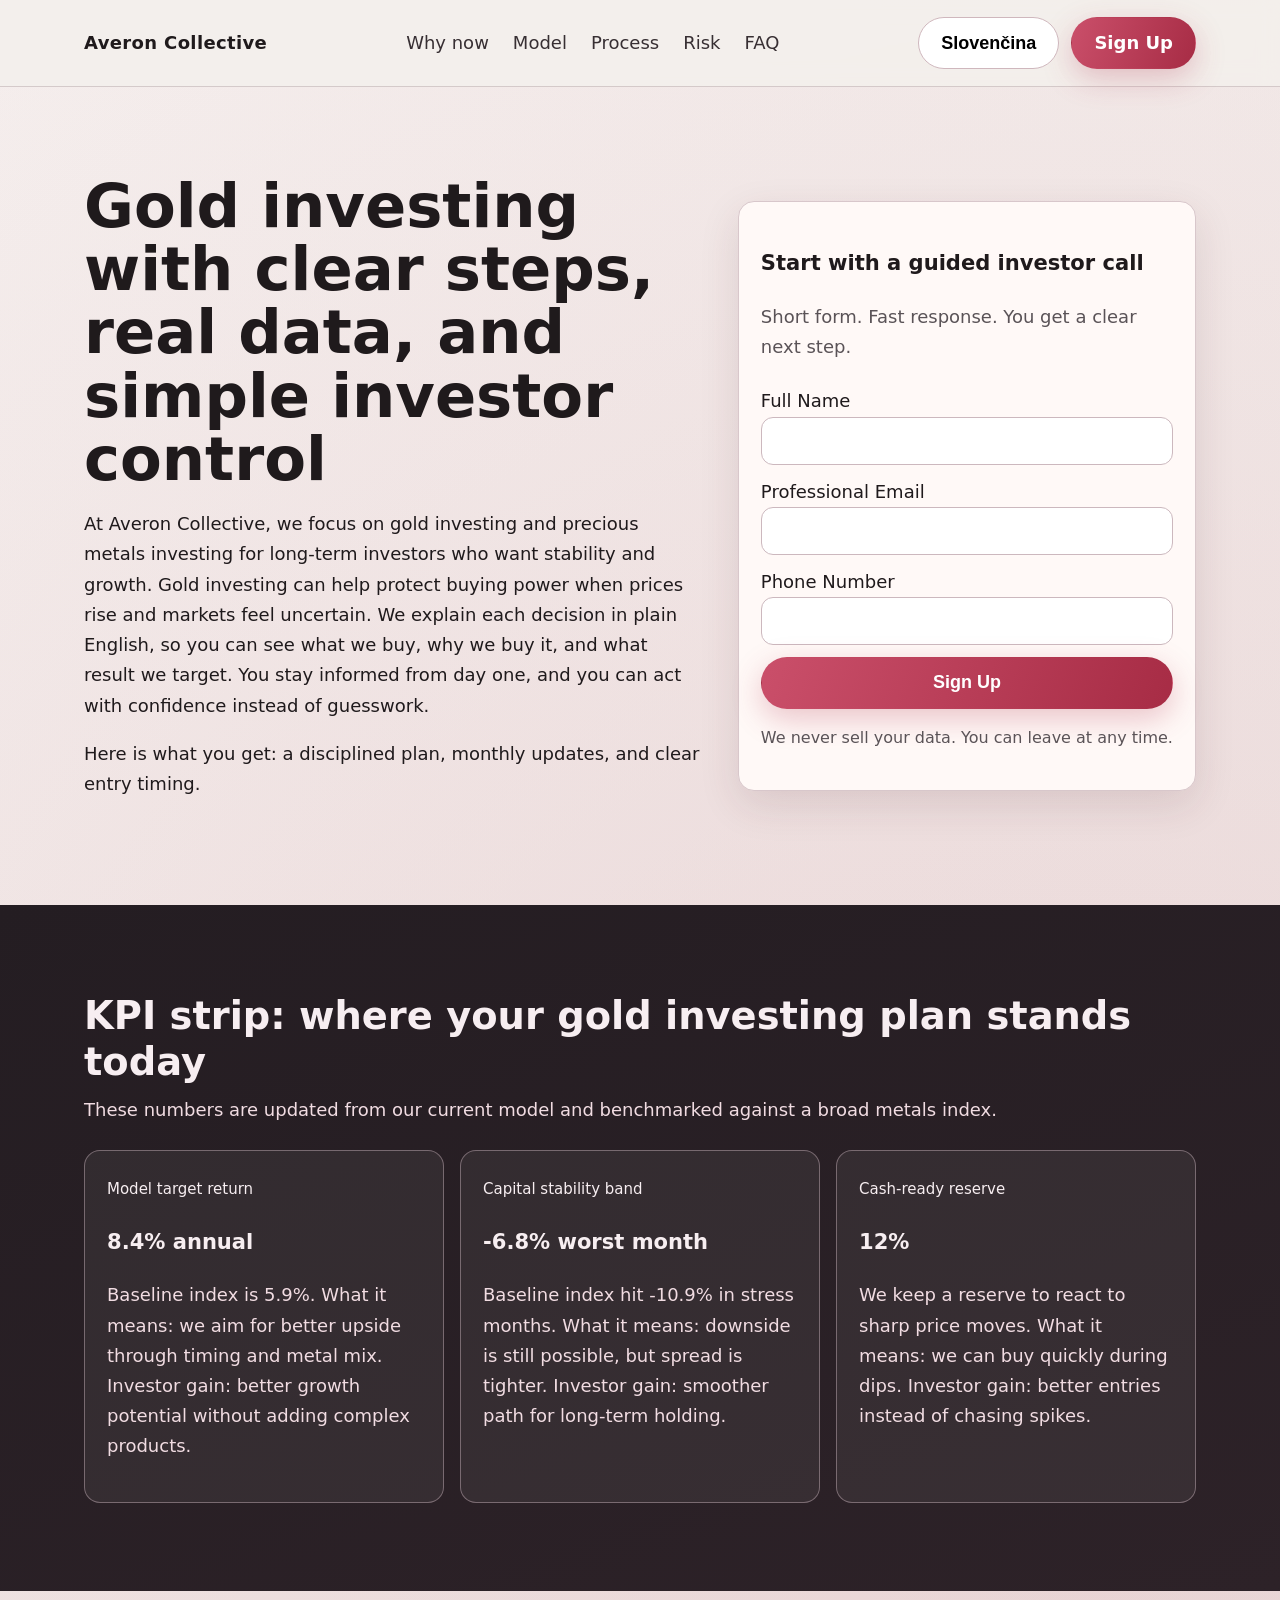
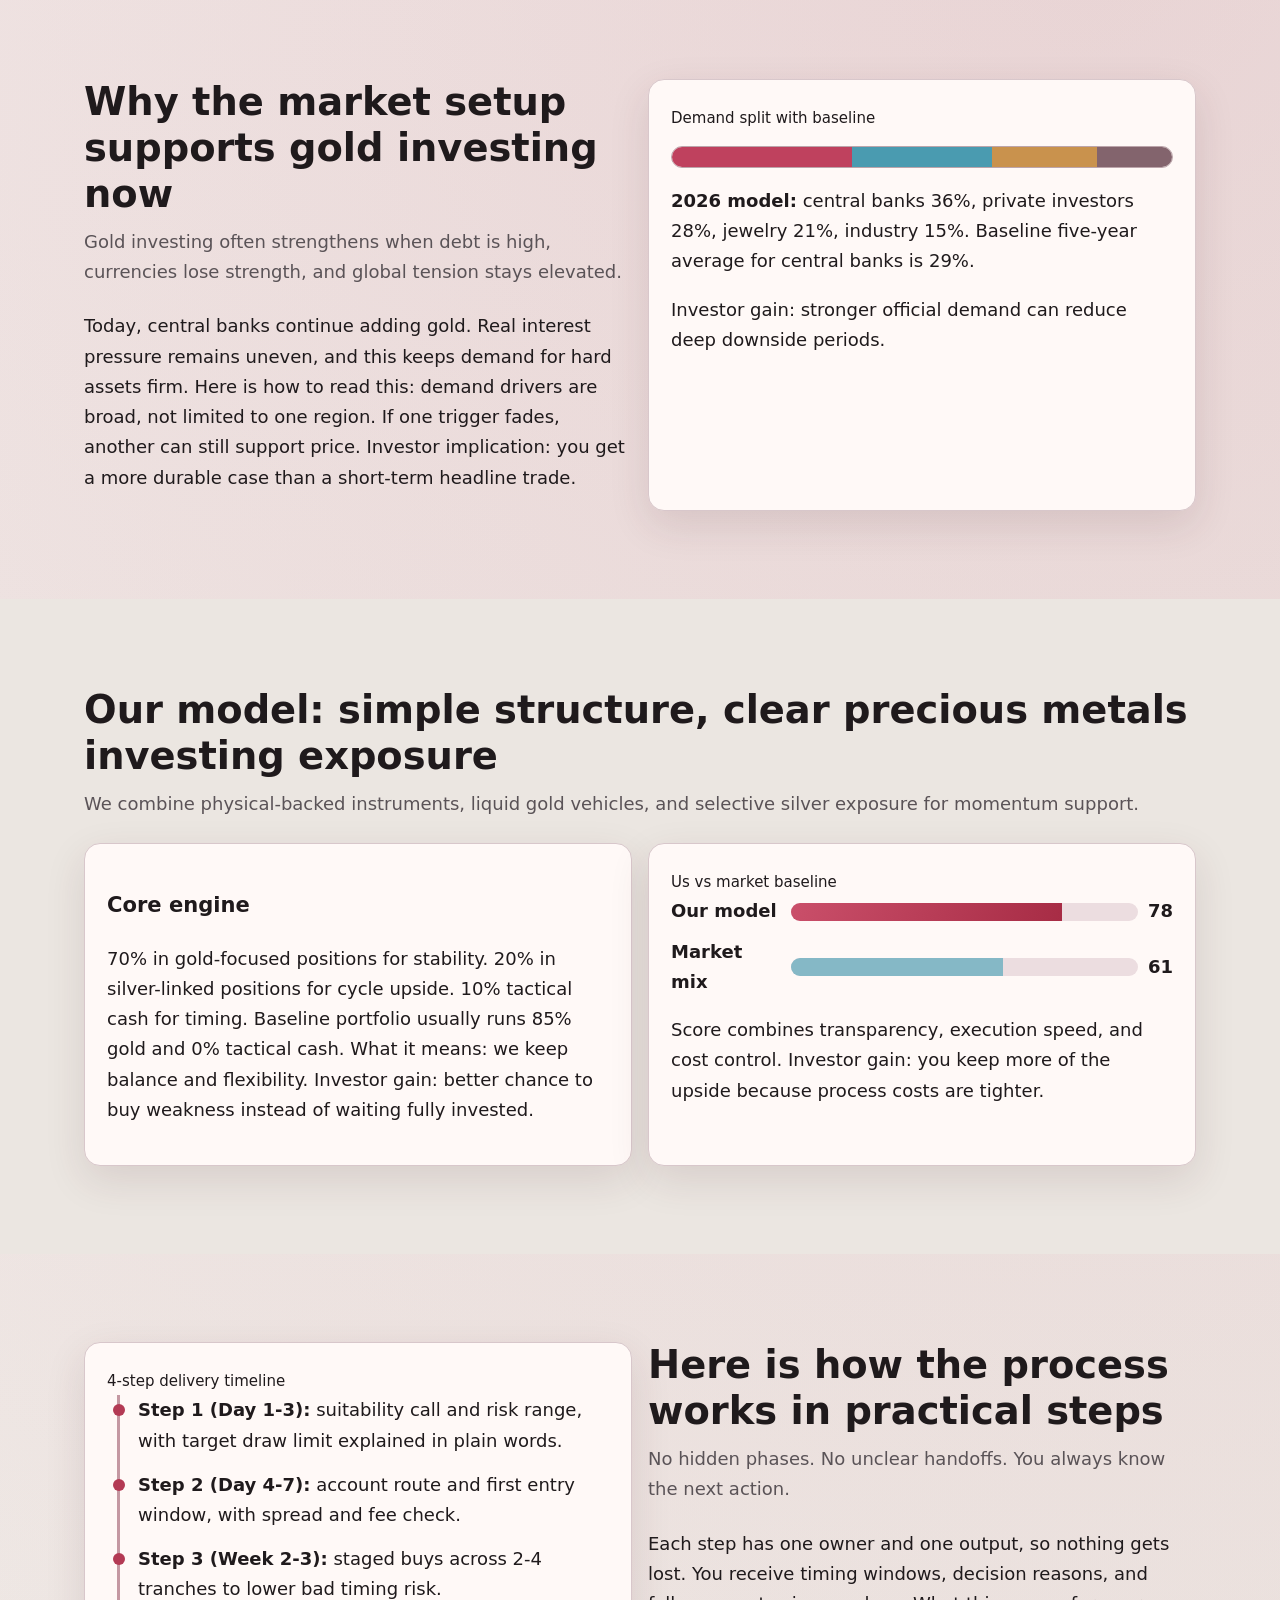
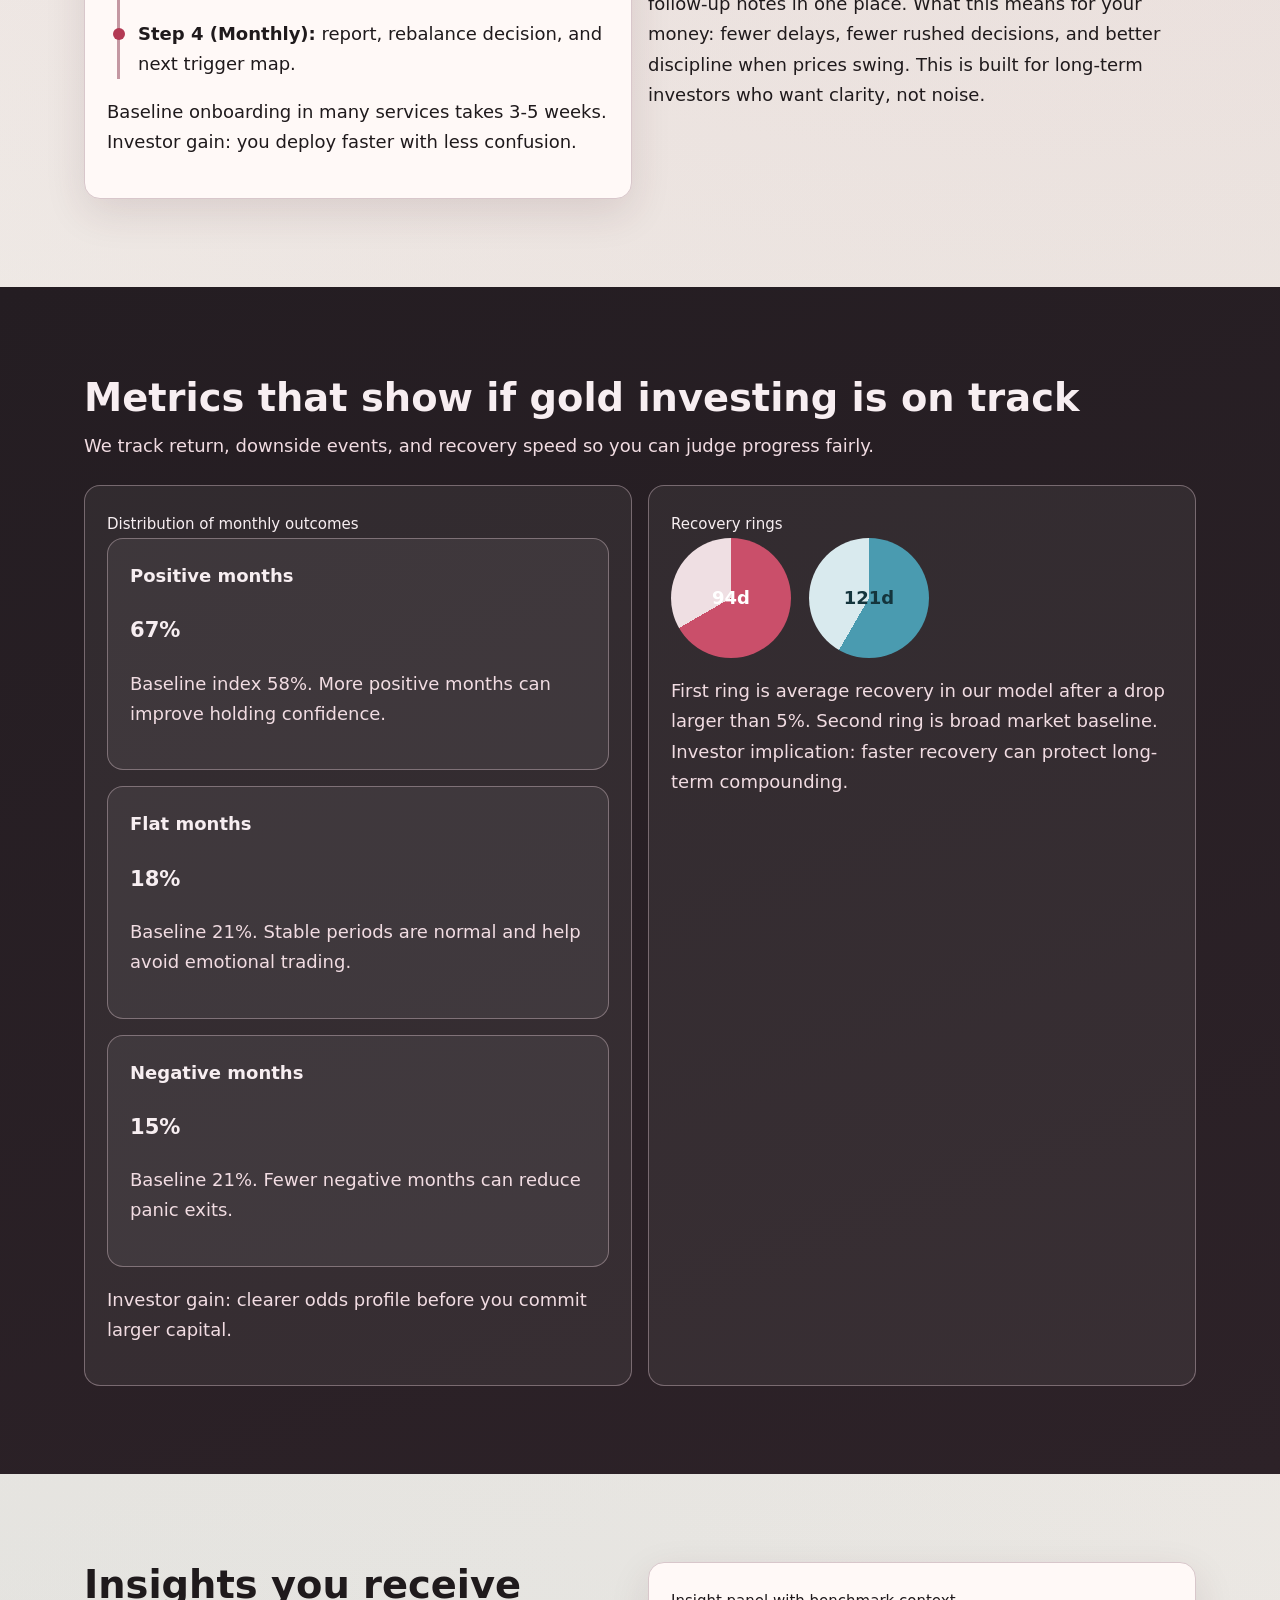
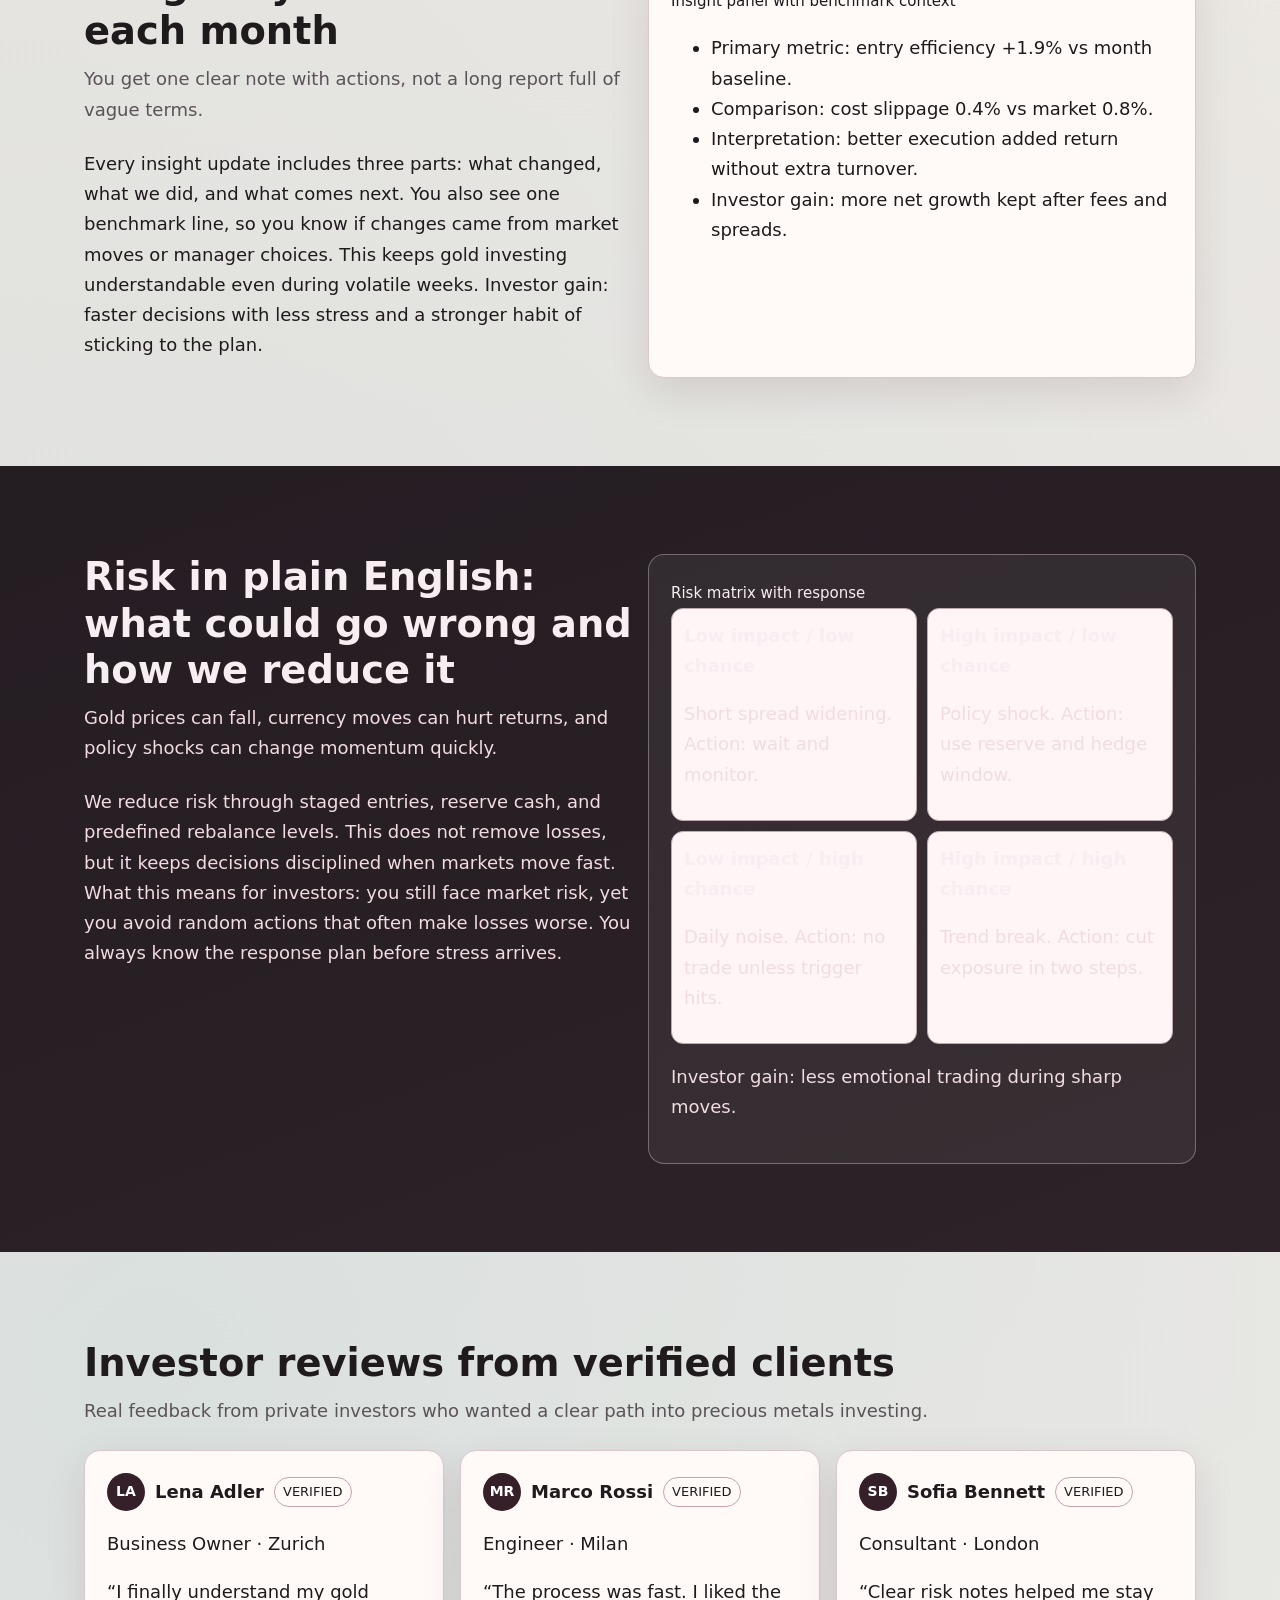
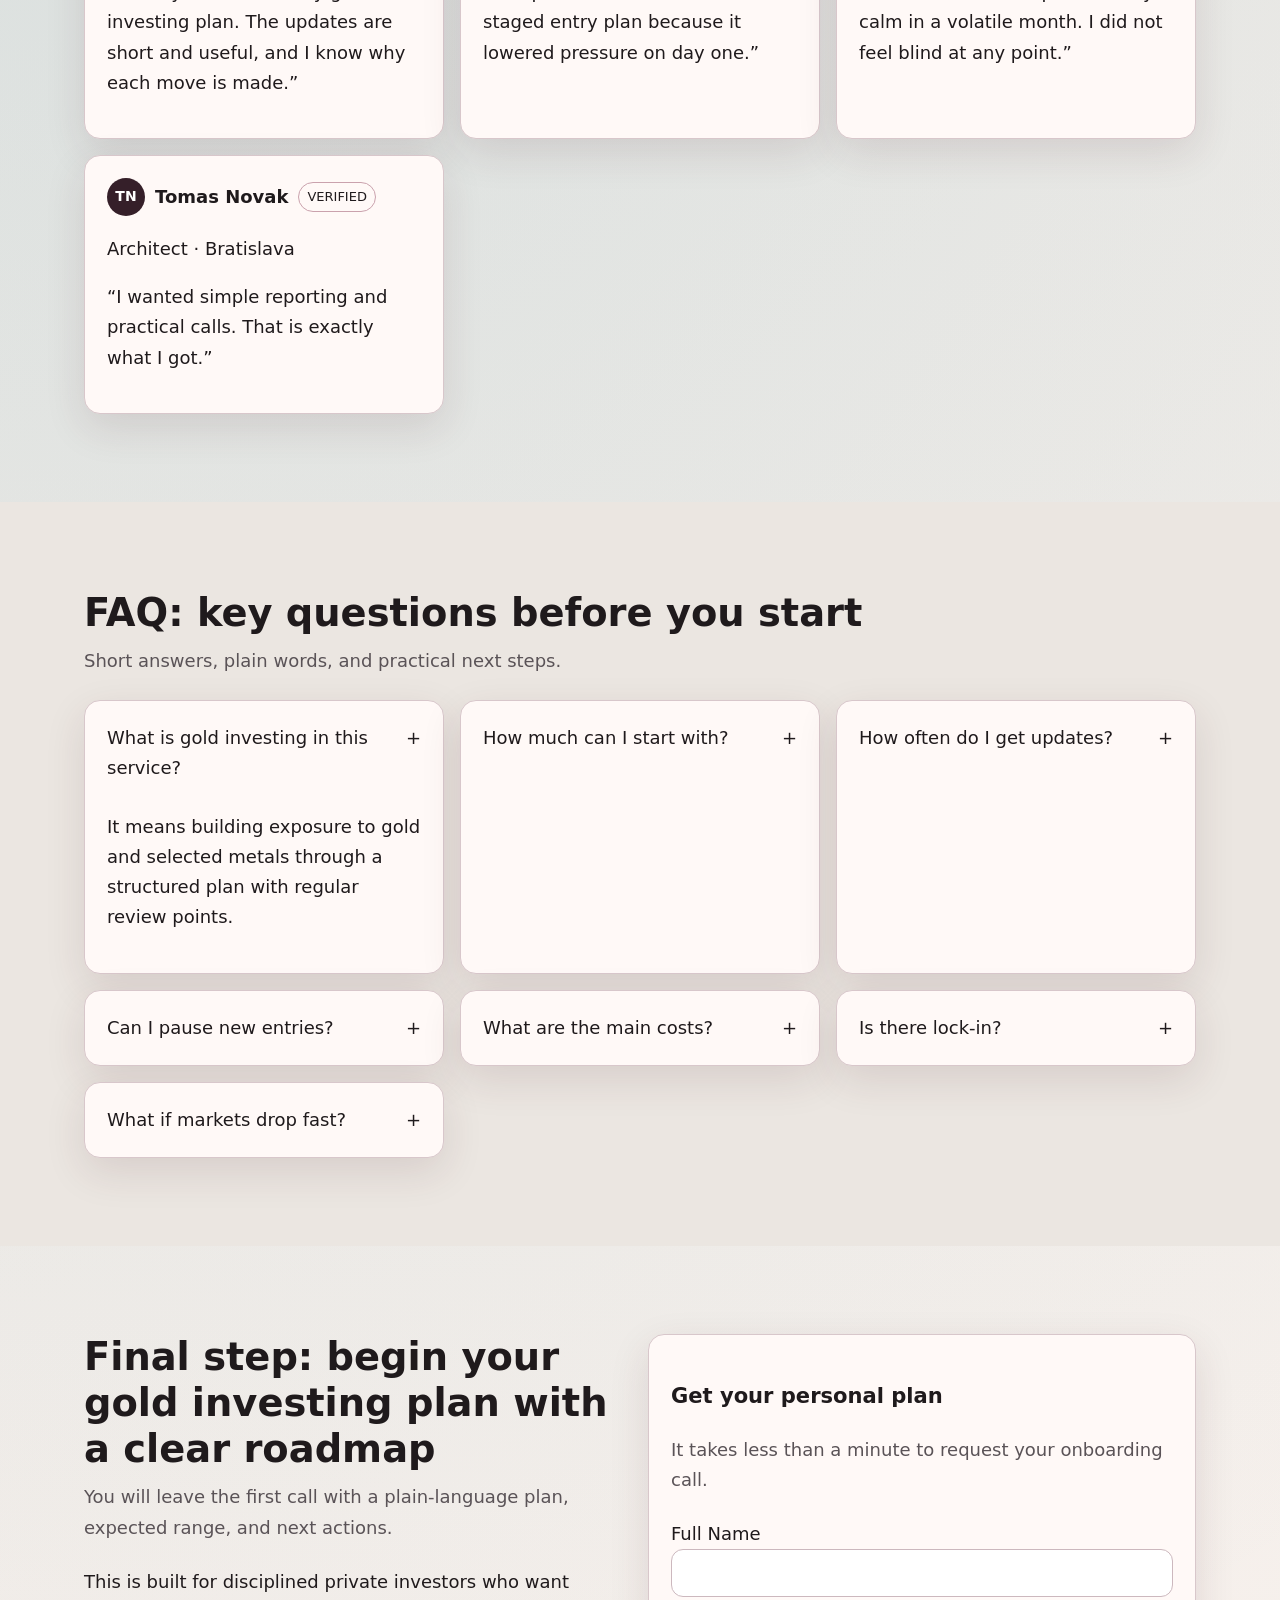
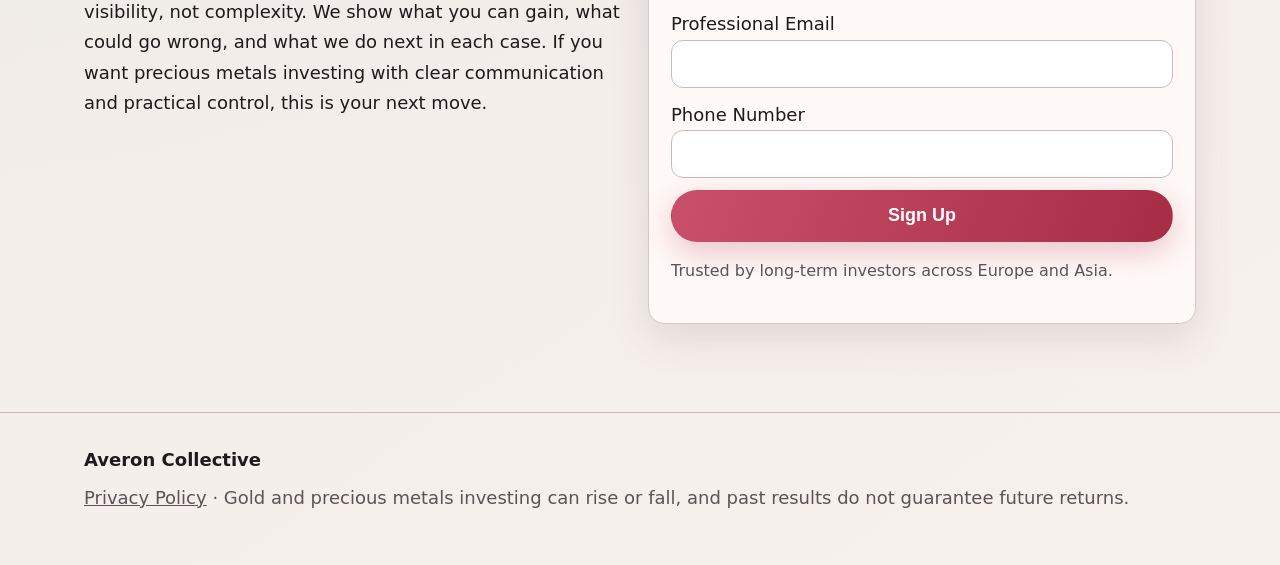
<file: sk/index.html>
<!DOCTYPE html>
<html lang="en">
<head>
  <meta charset="UTF-8" />
  <meta name="viewport" content="width=device-width, initial-scale=1.0" />
  <title>Averon Collective SK | Gold Investing Clarity for Private Investors</title>
  <meta name="description" content="Simple English investor page focused on gold investing performance, risk control, and practical benefits." />
  <link rel="canonical" href="https://averoncollective.com/sk/index.html" />
  <link rel="alternate" hreflang="en" href="https://averoncollective.com/index.html" />
  <link rel="alternate" hreflang="de" href="https://averoncollective.com/de/index.html" />
  <link rel="alternate" hreflang="fr" href="https://averoncollective.com/fr/index.html" />
  <link rel="alternate" hreflang="es" href="https://averoncollective.com/es/index.html" />
  <link rel="alternate" hreflang="it" href="https://averoncollective.com/it/index.html" />
  <link rel="alternate" hreflang="tr" href="https://averoncollective.com/tr/index.html" />
  <link rel="alternate" hreflang="pt" href="https://averoncollective.com/pt/index.html" />
  <link rel="alternate" hreflang="jp" href="https://averoncollective.com/jp/index.html" />
  <link rel="alternate" hreflang="sk" href="https://averoncollective.com/sk/index.html" />
  <link rel="alternate" hreflang="be" href="https://averoncollective.com/be/index.html" />
  <meta property="og:title" content="Averon Collective SK | Gold Investing Clarity for Private Investors" />
  <meta property="og:description" content="Simple English investor page focused on gold investing performance, risk control, and practical benefits." />
  <meta property="og:type" content="website" />
  <meta property="og:url" content="https://averoncollective.com/sk/index.html" />
  <meta property="og:image" content="https://averoncollective.com/assets/img/og.jpg" />
  <meta name="twitter:card" content="summary_large_image" />
  <meta name="twitter:title" content="Averon Collective SK | Gold Investing Clarity for Private Investors" />
  <meta name="twitter:description" content="Simple English investor page focused on gold investing performance, risk control, and practical benefits." />
  <link rel="stylesheet" href="../assets/style.css" />
  <script defer src="../assets/app.js"></script>
</head>
<body>
<header class="site-header">
  <div class="container header-wrap">
    <a class="brand" href="../index.html">Averon Collective</a>
    <nav class="main-nav" aria-label="Main navigation">
      <a href="#market">Why now</a><a href="#model">Model</a><a href="#process">Process</a><a href="#risk">Risk</a><a href="#faq">FAQ</a>
    </nav>
    <div class="right-zone">
      <div class="lang">
        <button class="lang-pill" aria-expanded="false">Slovenčina</button>
        <div class="lang-menu" role="menu">
          <a class="lang-link" href="../index.html"><svg class="flag" viewBox="0 0 20 14"><rect width="20" height="14" fill="#012169"/><path d="M0 0L20 14M20 0L0 14" stroke="#fff" stroke-width="3"/><path d="M0 0L20 14M20 0L0 14" stroke="#c8102e" stroke-width="1.6"/><path d="M10 0v14M0 7h20" stroke="#fff" stroke-width="4"/><path d="M10 0v14M0 7h20" stroke="#c8102e" stroke-width="2"/></svg>English</a>
          <a class="lang-link" href="../de/index.html"><svg class="flag" viewBox="0 0 20 14"><rect width="20" height="14" fill="#000"/><rect y="4.66" width="20" height="4.66" fill="#dd0000"/><rect y="9.33" width="20" height="4.66" fill="#ffce00"/></svg>Deutsch</a>
          <a class="lang-link" href="../fr/index.html"><svg class="flag" viewBox="0 0 20 14"><rect width="6.66" height="14" fill="#0055a4"/><rect x="6.66" width="6.66" height="14" fill="#fff"/><rect x="13.33" width="6.66" height="14" fill="#ef4135"/></svg>Français</a>
          <a class="lang-link" href="../es/index.html"><svg class="flag" viewBox="0 0 20 14"><rect width="20" height="14" fill="#aa151b"/><rect y="3.5" width="20" height="7" fill="#f1bf00"/></svg>Español</a>
          <a class="lang-link" href="../it/index.html"><svg class="flag" viewBox="0 0 20 14"><rect width="6.66" height="14" fill="#009246"/><rect x="6.66" width="6.66" height="14" fill="#fff"/><rect x="13.33" width="6.66" height="14" fill="#ce2b37"/></svg>Italiano</a>
          <a class="lang-link" href="../tr/index.html"><svg class="flag" viewBox="0 0 20 14"><rect width="20" height="14" fill="#e30a17"/><circle cx="8" cy="7" r="3.2" fill="#fff"/><circle cx="8.8" cy="7" r="2.6" fill="#e30a17"/><circle cx="11.6" cy="7" r="1.2" fill="#fff"/></svg>Türkçe</a>
          <a class="lang-link" href="../pt/index.html"><svg class="flag" viewBox="0 0 20 14"><rect width="8" height="14" fill="#006600"/><rect x="8" width="6" height="14" fill="#ff0000"/><rect x="14" width="6" height="14" fill="#ffcc00"/></svg>Português</a>
          <a class="lang-link" href="../jp/index.html"><svg class="flag" viewBox="0 0 20 14"><rect width="20" height="14" fill="#fff"/><circle cx="10" cy="7" r="3" fill="#bc002d"/></svg>日本語</a>
          <a class="lang-link" href="../sk/index.html"><svg class="flag" viewBox="0 0 20 14"><rect width="20" height="4.66" fill="#fff"/><rect y="4.66" width="20" height="4.66" fill="#0b4ea2"/><rect y="9.33" width="20" height="4.66" fill="#ee1c25"/></svg>Slovenčina</a>
          <a class="lang-link" href="../be/index.html"><svg class="flag" viewBox="0 0 20 14"><rect width="20" height="14" fill="#000"/><rect x="6.66" width="6.66" height="14" fill="#ffd90c"/><rect x="13.33" width="6.66" height="14" fill="#ef3340"/></svg>Belgium</a>
        </div>
      </div>
      <a class="btn" href="#lead">Sign Up</a>
      <button class="burger" aria-label="Open menu">☰</button>
    </div>
  </div>
</header>

<div class="drawer-overlay"></div>
<aside class="mobile-drawer" aria-label="Mobile menu">
  <button class="drawer-close close-x">X</button>
  <p><a class="brand" href="../index.html">Averon Collective</a></p>
  <nav class="form-stack" style="margin:16px 0 20px">
    <a href="#market">Why now</a><a href="#model">Model</a><a href="#process">Process</a><a href="#risk">Risk</a><a href="#faq">FAQ</a>
  </nav>
  <div class="lang" style="margin-bottom:14px">
    <button class="lang-pill">Slovenčina</button>
    <div class="lang-menu" style="position:static;display:block;box-shadow:none;border:none;padding:0">
      <a class="lang-link" href="../index.html">English</a><a class="lang-link" href="../de/index.html">Deutsch</a><a class="lang-link" href="../fr/index.html">Français</a>
      <a class="lang-link" href="../es/index.html">Español</a><a class="lang-link" href="../it/index.html">Italiano</a><a class="lang-link" href="../tr/index.html">Türkçe</a>
      <a class="lang-link" href="../pt/index.html">Português</a><a class="lang-link" href="../jp/index.html">日本語</a><a class="lang-link" href="../sk/index.html">Slovenčina</a><a class="lang-link" href="../be/index.html">Belgium</a>
    </div>
  </div>
  <a class="btn" href="#lead">Sign Up</a>
</aside>

<main>
<section class="section hero reveal">
  <div class="container hero-grid">
    <div>
      <h1>Gold investing with clear steps, real data, and simple investor control</h1>
      <p>At Averon Collective, we focus on gold investing and precious metals investing for long-term investors who want stability and growth. Gold investing can help protect buying power when prices rise and markets feel uncertain. We explain each decision in plain English, so you can see what we buy, why we buy it, and what result we target. You stay informed from day one, and you can act with confidence instead of guesswork.</p>
      <p>Here is what you get: a disciplined plan, monthly updates, and clear entry timing.</p>
    </div>
    <div class="hero-panel" id="lead">
      <h3>Start with a guided investor call</h3>
      <p class="lead">Short form. Fast response. You get a clear next step.</p>
      <form class="form-stack">
        <label>Full Name<input name="name" autocomplete="name" required /></label>
        <label>Professional Email<input type="email" name="email" autocomplete="email" required /></label>
        <label>Phone Number<input type="tel" name="phone" autocomplete="tel" required /></label>
        <button class="btn" type="submit">Sign Up</button>
      </form>
      <p class="trust">We never sell your data. You can leave at any time.</p>
    </div>
  </div>
</section>

<section class="section dark reveal">
  <div class="container">
    <h2>KPI strip: where your gold investing plan stands today</h2>
    <p class="lead">These numbers are updated from our current model and benchmarked against a broad metals index.</p>
    <div class="grid-3">
      <article class="card"><small>Model target return</small><h3>8.4% annual</h3><p>Baseline index is 5.9%. What it means: we aim for better upside through timing and metal mix. Investor gain: better growth potential without adding complex products.</p></article>
      <article class="card"><small>Capital stability band</small><h3>-6.8% worst month</h3><p>Baseline index hit -10.9% in stress months. What it means: downside is still possible, but spread is tighter. Investor gain: smoother path for long-term holding.</p></article>
      <article class="card"><small>Cash-ready reserve</small><h3>12%</h3><p>We keep a reserve to react to sharp price moves. What it means: we can buy quickly during dips. Investor gain: better entries instead of chasing spikes.</p></article>
    </div>
  </div>
</section>

<section class="section reveal" id="market">
  <div class="container grid-2">
    <div>
      <h2>Why the market setup supports gold investing now</h2>
      <p class="lead">Gold investing often strengthens when debt is high, currencies lose strength, and global tension stays elevated.</p>
      <p>Today, central banks continue adding gold. Real interest pressure remains uneven, and this keeps demand for hard assets firm. Here is how to read this: demand drivers are broad, not limited to one region. If one trigger fades, another can still support price. Investor implication: you get a more durable case than a short-term headline trade.</p>
    </div>
    <div class="visual-card">
      <small>Demand split with baseline</small>
      <div class="stack-bar"><span class="seg-a"></span><span class="seg-b"></span><span class="seg-c"></span><span class="seg-d"></span></div>
      <p><strong>2026 model:</strong> central banks 36%, private investors 28%, jewelry 21%, industry 15%. Baseline five-year average for central banks is 29%.</p>
      <p>Investor gain: stronger official demand can reduce deep downside periods.</p>
    </div>
  </div>
</section>

<section class="section reveal" id="model" style="background:var(--bg-soft)">
  <div class="container">
    <h2>Our model: simple structure, clear precious metals investing exposure</h2>
    <p class="lead">We combine physical-backed instruments, liquid gold vehicles, and selective silver exposure for momentum support.</p>
    <div class="grid-2">
      <article class="card"><h3>Core engine</h3><p>70% in gold-focused positions for stability. 20% in silver-linked positions for cycle upside. 10% tactical cash for timing. Baseline portfolio usually runs 85% gold and 0% tactical cash. What it means: we keep balance and flexibility. Investor gain: better chance to buy weakness instead of waiting fully invested.</p></article>
      <article class="visual-card"><small>Us vs market baseline</small><div class="compare"><div class="compare-row"><b>Our model</b><div class="bar"><span style="width:78%"></span></div><b>78</b></div><div class="compare-row"><b>Market mix</b><div class="bar market"><span style="width:61%"></span></div><b>61</b></div></div><p>Score combines transparency, execution speed, and cost control. Investor gain: you keep more of the upside because process costs are tighter.</p></article>
    </div>
  </div>
</section>

<section class="section reveal" id="process">
  <div class="container grid-2">
    <div class="visual-card">
      <small>4-step delivery timeline</small>
      <div class="timeline">
        <div class="step"><b>Step 1 (Day 1-3):</b> suitability call and risk range, with target draw limit explained in plain words.</div>
        <div class="step"><b>Step 2 (Day 4-7):</b> account route and first entry window, with spread and fee check.</div>
        <div class="step"><b>Step 3 (Week 2-3):</b> staged buys across 2-4 tranches to lower bad timing risk.</div>
        <div class="step"><b>Step 4 (Monthly):</b> report, rebalance decision, and next trigger map.</div>
      </div>
      <p>Baseline onboarding in many services takes 3-5 weeks. Investor gain: you deploy faster with less confusion.</p>
    </div>
    <div>
      <h2>Here is how the process works in practical steps</h2>
      <p class="lead">No hidden phases. No unclear handoffs. You always know the next action.</p>
      <p>Each step has one owner and one output, so nothing gets lost. You receive timing windows, decision reasons, and follow-up notes in one place. What this means for your money: fewer delays, fewer rushed decisions, and better discipline when prices swing. This is built for long-term investors who want clarity, not noise.</p>
    </div>
  </div>
</section>

<section class="section dark reveal">
  <div class="container">
    <h2>Metrics that show if gold investing is on track</h2>
    <p class="lead">We track return, downside events, and recovery speed so you can judge progress fairly.</p>
    <div class="grid-2">
      <article class="visual-card"><small>Distribution of monthly outcomes</small><div class="grid-3"><div class="card"><b>Positive months</b><h3>67%</h3><p>Baseline index 58%. More positive months can improve holding confidence.</p></div><div class="card"><b>Flat months</b><h3>18%</h3><p>Baseline 21%. Stable periods are normal and help avoid emotional trading.</p></div><div class="card"><b>Negative months</b><h3>15%</h3><p>Baseline 21%. Fewer negative months can reduce panic exits.</p></div></div><p>Investor gain: clearer odds profile before you commit larger capital.</p></article>
      <article class="visual-card"><small>Recovery rings</small><div class="rings"><div class="ring">94d</div><div class="ring alt">121d</div></div><p>First ring is average recovery in our model after a drop larger than 5%. Second ring is broad market baseline. Investor implication: faster recovery can protect long-term compounding.</p></article>
    </div>
  </div>
</section>

<section class="section reveal">
  <div class="container grid-2">
    <div>
      <h2>Insights you receive each month</h2>
      <p class="lead">You get one clear note with actions, not a long report full of vague terms.</p>
      <p>Every insight update includes three parts: what changed, what we did, and what comes next. You also see one benchmark line, so you know if changes came from market moves or manager choices. This keeps gold investing understandable even during volatile weeks. Investor gain: faster decisions with less stress and a stronger habit of sticking to the plan.</p>
    </div>
    <div class="card">
      <small>Insight panel with benchmark context</small>
      <ul>
        <li>Primary metric: entry efficiency +1.9% vs month baseline.</li>
        <li>Comparison: cost slippage 0.4% vs market 0.8%.</li>
        <li>Interpretation: better execution added return without extra turnover.</li>
        <li>Investor gain: more net growth kept after fees and spreads.</li>
      </ul>
    </div>
  </div>
</section>

<section class="section dark reveal" id="risk">
  <div class="container grid-2">
    <div>
      <h2>Risk in plain English: what could go wrong and how we reduce it</h2>
      <p class="lead">Gold prices can fall, currency moves can hurt returns, and policy shocks can change momentum quickly.</p>
      <p>We reduce risk through staged entries, reserve cash, and predefined rebalance levels. This does not remove losses, but it keeps decisions disciplined when markets move fast. What this means for investors: you still face market risk, yet you avoid random actions that often make losses worse. You always know the response plan before stress arrives.</p>
    </div>
    <div class="visual-card">
      <small>Risk matrix with response</small>
      <div class="risk-matrix">
        <div class="risk-cell"><b>Low impact / low chance</b><p>Short spread widening. Action: wait and monitor.</p></div>
        <div class="risk-cell"><b>High impact / low chance</b><p>Policy shock. Action: use reserve and hedge window.</p></div>
        <div class="risk-cell"><b>Low impact / high chance</b><p>Daily noise. Action: no trade unless trigger hits.</p></div>
        <div class="risk-cell"><b>High impact / high chance</b><p>Trend break. Action: cut exposure in two steps.</p></div>
      </div>
      <p>Investor gain: less emotional trading during sharp moves.</p>
    </div>
  </div>
</section>

<section class="section reveal">
  <div class="container">
    <h2>Investor reviews from verified clients</h2>
    <p class="lead">Real feedback from private investors who wanted a clear path into precious metals investing.</p>
    <div class="grid-2">
      <article class="review"><div class="review-head"><span class="avatar">LA</span><b>Lena Adler</b><span class="verified">VERIFIED</span></div><p>Business Owner · Zurich</p><p>“I finally understand my gold investing plan. The updates are short and useful, and I know why each move is made.”</p></article>
      <article class="review"><div class="review-head"><span class="avatar">MR</span><b>Marco Rossi</b><span class="verified">VERIFIED</span></div><p>Engineer · Milan</p><p>“The process was fast. I liked the staged entry plan because it lowered pressure on day one.”</p></article>
      <article class="review"><div class="review-head"><span class="avatar">SB</span><b>Sofia Bennett</b><span class="verified">VERIFIED</span></div><p>Consultant · London</p><p>“Clear risk notes helped me stay calm in a volatile month. I did not feel blind at any point.”</p></article>
      <article class="review"><div class="review-head"><span class="avatar">TN</span><b>Tomas Novak</b><span class="verified">VERIFIED</span></div><p>Architect · Bratislava</p><p>“I wanted simple reporting and practical calls. That is exactly what I got.”</p></article>
    </div>
  </div>
</section>

<section class="section reveal" id="faq" style="background:var(--bg-soft)">
  <div class="container">
    <h2>FAQ: key questions before you start</h2>
    <p class="lead">Short answers, plain words, and practical next steps.</p>
    <div class="grid-2">
      <article class="faq-item open"><button>What is gold investing in this service?<span>+</span></button><div class="answer"><p>It means building exposure to gold and selected metals through a structured plan with regular review points.</p></div></article>
      <article class="faq-item"><button>How much can I start with?<span>+</span></button><div class="answer"><p>Start size depends on your goals and risk comfort. We define a practical range in the first call.</p></div></article>
      <article class="faq-item"><button>How often do I get updates?<span>+</span></button><div class="answer"><p>You receive monthly updates and event-driven notes when market conditions change quickly.</p></div></article>
      <article class="faq-item"><button>Can I pause new entries?<span>+</span></button><div class="answer"><p>Yes. You can pause staged entries and keep current holdings while we review conditions.</p></div></article>
      <article class="faq-item"><button>What are the main costs?<span>+</span></button><div class="answer"><p>Costs include execution spread and service fee. We show both clearly before any action.</p></div></article>
      <article class="faq-item"><button>Is there lock-in?<span>+</span></button><div class="answer"><p>No long lock-in by default. You get clear access terms before onboarding.</p></div></article>
      <article class="faq-item"><button>What if markets drop fast?<span>+</span></button><div class="answer"><p>We use predefined response levels, reserve cash, and staged decisions to reduce panic reactions.</p></div></article>
    </div>
  </div>
</section>

<section class="section reveal">
  <div class="container grid-2">
    <div>
      <h2>Final step: begin your gold investing plan with a clear roadmap</h2>
      <p class="lead">You will leave the first call with a plain-language plan, expected range, and next actions.</p>
      <p>This is built for disciplined private investors who want visibility, not complexity. We show what you can gain, what could go wrong, and what we do next in each case. If you want precious metals investing with clear communication and practical control, this is your next move.</p>
    </div>
    <div class="hero-panel">
      <h3>Get your personal plan</h3>
      <p class="lead">It takes less than a minute to request your onboarding call.</p>
      <form class="form-stack">
        <label>Full Name<input name="name2" required /></label>
        <label>Professional Email<input type="email" name="email2" required /></label>
        <label>Phone Number<input type="tel" name="phone2" required /></label>
        <button class="btn" type="submit">Sign Up</button>
      </form>
      <p class="trust">Trusted by long-term investors across Europe and Asia.</p>
    </div>
  </div>
</section>
</main>

<footer class="footer">
  <div class="container">
    <strong>Averon Collective</strong>
    <p><a href="#" data-open-privacy>Privacy Policy</a> · Gold and precious metals investing can rise or fall, and past results do not guarantee future returns.</p>
  </div>
</footer>

<div class="modal-wrap" aria-hidden="true">
  <div class="modal-bg"></div>
  <div class="modal" role="dialog" aria-modal="true" aria-label="Privacy Policy">
    <div class="modal-header"><h2>Privacy Policy</h2><button class="close-x" data-close-modal>X</button></div>
    <p><strong>Introduction:</strong> We protect your information and explain how we use it in plain language.</p>
    <p><strong>Data collection:</strong> We collect your name, professional email, phone number, and service interaction data.</p>
    <p><strong>Legal basis:</strong> We process data to deliver requested services, improve operations, and meet legal duties.</p>
    <p><strong>Cookies:</strong> We use essential and analytics cookies to keep the website stable and improve user experience.</p>
    <p><strong>Retention:</strong> We keep personal data only as long as needed for service delivery and legal recordkeeping.</p>
    <p><strong>Third-party sharing:</strong> We share data only with trusted providers for hosting, analytics, and communication support.</p>
    <p><strong>Security:</strong> We use access controls, encryption in transit, and regular checks to reduce unauthorized access risk.</p>
    <p><strong>User rights:</strong> You can request access, correction, deletion, or restriction of your data at any time.</p>
    <p><strong>International transfers:</strong> If data moves across borders, we use lawful safeguards and provider controls.</p>
    <p><strong>Industry risk disclosure:</strong> Investment services involve market uncertainty, and digital communications can carry operational risk.</p>
    <p><strong>Contact:</strong> privacy@averoncollective.com</p>
    <button class="close-btn" data-close-modal>Close</button>
  </div>
</div>

<script type="application/ld+json">
{"@context":"https://schema.org","@graph":[{"@type":"Organization","name":"Averon Collective","url":"https://averoncollective.com","email":"hello@averoncollective.com"},{"@type":"WebSite","name":"Averon Collective","url":"https://averoncollective.com"},{"@type":"FAQPage","mainEntity":[{"@type":"Question","name":"What is gold investing in this service?","acceptedAnswer":{"@type":"Answer","text":"It means building exposure to gold and selected metals through a structured plan with regular review points."}},{"@type":"Question","name":"How often do I get updates?","acceptedAnswer":{"@type":"Answer","text":"You receive monthly updates and event-driven notes when market conditions change quickly."}}]},{"@type":"Review","author":{"@type":"Person","name":"Lena Adler"},"reviewBody":"I finally understand my gold investing plan.","itemReviewed":{"@type":"Service","name":"Averon Collective Investor Program"}}]}
</script>
</body>
</html>
</file>
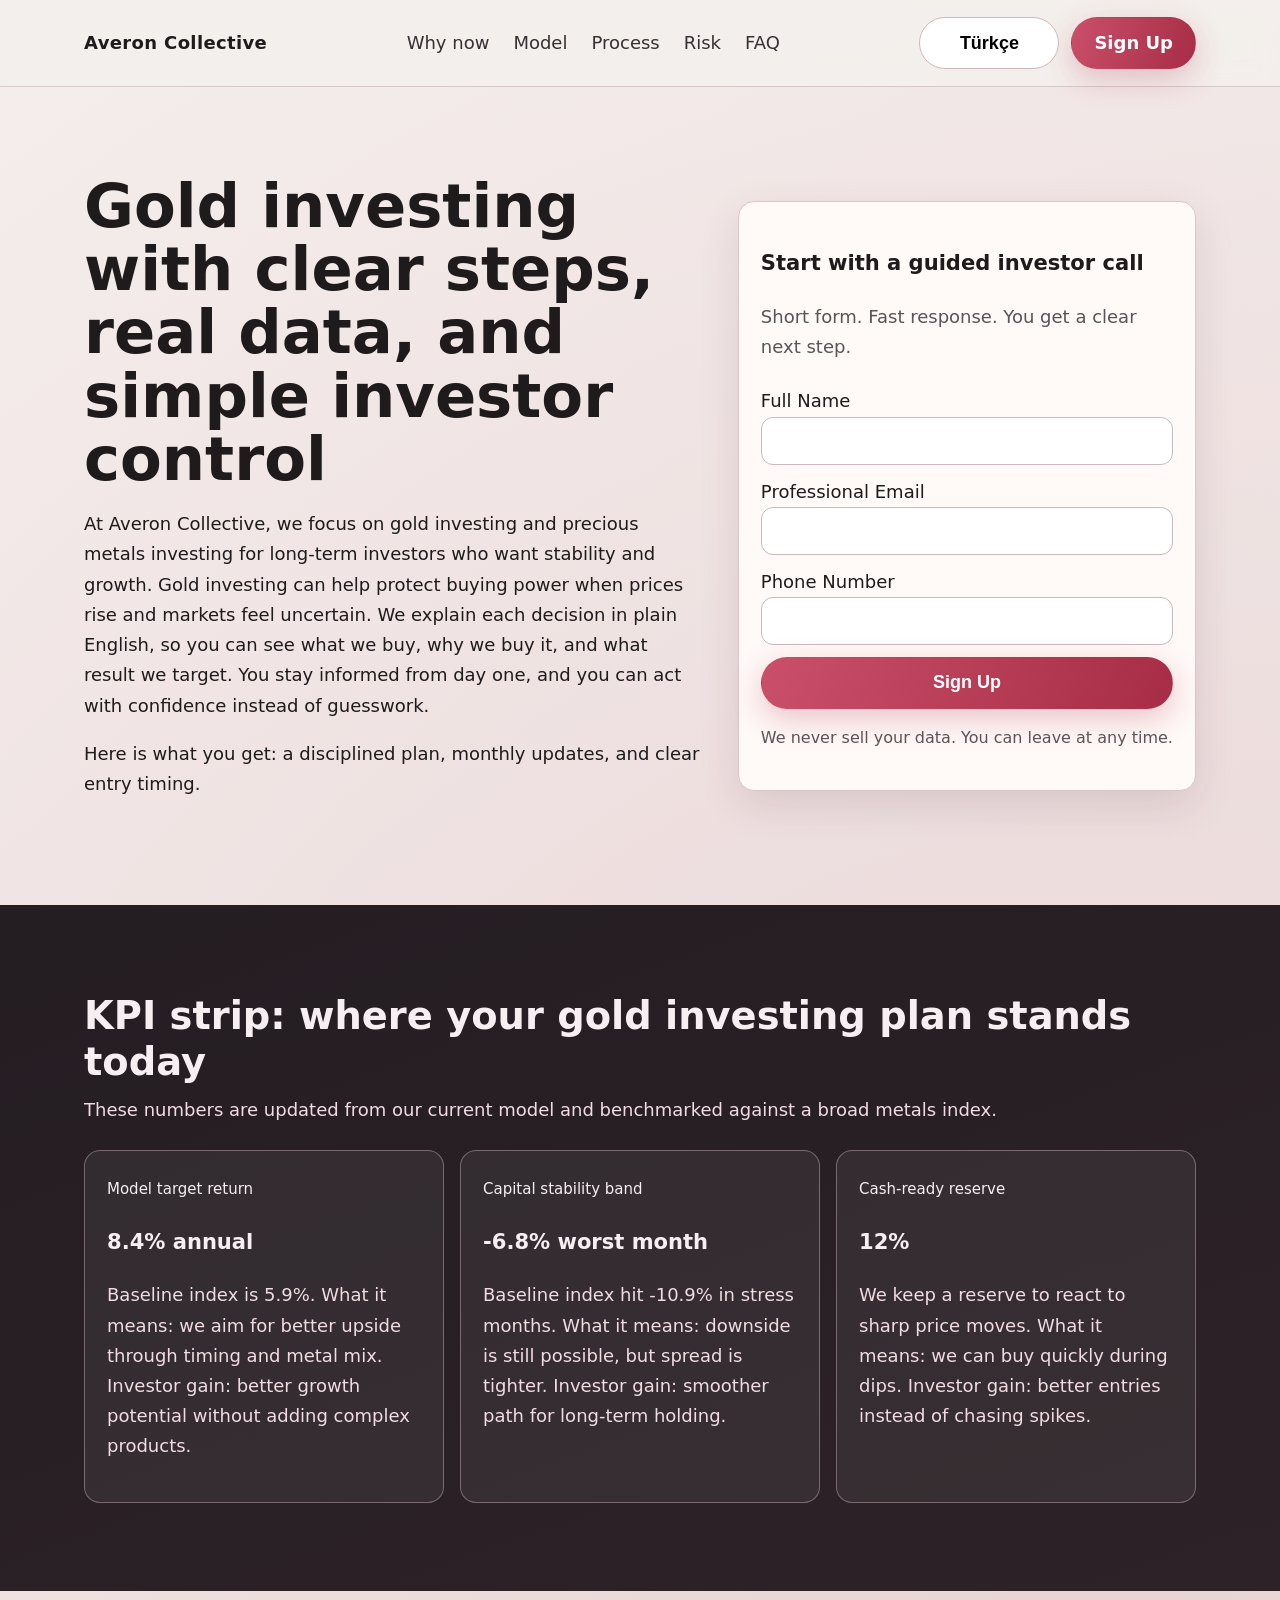
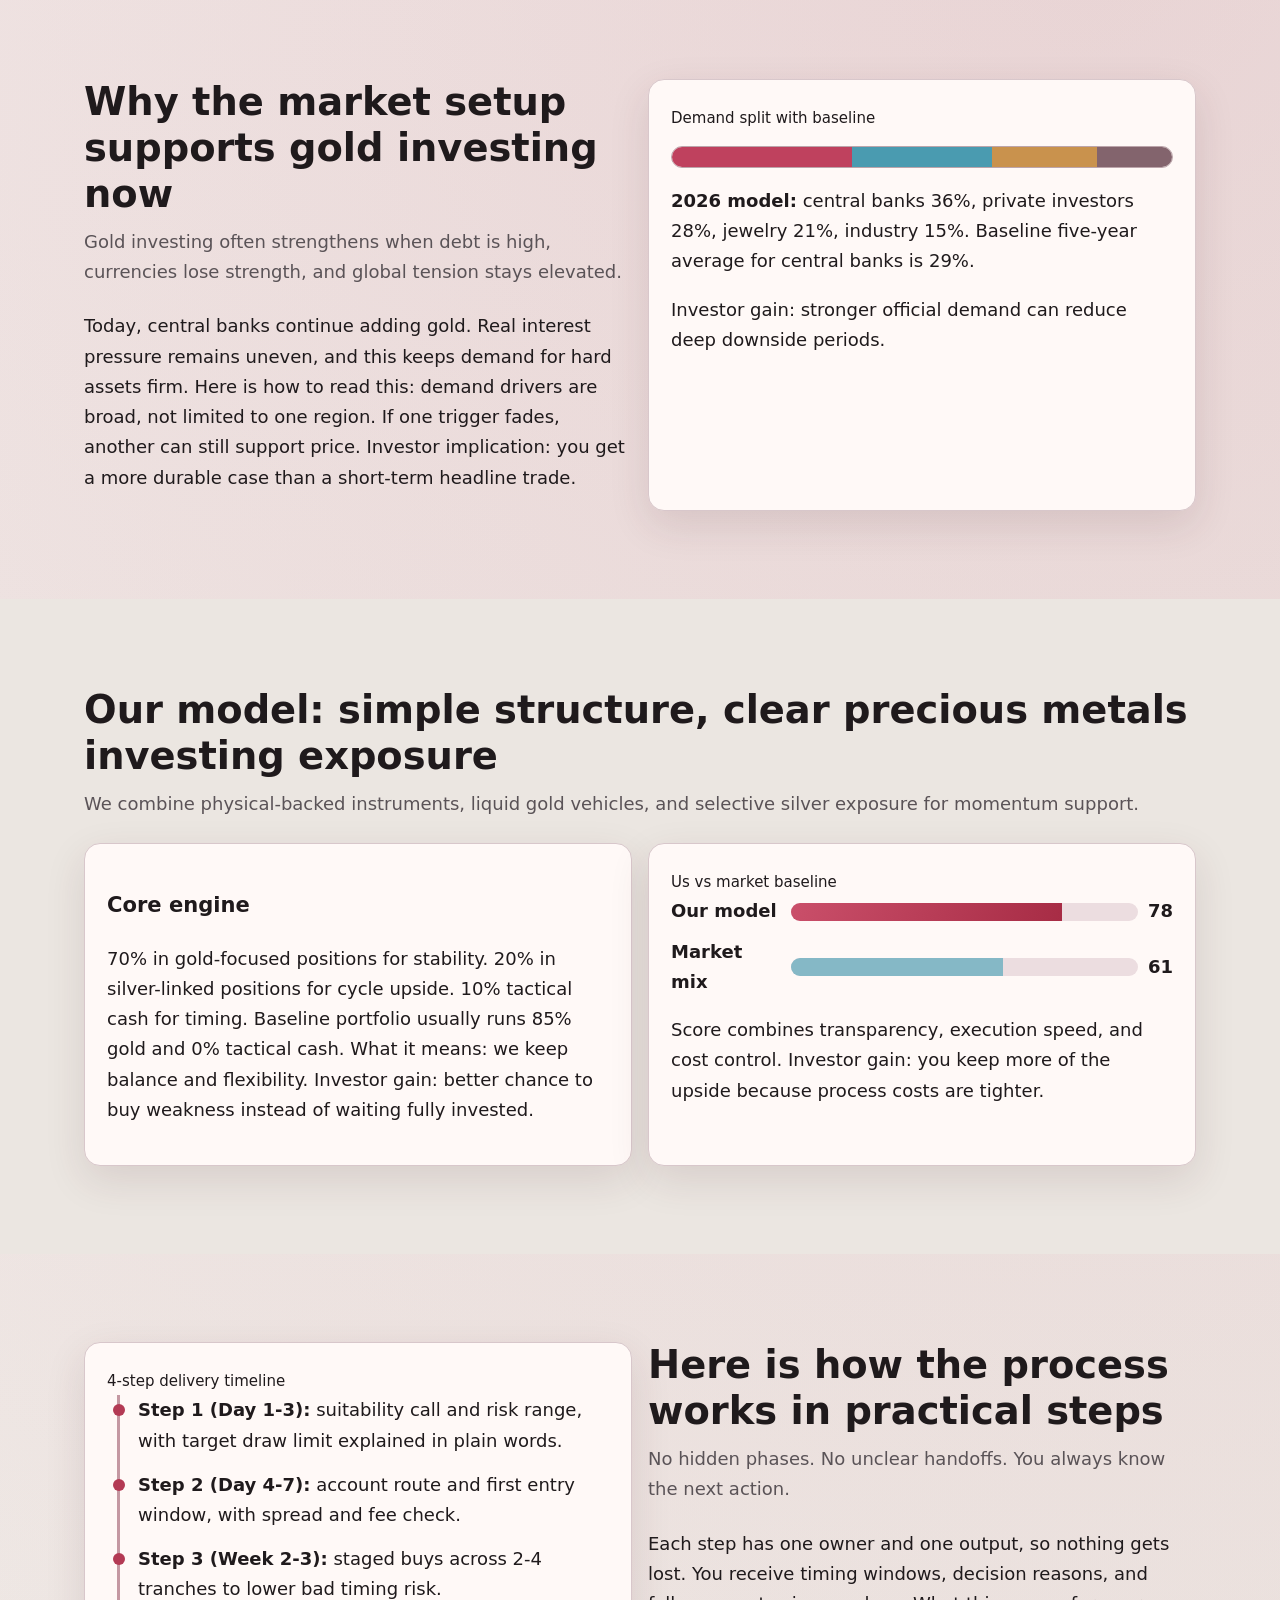
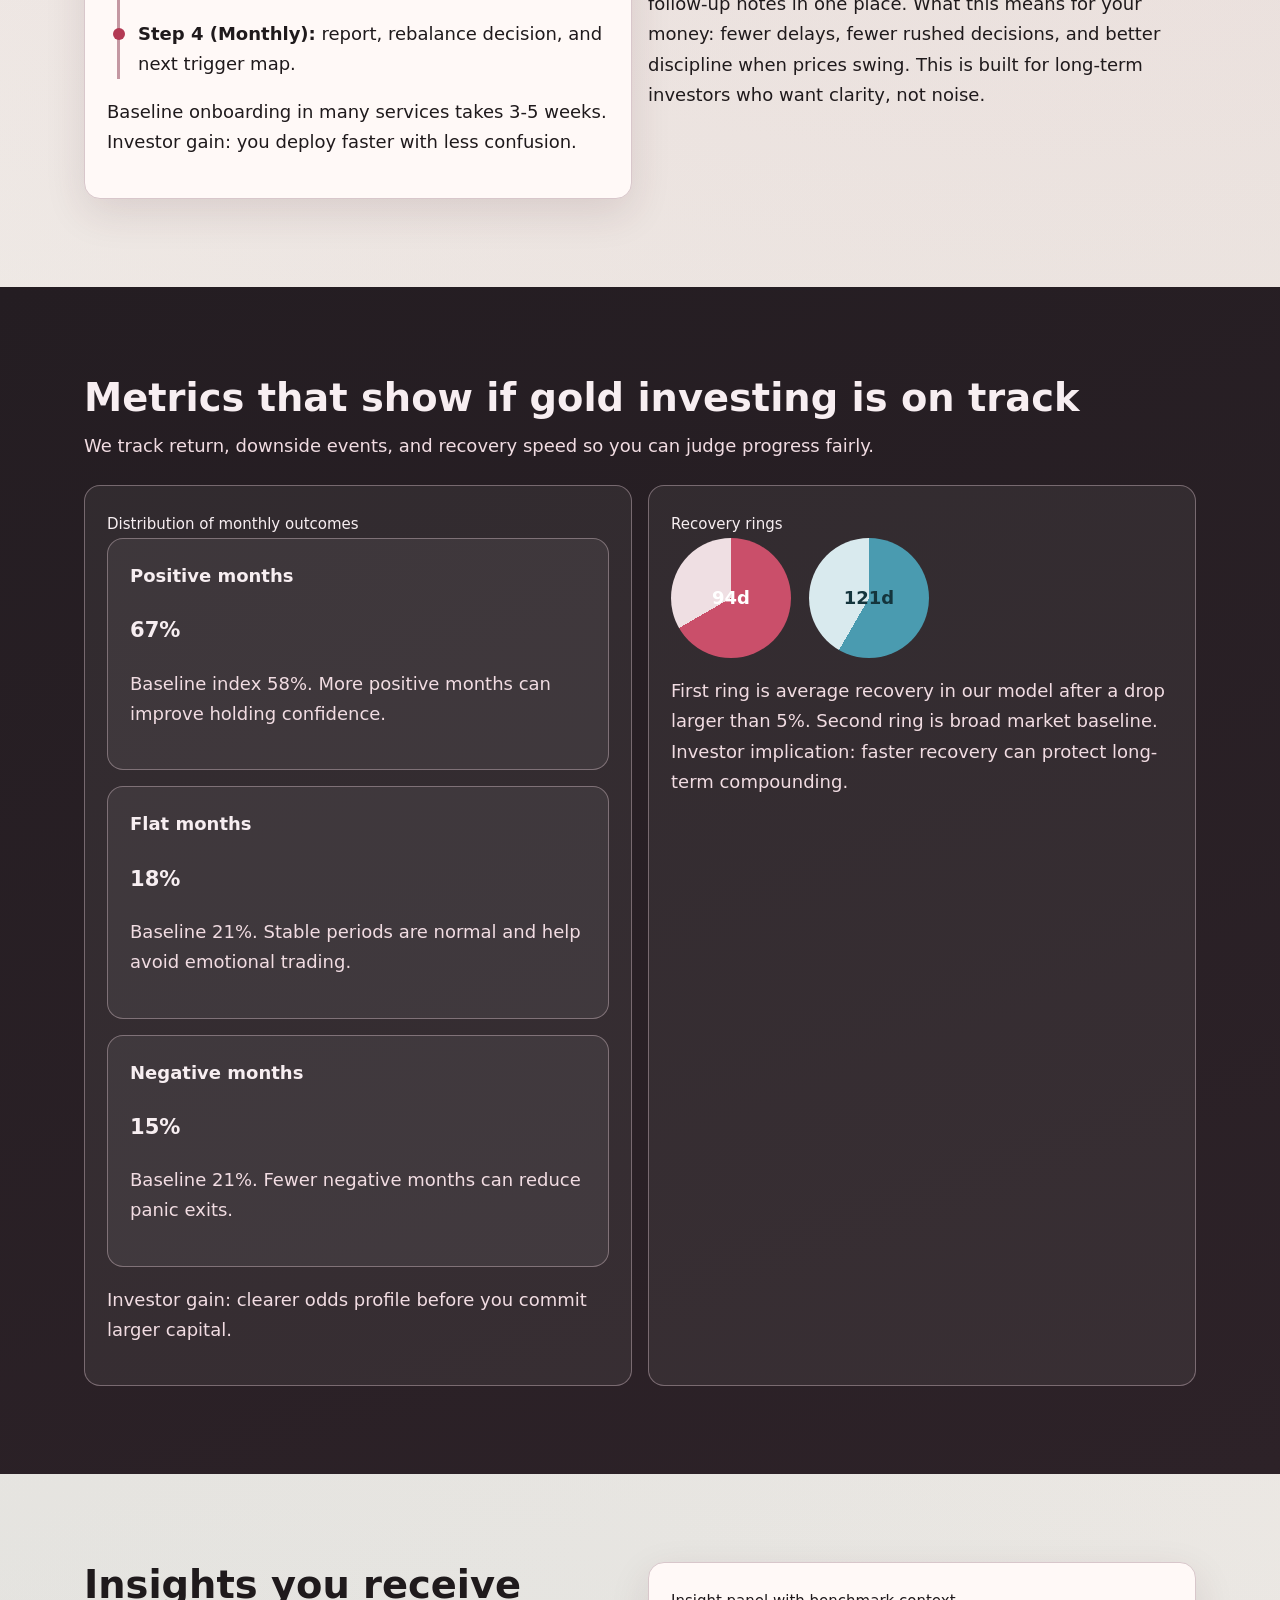
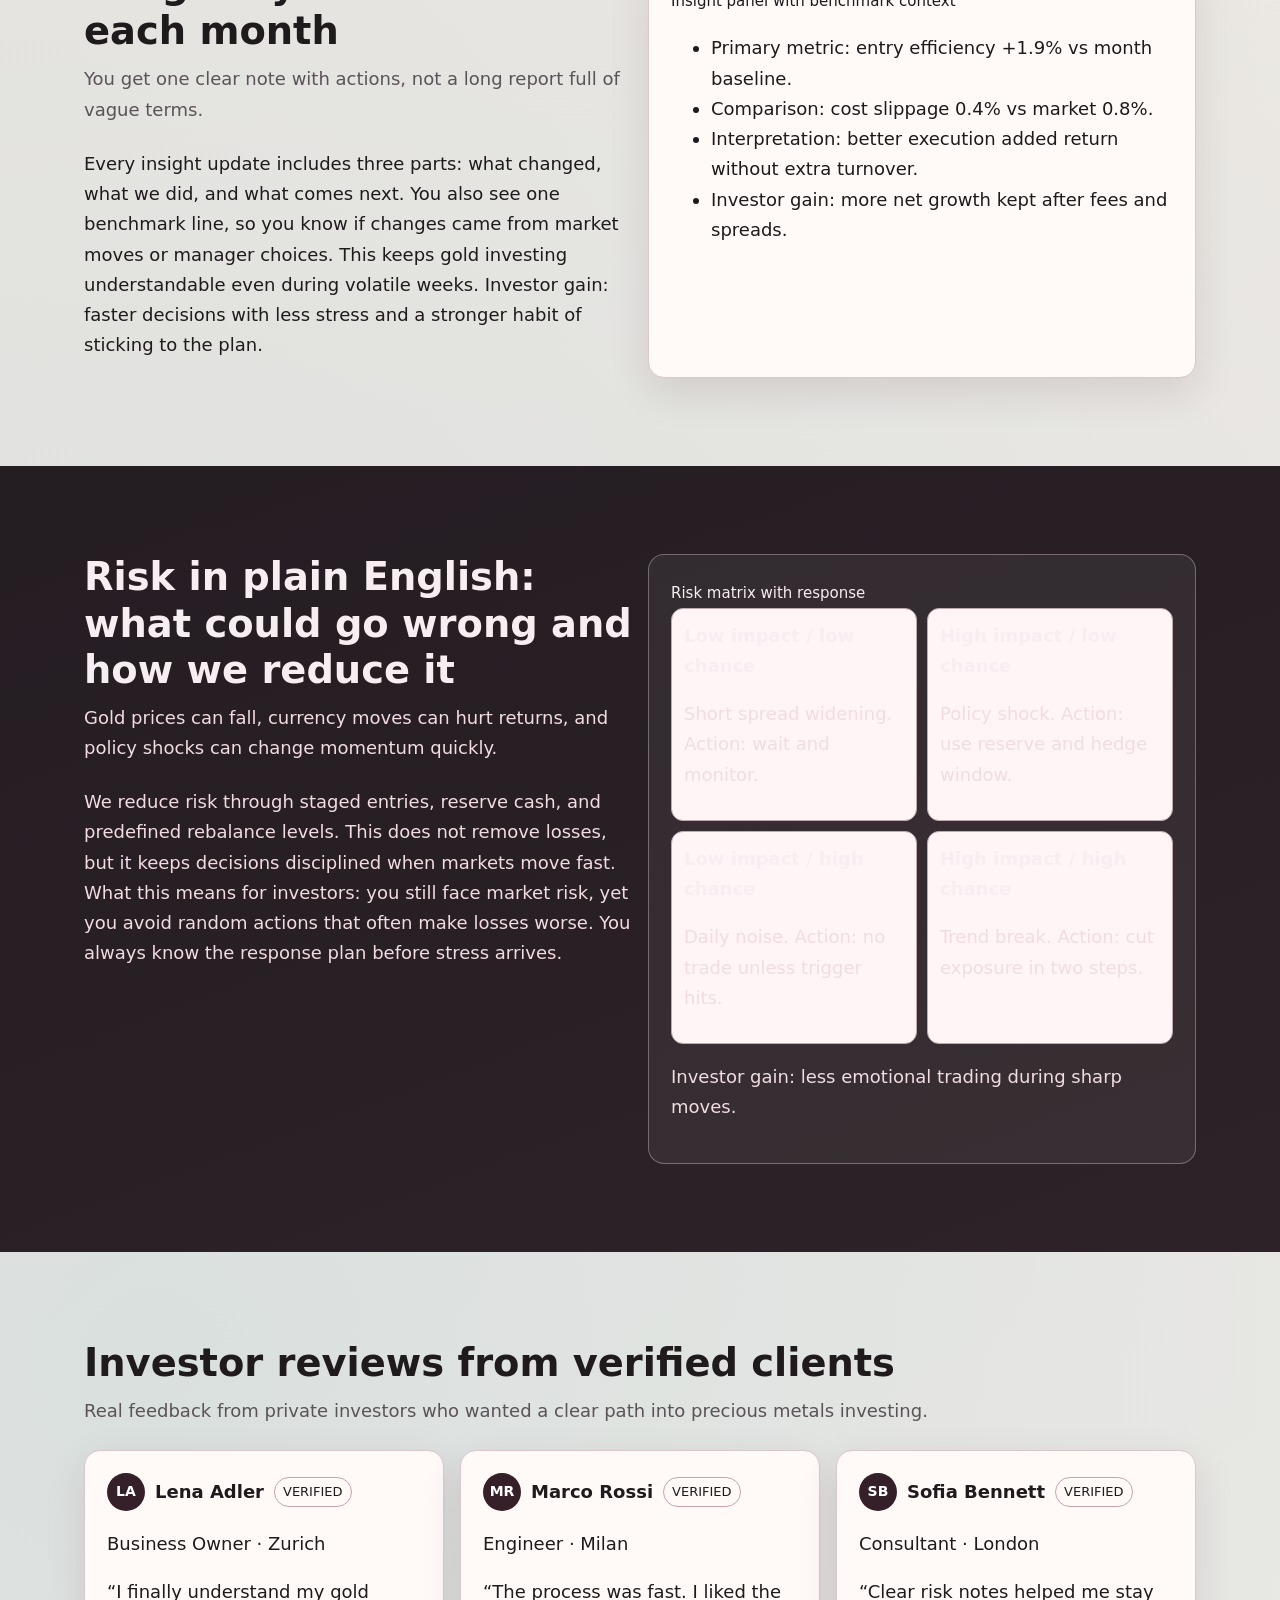
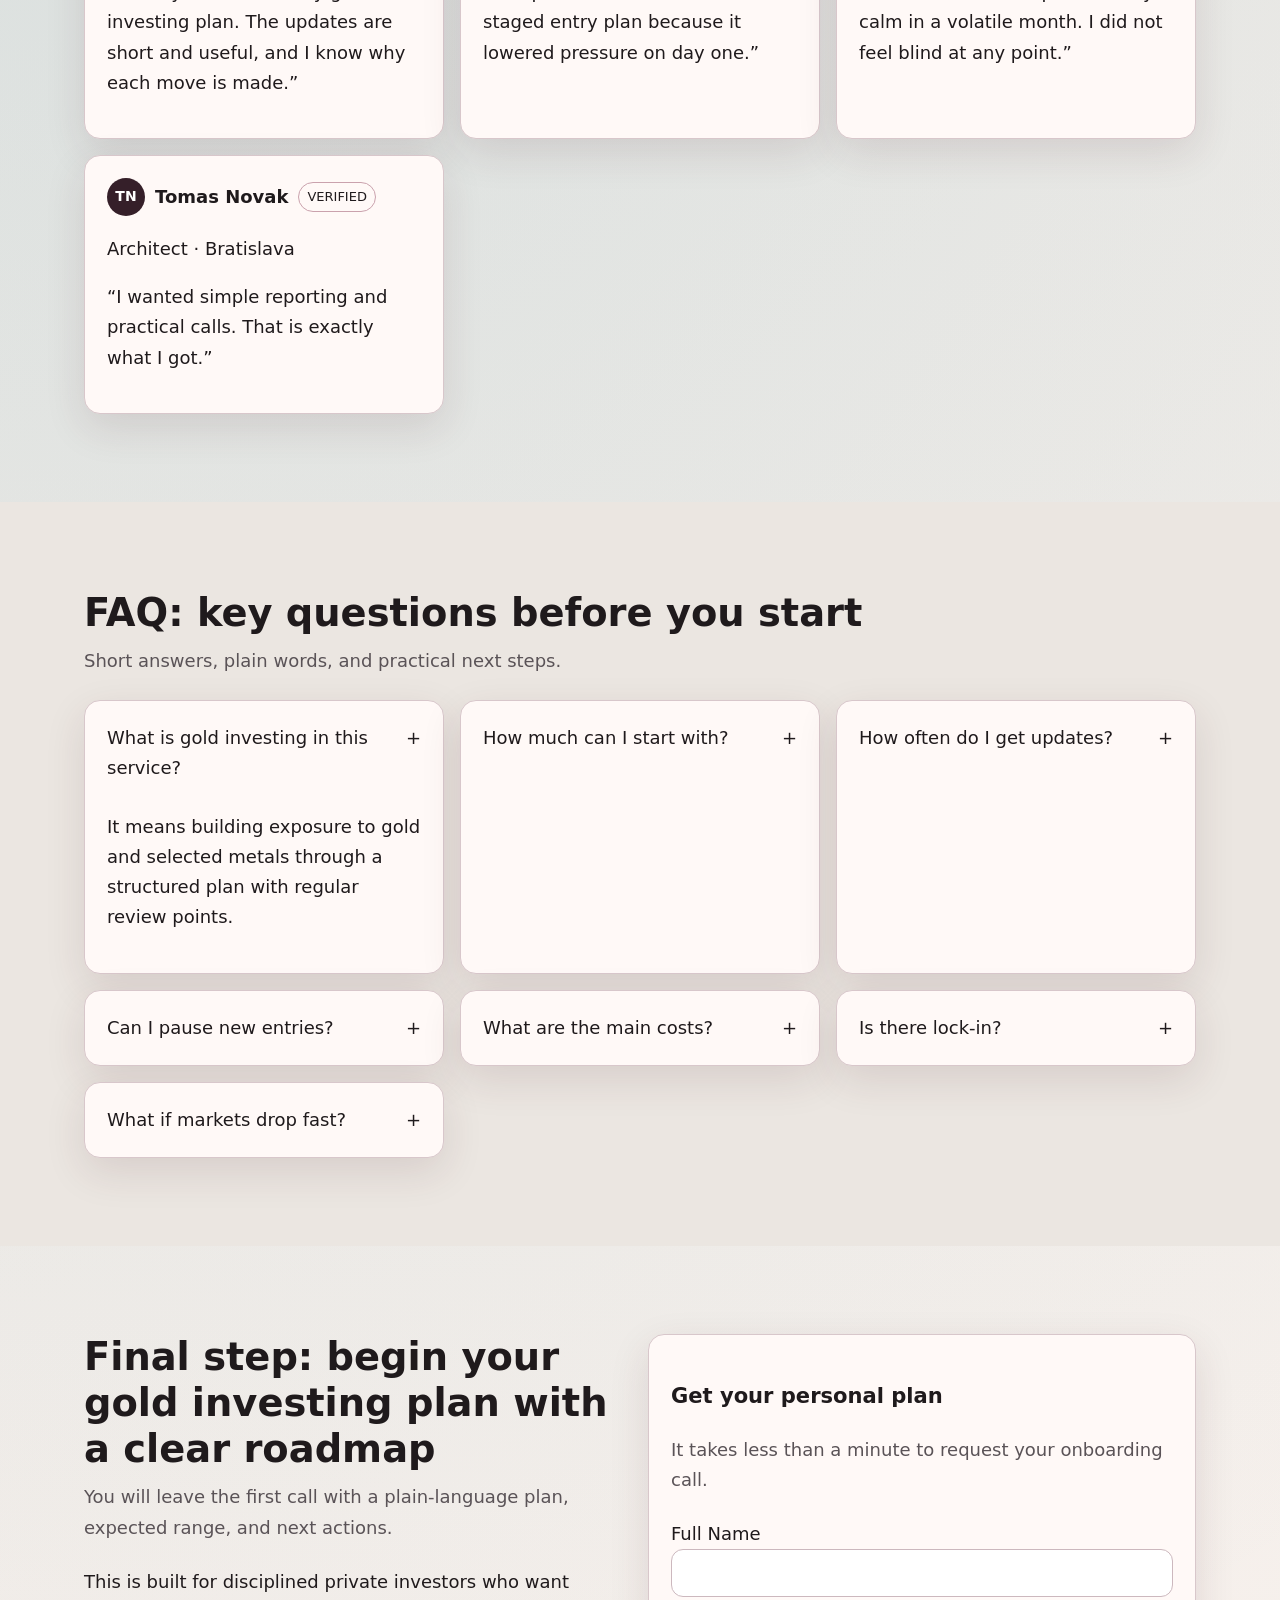
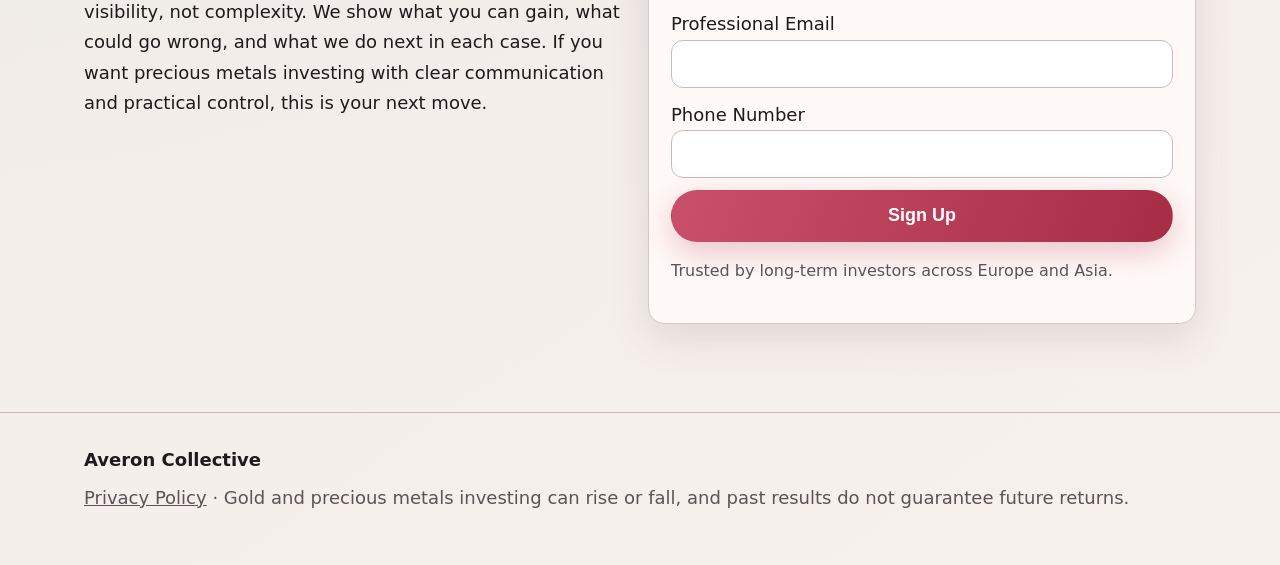
<file: tr/index.html>
<!DOCTYPE html>
<html lang="en">
<head>
  <meta charset="UTF-8" />
  <meta name="viewport" content="width=device-width, initial-scale=1.0" />
  <title>Averon Collective TR | Investor-Focused Gold Investing in English</title>
  <meta name="description" content="Production-ready investor page covering gold investing goals, process, risk notes, and lead capture." />
  <link rel="canonical" href="https://averoncollective.com/tr/index.html" />
  <link rel="alternate" hreflang="en" href="https://averoncollective.com/index.html" />
  <link rel="alternate" hreflang="de" href="https://averoncollective.com/de/index.html" />
  <link rel="alternate" hreflang="fr" href="https://averoncollective.com/fr/index.html" />
  <link rel="alternate" hreflang="es" href="https://averoncollective.com/es/index.html" />
  <link rel="alternate" hreflang="it" href="https://averoncollective.com/it/index.html" />
  <link rel="alternate" hreflang="tr" href="https://averoncollective.com/tr/index.html" />
  <link rel="alternate" hreflang="pt" href="https://averoncollective.com/pt/index.html" />
  <link rel="alternate" hreflang="jp" href="https://averoncollective.com/jp/index.html" />
  <link rel="alternate" hreflang="sk" href="https://averoncollective.com/sk/index.html" />
  <link rel="alternate" hreflang="be" href="https://averoncollective.com/be/index.html" />
  <meta property="og:title" content="Averon Collective TR | Investor-Focused Gold Investing in English" />
  <meta property="og:description" content="Production-ready investor page covering gold investing goals, process, risk notes, and lead capture." />
  <meta property="og:type" content="website" />
  <meta property="og:url" content="https://averoncollective.com/tr/index.html" />
  <meta property="og:image" content="https://averoncollective.com/assets/img/og.jpg" />
  <meta name="twitter:card" content="summary_large_image" />
  <meta name="twitter:title" content="Averon Collective TR | Investor-Focused Gold Investing in English" />
  <meta name="twitter:description" content="Production-ready investor page covering gold investing goals, process, risk notes, and lead capture." />
  <link rel="stylesheet" href="../assets/style.css" />
  <script defer src="../assets/app.js"></script>
</head>
<body>
<header class="site-header">
  <div class="container header-wrap">
    <a class="brand" href="../index.html">Averon Collective</a>
    <nav class="main-nav" aria-label="Main navigation">
      <a href="#market">Why now</a><a href="#model">Model</a><a href="#process">Process</a><a href="#risk">Risk</a><a href="#faq">FAQ</a>
    </nav>
    <div class="right-zone">
      <div class="lang">
        <button class="lang-pill" aria-expanded="false">Türkçe</button>
        <div class="lang-menu" role="menu">
          <a class="lang-link" href="../index.html"><svg class="flag" viewBox="0 0 20 14"><rect width="20" height="14" fill="#012169"/><path d="M0 0L20 14M20 0L0 14" stroke="#fff" stroke-width="3"/><path d="M0 0L20 14M20 0L0 14" stroke="#c8102e" stroke-width="1.6"/><path d="M10 0v14M0 7h20" stroke="#fff" stroke-width="4"/><path d="M10 0v14M0 7h20" stroke="#c8102e" stroke-width="2"/></svg>English</a>
          <a class="lang-link" href="../de/index.html"><svg class="flag" viewBox="0 0 20 14"><rect width="20" height="14" fill="#000"/><rect y="4.66" width="20" height="4.66" fill="#dd0000"/><rect y="9.33" width="20" height="4.66" fill="#ffce00"/></svg>Deutsch</a>
          <a class="lang-link" href="../fr/index.html"><svg class="flag" viewBox="0 0 20 14"><rect width="6.66" height="14" fill="#0055a4"/><rect x="6.66" width="6.66" height="14" fill="#fff"/><rect x="13.33" width="6.66" height="14" fill="#ef4135"/></svg>Français</a>
          <a class="lang-link" href="../es/index.html"><svg class="flag" viewBox="0 0 20 14"><rect width="20" height="14" fill="#aa151b"/><rect y="3.5" width="20" height="7" fill="#f1bf00"/></svg>Español</a>
          <a class="lang-link" href="../it/index.html"><svg class="flag" viewBox="0 0 20 14"><rect width="6.66" height="14" fill="#009246"/><rect x="6.66" width="6.66" height="14" fill="#fff"/><rect x="13.33" width="6.66" height="14" fill="#ce2b37"/></svg>Italiano</a>
          <a class="lang-link" href="../tr/index.html"><svg class="flag" viewBox="0 0 20 14"><rect width="20" height="14" fill="#e30a17"/><circle cx="8" cy="7" r="3.2" fill="#fff"/><circle cx="8.8" cy="7" r="2.6" fill="#e30a17"/><circle cx="11.6" cy="7" r="1.2" fill="#fff"/></svg>Türkçe</a>
          <a class="lang-link" href="../pt/index.html"><svg class="flag" viewBox="0 0 20 14"><rect width="8" height="14" fill="#006600"/><rect x="8" width="6" height="14" fill="#ff0000"/><rect x="14" width="6" height="14" fill="#ffcc00"/></svg>Português</a>
          <a class="lang-link" href="../jp/index.html"><svg class="flag" viewBox="0 0 20 14"><rect width="20" height="14" fill="#fff"/><circle cx="10" cy="7" r="3" fill="#bc002d"/></svg>日本語</a>
          <a class="lang-link" href="../sk/index.html"><svg class="flag" viewBox="0 0 20 14"><rect width="20" height="4.66" fill="#fff"/><rect y="4.66" width="20" height="4.66" fill="#0b4ea2"/><rect y="9.33" width="20" height="4.66" fill="#ee1c25"/></svg>Slovenčina</a>
          <a class="lang-link" href="../be/index.html"><svg class="flag" viewBox="0 0 20 14"><rect width="20" height="14" fill="#000"/><rect x="6.66" width="6.66" height="14" fill="#ffd90c"/><rect x="13.33" width="6.66" height="14" fill="#ef3340"/></svg>Belgium</a>
        </div>
      </div>
      <a class="btn" href="#lead">Sign Up</a>
      <button class="burger" aria-label="Open menu">☰</button>
    </div>
  </div>
</header>

<div class="drawer-overlay"></div>
<aside class="mobile-drawer" aria-label="Mobile menu">
  <button class="drawer-close close-x">X</button>
  <p><a class="brand" href="../index.html">Averon Collective</a></p>
  <nav class="form-stack" style="margin:16px 0 20px">
    <a href="#market">Why now</a><a href="#model">Model</a><a href="#process">Process</a><a href="#risk">Risk</a><a href="#faq">FAQ</a>
  </nav>
  <div class="lang" style="margin-bottom:14px">
    <button class="lang-pill">Türkçe</button>
    <div class="lang-menu" style="position:static;display:block;box-shadow:none;border:none;padding:0">
      <a class="lang-link" href="../index.html">English</a><a class="lang-link" href="../de/index.html">Deutsch</a><a class="lang-link" href="../fr/index.html">Français</a>
      <a class="lang-link" href="../es/index.html">Español</a><a class="lang-link" href="../it/index.html">Italiano</a><a class="lang-link" href="../tr/index.html">Türkçe</a>
      <a class="lang-link" href="../pt/index.html">Português</a><a class="lang-link" href="../jp/index.html">日本語</a><a class="lang-link" href="../sk/index.html">Slovenčina</a><a class="lang-link" href="../be/index.html">Belgium</a>
    </div>
  </div>
  <a class="btn" href="#lead">Sign Up</a>
</aside>

<main>
<section class="section hero reveal">
  <div class="container hero-grid">
    <div>
      <h1>Gold investing with clear steps, real data, and simple investor control</h1>
      <p>At Averon Collective, we focus on gold investing and precious metals investing for long-term investors who want stability and growth. Gold investing can help protect buying power when prices rise and markets feel uncertain. We explain each decision in plain English, so you can see what we buy, why we buy it, and what result we target. You stay informed from day one, and you can act with confidence instead of guesswork.</p>
      <p>Here is what you get: a disciplined plan, monthly updates, and clear entry timing.</p>
    </div>
    <div class="hero-panel" id="lead">
      <h3>Start with a guided investor call</h3>
      <p class="lead">Short form. Fast response. You get a clear next step.</p>
      <form class="form-stack">
        <label>Full Name<input name="name" autocomplete="name" required /></label>
        <label>Professional Email<input type="email" name="email" autocomplete="email" required /></label>
        <label>Phone Number<input type="tel" name="phone" autocomplete="tel" required /></label>
        <button class="btn" type="submit">Sign Up</button>
      </form>
      <p class="trust">We never sell your data. You can leave at any time.</p>
    </div>
  </div>
</section>

<section class="section dark reveal">
  <div class="container">
    <h2>KPI strip: where your gold investing plan stands today</h2>
    <p class="lead">These numbers are updated from our current model and benchmarked against a broad metals index.</p>
    <div class="grid-3">
      <article class="card"><small>Model target return</small><h3>8.4% annual</h3><p>Baseline index is 5.9%. What it means: we aim for better upside through timing and metal mix. Investor gain: better growth potential without adding complex products.</p></article>
      <article class="card"><small>Capital stability band</small><h3>-6.8% worst month</h3><p>Baseline index hit -10.9% in stress months. What it means: downside is still possible, but spread is tighter. Investor gain: smoother path for long-term holding.</p></article>
      <article class="card"><small>Cash-ready reserve</small><h3>12%</h3><p>We keep a reserve to react to sharp price moves. What it means: we can buy quickly during dips. Investor gain: better entries instead of chasing spikes.</p></article>
    </div>
  </div>
</section>

<section class="section reveal" id="market">
  <div class="container grid-2">
    <div>
      <h2>Why the market setup supports gold investing now</h2>
      <p class="lead">Gold investing often strengthens when debt is high, currencies lose strength, and global tension stays elevated.</p>
      <p>Today, central banks continue adding gold. Real interest pressure remains uneven, and this keeps demand for hard assets firm. Here is how to read this: demand drivers are broad, not limited to one region. If one trigger fades, another can still support price. Investor implication: you get a more durable case than a short-term headline trade.</p>
    </div>
    <div class="visual-card">
      <small>Demand split with baseline</small>
      <div class="stack-bar"><span class="seg-a"></span><span class="seg-b"></span><span class="seg-c"></span><span class="seg-d"></span></div>
      <p><strong>2026 model:</strong> central banks 36%, private investors 28%, jewelry 21%, industry 15%. Baseline five-year average for central banks is 29%.</p>
      <p>Investor gain: stronger official demand can reduce deep downside periods.</p>
    </div>
  </div>
</section>

<section class="section reveal" id="model" style="background:var(--bg-soft)">
  <div class="container">
    <h2>Our model: simple structure, clear precious metals investing exposure</h2>
    <p class="lead">We combine physical-backed instruments, liquid gold vehicles, and selective silver exposure for momentum support.</p>
    <div class="grid-2">
      <article class="card"><h3>Core engine</h3><p>70% in gold-focused positions for stability. 20% in silver-linked positions for cycle upside. 10% tactical cash for timing. Baseline portfolio usually runs 85% gold and 0% tactical cash. What it means: we keep balance and flexibility. Investor gain: better chance to buy weakness instead of waiting fully invested.</p></article>
      <article class="visual-card"><small>Us vs market baseline</small><div class="compare"><div class="compare-row"><b>Our model</b><div class="bar"><span style="width:78%"></span></div><b>78</b></div><div class="compare-row"><b>Market mix</b><div class="bar market"><span style="width:61%"></span></div><b>61</b></div></div><p>Score combines transparency, execution speed, and cost control. Investor gain: you keep more of the upside because process costs are tighter.</p></article>
    </div>
  </div>
</section>

<section class="section reveal" id="process">
  <div class="container grid-2">
    <div class="visual-card">
      <small>4-step delivery timeline</small>
      <div class="timeline">
        <div class="step"><b>Step 1 (Day 1-3):</b> suitability call and risk range, with target draw limit explained in plain words.</div>
        <div class="step"><b>Step 2 (Day 4-7):</b> account route and first entry window, with spread and fee check.</div>
        <div class="step"><b>Step 3 (Week 2-3):</b> staged buys across 2-4 tranches to lower bad timing risk.</div>
        <div class="step"><b>Step 4 (Monthly):</b> report, rebalance decision, and next trigger map.</div>
      </div>
      <p>Baseline onboarding in many services takes 3-5 weeks. Investor gain: you deploy faster with less confusion.</p>
    </div>
    <div>
      <h2>Here is how the process works in practical steps</h2>
      <p class="lead">No hidden phases. No unclear handoffs. You always know the next action.</p>
      <p>Each step has one owner and one output, so nothing gets lost. You receive timing windows, decision reasons, and follow-up notes in one place. What this means for your money: fewer delays, fewer rushed decisions, and better discipline when prices swing. This is built for long-term investors who want clarity, not noise.</p>
    </div>
  </div>
</section>

<section class="section dark reveal">
  <div class="container">
    <h2>Metrics that show if gold investing is on track</h2>
    <p class="lead">We track return, downside events, and recovery speed so you can judge progress fairly.</p>
    <div class="grid-2">
      <article class="visual-card"><small>Distribution of monthly outcomes</small><div class="grid-3"><div class="card"><b>Positive months</b><h3>67%</h3><p>Baseline index 58%. More positive months can improve holding confidence.</p></div><div class="card"><b>Flat months</b><h3>18%</h3><p>Baseline 21%. Stable periods are normal and help avoid emotional trading.</p></div><div class="card"><b>Negative months</b><h3>15%</h3><p>Baseline 21%. Fewer negative months can reduce panic exits.</p></div></div><p>Investor gain: clearer odds profile before you commit larger capital.</p></article>
      <article class="visual-card"><small>Recovery rings</small><div class="rings"><div class="ring">94d</div><div class="ring alt">121d</div></div><p>First ring is average recovery in our model after a drop larger than 5%. Second ring is broad market baseline. Investor implication: faster recovery can protect long-term compounding.</p></article>
    </div>
  </div>
</section>

<section class="section reveal">
  <div class="container grid-2">
    <div>
      <h2>Insights you receive each month</h2>
      <p class="lead">You get one clear note with actions, not a long report full of vague terms.</p>
      <p>Every insight update includes three parts: what changed, what we did, and what comes next. You also see one benchmark line, so you know if changes came from market moves or manager choices. This keeps gold investing understandable even during volatile weeks. Investor gain: faster decisions with less stress and a stronger habit of sticking to the plan.</p>
    </div>
    <div class="card">
      <small>Insight panel with benchmark context</small>
      <ul>
        <li>Primary metric: entry efficiency +1.9% vs month baseline.</li>
        <li>Comparison: cost slippage 0.4% vs market 0.8%.</li>
        <li>Interpretation: better execution added return without extra turnover.</li>
        <li>Investor gain: more net growth kept after fees and spreads.</li>
      </ul>
    </div>
  </div>
</section>

<section class="section dark reveal" id="risk">
  <div class="container grid-2">
    <div>
      <h2>Risk in plain English: what could go wrong and how we reduce it</h2>
      <p class="lead">Gold prices can fall, currency moves can hurt returns, and policy shocks can change momentum quickly.</p>
      <p>We reduce risk through staged entries, reserve cash, and predefined rebalance levels. This does not remove losses, but it keeps decisions disciplined when markets move fast. What this means for investors: you still face market risk, yet you avoid random actions that often make losses worse. You always know the response plan before stress arrives.</p>
    </div>
    <div class="visual-card">
      <small>Risk matrix with response</small>
      <div class="risk-matrix">
        <div class="risk-cell"><b>Low impact / low chance</b><p>Short spread widening. Action: wait and monitor.</p></div>
        <div class="risk-cell"><b>High impact / low chance</b><p>Policy shock. Action: use reserve and hedge window.</p></div>
        <div class="risk-cell"><b>Low impact / high chance</b><p>Daily noise. Action: no trade unless trigger hits.</p></div>
        <div class="risk-cell"><b>High impact / high chance</b><p>Trend break. Action: cut exposure in two steps.</p></div>
      </div>
      <p>Investor gain: less emotional trading during sharp moves.</p>
    </div>
  </div>
</section>

<section class="section reveal">
  <div class="container">
    <h2>Investor reviews from verified clients</h2>
    <p class="lead">Real feedback from private investors who wanted a clear path into precious metals investing.</p>
    <div class="grid-2">
      <article class="review"><div class="review-head"><span class="avatar">LA</span><b>Lena Adler</b><span class="verified">VERIFIED</span></div><p>Business Owner · Zurich</p><p>“I finally understand my gold investing plan. The updates are short and useful, and I know why each move is made.”</p></article>
      <article class="review"><div class="review-head"><span class="avatar">MR</span><b>Marco Rossi</b><span class="verified">VERIFIED</span></div><p>Engineer · Milan</p><p>“The process was fast. I liked the staged entry plan because it lowered pressure on day one.”</p></article>
      <article class="review"><div class="review-head"><span class="avatar">SB</span><b>Sofia Bennett</b><span class="verified">VERIFIED</span></div><p>Consultant · London</p><p>“Clear risk notes helped me stay calm in a volatile month. I did not feel blind at any point.”</p></article>
      <article class="review"><div class="review-head"><span class="avatar">TN</span><b>Tomas Novak</b><span class="verified">VERIFIED</span></div><p>Architect · Bratislava</p><p>“I wanted simple reporting and practical calls. That is exactly what I got.”</p></article>
    </div>
  </div>
</section>

<section class="section reveal" id="faq" style="background:var(--bg-soft)">
  <div class="container">
    <h2>FAQ: key questions before you start</h2>
    <p class="lead">Short answers, plain words, and practical next steps.</p>
    <div class="grid-2">
      <article class="faq-item open"><button>What is gold investing in this service?<span>+</span></button><div class="answer"><p>It means building exposure to gold and selected metals through a structured plan with regular review points.</p></div></article>
      <article class="faq-item"><button>How much can I start with?<span>+</span></button><div class="answer"><p>Start size depends on your goals and risk comfort. We define a practical range in the first call.</p></div></article>
      <article class="faq-item"><button>How often do I get updates?<span>+</span></button><div class="answer"><p>You receive monthly updates and event-driven notes when market conditions change quickly.</p></div></article>
      <article class="faq-item"><button>Can I pause new entries?<span>+</span></button><div class="answer"><p>Yes. You can pause staged entries and keep current holdings while we review conditions.</p></div></article>
      <article class="faq-item"><button>What are the main costs?<span>+</span></button><div class="answer"><p>Costs include execution spread and service fee. We show both clearly before any action.</p></div></article>
      <article class="faq-item"><button>Is there lock-in?<span>+</span></button><div class="answer"><p>No long lock-in by default. You get clear access terms before onboarding.</p></div></article>
      <article class="faq-item"><button>What if markets drop fast?<span>+</span></button><div class="answer"><p>We use predefined response levels, reserve cash, and staged decisions to reduce panic reactions.</p></div></article>
    </div>
  </div>
</section>

<section class="section reveal">
  <div class="container grid-2">
    <div>
      <h2>Final step: begin your gold investing plan with a clear roadmap</h2>
      <p class="lead">You will leave the first call with a plain-language plan, expected range, and next actions.</p>
      <p>This is built for disciplined private investors who want visibility, not complexity. We show what you can gain, what could go wrong, and what we do next in each case. If you want precious metals investing with clear communication and practical control, this is your next move.</p>
    </div>
    <div class="hero-panel">
      <h3>Get your personal plan</h3>
      <p class="lead">It takes less than a minute to request your onboarding call.</p>
      <form class="form-stack">
        <label>Full Name<input name="name2" required /></label>
        <label>Professional Email<input type="email" name="email2" required /></label>
        <label>Phone Number<input type="tel" name="phone2" required /></label>
        <button class="btn" type="submit">Sign Up</button>
      </form>
      <p class="trust">Trusted by long-term investors across Europe and Asia.</p>
    </div>
  </div>
</section>
</main>

<footer class="footer">
  <div class="container">
    <strong>Averon Collective</strong>
    <p><a href="#" data-open-privacy>Privacy Policy</a> · Gold and precious metals investing can rise or fall, and past results do not guarantee future returns.</p>
  </div>
</footer>

<div class="modal-wrap" aria-hidden="true">
  <div class="modal-bg"></div>
  <div class="modal" role="dialog" aria-modal="true" aria-label="Privacy Policy">
    <div class="modal-header"><h2>Privacy Policy</h2><button class="close-x" data-close-modal>X</button></div>
    <p><strong>Introduction:</strong> We protect your information and explain how we use it in plain language.</p>
    <p><strong>Data collection:</strong> We collect your name, professional email, phone number, and service interaction data.</p>
    <p><strong>Legal basis:</strong> We process data to deliver requested services, improve operations, and meet legal duties.</p>
    <p><strong>Cookies:</strong> We use essential and analytics cookies to keep the website stable and improve user experience.</p>
    <p><strong>Retention:</strong> We keep personal data only as long as needed for service delivery and legal recordkeeping.</p>
    <p><strong>Third-party sharing:</strong> We share data only with trusted providers for hosting, analytics, and communication support.</p>
    <p><strong>Security:</strong> We use access controls, encryption in transit, and regular checks to reduce unauthorized access risk.</p>
    <p><strong>User rights:</strong> You can request access, correction, deletion, or restriction of your data at any time.</p>
    <p><strong>International transfers:</strong> If data moves across borders, we use lawful safeguards and provider controls.</p>
    <p><strong>Industry risk disclosure:</strong> Investment services involve market uncertainty, and digital communications can carry operational risk.</p>
    <p><strong>Contact:</strong> privacy@averoncollective.com</p>
    <button class="close-btn" data-close-modal>Close</button>
  </div>
</div>

<script type="application/ld+json">
{"@context":"https://schema.org","@graph":[{"@type":"Organization","name":"Averon Collective","url":"https://averoncollective.com","email":"hello@averoncollective.com"},{"@type":"WebSite","name":"Averon Collective","url":"https://averoncollective.com"},{"@type":"FAQPage","mainEntity":[{"@type":"Question","name":"What is gold investing in this service?","acceptedAnswer":{"@type":"Answer","text":"It means building exposure to gold and selected metals through a structured plan with regular review points."}},{"@type":"Question","name":"How often do I get updates?","acceptedAnswer":{"@type":"Answer","text":"You receive monthly updates and event-driven notes when market conditions change quickly."}}]},{"@type":"Review","author":{"@type":"Person","name":"Lena Adler"},"reviewBody":"I finally understand my gold investing plan.","itemReviewed":{"@type":"Service","name":"Averon Collective Investor Program"}}]}
</script>
</body>
</html>
</file>
<file: assets/style.css>
/* DESIGN SEED: 4831
DESIGN PROFILE
• ID: AC-4831
• Background family: Neutral
• Surface style: Sharp bordered premium panels
• Accent A (CTA): Rose gold / crimson
• Accent B: Steel cyan
• Text strategy: Mixed
• Section rhythm: Light hero → Dark KPI → Light market → Split model → Light process → Dark metrics → Light insights → Dark risk → Light reviews/FAQ/CTA
• Glow strategy: crimson glow near lower-right hero, cyan glow near upper-left metrics
*/
:root {
  --bg: #f3f0ec;
  --bg-soft: #ebe6e1;
  --ink: #1f1a1c;
  --muted: #5a5357;
  --panel: #fff9f7;
  --panel-dark: #231b21;
  --border: #d8c7cb;
  --accent: #b33a54;
  --accent-2: #4a9bb0;
  --accent-grad: linear-gradient(110deg, #ca4f6a, #a72c45);
  --btn-height: 52px;
  --radius: 16px;
  --shadow: 0 14px 40px rgba(72, 33, 44, 0.12);
}

* { box-sizing: border-box; }
html, body { margin: 0; padding: 0; overflow-x: hidden; }
body {
  font-family: Inter, "Segoe UI", system-ui, sans-serif;
  color: var(--ink);
  background:
    radial-gradient(circle at 85% 18%, rgba(179, 58, 84, 0.14), transparent 34%),
    radial-gradient(circle at 12% 72%, rgba(74, 155, 176, 0.13), transparent 34%),
    linear-gradient(145deg, #f7f4f2, #ece7e2 50%, #f7f1ed);
  font-size: 18px;
  line-height: 1.68;
}
img { max-width: 100%; display: block; }
a { color: inherit; }
.container { width: 100%; max-width: 1160px; margin: 0 auto; padding: 0 24px; }
.section { padding: 88px 0; position: relative; overflow: hidden; }
.section h2 { font-size: clamp(1.8rem, 3vw, 2.5rem); margin: 0 0 10px; line-height: 1.2; }
.lead { color: var(--muted); margin: 0 0 24px; }

.site-header {
  position: sticky; top: 0; z-index: 40; backdrop-filter: blur(10px);
  background: rgba(243, 240, 236, 0.88); border-bottom: 1px solid rgba(143, 116, 122, 0.3);
}
.header-wrap { display:flex; justify-content: space-between; align-items: center; gap:20px; min-height: 86px; }
.brand { font-weight: 700; letter-spacing: .02em; text-decoration: none; }
.main-nav { display:flex; gap: 24px; align-items: center; }
.main-nav a { text-decoration: none; color: #372f33; font-weight: 500; }
.right-zone { display:flex; align-items:center; gap:12px; }

.btn, .lang-pill {
  height: var(--btn-height); padding: 0 22px; border-radius: 999px; border: 1px solid transparent;
  font-size: 18px; font-weight: 600; display:inline-flex; align-items:center; justify-content:center;
}
.btn { text-decoration:none; background: var(--accent-grad); color:#fff; box-shadow: 0 10px 30px rgba(179,58,84,.28); }
.btn:hover { transform: translateY(-1px); }
.btn:focus-visible, .lang-pill:focus-visible, .lang-link:focus-visible { outline: 2px solid var(--accent-2); outline-offset: 2px; }

.lang { position: relative; }
.lang-pill { background: #fff; border-color: #cfb7bd; cursor:pointer; min-width: 140px; }
.lang-menu {
  position:absolute; right:0; top: calc(100% + 10px); background:#fff; border:1px solid #d8c7cb;
  border-radius:14px; box-shadow: var(--shadow); min-width: 240px; padding: 10px; display:none;
}
.lang.open .lang-menu { display:block; }
.lang-link { text-decoration:none; display:flex; gap:10px; align-items:center; padding:10px 12px; border-radius:10px; }
.lang-link:hover { background:#f6efef; }
.flag { width:20px; height:14px; border-radius:3px; overflow:hidden; border:1px solid rgba(0,0,0,.15); }

.burger { display:none; background:#fff; border:1px solid #cfb7bd; width:var(--btn-height); height:var(--btn-height); border-radius:12px; }
.mobile-drawer {
  position: fixed; inset: 0 0 0 auto; width: min(88vw, 380px); transform: translateX(100%);
  background: #fff7f4; z-index: 60; transition: transform .3s ease; border-left:1px solid #d8c7cb; padding: 22px; overflow:auto;
}
.mobile-drawer.open { transform: translateX(0); }
.drawer-overlay { position:fixed; inset:0; background: rgba(0,0,0,.35); z-index:55; display:none; }
.drawer-overlay.show { display:block; }

.hero-grid { display:grid; grid-template-columns: 1.15fr .85fr; gap: 34px; align-items: center; min-width:0; }
.hero h1 { font-size: clamp(2.2rem, 5vw, 3.8rem); margin: 0 0 16px; line-height:1.04; }
.hero-panel, .card, .visual-card, .review, .faq-item {
  background: var(--panel); border:1px solid var(--border); border-radius: var(--radius); padding: 22px; box-shadow: var(--shadow); min-width:0;
}
.form-stack { display:grid; gap: 12px; }
.form-stack input { width:100%; height:48px; border:1px solid #ccb8be; border-radius:12px; padding:0 14px; font-size:18px; }
.trust { font-size: 16px; color: var(--muted); }

.dark { background: linear-gradient(160deg, #241d22, #2d2228); color: #f7eef1; }
.dark .lead, .dark p, .dark li { color:#f1dce2; }
.dark .card, .dark .visual-card, .dark .faq-item, .dark .review { background: rgba(255,245,248,.06); border-color: rgba(246,220,228,.35); box-shadow: none; }

.grid-3 { display:grid; grid-template-columns: repeat(auto-fit, minmax(260px,1fr)); gap:16px; }
.grid-2 { display:grid; grid-template-columns: repeat(auto-fit, minmax(280px,1fr)); gap:16px; }

.stack-bar { display:flex; height:22px; border-radius:999px; overflow:hidden; margin:14px 0; border:1px solid #bca5ab; }
.seg-a{background:#bf415e; width:36%}.seg-b{background:#4a9bb0; width:28%}.seg-c{background:#c9924d; width:21%}.seg-d{background:#83646d; width:15%}
.compare { display:grid; gap:10px; }
.compare-row { display:grid; grid-template-columns: 110px 1fr auto; align-items:center; gap:10px; }
.bar { position:relative; height:18px; border-radius:999px; background:#ecdde0; overflow:hidden; }
.bar > span { position:absolute; inset:0 auto 0 0; background:var(--accent-grad); }
.bar.market > span { background:#85b8c6; }

.rings { display:flex; gap:18px; flex-wrap: wrap; }
.ring { width:120px; aspect-ratio:1; border-radius:50%; display:grid; place-items:center; font-weight:700; color:#fff; background:conic-gradient(#ca4f6a 0 240deg,#efdfe3 240deg 360deg); }
.ring.alt { background:conic-gradient(#4a9bb0 0 210deg,#d9eaee 210deg 360deg); color:#14353d; }

.timeline { border-left:3px solid #c498a2; margin-left:10px; padding-left:18px; display:grid; gap:14px; }
.timeline .step { position:relative; }
.timeline .step::before { content:""; width:12px; height:12px; border-radius:50%; background:var(--accent); position:absolute; left:-25px; top:9px; }

.risk-matrix { display:grid; grid-template-columns: repeat(2, minmax(150px,1fr)); gap:10px; }
.risk-cell { border:1px solid #bfa8ae; border-radius:12px; padding:12px; background:#fff4f6; }

.review-head { display:flex; align-items:center; gap:10px; flex-wrap:wrap; }
.avatar { width:38px; height:38px; border-radius:50%; display:grid; place-items:center; background:#351f29; color:#fff; font-size:14px; font-weight:700; }
.verified { font-size:13px; border:1px solid #caa2ad; border-radius:999px; padding:3px 8px; }

.faq-item button { width:100%; text-align:left; background:none; border:none; font:inherit; color:inherit; display:flex; justify-content:space-between; gap:10px; padding:0; }
.faq-item .answer { max-height:0; overflow:hidden; transition:max-height .28s ease; }
.faq-item.open .answer { max-height:180px; margin-top:10px; }

.footer { padding: 32px 0 52px; border-top: 1px solid #ccb8be; }
.footer p { margin: 8px 0 0; color:var(--muted); }

.modal-wrap { position:fixed; inset:0; display:none; z-index:80; }
.modal-wrap.show { display:block; }
.modal-bg { position:absolute; inset:0; background:rgba(0,0,0,.45); }
.modal {
  position:relative; max-width:900px; margin:5vh auto; max-height:90vh; overflow:auto; background:#fff; border-radius:20px; padding:24px; border:1px solid #ccb8be;
}
.modal-header { display:flex; justify-content:space-between; align-items:center; }
.close-x, .close-btn { border:1px solid #cbb2b8; background:#fff; border-radius:10px; padding:8px 12px; }
.reveal { opacity:0; transform:translateY(24px); transition:.5s; }
.reveal.in { opacity:1; transform:none; }

@media (max-width: 900px) {
  .main-nav, .right-zone .lang, .right-zone > .btn { display:none; }
  .burger { display:inline-grid; place-items:center; }
  .hero-grid { grid-template-columns:1fr; }
}
</file>
